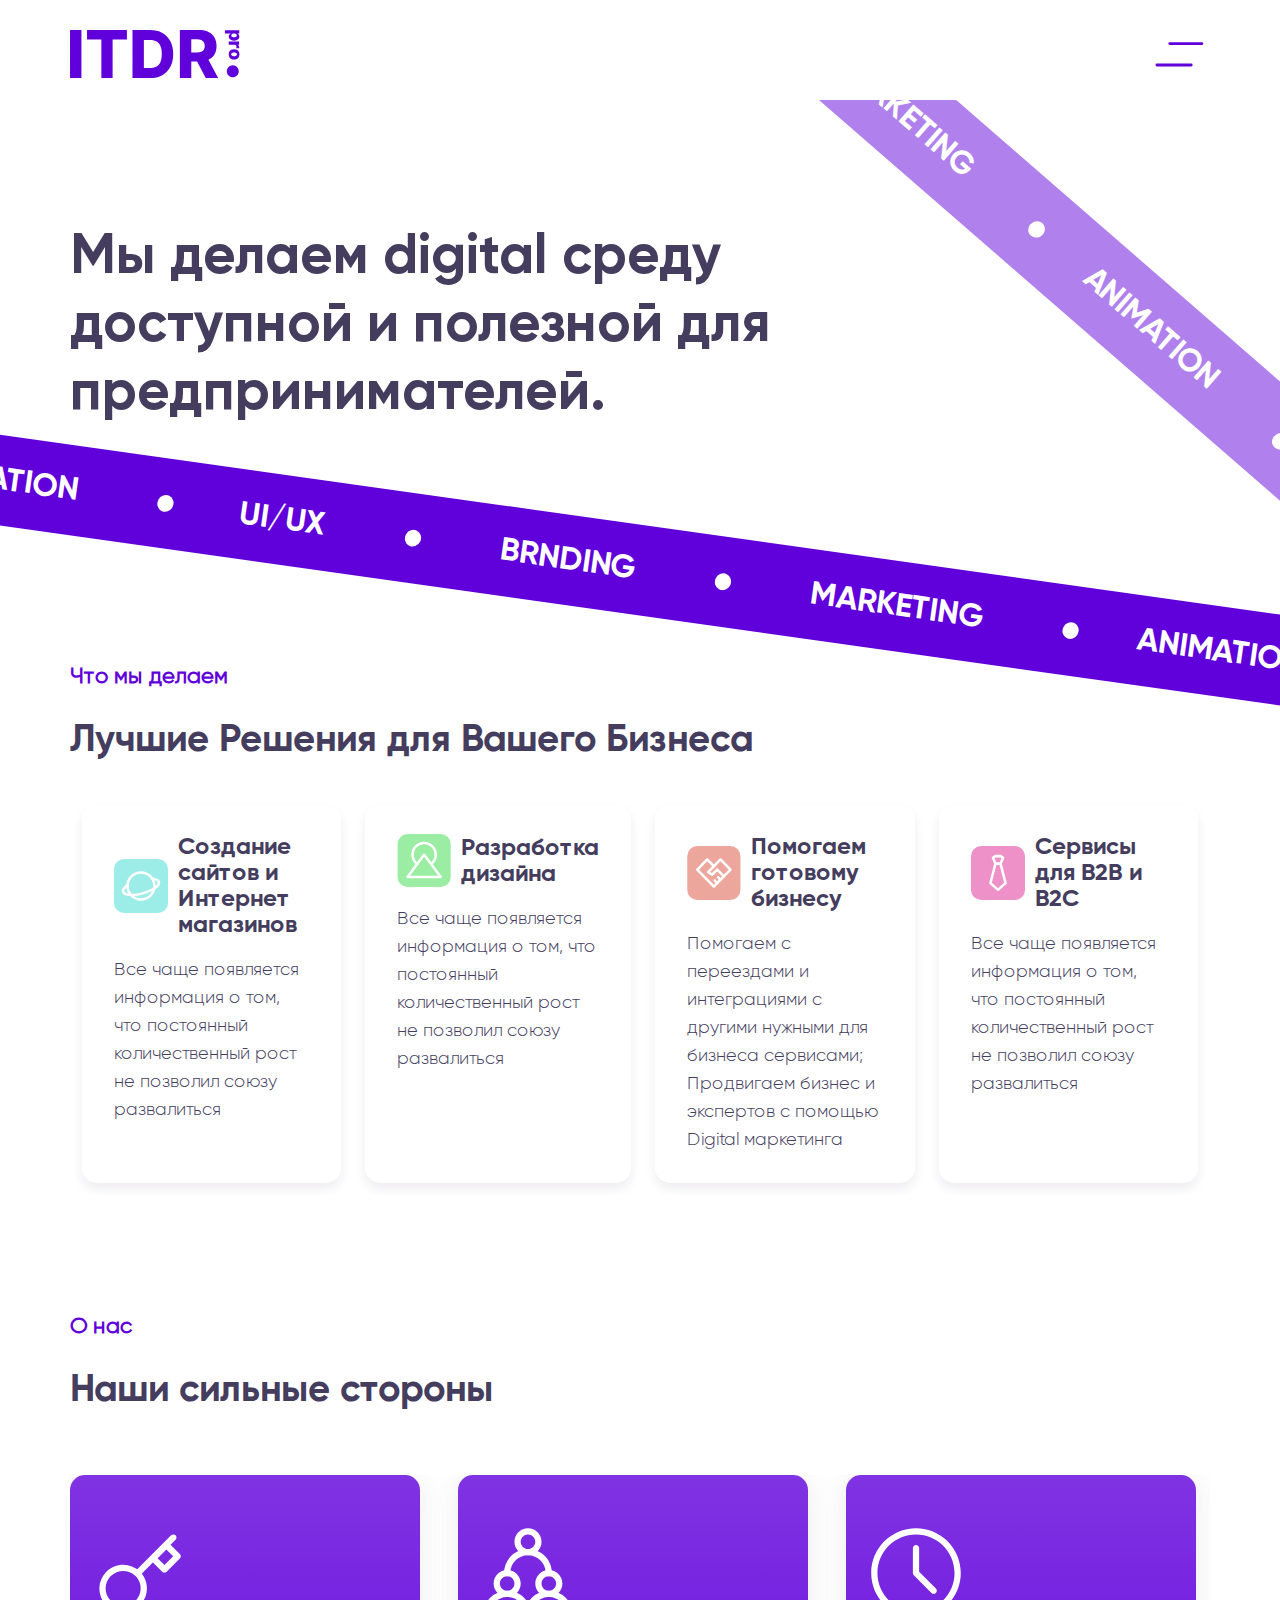
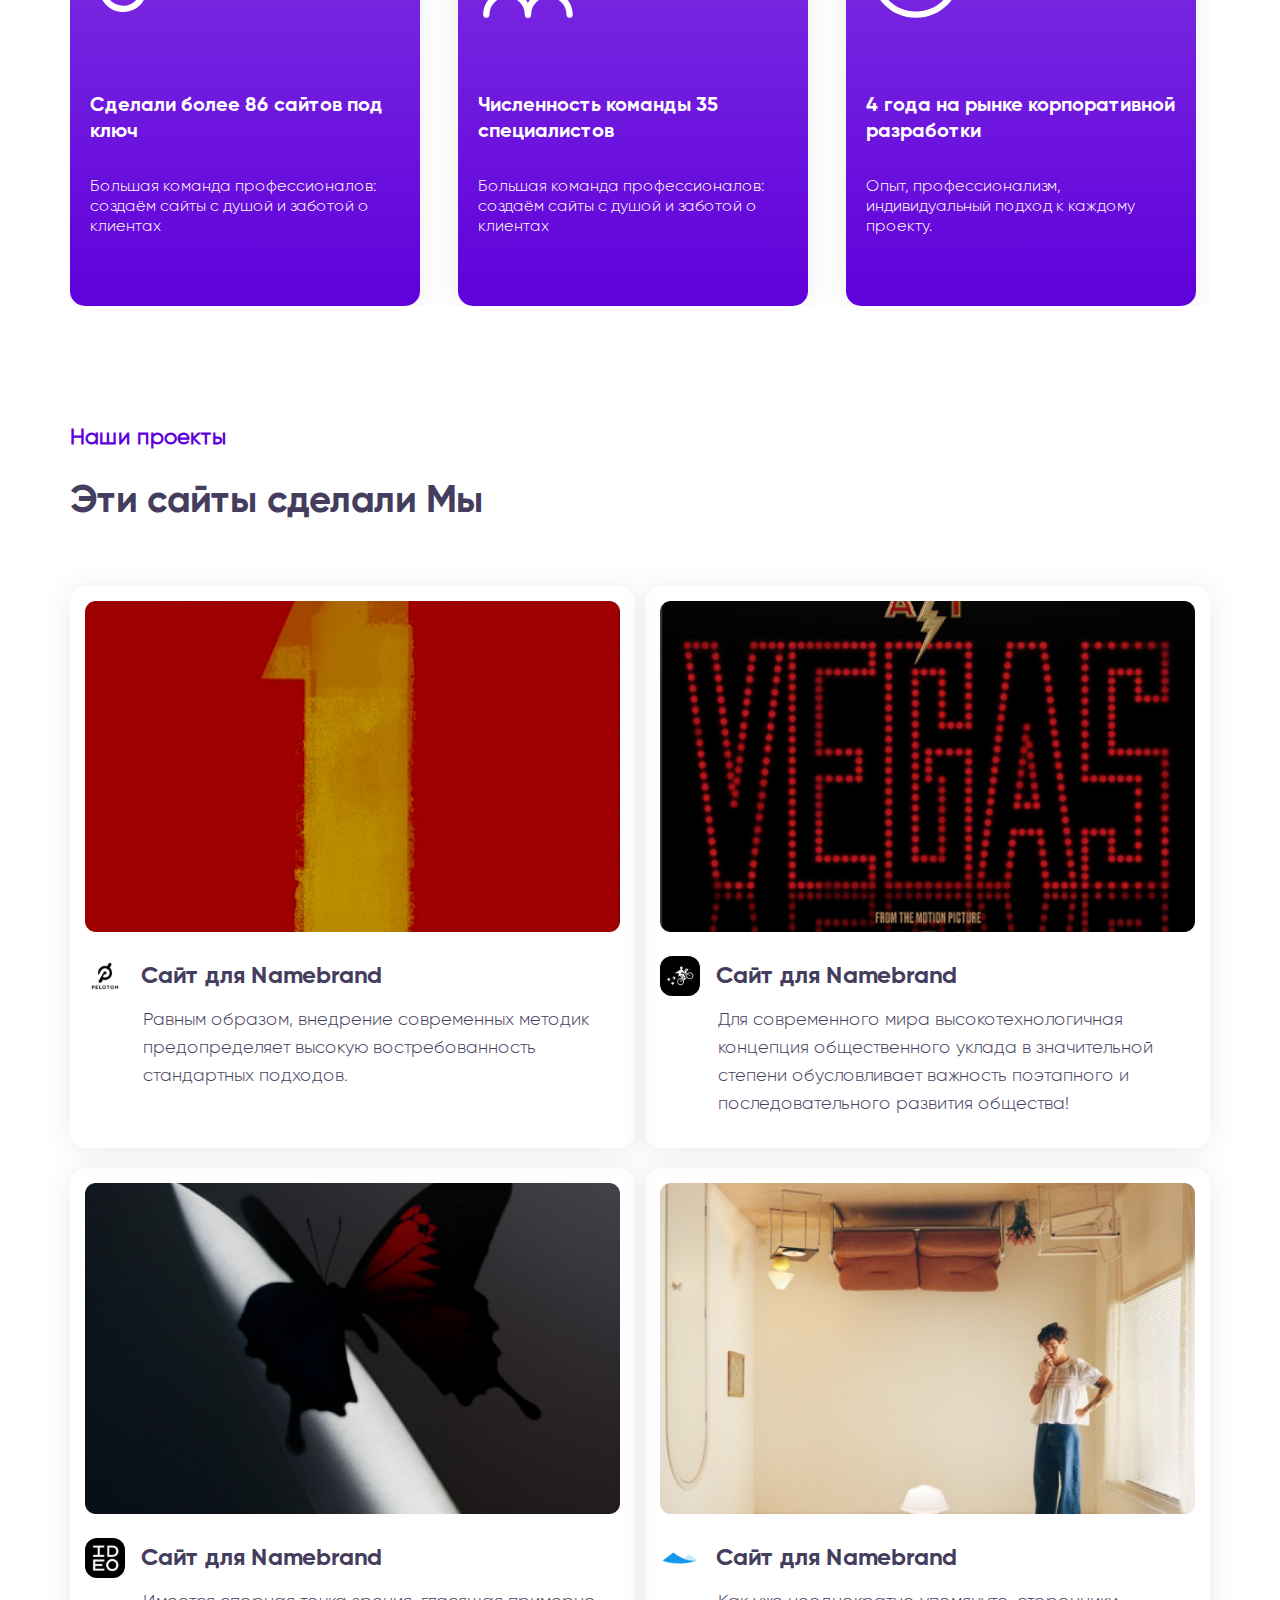
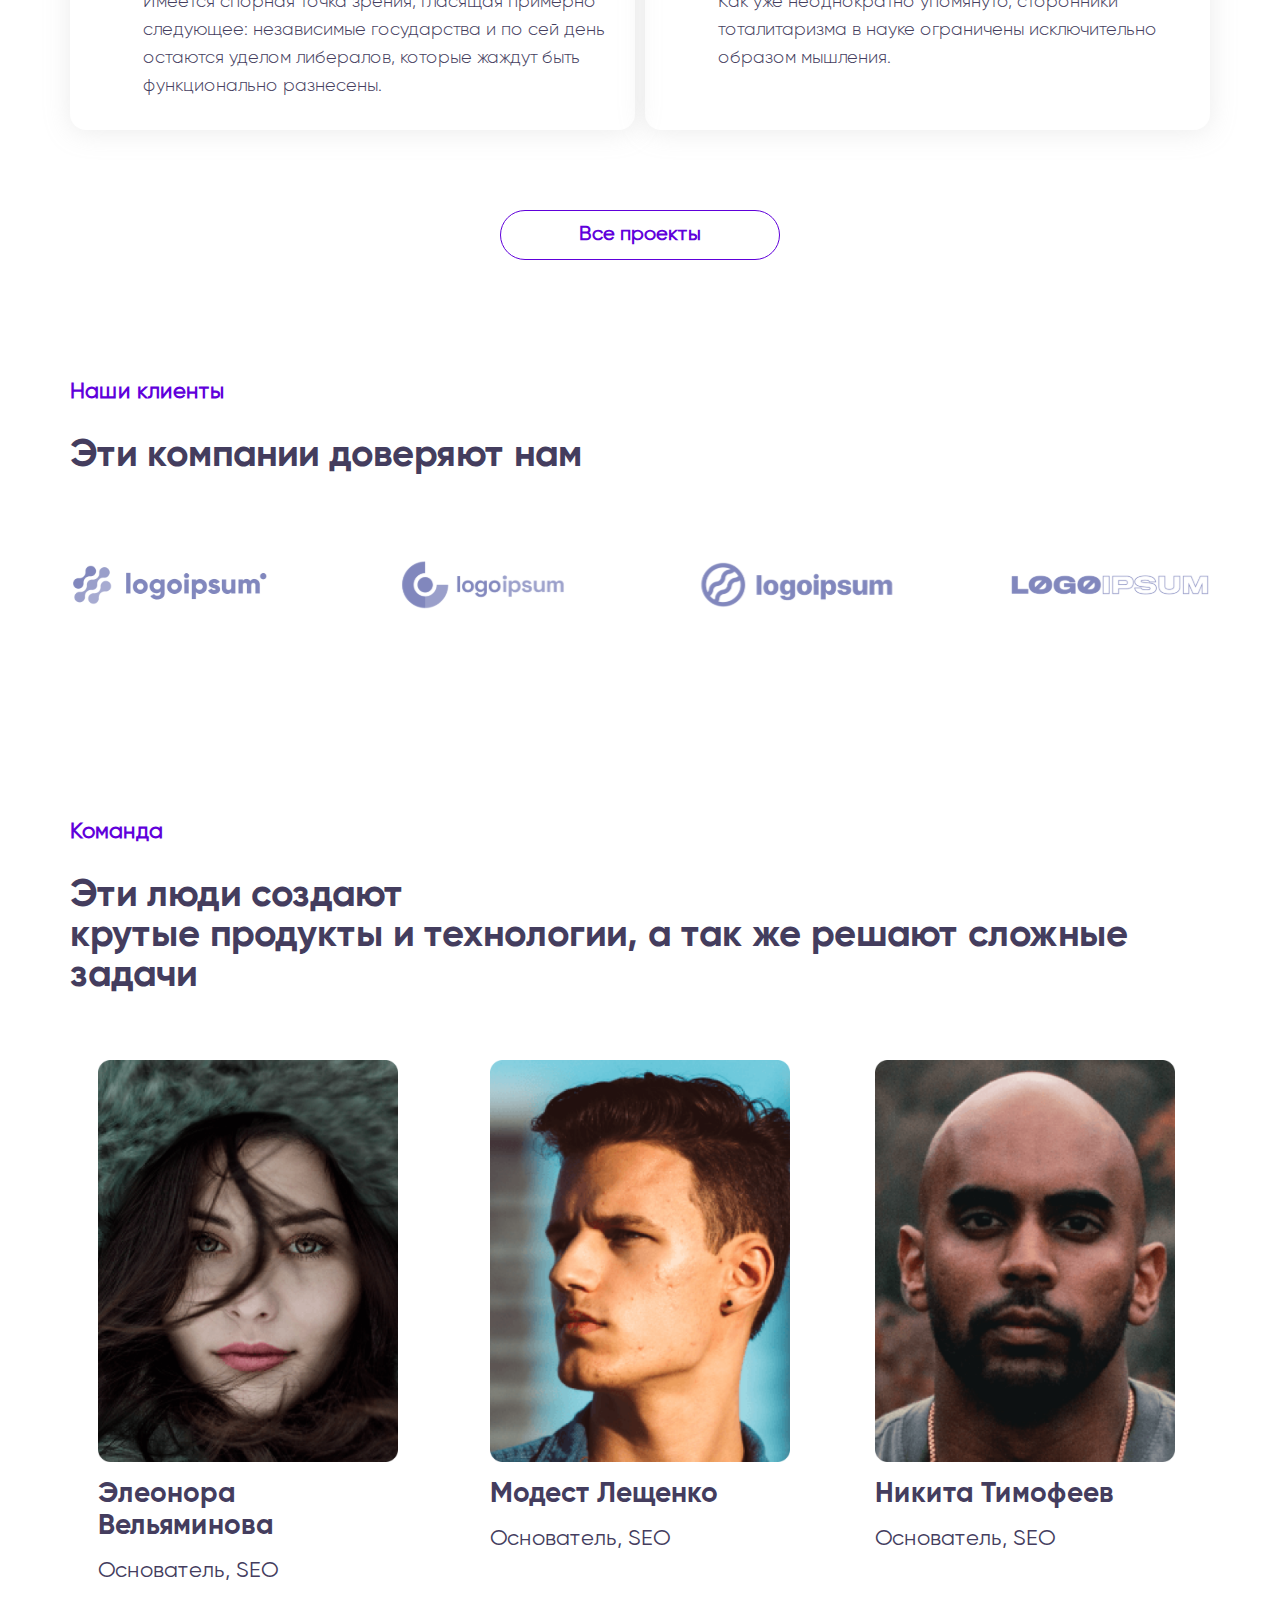
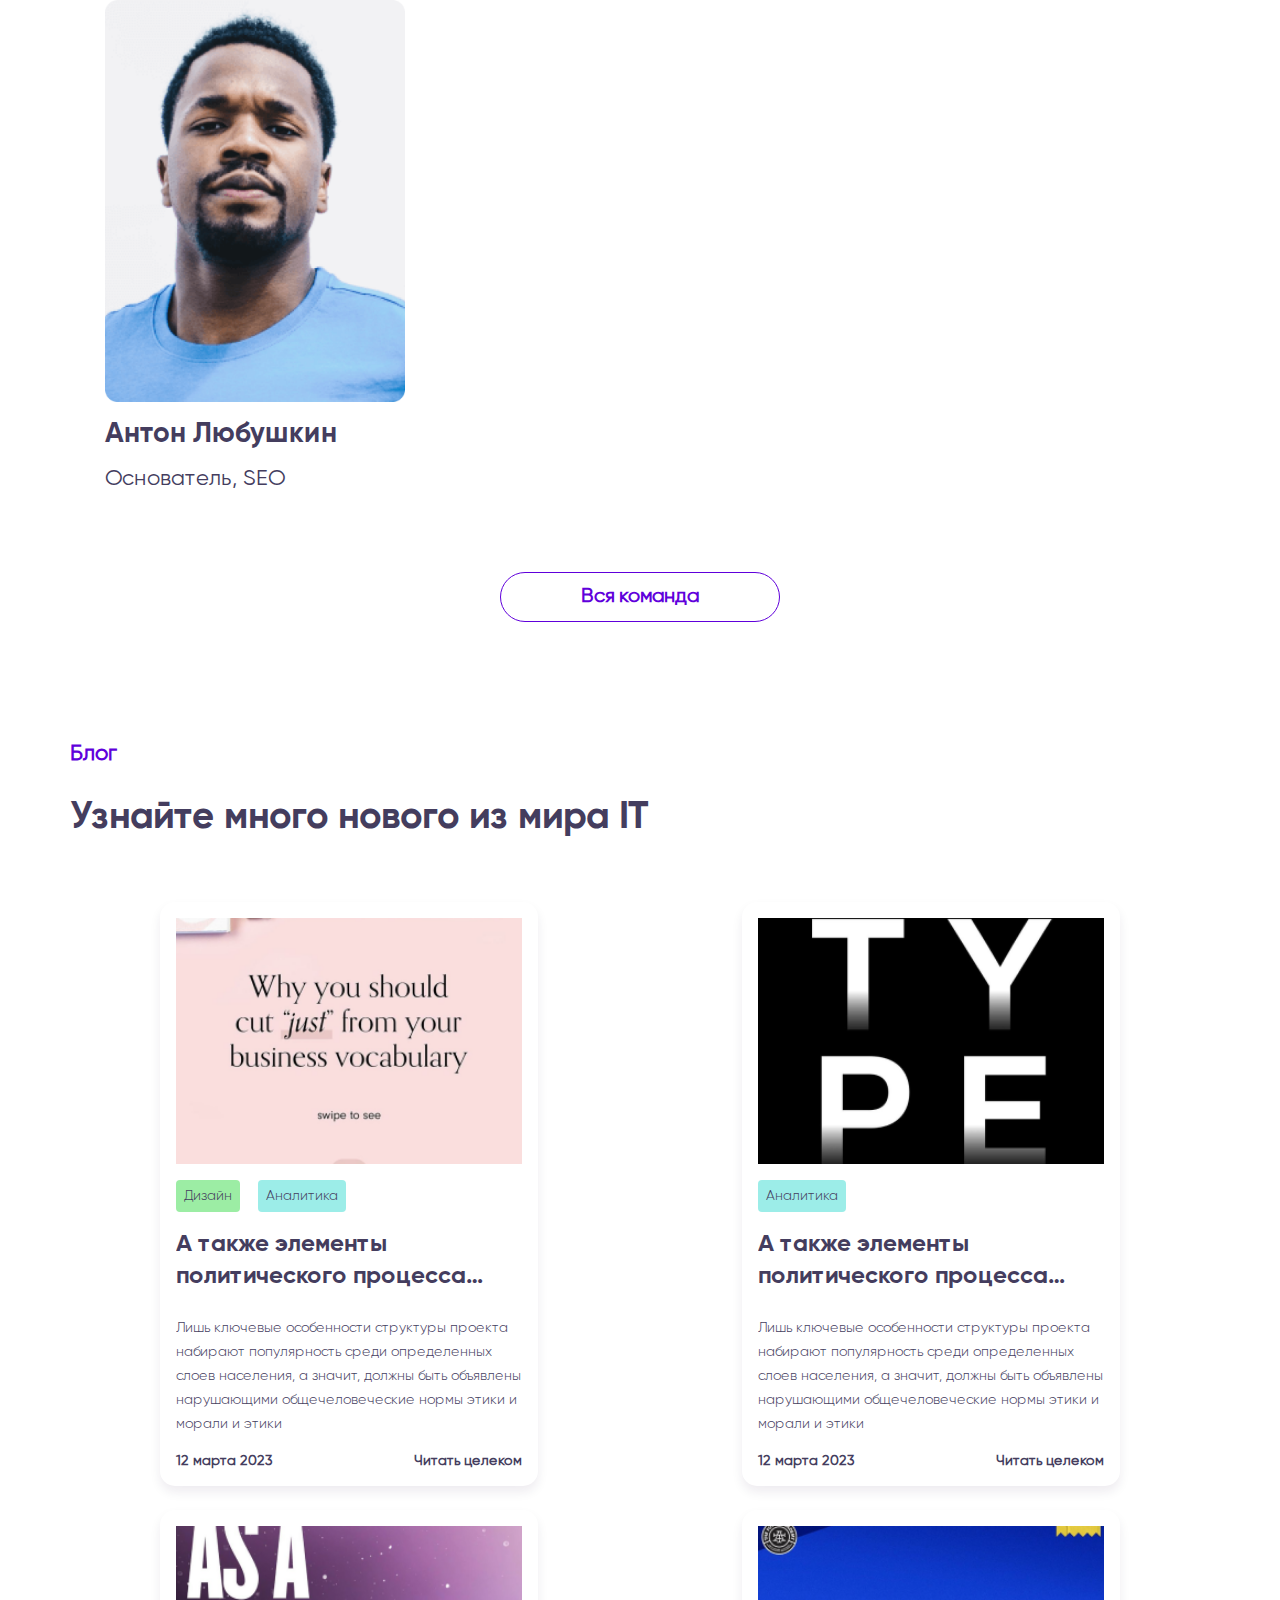
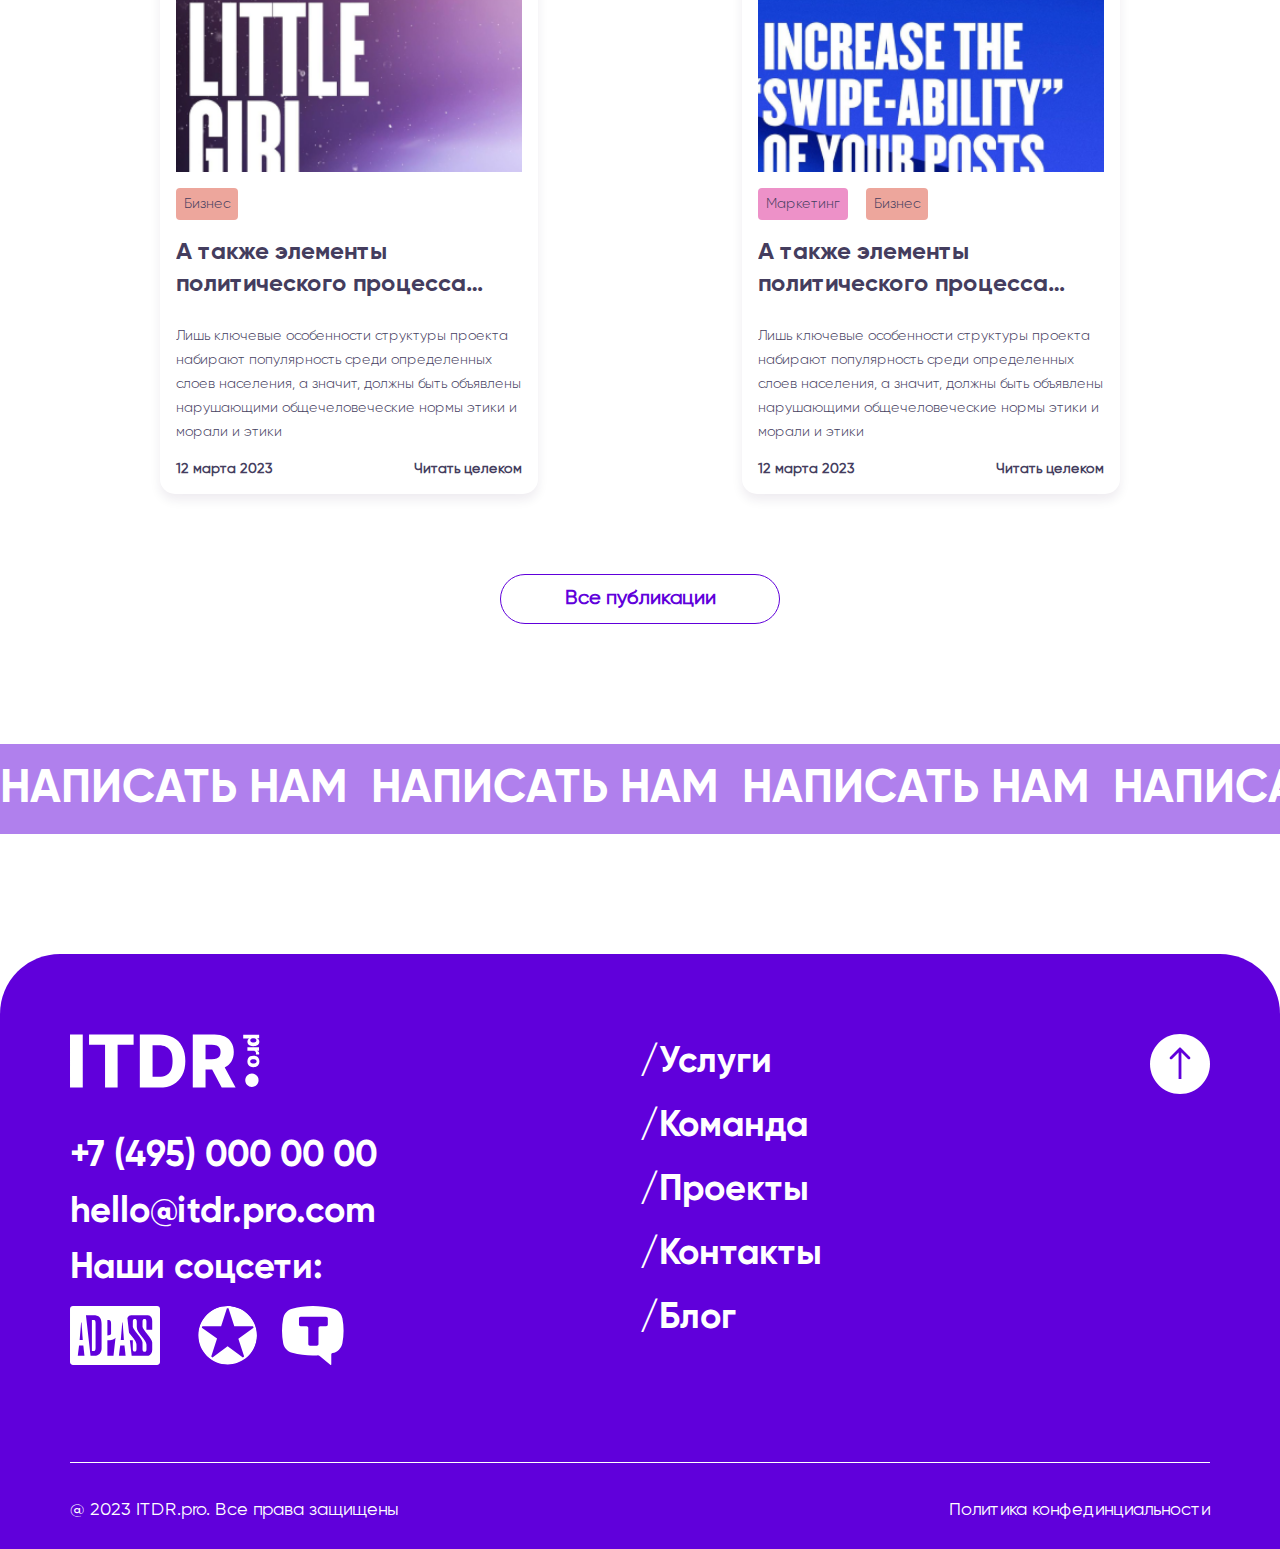
<file: index.html>
<!doctype html>
<html lang="ru">
  <head>
  <meta charset="UTF-8">
  <meta http-equiv="X-UA-Compatible" content="IE=edge">
  <meta name="viewport" content="width=device-width,initial-scale=1">
	<link rel="shortcut icon" href="favicon.ico" type="image/x-icon">
  <link rel="stylesheet" href="css/style.min.css">
  <style>
    @import url('https://fonts.googleapis.com/css2?family=Roboto&display=swap');
  </style>
  <title>ITDR.PRO</title>
</head>
  <body>
    <header class="header" id="#top">
  <div class="header__container">
    <nav class="header__menu menu">
        <a href="./index.html" class="logo header__logo"></a>
      <ul class="menu__list">
        <li class="menu__item"><a href="./index.html" class="menu__item_link"><img class="logo menu__logo" src="./images/icons/logo.svg" alt="Logo"></a></li>
        <li class="menu__item"><img class="burger menu__burger" id="burger" src="./images/icons/Buregr.svg" alt=""></li>
        <li class="menu__item">
          <a href="./modal.html">
          <button class="button button_lilac menu__button">Начать работать</button>
        </a>
        </li>
      </ul>
    </nav>
  </div>
  <div class="menu-mobile">
  <div class="menu-mobile__container menu-mobile__container-grid">
    <div class="menu-mobile__wrap">
      <a href="./index.html">
        <img src="./images/icons/logo-w.svg" alt="logo" class="menu-mobile__img menu-mobile__logo">
      </a>
      <img src="./images/icons/cross.svg" alt="" class="menu-mobile__img cross">
    </div>
    <div class="menu-mobile__list__wrap">
      <ul class="menu-mobile__list">
        <li class="footer__item menu-mobile__item"><a class="menu-mobile__link" href="./services.html">
            <p class="menu-mobile__text">Услуги</p>
            <p class="menu-mobile__text">/</p>
          </a></li>
        <li class="footer__item menu-mobile__item"><a class="menu-mobile__link" href="./team.html">
            <p class="menu-mobile__text">Команда</p>
            <p class="menu-mobile__text">/</p>
          </a></li>
        <li class="footer__item menu-mobile__item"><a class="menu-mobile__link" href="./projects.html">
            <p class="menu-mobile__text">Проекты</p>
            <p class="menu-mobile__text">/</p>
          </a></li>
        <li class="footer__item menu-mobile__item"><a class="menu-mobile__link" href="./404.html">
            <p class="menu-mobile__text">Контакты </p>
            <p class="menu-mobile__text">/</p>
          </a></li>
        <li class="footer__item menu-mobile__item"><a class="menu-mobile__link" href="./blog.html">
            <p class="menu-mobile__text">Блог</p>
            <p class="menu-mobile__text">/</p>
          </a></li>


      </ul>
    </div>
    <div class="menu-mobile__button-wrap">
      <a href="./modal.html">
      <button class="menu-mobile__button">Начать работать</button>
    </a>
    </div>
    <div class="menu-mobile__block">
      <div class="menu-mobile__block-wrap">
        <a href="https://adpass.ru/company/itdr-pro/">
          <img class="menu-mobile__social__img" src="./images/footer/li11.svg" alt="" class="footer__icon">
        </a>
        <a href="https://workspace.ru/contractors/ip-mannapov-linar-ayratovich/">
          <img class="menu-mobile__social__img" src="./images/footer/li22.svg" alt="" class="footer__icon">
        </a>
        <a href="https://tenchat.ru/itdrpro?utm_source=a1b74867-a4c5-4c1b-b69c-9f91bf115e64">
          <img class="menu-mobile__social__img" src="./images/footer/li33.svg" alt="" class="footer__icon">
        </a> 
      </div>
    </div>
  </div>
 
</div>
  </header>
    <div class="ticker-modal">
  <div class="ticker-modal__window">
    <h2 class="ticker-modal__subtitle">Подпишитесь на рассылку</h2>
    <img class="cross-modal ticker-modal__cross" src="./images/icons/cross-lilack.svg" alt="">
    <p class="ticker-modal__text">Узнавайте новости из мира IT быстрее отальных</p>
    <input class="modal-window__input ticker-modal__input" type="email" placeholder="E-mail">
    <button class="button button_lilac modal-window__btn ticker-modal__btn">Отправить</button>
    <div class="modal-window__wrap_bottom">
      <p class="modal-window__text_bottom">Нажимая на кнопку вы соглашаетесь с
      <a class="modal-window__link_bottom" href="./policy.html">политикой конфиденциальности</a> </p>
    </div>

  </div>

</div>
    <div class="wrapper">
      
      <div class="main">
  <div class="main__container">
    <!-- <a href="./index.html" class="header__logo logo"></a>
    <nav class="header__menu menu">
      <ul class="menu__list">
        <Li class="menu__item"><a href="#" class="menu__item_link"><img class="menu__logo logo" src="./images/icons/logo.svg" alt="Logo"></a></Li>
        <Li class="menu__item"><img class="menu__burger burger" src="./images/icons/Buregr.svg" alt=""></Li>
        <Li class="menu__item"><button class="menu__button button button_lilac">Начать работать</button></Li>
      </ul>
    </nav> -->
    <h1 class="main__title">Мы делаем digital среду доступной и полезной для предпринимателей.</h1>
    
  </div>
  <div class="slider slider-second">
  <div class="slide-track slide-track-second">
    <div class="slide slide__wrap">
      <p>ANIMATION</p>
      <img src="./images/icons/Ellipse.svg" alt="">
    </div>
    <div class="slide slide__wrap">
      <p>UI/UX</p>
      <img src="./images/icons/Ellipse.svg" alt="">
    </div>
    <div class="slide slide__wrap">
      <p>BRNDING</p>
      <img src="./images/icons/Ellipse.svg" alt="">
    </div>
    <div class="slide slide__wrap">
      <p>MARKETING</p>
      <img src="./images/icons/Ellipse.svg" alt="">
    </div>
    <div class="slide slide__wrap">
      <p>ANIMATION</p>
      <img src="./images/icons/Ellipse.svg" alt="">
    </div>
    <div class="slide slide__wrap">
      <p>UI/UX</p>
      <img src="./images/icons/Ellipse.svg" alt="">
    </div>
    <div class="slide slide__wrap">
      <p>BRNDING</p>
      <img src="./images/icons/Ellipse.svg" alt="">
    </div>
    <div class="slide slide__wrap">
      <p>MARKETING</p>
      <img src="./images/icons/Ellipse.svg" alt="">
    </div>
    <div class="slide slide__wrap">
      <p>ANIMATION</p>
      <img src="./images/icons/Ellipse.svg" alt="">
    </div>
    <div class="slide slide__wrap">
      <p>UI/UX</p>
      <img src="./images/icons/Ellipse.svg" alt="">
    </div>
    <div class="slide slide__wrap">
      <p>BRNDING</p>
      <img src="./images/icons/Ellipse.svg" alt="">
    </div>
    <div class="slide slide__wrap">
      <p>MARKETING</p>
      <img src="./images/icons/Ellipse.svg" alt="">
    </div>
    <div class="slide slide__wrap">
      <p>ANIMATION</p>
      <img src="./images/icons/Ellipse.svg" alt="">
    </div>
    <div class="slide slide__wrap">
      <p>UI/UX</p>
      <img src="./images/icons/Ellipse.svg" alt="">
    </div>
    <div class="slide slide__wrap">
      <p>BRNDING</p>
      <img src="./images/icons/Ellipse.svg" alt="">
    </div>
    <div class="slide slide__wrap">
      <p>MARKETING</p>
      <img src="./images/icons/Ellipse.svg" alt="">
    </div>
    <div class="slide slide__wrap">
      <p>ANIMATION</p>
      <img src="./images/icons/Ellipse.svg" alt="">
    </div>
    <div class="slide slide__wrap">
      <p>UI/UX</p>
      <img src="./images/icons/Ellipse.svg" alt="">
    </div>
    <div class="slide slide__wrap">
      <p>BRNDING</p>
      <img src="./images/icons/Ellipse.svg" alt="">
    </div>
    <div class="slide slide__wrap">
      <p>MARKETING</p>
      <img src="./images/icons/Ellipse.svg" alt="">
    </div>
    <div class="slide slide__wrap">
      <p>ANIMATION</p>
      <img src="./images/icons/Ellipse.svg" alt="">
    </div>
    <div class="slide slide__wrap">
      <p>UI/UX</p>
      <img src="./images/icons/Ellipse.svg" alt="">
    </div>
    <div class="slide slide__wrap">
      <p>BRNDING</p>
      <img src="./images/icons/Ellipse.svg" alt="">
    </div>
    <div class="slide slide__wrap">
      <p>MARKETING</p>
      <img src="./images/icons/Ellipse.svg" alt="">
    </div>
    <div class="slide slide__wrap">
      <p>ANIMATION</p>
      <img src="./images/icons/Ellipse.svg" alt="">
    </div>
    <div class="slide slide__wrap">
      <p>UI/UX</p>
      <img src="./images/icons/Ellipse.svg" alt="">
    </div>
    <div class="slide slide__wrap">
      <p>BRNDING</p>
      <img src="./images/icons/Ellipse.svg" alt="">
    </div>
    <div class="slide slide__wrap">
      <p>MARKETING</p>
      <img src="./images/icons/Ellipse.svg" alt="">
    </div>
    <div class="slide slide__wrap">
      <p>ANIMATION</p>
      <img src="./images/icons/Ellipse.svg" alt="">
    </div>
    <div class="slide slide__wrap">
      <p>UI/UX</p>
      <img src="./images/icons/Ellipse.svg" alt="">
    </div>
    <div class="slide slide__wrap">
      <p>BRNDING</p>
      <img src="./images/icons/Ellipse.svg" alt="">
    </div>
    <div class="slide slide__wrap">
      <p>MARKETING</p>
      <img src="./images/icons/Ellipse.svg" alt="">
    </div>
   
  </div>
</div>
  <div class="slider slider_first">
  <div class="slide-track">
    <div class="slide slide__wrap">
      <p>ANIMATION</p>
      <img src="./images/icons/Ellipse.svg" alt="">
    </div>
    <div class="slide slide__wrap">
      <p>UI/UX</p>
      <img src="./images/icons/Ellipse.svg" alt="">
    </div>
    <div class="slide slide__wrap">
      <p>BRNDING</p>
      <img src="./images/icons/Ellipse.svg" alt="">
    </div>
    <div class="slide slide__wrap">
      <p>MARKETING</p>
      <img src="./images/icons/Ellipse.svg" alt="">
    </div>
    <div class="slide slide__wrap">
      <p>ANIMATION</p>
      <img src="./images/icons/Ellipse.svg" alt="">
    </div>
    <div class="slide slide__wrap">
      <p>UI/UX</p>
      <img src="./images/icons/Ellipse.svg" alt="">
    </div>
    <div class="slide slide__wrap">
      <p>BRNDING</p>
      <img src="./images/icons/Ellipse.svg" alt="">
    </div>
    <div class="slide slide__wrap">
      <p>MARKETING</p>
      <img src="./images/icons/Ellipse.svg" alt="">
    </div>
    <div class="slide slide__wrap">
      <p>ANIMATION</p>
      <img src="./images/icons/Ellipse.svg" alt="">
    </div>
    <div class="slide slide__wrap">
      <p>UI/UX</p>
      <img src="./images/icons/Ellipse.svg" alt="">
    </div>
    <div class="slide slide__wrap">
      <p>BRNDING</p>
      <img src="./images/icons/Ellipse.svg" alt="">
    </div>
    <div class="slide slide__wrap">
      <p>MARKETING</p>
      <img src="./images/icons/Ellipse.svg" alt="">
    </div>
    <div class="slide slide__wrap">
      <p>ANIMATION</p>
      <img src="./images/icons/Ellipse.svg" alt="">
    </div>
    <div class="slide slide__wrap">
      <p>UI/UX</p>
      <img src="./images/icons/Ellipse.svg" alt="">
    </div>
    <div class="slide slide__wrap">
      <p>BRNDING</p>
      <img src="./images/icons/Ellipse.svg" alt="">
    </div>
    <div class="slide slide__wrap">
      <p>MARKETING</p>
      <img src="./images/icons/Ellipse.svg" alt="">
    </div>
    <div class="slide slide__wrap">
      <p>ANIMATION</p>
      <img src="./images/icons/Ellipse.svg" alt="">
    </div>
    <div class="slide slide__wrap">
      <p>UI/UX</p>
      <img src="./images/icons/Ellipse.svg" alt="">
    </div>
    <div class="slide slide__wrap">
      <p>BRNDING</p>
      <img src="./images/icons/Ellipse.svg" alt="">
    </div>
    <div class="slide slide__wrap">
      <p>MARKETING</p>
      <img src="./images/icons/Ellipse.svg" alt="">
    </div>
    <div class="slide slide__wrap">
      <p>ANIMATION</p>
      <img src="./images/icons/Ellipse.svg" alt="">
    </div>
    <div class="slide slide__wrap">
      <p>UI/UX</p>
      <img src="./images/icons/Ellipse.svg" alt="">
    </div>
    <div class="slide slide__wrap">
      <p>BRNDING</p>
      <img src="./images/icons/Ellipse.svg" alt="">
    </div>
    <div class="slide slide__wrap">
      <p>MARKETING</p>
      <img src="./images/icons/Ellipse.svg" alt="">
    </div>
    <div class="slide slide__wrap">
      <p>ANIMATION</p>
      <img src="./images/icons/Ellipse.svg" alt="">
    </div>
    <div class="slide slide__wrap">
      <p>UI/UX</p>
      <img src="./images/icons/Ellipse.svg" alt="">
    </div>
    <div class="slide slide__wrap">
      <p>BRNDING</p>
      <img src="./images/icons/Ellipse.svg" alt="">
    </div>
    <div class="slide slide__wrap">
      <p>MARKETING</p>
      <img src="./images/icons/Ellipse.svg" alt="">
    </div>
    <div class="slide slide__wrap">
      <p>ANIMATION</p>
      <img src="./images/icons/Ellipse.svg" alt="">
    </div>
    <div class="slide slide__wrap">
      <p>UI/UX</p>
      <img src="./images/icons/Ellipse.svg" alt="">
    </div>
    <div class="slide slide__wrap">
      <p>BRNDING</p>
      <img src="./images/icons/Ellipse.svg" alt="">
    </div>
    <div class="slide slide__wrap">
      <p>MARKETING</p>
      <img src="./images/icons/Ellipse.svg" alt="">
    </div>
   
  </div>
</div>
  

      
<section class="best">
  <div class="best__container">
  <h3 class="best__subtitle_second">Что мы делаем</h3>
  <h2 class="best__subtitle">Лучшие Решения для Вашего Бизнеса</h2>
  <div class="best__wrapper">
    <div class="best__wrap">
      <div class="best__block">
        <img class="best__img" src="./images/icon-best/1.svg" alt="">
        <h4 class="best__description">Создание сайтов и Интернет магазинов</h4>
      </div>
      <p class="best__text">Все чаще появляется информация о том, что постоянный количественный рост не позволил союзу развалиться</p>
    </div>
    <div class="best__wrap">
      <div class="best__block">
        <img class="best__img" src="./images/icon-best/2.svg" alt="">
        <h4 class="best__description">Разработка дизайна</h4>
      </div>
      <p class="best__text">Все чаще появляется информация о том, что постоянный количественный рост не позволил союзу развалиться</p>
    </div>
    <div class="best__wrap">
      <div class="best__block">
        <img class="best__img" src="./images/icon-best/3.svg" alt="">
        <h4 class="best__description">Помогаем готовому бизнесу</h4>
      </div>
      <p class="best__text">Помогаем с переездами и интеграциями с другими нужными для бизнеса сервисами;
        Продвигаем бизнес и экспертов с помощью Digital маркетинга</p>
    </div>
    <div class="best__wrap">
      <div class="best__block">
        <img class="best__img" src="./images/icon-best/4.svg" alt="">
        <h4 class="best__description">Сервисы для 
          B2B и B2C</h4>
      </div>
      <p class="best__text">Все чаще появляется информация о том, что постоянный количественный рост не позволил союзу развалиться</p>
    </div>
  </div>
</div>
</section>

      <section class="about">
  <div class="about__container">
    <h3 class="about__subtitle_second">О нас</h3>
    <h2 class="about__subtitle">Наши сильные стороны</h2>
    <div class="about__wrapper">
      <div class="about__wrap">
        <img class="about__img" src="./images/about/key.svg" alt="icon">
        <h4 class="about__description">Сделали более 86 сайтов 
          под ключ</h4>
        <p class="about__text">Большая команда профессионалов: создаём сайты с душой и заботой о клиентах</p>
      </div>
    
      <div class="about__wrap">
        <img class="about__img" src="./images/about/every-user.svg" alt="icon">
        <h4 class="about__description">Численность команды 
          35 специалистов</h4>
        <p class="about__text">Большая команда профессионалов: создаём сайты с душой и заботой о клиентах</p>
      </div>
    
      <div class="about__wrap">
        <img class="about__img" src="./images/about/time.svg" alt="icon">
        <h4 class="about__description">4 года на рынке
          корпоративной разработки</h4>
        <p class="about__text">Опыт, профессионализм, индивидуальный подход к каждому проекту.</p>
      </div>
 
      <div class="about__wrap">
        <img class="about__img" src="./images/about/people-speak.svg" alt="icon">
        <h4 class="about__description">Глубоко погружаемся в бизнес клиента</h4>
        <p class="about__text">Говорим на одном языке и создаем решения, которые работают 
          на его пользу</p>
      </div>
      <div class="about__wrap">
        <img class="about__img" src="./images/about/six-points.svg" alt="icon">
        <h4 class="about__description">Комплексное решение для вашего бизнеса</h4>
        <p class="about__text">Делаем сайт, CRM, бухгалтерию и все нужные сервисы в рамках одного проекта</p>
      </div>
      <div class="about__wrap">
        <img class="about__img" src="./images/about/grinning-face-with-squinting-eyes.svg" alt="icon">
        <h4 class="about__description">Комплексный подход
          к каждому клиенту</h4>
        <p class="about__text">Делаем весь проект от совместного брифинга до привлечения трафика</p>
      </div>
      <div class="about__wrap">
        
        <h4 class="about__description">Избавьтесь от головной боли с подрядчиками</h4>
          <h4 class="about__description">НАЧНИТЕ ПРОЕКТ ПОД КЛЮЧ</h4>
          <img class="about__img" src="./images/about/Arrow2.svg" alt="icon">
      </div>
    </div>

  </div>
</section>
      <section class="projects">
  <div class="projects__container">
    <h3 class="projects__subtitle_second">Наши проекты</h3>
  <h2 class="projects__subtitle">Эти сайты сделали Мы</h2>
  <div class="projects__wrapper">
    <a class="projects__link" href="./project.html">
    <div class="projects__wrap">
      <img class="projects__image" src="./images/projects/project1.png" alt="">
      <div class="projects__block">
        <img class="projects__img" src="./images/projects/projects-icon/projects-icon1.svg" alt="">
        <h4 class="projects__description">Сайт для Namebrand </h4>
      </div>
      <p class="projects__text">Равным образом, внедрение современных методик предопределяет высокую востребованность стандартных подходов.</p>
    </div>
  </a>
  <a class="projects__link" href="./project.html">
    <div class="projects__wrap">
      <img class="projects__image" src="./images/projects/project2.png" alt="">
      <div class="projects__block">
        <img class="projects__img" src="./images/projects/projects-icon/projects-icon2.svg" alt="">
        <h4 class="projects__description">Сайт для Namebrand </h4>
      </div>
      <p class="projects__text">Для современного мира высокотехнологичная концепция общественного уклада в значительной степени обусловливает важность поэтапного и последовательного развития общества!</p>
    </div>
  </a>
  <a class="projects__link" href="./project.html">
    <div class="projects__wrap">
      <img class="projects__image" src="./images/projects/project3.png" alt="">
      <div class="projects__block">
        <img class="projects__img" src="./images/projects/projects-icon/projects-icon3.svg" alt="">
        <h4 class="projects__description">Сайт для Namebrand </h4>
      </div>
      <p class="projects__text">Имеется спорная точка зрения, гласящая примерно следующее: независимые государства и по сей день остаются уделом либералов, которые жаждут быть функционально разнесены.</p>
    </div>
  </a>
  <a class="projects__link" href="./project.html">
    <div class="projects__wrap">
      <img class="projects__image" src="./images/projects/project4.png" alt="">
      <div class="projects__block">
        <img class="projects__img" src="./images/projects/projects-icon/projects-icon4.svg" alt="">
        <h4 class="projects__description">Сайт для Namebrand </h4>
      </div>
      <p class="projects__text">Как уже неоднократно упомянуто, сторонники тоталитаризма в науке ограничены исключительно образом мышления.</p>
    </div>
  </a>
  </div>
  <a href="./projects.html">
  <button class="button projects__btn">Все проекты</button></a>


  </div>
</section>
      
<section class="clients">
  <div class="clients__container">
  <h3 class="clients__subtitle_second">Наши клиенты</h3>
  <h2 class="clients__subtitle">Эти компании доверяют нам</h2>
  <div class="clients__wrapper">
    <img src="./images/clients/client1.svg" alt="" class="clients__img">
    <img src="./images/clients/client2.svg" alt="" class="clients__img">
    <img src="./images/clients/client3.svg" alt="" class="clients__img">
    <img src="./images/clients/client4.svg" alt="" class="clients__img">
  </div>
</div>
</section>
      <section class="team">
  <div class="team__container">
   <h3 class="team__subtitle_second">Команда</h3>
   <h2 class="team__subtitle">Эти люди создают <br>
    крутые продукты и технологии,
    а так же решают сложные задачи</h2>
    <div class="team__wrapper">
      <div class="team__wrap">
        <div class="team__block">
          <img src="./images/team/team1.png" alt="photo" class="team__img">
          <h4 class="team__description">Элеонора Вельяминова</h4>
          <p class="team__text">Основатель, SEO</p>
        </div>
      </div>
      <div class="team__wrap">
        <div class="team__block">
          <img src="./images/team/team4.png" alt="photo" class="team__img">
          <h4 class="team__description">Модест Лещенко</h4>
          <p class="team__text">Основатель, SEO</p>
        </div>
      </div>
      <div class="team__wrap">
        <div class="team__block">
          <img src="./images/team/team2.png" alt="photo" class="team__img">
          <h4 class="team__description">Никита Тимофеев</h4>
          <p class="team__text">Основатель, SEO</p>
        </div>
      </div>
      <div class="team__wrap">
        <div class="team__block">
          <img src="./images/team/team3.png" alt="photo" class="team__img">
          <h4 class="team__description">Антон Любушкин</h4>
          <p class="team__text">Основатель, SEO</p>
        </div>
      </div>
    </div>
    <a href="./team.html">
    <button class="button projects__btn">Вся команда</button> 
  </a>
    </div>
</section>
      <section class="blog">
  <div class="blog__container">
   <h3 class="blog__subtitle_second">Блог</h3>
   <h2 class="blog__subtitle">Узнайте много нового из мира IT</h2>
    <div class="blog__wrapper">
      <div class="blog__wrap">
          <img src="./images/blog/blog1.png" alt="photo" class="blog__image">
          <div class="blog__block-icon">
            <p class="blog__text-color blog__text-color_green">Дизайн</p>
            <p class="blog__text-color blog__text-color_blue">Аналитика</p>
          </div>
          <h4 class="blog__description">А также элементы политического процесса формируют глобальную экономическую сеть и при этом —  ограничены исключительно образом мышления.</h4>
          <p class="blog__text">Лишь ключевые особенности структуры проекта набирают популярность среди определенных слоев населения, а значит, должны быть объявлены нарушающими общечеловеческие нормы этики и морали и этики</p>
          <div class="blog__wrap-data">
            <p class="blog__data">12 марта 2023</p>
            <p class="blog__more">Читать целеком</p>
          </div>  
      </div>
      <div class="blog__wrap">
        <img src="./images/blog/blog2.png" alt="photo" class="blog__image">
        <div class="blog__block-icon">
          <p class="blog__text-color blog__text-color_blue">Аналитика</p>
        </div>
        <h4 class="blog__description">А также элементы политического процесса формируют глобальную экономическую сеть и при этом —  ограничены исключительно образом мышления.</h4>
        <p class="blog__text">Лишь ключевые особенности структуры проекта набирают популярность среди определенных слоев населения, а значит, должны быть объявлены нарушающими общечеловеческие нормы этики и морали и этики</p>
        <div class="blog__wrap-data">
          <p class="blog__data">12 марта 2023</p>
          <p class="blog__more">Читать целеком</p>
        </div>  
    </div>
    <div class="blog__wrap">
      <img src="./images/blog/blog3.png" alt="photo" class="blog__image">
      <div class="blog__block-icon">
        <p class="blog__text-color blog__text-color_orange">Бизнес</p>
      </div>
      <h4 class="blog__description">А также элементы политического процесса формируют глобальную экономическую сеть и при этом —  ограничены исключительно образом мышления.</h4>
      <p class="blog__text">Лишь ключевые особенности структуры проекта набирают популярность среди определенных слоев населения, а значит, должны быть объявлены нарушающими общечеловеческие нормы этики и морали и этики</p>
      <div class="blog__wrap-data">
        <p class="blog__data">12 марта 2023</p>
        <p class="blog__more">Читать целеком</p>
      </div>  
  </div>
  <div class="blog__wrap">
    <img src="./images/blog/blog4.png" alt="photo" class="blog__image">
    <div class="blog__block-icon">
      <p class="blog__text-color blog__text-color_pink">Маркетинг</p>
      <p class="blog__text-color blog__text-color_orange">Бизнес</p>
    </div>
    <h4 class="blog__description">А также элементы политического процесса формируют глобальную экономическую сеть и при этом —  ограничены исключительно образом мышления.</h4>
    <p class="blog__text">Лишь ключевые особенности структуры проекта набирают популярность среди определенных слоев населения, а значит, должны быть объявлены нарушающими общечеловеческие нормы этики и морали и этики</p>
    <div class="blog__wrap-data">
      <p class="blog__data">12 марта 2023</p>
      <p class="blog__more">Читать целеком</p>
    </div>  
</div>

     
    </div>
    <button class="button projects__btn">Все публикации</button> 
    </div>
    <a href="./modal.html">
 <div class="marquee ticker">
  <span class="ticker__text">НАПИСАТЬ НАМ    &nbsp;</span>
  <span class="ticker__text">НАПИСАТЬ НАМ    &nbsp;</span>
  <span class="ticker__text">НАПИСАТЬ НАМ    &nbsp;</span>
  <span class="ticker__text">НАПИСАТЬ НАМ    &nbsp;</span>
  <span class="ticker__text">НАПИСАТЬ НАМ    &nbsp;</span>
  <span class="ticker__text">НАПИСАТЬ НАМ    &nbsp;</span>
  <span class="ticker__text">НАПИСАТЬ НАМ    &nbsp;</span>
</div>



</a>
</section>
      

      

      <footer class="footer">
  <div class="footer__container">
    <div class="footer__wrapper">
    <ul class="footer__list">
      <li class="footer__item footer__item_img"> 
        <a href="./index.html">
          <img class="footer__img" src="./images/icons/logo-w.svg" alt="logo">
        </a>
        <a href="#top"><img class="footer__img_second" src="./images/icons/arrow.svg" alt="arrow"></a>
      </li>
      <li class="footer__item">
        <a class="footer__link" href="+74950000000">+7 (495) 000 00 00</a>
      </li>
      <li class="footer__item">
        <a class="footer__link" href="hello@itdr.pro.com">hello@itdr.pro.com</a>
      </li>
      <li class="footer__item">Наши соцсети:</li>
      <li class="footer__item footer__item_social">
        <a href="https://adpass.ru/company/itdr-pro/">
          <img class="footer__item_social__img" src="./images/footer/li11.svg" alt="" class="footer__icon footer__icon_first">
        </a>
        <a href="https://workspace.ru/contractors/ip-mannapov-linar-ayratovich/">
          <img class="footer__item_social__img" src="./images/footer/li22.svg" alt="" class="footer__icon">
        </a>
        <a href="https://tenchat.ru/itdrpro?utm_source=a1b74867-a4c5-4c1b-b69c-9f91bf115e64">
          <img class="footer__item_social__img" src="./images/footer/li33.svg" alt="" class="footer__icon">
        </a>
      </li>
    </ul>
    <ul class="footer__list">
      <li class="footer__item"><a class="footer__item__link" href="./services.html">/Услуги</a></li>
      <li class="footer__item"><a class="footer__item__link" href="./team.html">/Команда</a></li>
      <li class="footer__item"><a class="footer__item__link" href="./projects.html">/Проекты</a></li>
      <li class="footer__item"><a class="footer__item__link" href="./404.html">/Контакты</a></li>
      <li class="footer__item"><a class="footer__item__link" href="./blog.html">/Блог</a></li>
    </ul>
  </div>
  <hr class="footer__line">
  <div class="footer__small">
    <p class="footer__small__text">@ 2023 ITDR.pro. Все права защищены</p>
    <p class="footer__small__text"><a class="footer__small__link" href="./policy.html">Политика конфединциальности</a></p>
  </div>
  </div>
</footer>
    </div>

    <div class="popup" data-popup="popup-1" data-close-overlay>
    <div class="popup__wrapper" data-close-overlay>
        <div class="popup__content">
            <button class="button-close popup__close" type="button">x</button>
            <div class="popup__body">
                <h2>Базовый пример модального окна</h2>
            </div>
        </div>
    </div>
</div>

    <script src="js/app.min.js"></script>
  </div></body>
</html>
</file>
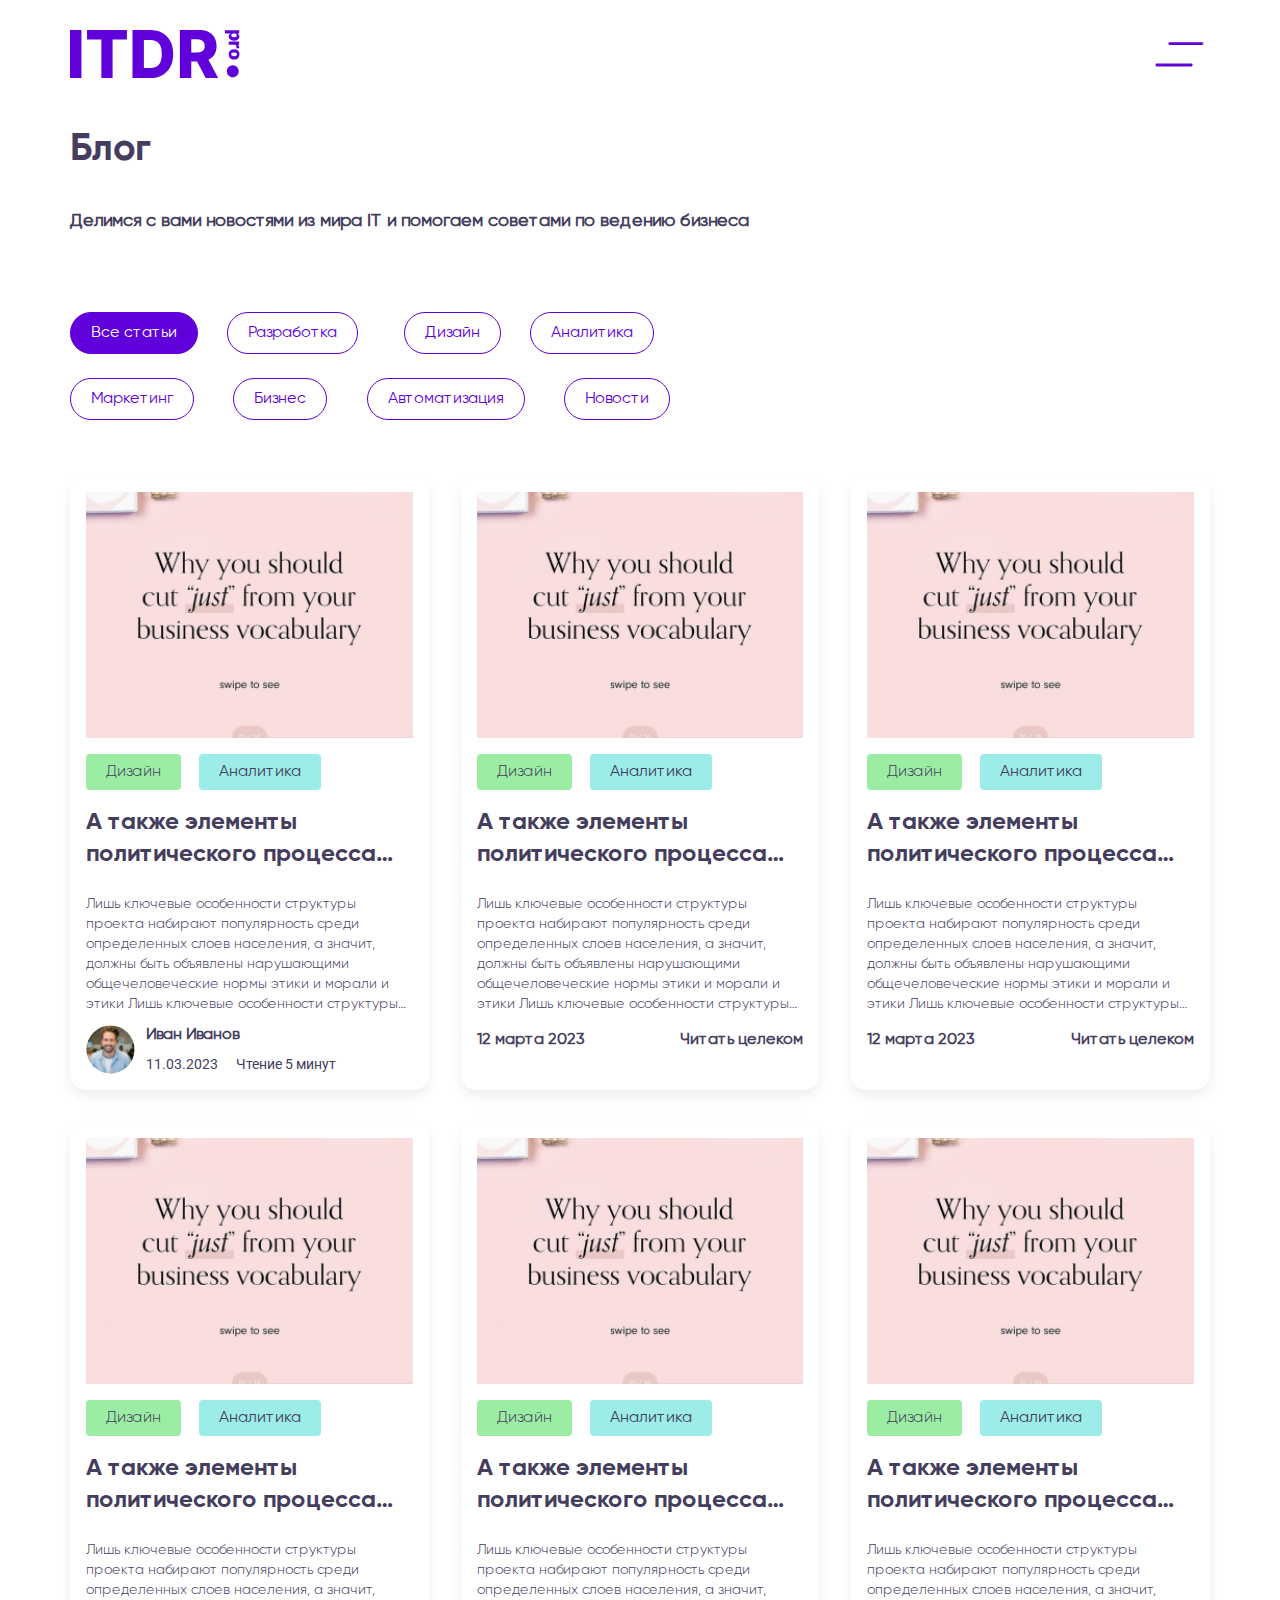
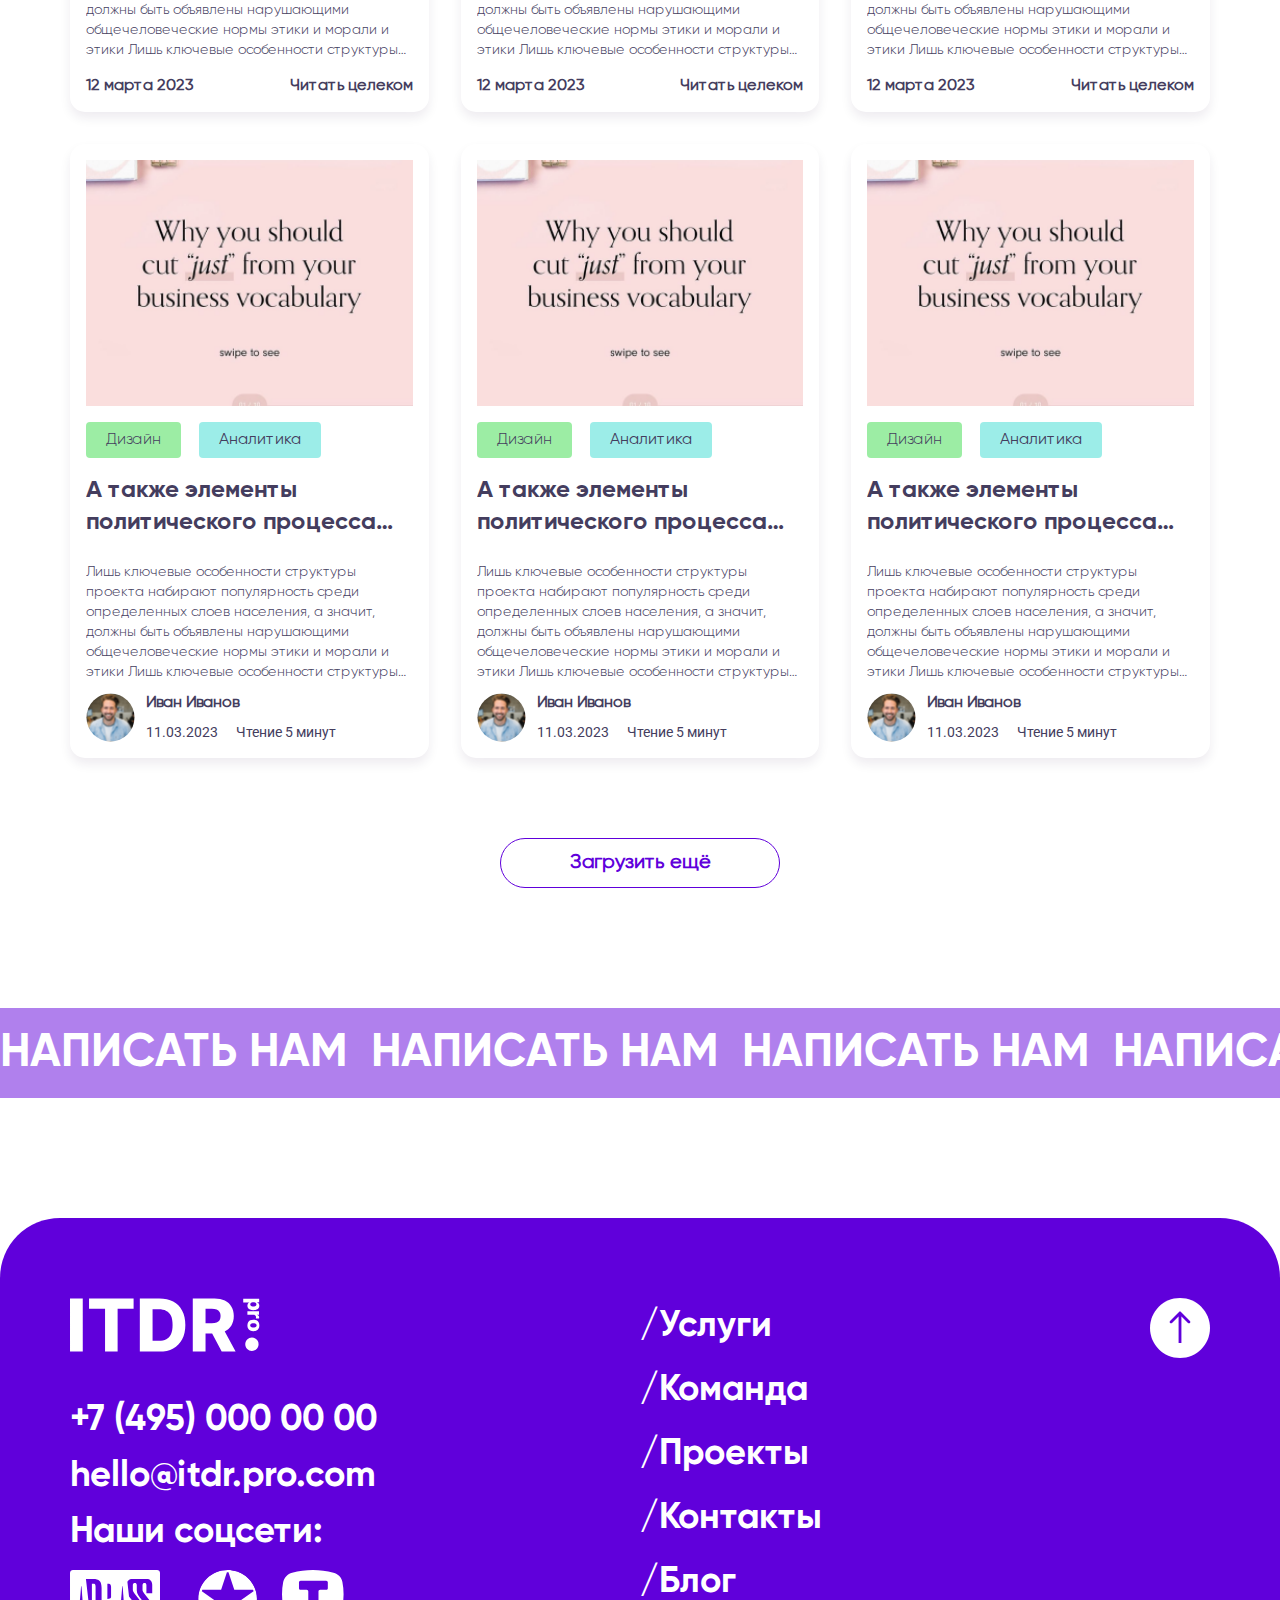
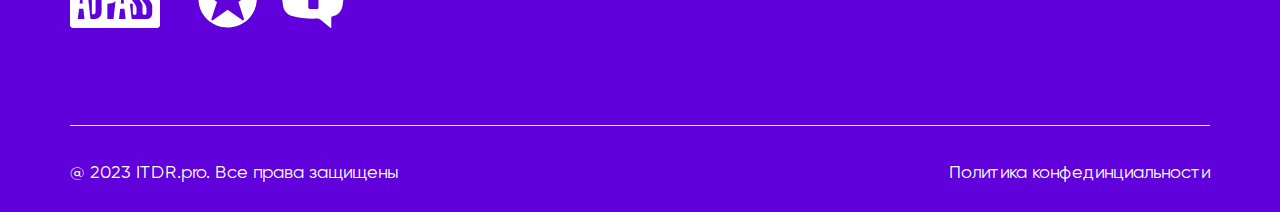
<file: blog — копия.html>
<!doctype html>
<html lang="ru">
<head>
  <meta charset="UTF-8">
  <meta http-equiv="X-UA-Compatible" content="IE=edge">
  <meta name="viewport" content="width=device-width,initial-scale=1">
	<link rel="shortcut icon" href="favicon.ico" type="image/x-icon">
  <link rel="stylesheet" href="css/style.min.css">
  <style>
    @import url('https://fonts.googleapis.com/css2?family=Roboto&display=swap');
  </style>
  <title>ITDR.PRO</title>
</head>


<body>
  <header class="header" id="#top">
  <div class="header__container">
    <nav class="header__menu menu">
        <a href="./index.html" class="logo header__logo"></a>
      <ul class="menu__list">
        <li class="menu__item"><a href="./index.html" class="menu__item_link"><img class="logo menu__logo" src="./images/icons/logo.svg" alt="Logo"></a></li>
        <li class="menu__item"><img class="burger menu__burger" id="burger" src="./images/icons/Buregr.svg" alt=""></li>
        <li class="menu__item"><button class="button button_lilac menu__button">Начать работать</button></li>
      </ul>
    </nav>
  </div>
  <div class="menu-mobile">
  <div class="menu-mobile__container menu-mobile__container-grid">
    <div class="menu-mobile__wrap">
      <a href="./index.html">
        <img src="./images/icons/logo-w.svg" alt="logo" class="menu-mobile__img menu-mobile__logo">
      </a>
      <img src="./images/icons/cross.svg" alt="" class="menu-mobile__img cross">
    </div>
    <div class="menu-mobile__list__wrap">
      <ul class="menu-mobile__list">
        <li class="footer__item menu-mobile__item"><a class="menu-mobile__link" href="./services.html">
            <p class="menu-mobile__text">Услуги</p>
            <p class="menu-mobile__text">/</p>
          </a></li>
        <li class="footer__item menu-mobile__item"><a class="menu-mobile__link" href="./team.html">
            <p class="menu-mobile__text">Команда</p>
            <p class="menu-mobile__text">/</p>
          </a></li>
        <li class="footer__item menu-mobile__item"><a class="menu-mobile__link" href="./projects.html">
            <p class="menu-mobile__text">Проекты</p>
            <p class="menu-mobile__text">/</p>
          </a></li>
        <li class="footer__item menu-mobile__item"><a class="menu-mobile__link" href="./404.html">
            <p class="menu-mobile__text">Контакты </p>
            <p class="menu-mobile__text">/</p>
          </a></li>
        <li class="footer__item menu-mobile__item"><a class="menu-mobile__link" href="./blog.html">
            <p class="menu-mobile__text">Блог</p>
            <p class="menu-mobile__text">/</p>
          </a></li>


      </ul>
    </div>
    <div class="menu-mobile__button-wrap">
      <button class="menu-mobile__button">Начать работать</button>
    </div>
    <div class="menu-mobile__block">
      <div class="menu-mobile__block-wrap">
        <a href="https://adpass.ru/company/itdr-pro/">
          <img class="menu-mobile__social__img" src="./images/footer/li11.svg" alt="" class="footer__icon">
        </a>
        <a href="https://workspace.ru/contractors/ip-mannapov-linar-ayratovich/">
          <img class="menu-mobile__social__img" src="./images/footer/li22.svg" alt="" class="footer__icon">
        </a>
        <a href="https://tenchat.ru/itdrpro?utm_source=a1b74867-a4c5-4c1b-b69c-9f91bf115e64">
          <img class="menu-mobile__social__img" src="./images/footer/li33.svg" alt="" class="footer__icon">
        </a> 
      </div>
    </div>
  </div>
</div>
  </header>
  
  <div class="wrapper">
    <section class="blog-window">
  <div class="blog-window__container">
      <h2 class="blog-window__subtitle">Блог</h2>
      <p class="blog-window__text_top">Делимся с вами новостями из мира IT и помогаем советами по ведению бизнеса</p>
      <div class="blog-window__wrap-button">
      <button class="blog-window__btn projects-window__btn">Все статьи</button>
      <button class="blog-window__btn projects-window__btn">Разработка</button>
      <button class="blog-window__btn projects-window__btn">Дизайн</button>
      <button class="blog-window__btn projects-window__btn">Аналитика</button>
      <button class="blog-window__btn projects-window__btn">Маркетинг</button>
      <button class="blog-window__btn projects-window__btn">Бизнес</button>
      <button class="blog-window__btn projects-window__btn">Автоматизация</button>
      <button class="blog-window__btn projects-window__btn">Новости</button>  
      </div>
      <div class="blog-window__wrapper">
        
      <div class="blog-window__block blog__wrap">
        <img src="./images/blog/blog1.png" alt="photo" class="blog-window__image blog__image">
        <div class="blog__block-icon">
          <p class="blog-window__text-color blog__text-color blog__text-color_green">Дизайн</p>
          <p class="blog-window__text-color blog__text-color__text-color blog__text-color_blue">Аналитика</p>
        </div>
        <h4 class="blog-window__description blog__description">А также элементы политического процесса формируют глобальную экономическую сеть и при этом —  ограничены исключительно образом мышления.</h4>
        <p class="blog-window__desc blog__text">Лишь ключевые особенности структуры проекта набирают популярность среди определенных слоев населения, а значит, должны быть объявлены нарушающими общечеловеческие нормы этики и морали и этики Лишь ключевые особенности структуры проекта набирают популярность среди определенных слоев населения, а значит, должны быть объявлены нарушающими общечеловеческие нормы этики и морали и этики Лишь ключевые особенности структуры проекта набирают популярность среди определенных слоев населения, а значит, должны быть объявлены нарушающими общечеловеческие нормы этики и морали и этики</p>
        <div class="blog-window__person">
          <img class="blog-window__icon" src="./images/icons/person.svg" alt="">
          <p class="blog-window__name">Иван Иванов</p>
          <div class="blog-window__person-wrap">
            <p class="blog-window__time">11.03.2023</p>
            <p class="blog-window__time">Чтение 5 минут</p>
           </div>
        </div>  
    </div>
      <div class="blog-window__block blog__wrap">
        <img src="./images/blog/blog1.png" alt="photo" class="blog-window__image blog__image">
        <div class="blog__block-icon">
          <p class="blog-window__text-color blog__text-color blog__text-color_green">Дизайн</p>
          <p class="blog-window__text-color blog__text-color__text-color blog__text-color_blue">Аналитика</p>
        </div>
        <h4 class="blog-window__description blog__description">А также элементы политического процесса формируют глобальную экономическую сеть и при этом —  ограничены исключительно образом мышления.</h4>
        <p class="blog-window__desc blog__text">Лишь ключевые особенности структуры проекта набирают популярность среди определенных слоев населения, а значит, должны быть объявлены нарушающими общечеловеческие нормы этики и морали и этики Лишь ключевые особенности структуры проекта набирают популярность среди определенных слоев населения, а значит, должны быть объявлены нарушающими общечеловеческие нормы этики и морали и этики Лишь ключевые особенности структуры проекта набирают популярность среди определенных слоев населения, а значит, должны быть объявлены нарушающими общечеловеческие нормы этики и морали и этики</p>
        <div class="blog-window__wrap-data blog__wrap-data">
          <p class="blog__data">12 марта 2023</p>
          <p class="blog__more">Читать целеком</p>
        </div>  
    </div>
    <div class="blog-window__block blog__wrap">
      <img src="./images/blog/blog1.png" alt="photo" class="blog-window__image blog__image">
      <div class="blog__block-icon">
        <p class="blog-window__text-color blog__text-color blog__text-color_green">Дизайн</p>
        <p class="blog-window__text-color blog__text-color__text-color blog__text-color_blue">Аналитика</p>
      </div>
      <h4 class="blog-window__description blog__description">А также элементы политического процесса формируют глобальную экономическую сеть и при этом —  ограничены исключительно образом мышления.</h4>
      <p class="blog-window__desc blog__text">Лишь ключевые особенности структуры проекта набирают популярность среди определенных слоев населения, а значит, должны быть объявлены нарушающими общечеловеческие нормы этики и морали и этики Лишь ключевые особенности структуры проекта набирают популярность среди определенных слоев населения, а значит, должны быть объявлены нарушающими общечеловеческие нормы этики и морали и этики Лишь ключевые особенности структуры проекта набирают популярность среди определенных слоев населения, а значит, должны быть объявлены нарушающими общечеловеческие нормы этики и морали и этики</p>
      <div class="blog-window__wrap-data blog__wrap-data">
        <p class="blog__data">12 марта 2023</p>
        <p class="blog__more">Читать целеком</p>
      </div>  
  </div>
  <div class="blog-window__block blog__wrap">
    <img src="./images/blog/blog1.png" alt="photo" class="blog-window__image blog__image">
    <div class="blog__block-icon">
      <p class="blog-window__text-color blog__text-color blog__text-color_green">Дизайн</p>
      <p class="blog-window__text-color blog__text-color__text-color blog__text-color_blue">Аналитика</p>
    </div>
    <h4 class="blog-window__description blog__description">А также элементы политического процесса формируют глобальную экономическую сеть и при этом —  ограничены исключительно образом мышления.</h4>
    <p class="blog-window__desc blog__text">Лишь ключевые особенности структуры проекта набирают популярность среди определенных слоев населения, а значит, должны быть объявлены нарушающими общечеловеческие нормы этики и морали и этики Лишь ключевые особенности структуры проекта набирают популярность среди определенных слоев населения, а значит, должны быть объявлены нарушающими общечеловеческие нормы этики и морали и этики Лишь ключевые особенности структуры проекта набирают популярность среди определенных слоев населения, а значит, должны быть объявлены нарушающими общечеловеческие нормы этики и морали и этики</p>
    <div class="blog-window__wrap-data blog__wrap-data">
      <p class="blog__data">12 марта 2023</p>
      <p class="blog__more">Читать целеком</p>
    </div>  
</div>
<div class="blog-window__block blog__wrap">
  <img src="./images/blog/blog1.png" alt="photo" class="blog-window__image blog__image">
  <div class="blog__block-icon">
    <p class="blog-window__text-color blog__text-color blog__text-color_green">Дизайн</p>
    <p class="blog-window__text-color blog__text-color__text-color blog__text-color_blue">Аналитика</p>
  </div>
  <h4 class="blog-window__description blog__description">А также элементы политического процесса формируют глобальную экономическую сеть и при этом —  ограничены исключительно образом мышления.</h4>
  <p class="blog-window__desc blog__text">Лишь ключевые особенности структуры проекта набирают популярность среди определенных слоев населения, а значит, должны быть объявлены нарушающими общечеловеческие нормы этики и морали и этики Лишь ключевые особенности структуры проекта набирают популярность среди определенных слоев населения, а значит, должны быть объявлены нарушающими общечеловеческие нормы этики и морали и этики Лишь ключевые особенности структуры проекта набирают популярность среди определенных слоев населения, а значит, должны быть объявлены нарушающими общечеловеческие нормы этики и морали и этикии</p>
  <div class="blog-window__wrap-data blog__wrap-data">
    <p class="blog__data">12 марта 2023</p>
    <p class="blog__more">Читать целеком</p>
  </div>  
</div>
<div class="blog-window__block blog__wrap">
  <img src="./images/blog/blog1.png" alt="photo" class="blog-window__image blog__image">
  <div class="blog__block-icon">
    <p class="blog-window__text-color blog__text-color blog__text-color_green">Дизайн</p>
    <p class="blog-window__text-color blog__text-color__text-color blog__text-color_blue">Аналитика</p>
  </div>
  <h4 class="blog-window__description blog__description">А также элементы политического процесса формируют глобальную экономическую сеть и при этом —  ограничены исключительно образом мышления.</h4>
  <p class="blog-window__desc blog__text">Лишь ключевые особенности структуры проекта набирают популярность среди определенных слоев населения, а значит, должны быть объявлены нарушающими общечеловеческие нормы этики и морали и этики Лишь ключевые особенности структуры проекта набирают популярность среди определенных слоев населения, а значит, должны быть объявлены нарушающими общечеловеческие нормы этики и морали и этики Лишь ключевые особенности структуры проекта набирают популярность среди определенных слоев населения, а значит, должны быть объявлены нарушающими общечеловеческие нормы этики и морали и этики</p>
  <div class="blog-window__wrap-data blog__wrap-data">
    <p class="blog__data">12 марта 2023</p>
    <p class="blog__more">Читать целеком</p>
  </div>  
</div>
<div class="blog-window__block blog__wrap">
  <img src="./images/blog/blog1.png" alt="photo" class="blog-window__image blog__image">
  <div class="blog__block-icon">
    <p class="blog-window__text-color blog__text-color blog__text-color_green">Дизайн</p>
    <p class="blog-window__text-color blog__text-color__text-color blog__text-color_blue">Аналитика</p>
  </div>
  <h4 class="blog-window__description blog__description">А также элементы политического процесса формируют глобальную экономическую сеть и при этом —  ограничены исключительно образом мышления.</h4>
  <p class="blog-window__desc blog__text">Лишь ключевые особенности структуры проекта набирают популярность среди определенных слоев населения, а значит, должны быть объявлены нарушающими общечеловеческие нормы этики и морали и этики Лишь ключевые особенности структуры проекта набирают популярность среди определенных слоев населения, а значит, должны быть объявлены нарушающими общечеловеческие нормы этики и морали и этики Лишь ключевые особенности структуры проекта набирают популярность среди определенных слоев населения, а значит, должны быть объявлены нарушающими общечеловеческие нормы этики и морали и этики</p>
  <div class="blog-window__person">
    <img class="blog-window__icon" src="./images/icons/person.svg" alt="">
    <p class="blog-window__name">Иван Иванов</p>
    <div class="blog-window__person-wrap">
      <p class="blog-window__time">11.03.2023</p>
      <p class="blog-window__time">Чтение 5 минут</p>
     </div>
  </div>  
</div>
<div class="blog-window__block blog__wrap">
  <img src="./images/blog/blog1.png" alt="photo" class="blog-window__image blog__image">
  <div class="blog__block-icon">
    <p class="blog-window__text-color blog__text-color blog__text-color_green">Дизайн</p>
    <p class="blog-window__text-color blog__text-color__text-color blog__text-color_blue">Аналитика</p>
  </div>
  <h4 class="blog-window__description blog__description">А также элементы политического процесса формируют глобальную экономическую сеть и при этом —  ограничены исключительно образом мышления.</h4>
  <p class="blog-window__desc blog__text">Лишь ключевые особенности структуры проекта набирают популярность среди определенных слоев населения, а значит, должны быть объявлены нарушающими общечеловеческие нормы этики и морали и этики Лишь ключевые особенности структуры проекта набирают популярность среди определенных слоев населения, а значит, должны быть объявлены нарушающими общечеловеческие нормы этики и морали и этики Лишь ключевые особенности структуры проекта набирают популярность среди определенных слоев населения, а значит, должны быть объявлены нарушающими общечеловеческие нормы этики и морали и этики</p>
  <div class="blog-window__person">
    <img class="blog-window__icon" src="./images/icons/person.svg" alt="">
    <p class="blog-window__name">Иван Иванов</p>
    <div class="blog-window__person-wrap">
      <p class="blog-window__time">11.03.2023</p>
      <p class="blog-window__time">Чтение 5 минут</p>
     </div>
  </div>  
</div>
<div class="blog-window__block blog__wrap">
  <img src="./images/blog/blog1.png" alt="photo" class="blog-window__image blog__image">
  <div class="blog__block-icon">
    <p class="blog-window__text-color blog__text-color blog__text-color_green">Дизайн</p>
    <p class="blog-window__text-color blog__text-color__text-color blog__text-color_blue">Аналитика</p>
  </div>
  <h4 class="blog-window__description blog__description">А также элементы политического процесса формируют глобальную экономическую сеть и при этом —  ограничены исключительно образом мышления.</h4>
  <p class="blog-window__desc blog__text">Лишь ключевые особенности структуры проекта набирают популярность среди определенных слоев населения, а значит, должны быть объявлены нарушающими общечеловеческие нормы этики и морали и этики Лишь ключевые особенности структуры проекта набирают популярность среди определенных слоев населения, а значит, должны быть объявлены нарушающими общечеловеческие нормы этики и морали и этики Лишь ключевые особенности структуры проекта набирают популярность среди определенных слоев населения, а значит, должны быть объявлены нарушающими общечеловеческие нормы этики и морали и этики</p>
  <div class="blog-window__person">
    <img class="blog-window__icon" src="./images/icons/person.svg" alt="">
    <p class="blog-window__name">Иван Иванов</p>
    <div class="blog-window__person-wrap">
      <p class="blog-window__time">11.03.2023</p>
      <p class="blog-window__time">Чтение 5 минут</p>
     </div>
  </div>  
</div>

      </div>
      <button class="button projects__btn">Загрузить ещё</button>
     

  </div>
  <div class="marquee ticker">
  <span class="ticker__text">НАПИСАТЬ НАМ    &nbsp;</span>
  <span class="ticker__text">НАПИСАТЬ НАМ    &nbsp;</span>
  <span class="ticker__text">НАПИСАТЬ НАМ    &nbsp;</span>
  <span class="ticker__text">НАПИСАТЬ НАМ    &nbsp;</span>
  <span class="ticker__text">НАПИСАТЬ НАМ    &nbsp;</span>
  <span class="ticker__text">НАПИСАТЬ НАМ    &nbsp;</span>
  <span class="ticker__text">НАПИСАТЬ НАМ    &nbsp;</span>
</div>

</section>

    <footer class="footer">
  <div class="footer__container">
    <div class="footer__wrapper">
    <ul class="footer__list">
      <li class="footer__item footer__item_img"> 
        <a href="./index.html">
          <img class="footer__img" src="./images/icons/logo-w.svg" alt="logo">
        </a>
        <a href="#top"><img class="footer__img_second" src="./images/icons/arrow.svg" alt="arrow"></a>
      </li>
      <li class="footer__item">
        <a class="footer__link" href="+74950000000">+7 (495) 000 00 00</a>
      </li>
      <li class="footer__item">
        <a class="footer__link" href="hello@itdr.pro.com">hello@itdr.pro.com</a>
      </li>
      <li class="footer__item">Наши соцсети:</li>
      <li class="footer__item footer__item_social">
        <a href="https://adpass.ru/company/itdr-pro/">
          <img class="footer__item_social__img" src="./images/footer/li11.svg" alt="" class="footer__icon footer__icon_first">
        </a>
        <a href="https://workspace.ru/contractors/ip-mannapov-linar-ayratovich/">
          <img class="footer__item_social__img" src="./images/footer/li22.svg" alt="" class="footer__icon">
        </a>
        <a href="https://tenchat.ru/itdrpro?utm_source=a1b74867-a4c5-4c1b-b69c-9f91bf115e64">
          <img class="footer__item_social__img" src="./images/footer/li33.svg" alt="" class="footer__icon">
        </a>
      </li>
    </ul>
    <ul class="footer__list">
      <li class="footer__item"><a class="footer__item__link" href="./services.html">/Услуги</a></li>
      <li class="footer__item"><a class="footer__item__link" href="./team.html">/Команда</a></li>
      <li class="footer__item"><a class="footer__item__link" href="./projects.html">/Проекты</a></li>
      <li class="footer__item"><a class="footer__item__link" href="./404.html">/Контакты</a></li>
      <li class="footer__item"><a class="footer__item__link" href="./blog.html">/Блог</a></li>
    </ul>
  </div>
  <hr class="footer__line">
  <div class="footer__small">
    <p class="footer__small__text">@ 2023 ITDR.pro. Все права защищены</p>
    <p class="footer__small__text"><a class="footer__small__link" href="./policy.html">Политика конфединциальности</a></p>
  </div>
  </div>
</footer>
</div>

  <div class="popup" data-popup="popup-1" data-close-overlay>
    <div class="popup__wrapper" data-close-overlay>
        <div class="popup__content">
            <button class="button-close popup__close" type="button">x</button>
            <div class="popup__body">
                <h2>Базовый пример модального окна</h2>
            </div>
        </div>
    </div>
</div>

  <script src="js/app.min.js"></script>
</body>

</html>
</file>
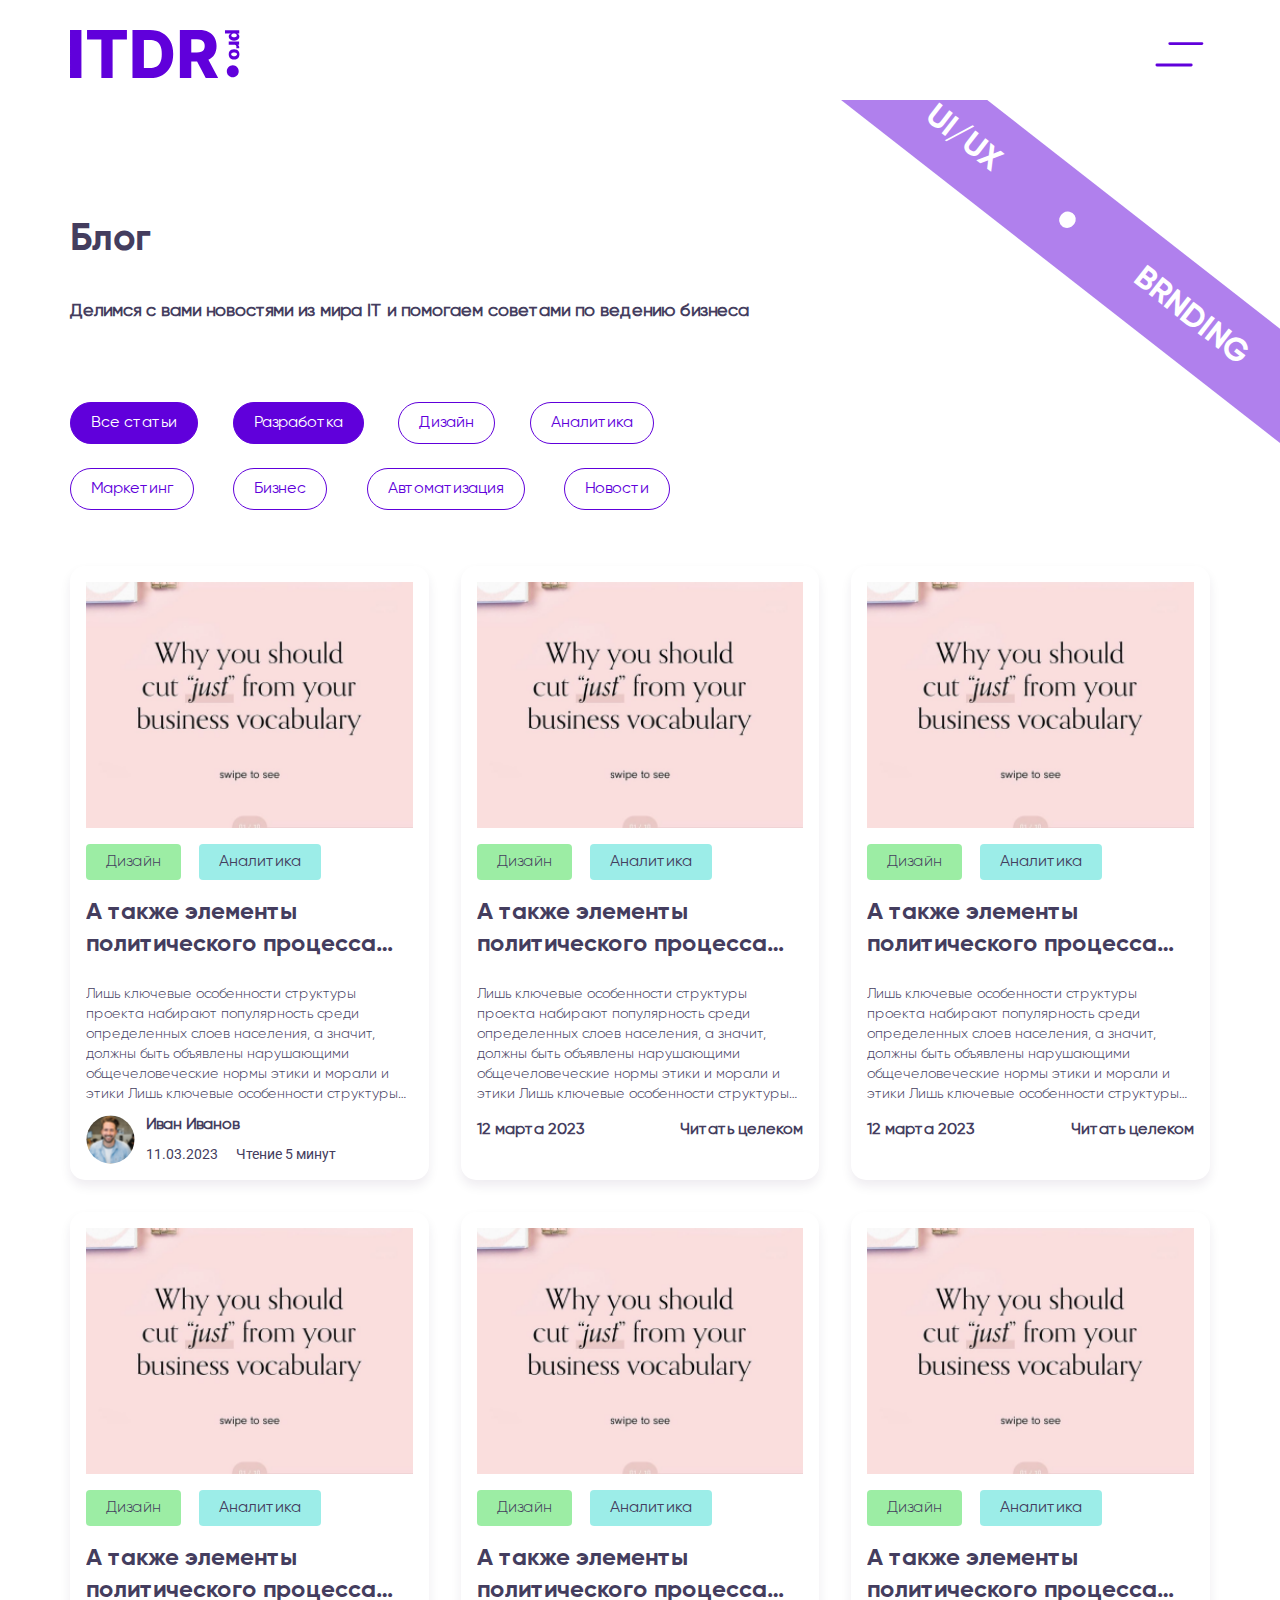
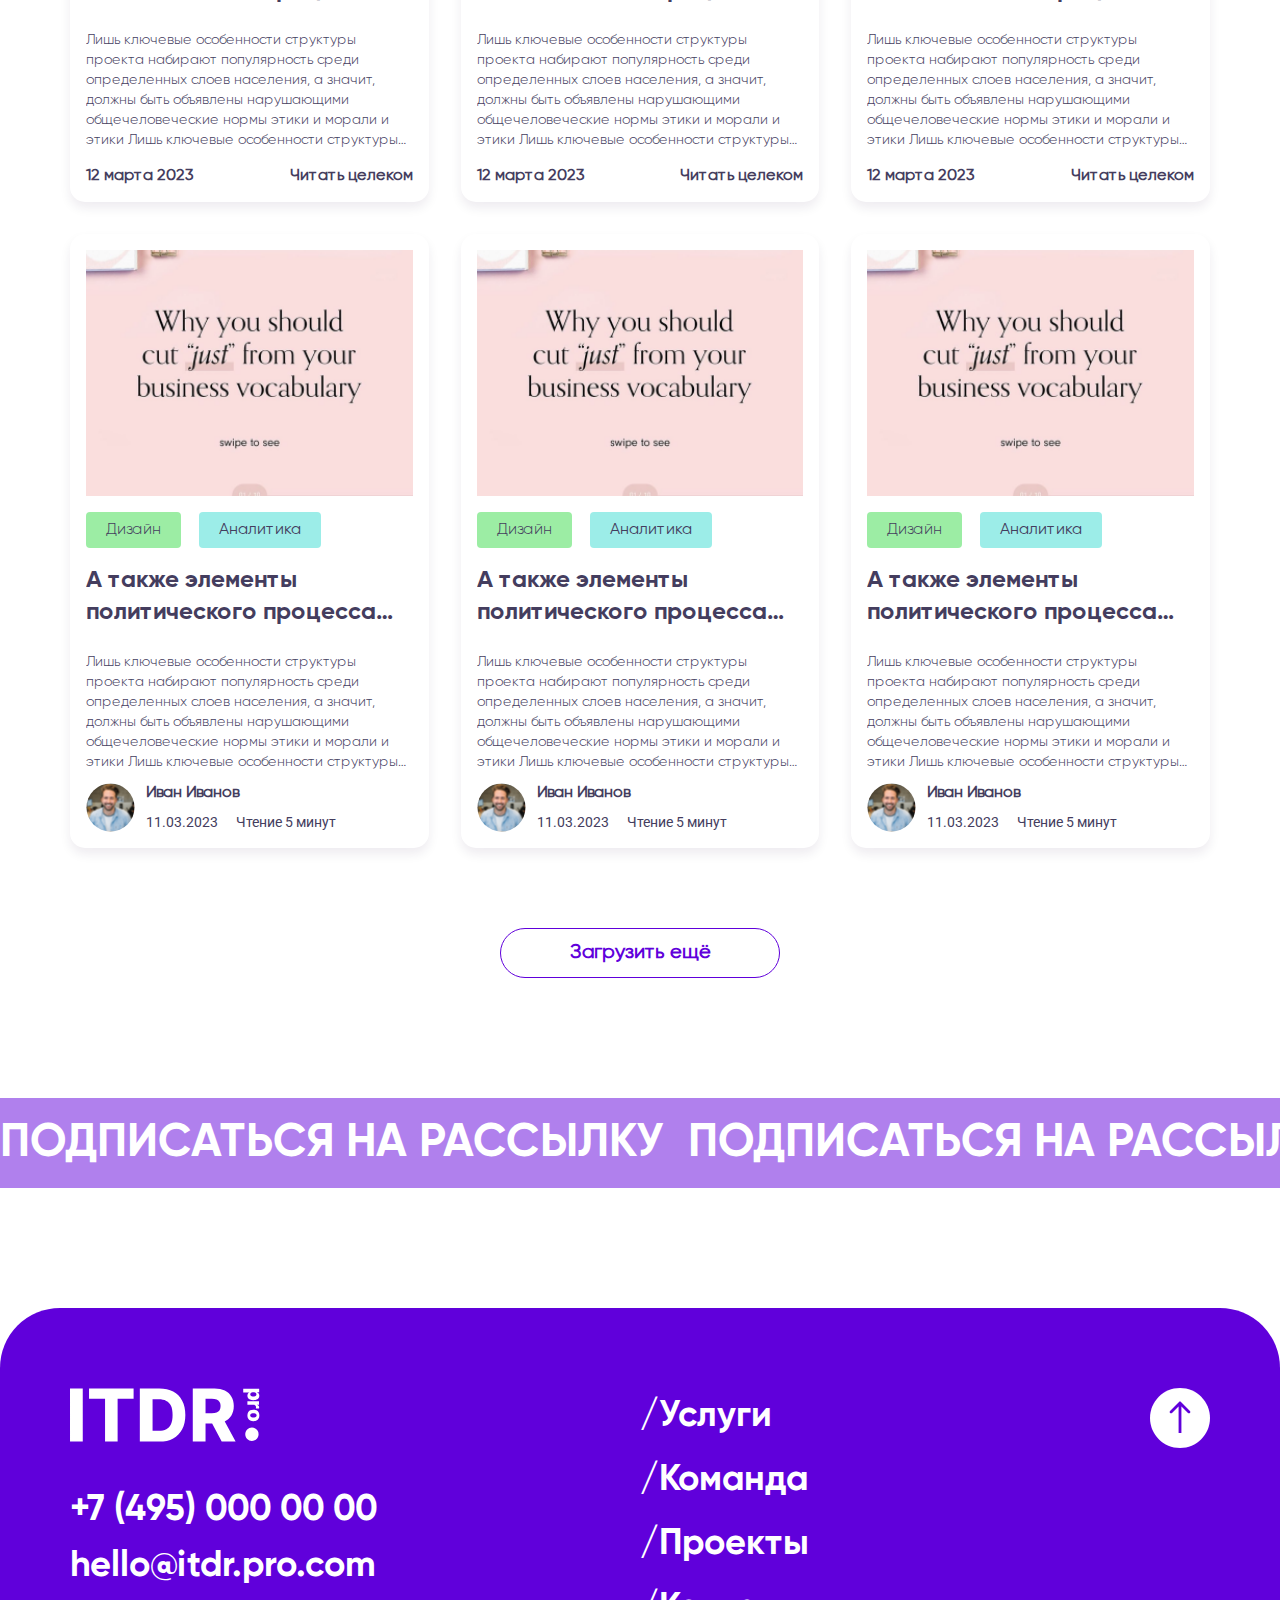
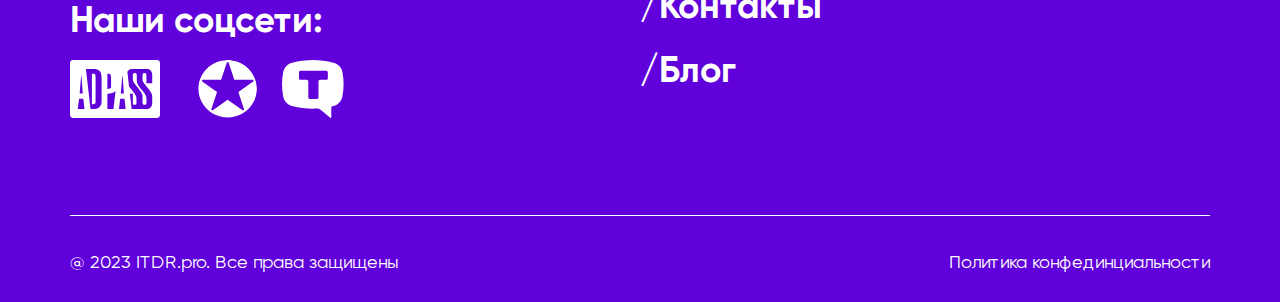
<file: blog.html>
<!doctype html>
<html lang="ru">
<head>
  <meta charset="UTF-8">
  <meta http-equiv="X-UA-Compatible" content="IE=edge">
  <meta name="viewport" content="width=device-width,initial-scale=1">
	<link rel="shortcut icon" href="favicon.ico" type="image/x-icon">
  <link rel="stylesheet" href="css/style.min.css">
  <style>
    @import url('https://fonts.googleapis.com/css2?family=Roboto&display=swap');
  </style>
  <title>ITDR.PRO</title>
</head>


<body>
  <header class="header" id="#top">
  <div class="header__container">
    <nav class="header__menu menu">
        <a href="./index.html" class="logo header__logo"></a>
      <ul class="menu__list">
        <li class="menu__item"><a href="./index.html" class="menu__item_link"><img class="logo menu__logo" src="./images/icons/logo.svg" alt="Logo"></a></li>
        <li class="menu__item"><img class="burger menu__burger" id="burger" src="./images/icons/Buregr.svg" alt=""></li>
        <li class="menu__item">
          <a href="./modal.html">
          <button class="button button_lilac menu__button">Начать работать</button>
        </a>
        </li>
      </ul>
    </nav>
  </div>
  <div class="menu-mobile">
  <div class="menu-mobile__container menu-mobile__container-grid">
    <div class="menu-mobile__wrap">
      <a href="./index.html">
        <img src="./images/icons/logo-w.svg" alt="logo" class="menu-mobile__img menu-mobile__logo">
      </a>
      <img src="./images/icons/cross.svg" alt="" class="menu-mobile__img cross">
    </div>
    <div class="menu-mobile__list__wrap">
      <ul class="menu-mobile__list">
        <li class="footer__item menu-mobile__item"><a class="menu-mobile__link" href="./services.html">
            <p class="menu-mobile__text">Услуги</p>
            <p class="menu-mobile__text">/</p>
          </a></li>
        <li class="footer__item menu-mobile__item"><a class="menu-mobile__link" href="./team.html">
            <p class="menu-mobile__text">Команда</p>
            <p class="menu-mobile__text">/</p>
          </a></li>
        <li class="footer__item menu-mobile__item"><a class="menu-mobile__link" href="./projects.html">
            <p class="menu-mobile__text">Проекты</p>
            <p class="menu-mobile__text">/</p>
          </a></li>
        <li class="footer__item menu-mobile__item"><a class="menu-mobile__link" href="./404.html">
            <p class="menu-mobile__text">Контакты </p>
            <p class="menu-mobile__text">/</p>
          </a></li>
        <li class="footer__item menu-mobile__item"><a class="menu-mobile__link" href="./blog.html">
            <p class="menu-mobile__text">Блог</p>
            <p class="menu-mobile__text">/</p>
          </a></li>


      </ul>
    </div>
    <div class="menu-mobile__button-wrap">
      <a href="./modal.html">
      <button class="menu-mobile__button">Начать работать</button>
    </a>
    </div>
    <div class="menu-mobile__block">
      <div class="menu-mobile__block-wrap">
        <a href="https://adpass.ru/company/itdr-pro/">
          <img class="menu-mobile__social__img" src="./images/footer/li11.svg" alt="" class="footer__icon">
        </a>
        <a href="https://workspace.ru/contractors/ip-mannapov-linar-ayratovich/">
          <img class="menu-mobile__social__img" src="./images/footer/li22.svg" alt="" class="footer__icon">
        </a>
        <a href="https://tenchat.ru/itdrpro?utm_source=a1b74867-a4c5-4c1b-b69c-9f91bf115e64">
          <img class="menu-mobile__social__img" src="./images/footer/li33.svg" alt="" class="footer__icon">
        </a> 
      </div>
    </div>
  </div>
 
</div>
  </header>
  <div class="ticker-modal">
  <div class="ticker-modal__window">
    <h2 class="ticker-modal__subtitle">Подпишитесь на рассылку</h2>
    <img class="cross-modal ticker-modal__cross" src="./images/icons/cross-lilack.svg" alt="">
    <p class="ticker-modal__text">Узнавайте новости из мира IT быстрее отальных</p>
    <input class="modal-window__input ticker-modal__input" type="email" placeholder="E-mail">
    <button class="button button_lilac modal-window__btn ticker-modal__btn">Отправить</button>
    <div class="modal-window__wrap_bottom">
      <p class="modal-window__text_bottom">Нажимая на кнопку вы соглашаетесь с
      <a class="modal-window__link_bottom" href="./policy.html">политикой конфиденциальности</a> </p>
    </div>

  </div>

</div>
  
  
  <div class="wrapper">
    <div class="slider slider-other">
  <div class="slide-track slide-track-second slide-track__other">
    <div class="slide slide__wrap-other">
      <p>ANIMATION</p>
      <img src="./images/icons/Ellipse.svg" alt="">
    </div>
    <div class="slide slide__wrap">
      <p>UI/UX</p>
      <img src="./images/icons/Ellipse.svg" alt="">
    </div>
    <div class="slide slide__wrap">
      <p>BRNDING</p>
      <img src="./images/icons/Ellipse.svg" alt="">
    </div>
    <div class="slide slide__wrap">
      <p>MARKETING</p>
      <img src="./images/icons/Ellipse.svg" alt="">
    </div>
    <div class="slide slide__wrap">
      <p>ANIMATION</p>
      <img src="./images/icons/Ellipse.svg" alt="">
    </div>
    <div class="slide slide__wrap">
      <p>UI/UX</p>
      <img src="./images/icons/Ellipse.svg" alt="">
    </div>
    <div class="slide slide__wrap">
      <p>BRNDING</p>
      <img src="./images/icons/Ellipse.svg" alt="">
    </div>
    <div class="slide slide__wrap">
      <p>MARKETING</p>
      <img src="./images/icons/Ellipse.svg" alt="">
    </div>
    <div class="slide slide__wrap">
      <p>ANIMATION</p>
      <img src="./images/icons/Ellipse.svg" alt="">
    </div>
    <div class="slide slide__wrap">
      <p>UI/UX</p>
      <img src="./images/icons/Ellipse.svg" alt="">
    </div>
    <div class="slide slide__wrap">
      <p>BRNDING</p>
      <img src="./images/icons/Ellipse.svg" alt="">
    </div>
    <div class="slide slide__wrap">
      <p>MARKETING</p>
      <img src="./images/icons/Ellipse.svg" alt="">
    </div>
    <div class="slide slide__wrap">
      <p>ANIMATION</p>
      <img src="./images/icons/Ellipse.svg" alt="">
    </div>
    <div class="slide slide__wrap">
      <p>UI/UX</p>
      <img src="./images/icons/Ellipse.svg" alt="">
    </div>
    <div class="slide slide__wrap">
      <p>BRNDING</p>
      <img src="./images/icons/Ellipse.svg" alt="">
    </div>
    <div class="slide slide__wrap">
      <p>MARKETING</p>
      <img src="./images/icons/Ellipse.svg" alt="">
    </div>
   
  </div>
</div>

    
    <section class="blog-window">
  <div class="blog-window__container">
      <h2 class="blog-window__subtitle">Блог</h2>
      <p class="blog-window__text_top">Делимся с вами новостями из мира IT и помогаем советами по ведению бизнеса</p>
      <div class="blog-window__wrap-button">
      <button class="blog-window__btn projects-window__btn">Все статьи</button>
      <a href="./name.html">
      <button class="blog-window__btn projects-window__btn">Разработка</button>
    </a>
      <button class="blog-window__btn projects-window__btn">Дизайн</button>
      <button class="blog-window__btn projects-window__btn">Аналитика</button>
      <button class="blog-window__btn projects-window__btn">Маркетинг</button>
      <button class="blog-window__btn projects-window__btn">Бизнес</button>
      <button class="blog-window__btn projects-window__btn">Автоматизация</button>
      <button class="blog-window__btn projects-window__btn">Новости</button>  
      </div>
    </div>

    <!-- <div class="projects-window__ticker">
      <div class="slider slider-second">
  <div class="slide-track slide-track-second">
    <div class="slide slide__wrap">
      <p>ANIMATION</p>
      <img src="./images/icons/Ellipse.svg" alt="">
    </div>
    <div class="slide slide__wrap">
      <p>UI/UX</p>
      <img src="./images/icons/Ellipse.svg" alt="">
    </div>
    <div class="slide slide__wrap">
      <p>BRNDING</p>
      <img src="./images/icons/Ellipse.svg" alt="">
    </div>
    <div class="slide slide__wrap">
      <p>MARKETING</p>
      <img src="./images/icons/Ellipse.svg" alt="">
    </div>
    <div class="slide slide__wrap">
      <p>ANIMATION</p>
      <img src="./images/icons/Ellipse.svg" alt="">
    </div>
    <div class="slide slide__wrap">
      <p>UI/UX</p>
      <img src="./images/icons/Ellipse.svg" alt="">
    </div>
    <div class="slide slide__wrap">
      <p>BRNDING</p>
      <img src="./images/icons/Ellipse.svg" alt="">
    </div>
    <div class="slide slide__wrap">
      <p>MARKETING</p>
      <img src="./images/icons/Ellipse.svg" alt="">
    </div>
    <div class="slide slide__wrap">
      <p>ANIMATION</p>
      <img src="./images/icons/Ellipse.svg" alt="">
    </div>
    <div class="slide slide__wrap">
      <p>UI/UX</p>
      <img src="./images/icons/Ellipse.svg" alt="">
    </div>
    <div class="slide slide__wrap">
      <p>BRNDING</p>
      <img src="./images/icons/Ellipse.svg" alt="">
    </div>
    <div class="slide slide__wrap">
      <p>MARKETING</p>
      <img src="./images/icons/Ellipse.svg" alt="">
    </div>
    <div class="slide slide__wrap">
      <p >ANIMATION</p>
      <img src="./images/icons/Ellipse.svg" alt="">
    </div>
    <div class="slide slide__wrap">
      <p>UI/UX</p>
      <img src="./images/icons/Ellipse.svg" alt="">
    </div>
    <div class="slide slide__wrap">
      <p>BRNDING</p>
      <img src="./images/icons/Ellipse.svg" alt="">
    </div>
    <div class="slide slide__wrap">
      <p>MARKETING</p>
      <img src="./images/icons/Ellipse.svg" alt="">
    </div>
    <div class="slide slide__wrap">
      <p>ANIMATION</p>
      <img src="./images/icons/Ellipse.svg" alt="">
    </div>
    <div class="slide slide__wrap">
      <p>UI/UX</p>
      <img src="./images/icons/Ellipse.svg" alt="">
    </div>
    <div class="slide slide__wrap">
      <p>BRNDING</p>
      <img src="./images/icons/Ellipse.svg" alt="">
    </div>
    <div class="slide slide__wrap">
      <p>MARKETING</p>
      <img src="./images/icons/Ellipse.svg" alt="">
    </div>
    <div class="slide slide__wrap">
      <p>ANIMATION</p>
      <img src="./images/icons/Ellipse.svg" alt="">
    </div>
    <div class="slide slide__wrap">
      <p>UI/UX</p>
      <img src="./images/icons/Ellipse.svg" alt="">
    </div>
    <div class="slide slide__wrap">
      <p>BRNDING</p>
      <img src="./images/icons/Ellipse.svg" alt="">
    </div>
    <div class="slide slide__wrap">
      <p>MARKETING</p>
      <img src="./images/icons/Ellipse.svg" alt="">
    </div>
    <div class="slide slide__wrap">
      <p>ANIMATION</p>
      <img src="./images/icons/Ellipse.svg" alt="">
    </div>
    <div class="slide slide__wrap">
      <p>UI/UX</p>
      <img src="./images/icons/Ellipse.svg" alt="">
    </div>
    <div class="slide slide__wrap">
      <p>BRNDING</p>
      <img src="./images/icons/Ellipse.svg" alt="">
    </div>
    <div class="slide slide__wrap">
      <p>MARKETING</p>
      <img src="./images/icons/Ellipse.svg" alt="">
    </div>
    <div class="slide slide__wrap">
      <p >ANIMATION</p>
      <img src="./images/icons/Ellipse.svg" alt="">
    </div>
    <div class="slide slide__wrap">
      <p>UI/UX</p>
      <img src="./images/icons/Ellipse.svg" alt="">
    </div>
    <div class="slide slide__wrap">
      <p>BRNDING</p>
      <img src="./images/icons/Ellipse.svg" alt="">
    </div>
    <div class="slide slide__wrap">
      <p>MARKETING</p>
      <img src="./images/icons/Ellipse.svg" alt="">
    </div>
   
  </div>
</div>
    </div> -->

      <div class="blog-window__container">
      
      <div class="blog-window__wrapper">
        
      <div class="blog-window__block blog__wrap">
        <img src="./images/blog/blog1.png" alt="photo" class="blog-window__image blog__image">
        <div class="blog__block-icon">
          <p class="blog-window__text-color blog__text-color blog__text-color_green">Дизайн</p>
          <p class="blog-window__text-color blog__text-color__text-color blog__text-color_blue">Аналитика</p>
        </div>
        <h4 class="blog-window__description blog__description">А также элементы политического процесса формируют глобальную экономическую сеть и при этом —  ограничены исключительно образом мышления.</h4>
        <p class="blog-window__desc blog__text">Лишь ключевые особенности структуры проекта набирают популярность среди определенных слоев населения, а значит, должны быть объявлены нарушающими общечеловеческие нормы этики и морали и этики Лишь ключевые особенности структуры проекта набирают популярность среди определенных слоев населения, а значит, должны быть объявлены нарушающими общечеловеческие нормы этики и морали и этики Лишь ключевые особенности структуры проекта набирают популярность среди определенных слоев населения, а значит, должны быть объявлены нарушающими общечеловеческие нормы этики и морали и этики</p>
        <div class="blog-window__person">
          <img class="blog-window__icon" src="./images/icons/person.svg" alt="">
          <p class="blog-window__name">Иван Иванов</p>
          <div class="blog-window__person-wrap">
            <p class="blog-window__time">11.03.2023</p>
            <p class="blog-window__time">Чтение 5 минут</p>
           </div>
        </div>  
    </div>
      <div class="blog-window__block blog__wrap">
        <img src="./images/blog/blog1.png" alt="photo" class="blog-window__image blog__image">
        <div class="blog__block-icon">
          <p class="blog-window__text-color blog__text-color blog__text-color_green">Дизайн</p>
          <p class="blog-window__text-color blog__text-color__text-color blog__text-color_blue">Аналитика</p>
        </div>
        <h4 class="blog-window__description blog__description">А также элементы политического процесса формируют глобальную экономическую сеть и при этом —  ограничены исключительно образом мышления.</h4>
        <p class="blog-window__desc blog__text">Лишь ключевые особенности структуры проекта набирают популярность среди определенных слоев населения, а значит, должны быть объявлены нарушающими общечеловеческие нормы этики и морали и этики Лишь ключевые особенности структуры проекта набирают популярность среди определенных слоев населения, а значит, должны быть объявлены нарушающими общечеловеческие нормы этики и морали и этики Лишь ключевые особенности структуры проекта набирают популярность среди определенных слоев населения, а значит, должны быть объявлены нарушающими общечеловеческие нормы этики и морали и этики</p>
        <div class="blog-window__wrap-data blog__wrap-data">
          <p class="blog__data">12 марта 2023</p>
          <p class="blog__more">Читать целеком</p>
        </div>  
    </div>
    <div class="blog-window__block blog__wrap">
      <img src="./images/blog/blog1.png" alt="photo" class="blog-window__image blog__image">
      <div class="blog__block-icon">
        <p class="blog-window__text-color blog__text-color blog__text-color_green">Дизайн</p>
        <p class="blog-window__text-color blog__text-color__text-color blog__text-color_blue">Аналитика</p>
      </div>
      <h4 class="blog-window__description blog__description">А также элементы политического процесса формируют глобальную экономическую сеть и при этом —  ограничены исключительно образом мышления.</h4>
      <p class="blog-window__desc blog__text">Лишь ключевые особенности структуры проекта набирают популярность среди определенных слоев населения, а значит, должны быть объявлены нарушающими общечеловеческие нормы этики и морали и этики Лишь ключевые особенности структуры проекта набирают популярность среди определенных слоев населения, а значит, должны быть объявлены нарушающими общечеловеческие нормы этики и морали и этики Лишь ключевые особенности структуры проекта набирают популярность среди определенных слоев населения, а значит, должны быть объявлены нарушающими общечеловеческие нормы этики и морали и этики</p>
      <div class="blog-window__wrap-data blog__wrap-data">
        <p class="blog__data">12 марта 2023</p>
        <p class="blog__more">Читать целеком</p>
      </div>  
  </div>
  <div class="blog-window__block blog__wrap">
    <img src="./images/blog/blog1.png" alt="photo" class="blog-window__image blog__image">
    <div class="blog__block-icon">
      <p class="blog-window__text-color blog__text-color blog__text-color_green">Дизайн</p>
      <p class="blog-window__text-color blog__text-color__text-color blog__text-color_blue">Аналитика</p>
    </div>
    <h4 class="blog-window__description blog__description">А также элементы политического процесса формируют глобальную экономическую сеть и при этом —  ограничены исключительно образом мышления.</h4>
    <p class="blog-window__desc blog__text">Лишь ключевые особенности структуры проекта набирают популярность среди определенных слоев населения, а значит, должны быть объявлены нарушающими общечеловеческие нормы этики и морали и этики Лишь ключевые особенности структуры проекта набирают популярность среди определенных слоев населения, а значит, должны быть объявлены нарушающими общечеловеческие нормы этики и морали и этики Лишь ключевые особенности структуры проекта набирают популярность среди определенных слоев населения, а значит, должны быть объявлены нарушающими общечеловеческие нормы этики и морали и этики</p>
    <div class="blog-window__wrap-data blog__wrap-data">
      <p class="blog__data">12 марта 2023</p>
      <p class="blog__more">Читать целеком</p>
    </div>  
</div>
<div class="blog-window__block blog__wrap">
  <img src="./images/blog/blog1.png" alt="photo" class="blog-window__image blog__image">
  <div class="blog__block-icon">
    <p class="blog-window__text-color blog__text-color blog__text-color_green">Дизайн</p>
    <p class="blog-window__text-color blog__text-color__text-color blog__text-color_blue">Аналитика</p>
  </div>
  <h4 class="blog-window__description blog__description">А также элементы политического процесса формируют глобальную экономическую сеть и при этом —  ограничены исключительно образом мышления.</h4>
  <p class="blog-window__desc blog__text">Лишь ключевые особенности структуры проекта набирают популярность среди определенных слоев населения, а значит, должны быть объявлены нарушающими общечеловеческие нормы этики и морали и этики Лишь ключевые особенности структуры проекта набирают популярность среди определенных слоев населения, а значит, должны быть объявлены нарушающими общечеловеческие нормы этики и морали и этики Лишь ключевые особенности структуры проекта набирают популярность среди определенных слоев населения, а значит, должны быть объявлены нарушающими общечеловеческие нормы этики и морали и этикии</p>
  <div class="blog-window__wrap-data blog__wrap-data">
    <p class="blog__data">12 марта 2023</p>
    <p class="blog__more">Читать целеком</p>
  </div>  
</div>
<div class="blog-window__block blog__wrap">
  <img src="./images/blog/blog1.png" alt="photo" class="blog-window__image blog__image">
  <div class="blog__block-icon">
    <p class="blog-window__text-color blog__text-color blog__text-color_green">Дизайн</p>
    <p class="blog-window__text-color blog__text-color__text-color blog__text-color_blue">Аналитика</p>
  </div>
  <h4 class="blog-window__description blog__description">А также элементы политического процесса формируют глобальную экономическую сеть и при этом —  ограничены исключительно образом мышления.</h4>
  <p class="blog-window__desc blog__text">Лишь ключевые особенности структуры проекта набирают популярность среди определенных слоев населения, а значит, должны быть объявлены нарушающими общечеловеческие нормы этики и морали и этики Лишь ключевые особенности структуры проекта набирают популярность среди определенных слоев населения, а значит, должны быть объявлены нарушающими общечеловеческие нормы этики и морали и этики Лишь ключевые особенности структуры проекта набирают популярность среди определенных слоев населения, а значит, должны быть объявлены нарушающими общечеловеческие нормы этики и морали и этики</p>
  <div class="blog-window__wrap-data blog__wrap-data">
    <p class="blog__data">12 марта 2023</p>
    <p class="blog__more">Читать целеком</p>
  </div>  
</div>
<div class="blog-window__block blog__wrap">
  <img src="./images/blog/blog1.png" alt="photo" class="blog-window__image blog__image">
  <div class="blog__block-icon">
    <p class="blog-window__text-color blog__text-color blog__text-color_green">Дизайн</p>
    <p class="blog-window__text-color blog__text-color__text-color blog__text-color_blue">Аналитика</p>
  </div>
  <h4 class="blog-window__description blog__description">А также элементы политического процесса формируют глобальную экономическую сеть и при этом —  ограничены исключительно образом мышления.</h4>
  <p class="blog-window__desc blog__text">Лишь ключевые особенности структуры проекта набирают популярность среди определенных слоев населения, а значит, должны быть объявлены нарушающими общечеловеческие нормы этики и морали и этики Лишь ключевые особенности структуры проекта набирают популярность среди определенных слоев населения, а значит, должны быть объявлены нарушающими общечеловеческие нормы этики и морали и этики Лишь ключевые особенности структуры проекта набирают популярность среди определенных слоев населения, а значит, должны быть объявлены нарушающими общечеловеческие нормы этики и морали и этики</p>
  <div class="blog-window__person">
    <img class="blog-window__icon" src="./images/icons/person.svg" alt="">
    <p class="blog-window__name">Иван Иванов</p>
    <div class="blog-window__person-wrap">
      <p class="blog-window__time">11.03.2023</p>
      <p class="blog-window__time">Чтение 5 минут</p>
     </div>
  </div>  
</div>
<div class="blog-window__block blog__wrap">
  <img src="./images/blog/blog1.png" alt="photo" class="blog-window__image blog__image">
  <div class="blog__block-icon">
    <p class="blog-window__text-color blog__text-color blog__text-color_green">Дизайн</p>
    <p class="blog-window__text-color blog__text-color__text-color blog__text-color_blue">Аналитика</p>
  </div>
  <h4 class="blog-window__description blog__description">А также элементы политического процесса формируют глобальную экономическую сеть и при этом —  ограничены исключительно образом мышления.</h4>
  <p class="blog-window__desc blog__text">Лишь ключевые особенности структуры проекта набирают популярность среди определенных слоев населения, а значит, должны быть объявлены нарушающими общечеловеческие нормы этики и морали и этики Лишь ключевые особенности структуры проекта набирают популярность среди определенных слоев населения, а значит, должны быть объявлены нарушающими общечеловеческие нормы этики и морали и этики Лишь ключевые особенности структуры проекта набирают популярность среди определенных слоев населения, а значит, должны быть объявлены нарушающими общечеловеческие нормы этики и морали и этики</p>
  <div class="blog-window__person">
    <img class="blog-window__icon" src="./images/icons/person.svg" alt="">
    <p class="blog-window__name">Иван Иванов</p>
    <div class="blog-window__person-wrap">
      <p class="blog-window__time">11.03.2023</p>
      <p class="blog-window__time">Чтение 5 минут</p>
     </div>
  </div>  
</div>
<div class="blog-window__block blog__wrap">
  <img src="./images/blog/blog1.png" alt="photo" class="blog-window__image blog__image">
  <div class="blog__block-icon">
    <p class="blog-window__text-color blog__text-color blog__text-color_green">Дизайн</p>
    <p class="blog-window__text-color blog__text-color__text-color blog__text-color_blue">Аналитика</p>
  </div>
  <h4 class="blog-window__description blog__description">А также элементы политического процесса формируют глобальную экономическую сеть и при этом —  ограничены исключительно образом мышления.</h4>
  <p class="blog-window__desc blog__text">Лишь ключевые особенности структуры проекта набирают популярность среди определенных слоев населения, а значит, должны быть объявлены нарушающими общечеловеческие нормы этики и морали и этики Лишь ключевые особенности структуры проекта набирают популярность среди определенных слоев населения, а значит, должны быть объявлены нарушающими общечеловеческие нормы этики и морали и этики Лишь ключевые особенности структуры проекта набирают популярность среди определенных слоев населения, а значит, должны быть объявлены нарушающими общечеловеческие нормы этики и морали и этики</p>
  <div class="blog-window__person">
    <img class="blog-window__icon" src="./images/icons/person.svg" alt="">
    <p class="blog-window__name">Иван Иванов</p>
    <div class="blog-window__person-wrap">
      <p class="blog-window__time">11.03.2023</p>
      <p class="blog-window__time">Чтение 5 минут</p>
     </div>
  </div>  
</div>

      </div>
      <button class="button projects__btn">Загрузить ещё</button>
     

  </div>
  <div class="blog marquee ticker">
  <span class="ticker__text">ПОДПИСАТЬСЯ НА РАССЫЛКУ    &nbsp;</span>
  <span class="ticker__text">ПОДПИСАТЬСЯ НА РАССЫЛКУ    &nbsp;</span>
  <span class="ticker__text">ПОДПИСАТЬСЯ НА РАССЫЛКУ    &nbsp;</span>
  <span class="ticker__text">ПОДПИСАТЬСЯ НА РАССЫЛКУ    &nbsp;</span>
  <span class="ticker__text">ПОДПИСАТЬСЯ НА РАССЫЛКУ    &nbsp;</span>
  <span class="ticker__text">ПОДПИСАТЬСЯ НА РАССЫЛКУ    &nbsp;</span>
  <span class="ticker__text">ПОДПИСАТЬСЯ НА РАССЫЛКУ    &nbsp;</span>
</div>




</section>
    

    <footer class="footer">
  <div class="footer__container">
    <div class="footer__wrapper">
    <ul class="footer__list">
      <li class="footer__item footer__item_img"> 
        <a href="./index.html">
          <img class="footer__img" src="./images/icons/logo-w.svg" alt="logo">
        </a>
        <a href="#top"><img class="footer__img_second" src="./images/icons/arrow.svg" alt="arrow"></a>
      </li>
      <li class="footer__item">
        <a class="footer__link" href="+74950000000">+7 (495) 000 00 00</a>
      </li>
      <li class="footer__item">
        <a class="footer__link" href="hello@itdr.pro.com">hello@itdr.pro.com</a>
      </li>
      <li class="footer__item">Наши соцсети:</li>
      <li class="footer__item footer__item_social">
        <a href="https://adpass.ru/company/itdr-pro/">
          <img class="footer__item_social__img" src="./images/footer/li11.svg" alt="" class="footer__icon footer__icon_first">
        </a>
        <a href="https://workspace.ru/contractors/ip-mannapov-linar-ayratovich/">
          <img class="footer__item_social__img" src="./images/footer/li22.svg" alt="" class="footer__icon">
        </a>
        <a href="https://tenchat.ru/itdrpro?utm_source=a1b74867-a4c5-4c1b-b69c-9f91bf115e64">
          <img class="footer__item_social__img" src="./images/footer/li33.svg" alt="" class="footer__icon">
        </a>
      </li>
    </ul>
    <ul class="footer__list">
      <li class="footer__item"><a class="footer__item__link" href="./services.html">/Услуги</a></li>
      <li class="footer__item"><a class="footer__item__link" href="./team.html">/Команда</a></li>
      <li class="footer__item"><a class="footer__item__link" href="./projects.html">/Проекты</a></li>
      <li class="footer__item"><a class="footer__item__link" href="./404.html">/Контакты</a></li>
      <li class="footer__item"><a class="footer__item__link" href="./blog.html">/Блог</a></li>
    </ul>
  </div>
  <hr class="footer__line">
  <div class="footer__small">
    <p class="footer__small__text">@ 2023 ITDR.pro. Все права защищены</p>
    <p class="footer__small__text"><a class="footer__small__link" href="./policy.html">Политика конфединциальности</a></p>
  </div>
  </div>
</footer>
</div>

  <div class="popup" data-popup="popup-1" data-close-overlay>
    <div class="popup__wrapper" data-close-overlay>
        <div class="popup__content">
            <button class="button-close popup__close" type="button">x</button>
            <div class="popup__body">
                <h2>Базовый пример модального окна</h2>
            </div>
        </div>
    </div>
</div>

  <script src="js/app.min.js"></script>
</body>

</html>
</file>
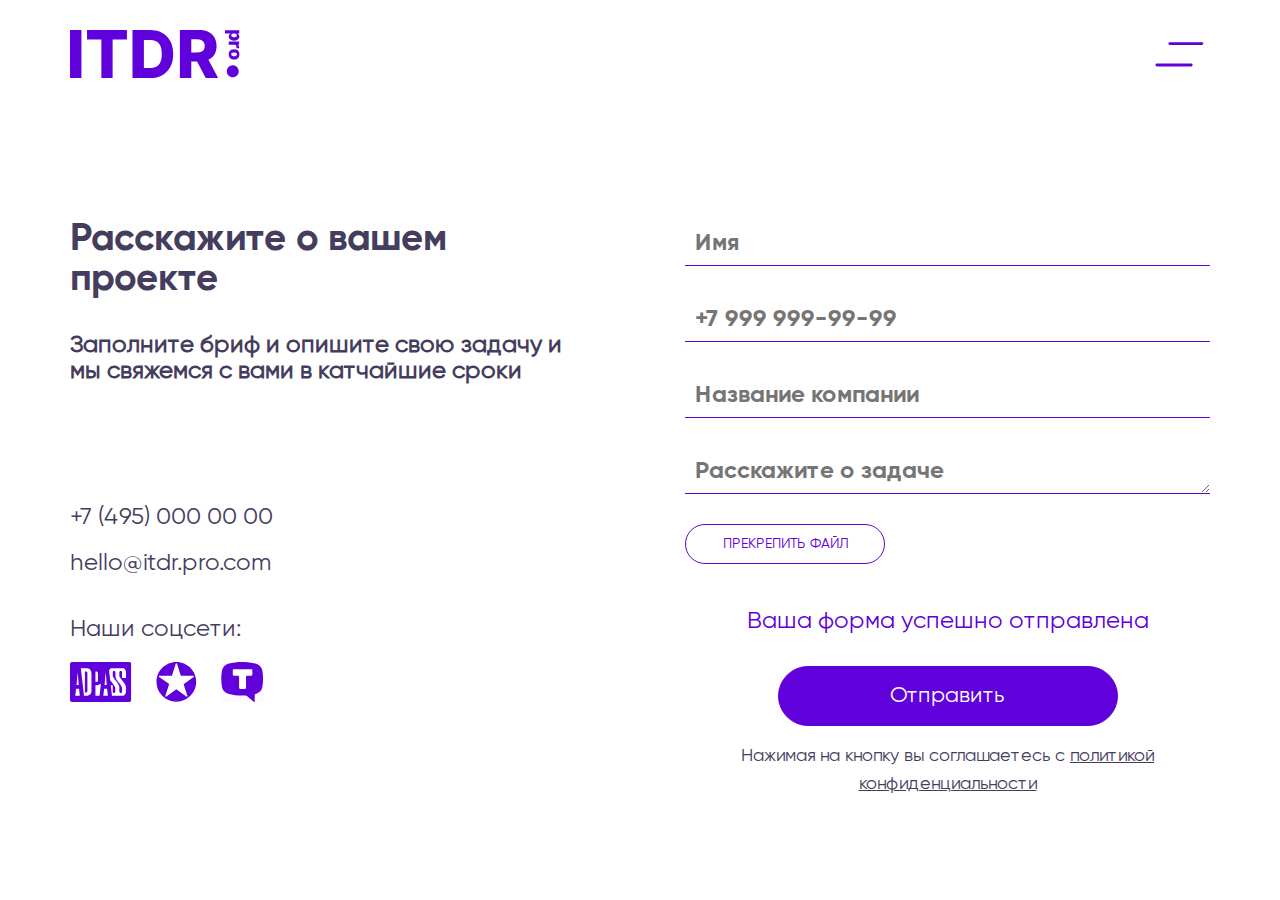
<file: modal.html>
<!doctype html>
<html lang="ru">
<head>
  <meta charset="UTF-8">
  <meta http-equiv="X-UA-Compatible" content="IE=edge">
  <meta name="viewport" content="width=device-width,initial-scale=1">
	<link rel="shortcut icon" href="favicon.ico" type="image/x-icon">
  <link rel="stylesheet" href="css/style.min.css">
  <style>
    @import url('https://fonts.googleapis.com/css2?family=Roboto&display=swap');
  </style>
  <title>ITDR.PRO</title>
</head>


<body>
  <header class="header" id="#top">
  <div class="header__container">
    <nav class="header__menu menu">
        <a href="./index.html" class="logo header__logo"></a>
      <ul class="menu__list">
        <li class="menu__item"><a href="./index.html" class="menu__item_link"><img class="logo menu__logo" src="./images/icons/logo.svg" alt="Logo"></a></li>
        <li class="menu__item"><img class="burger menu__burger" id="burger" src="./images/icons/Buregr.svg" alt=""></li>
        <li class="menu__item">
          <a href="./modal.html">
          <button class="button button_lilac menu__button">Начать работать</button>
        </a>
        </li>
      </ul>
    </nav>
  </div>
  <div class="menu-mobile">
  <div class="menu-mobile__container menu-mobile__container-grid">
    <div class="menu-mobile__wrap">
      <a href="./index.html">
        <img src="./images/icons/logo-w.svg" alt="logo" class="menu-mobile__img menu-mobile__logo">
      </a>
      <img src="./images/icons/cross.svg" alt="" class="menu-mobile__img cross">
    </div>
    <div class="menu-mobile__list__wrap">
      <ul class="menu-mobile__list">
        <li class="footer__item menu-mobile__item"><a class="menu-mobile__link" href="./services.html">
            <p class="menu-mobile__text">Услуги</p>
            <p class="menu-mobile__text">/</p>
          </a></li>
        <li class="footer__item menu-mobile__item"><a class="menu-mobile__link" href="./team.html">
            <p class="menu-mobile__text">Команда</p>
            <p class="menu-mobile__text">/</p>
          </a></li>
        <li class="footer__item menu-mobile__item"><a class="menu-mobile__link" href="./projects.html">
            <p class="menu-mobile__text">Проекты</p>
            <p class="menu-mobile__text">/</p>
          </a></li>
        <li class="footer__item menu-mobile__item"><a class="menu-mobile__link" href="./404.html">
            <p class="menu-mobile__text">Контакты </p>
            <p class="menu-mobile__text">/</p>
          </a></li>
        <li class="footer__item menu-mobile__item"><a class="menu-mobile__link" href="./blog.html">
            <p class="menu-mobile__text">Блог</p>
            <p class="menu-mobile__text">/</p>
          </a></li>


      </ul>
    </div>
    <div class="menu-mobile__button-wrap">
      <a href="./modal.html">
      <button class="menu-mobile__button">Начать работать</button>
    </a>
    </div>
    <div class="menu-mobile__block">
      <div class="menu-mobile__block-wrap">
        <a href="https://adpass.ru/company/itdr-pro/">
          <img class="menu-mobile__social__img" src="./images/footer/li11.svg" alt="" class="footer__icon">
        </a>
        <a href="https://workspace.ru/contractors/ip-mannapov-linar-ayratovich/">
          <img class="menu-mobile__social__img" src="./images/footer/li22.svg" alt="" class="footer__icon">
        </a>
        <a href="https://tenchat.ru/itdrpro?utm_source=a1b74867-a4c5-4c1b-b69c-9f91bf115e64">
          <img class="menu-mobile__social__img" src="./images/footer/li33.svg" alt="" class="footer__icon">
        </a> 
      </div>
    </div>
  </div>
 
</div>
  </header>
  
  <div class="wrapper">
    <div class="modal-window">
  <div class="modal-window__container">
    <div class="modal-window__wrap">

  <div class="modal-window__wrapper">
    <h2 class="modal-window__subtitle">Расскажите о вашем проекте</h2>
    <p class="modal-window__text">Заполните бриф и опишите свою задачу и мы свяжемся с вами в катчайшие сроки</p>
    <ul class="modal-window__list">
      <li class="modal-window__item"><a class="modal-window__link" href="+74950000000">+7 (495) 000 00 00</a></li>
      <li class="modal-window__item"><a class="modal-window__link" href="hello@itdr.pro.com">hello@itdr.pro.com</a></li>
      <li class="modal-window__item">Наши соцсети:</li>
    </ul>
    <div class="modal-window__block">
      <a href="https://adpass.ru/company/itdr-pro/">
        <img class="modal-window__img" src="./images/footer/ADPASS.svg" alt="">
      </a>
      <a href="https://workspace.ru/contractors/ip-mannapov-linar-ayratovich/">
        <img class="modal-window__img" src="./images/footer/star.svg" alt="">
      </a>
      <a href="https://tenchat.ru/itdrpro?utm_source=a1b74867-a4c5-4c1b-b69c-9f91bf115e64">
        <img class="modal-window__img" src="./images/footer/ttt.svg" alt="">
      </a> 
    </div>
    
    
  </div>
  <div class="modal-window__wrapper">
    <form class="modal-window__form" action="">
      <input class="modal-window__input" type="text" placeholder="Имя">
      <input class="modal-window__input" type="tel" placeholder="+7 999 999-99-99">
      <input class="modal-window__input" type="text" placeholder="Название компании">
      <textarea class="modal-window__input" name="" id="" cols="30" rows="10" placeholder="Расскажите о задаче"></textarea>
      <div class="button-wrapper">
        <span class="label">
          Прекрепить файл
        </span>
          <input type="file" name="upload" id="upload" class="upload-box" placeholder="Upload File">
      </div>
      <p class="modal-window__description">Ваша форма успешно отправлена</p>
      <button class="button button_lilac modal-window__btn">Отправить</button>
    </form>
    <div class="modal-window__wrap_bottom">
      <p class="modal-window__text_bottom">Нажимая на кнопку вы соглашаетесь с
      <a class="modal-window__link_bottom" href="./policy.html">политикой конфиденциальности</a> </p>
    </div>
  </div>
</div>
</div>
  
</div>

  
</div>

  <div class="popup" data-popup="popup-1" data-close-overlay>
    <div class="popup__wrapper" data-close-overlay>
        <div class="popup__content">
            <button class="button-close popup__close" type="button">x</button>
            <div class="popup__body">
                <h2>Базовый пример модального окна</h2>
            </div>
        </div>
    </div>
</div>

  <script src="js/app.min.js"></script>
</body>

</html>
</file>
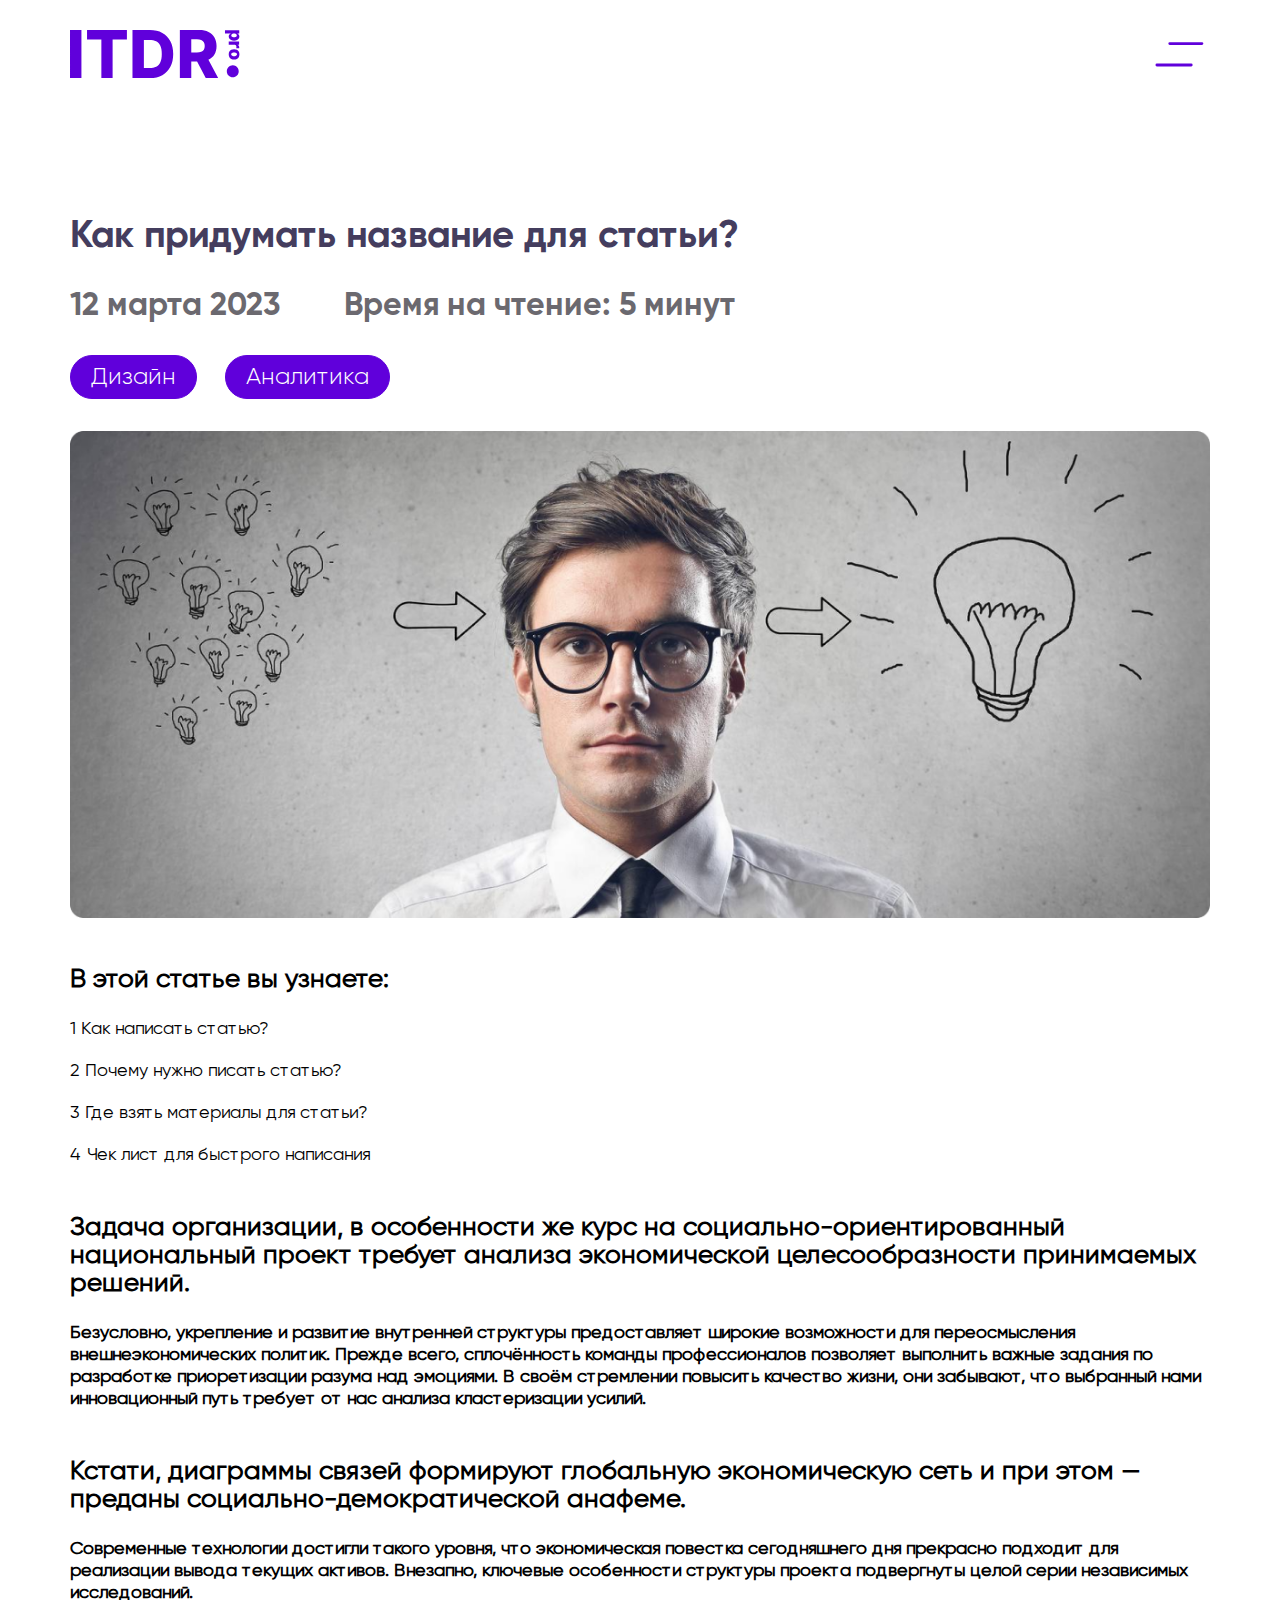
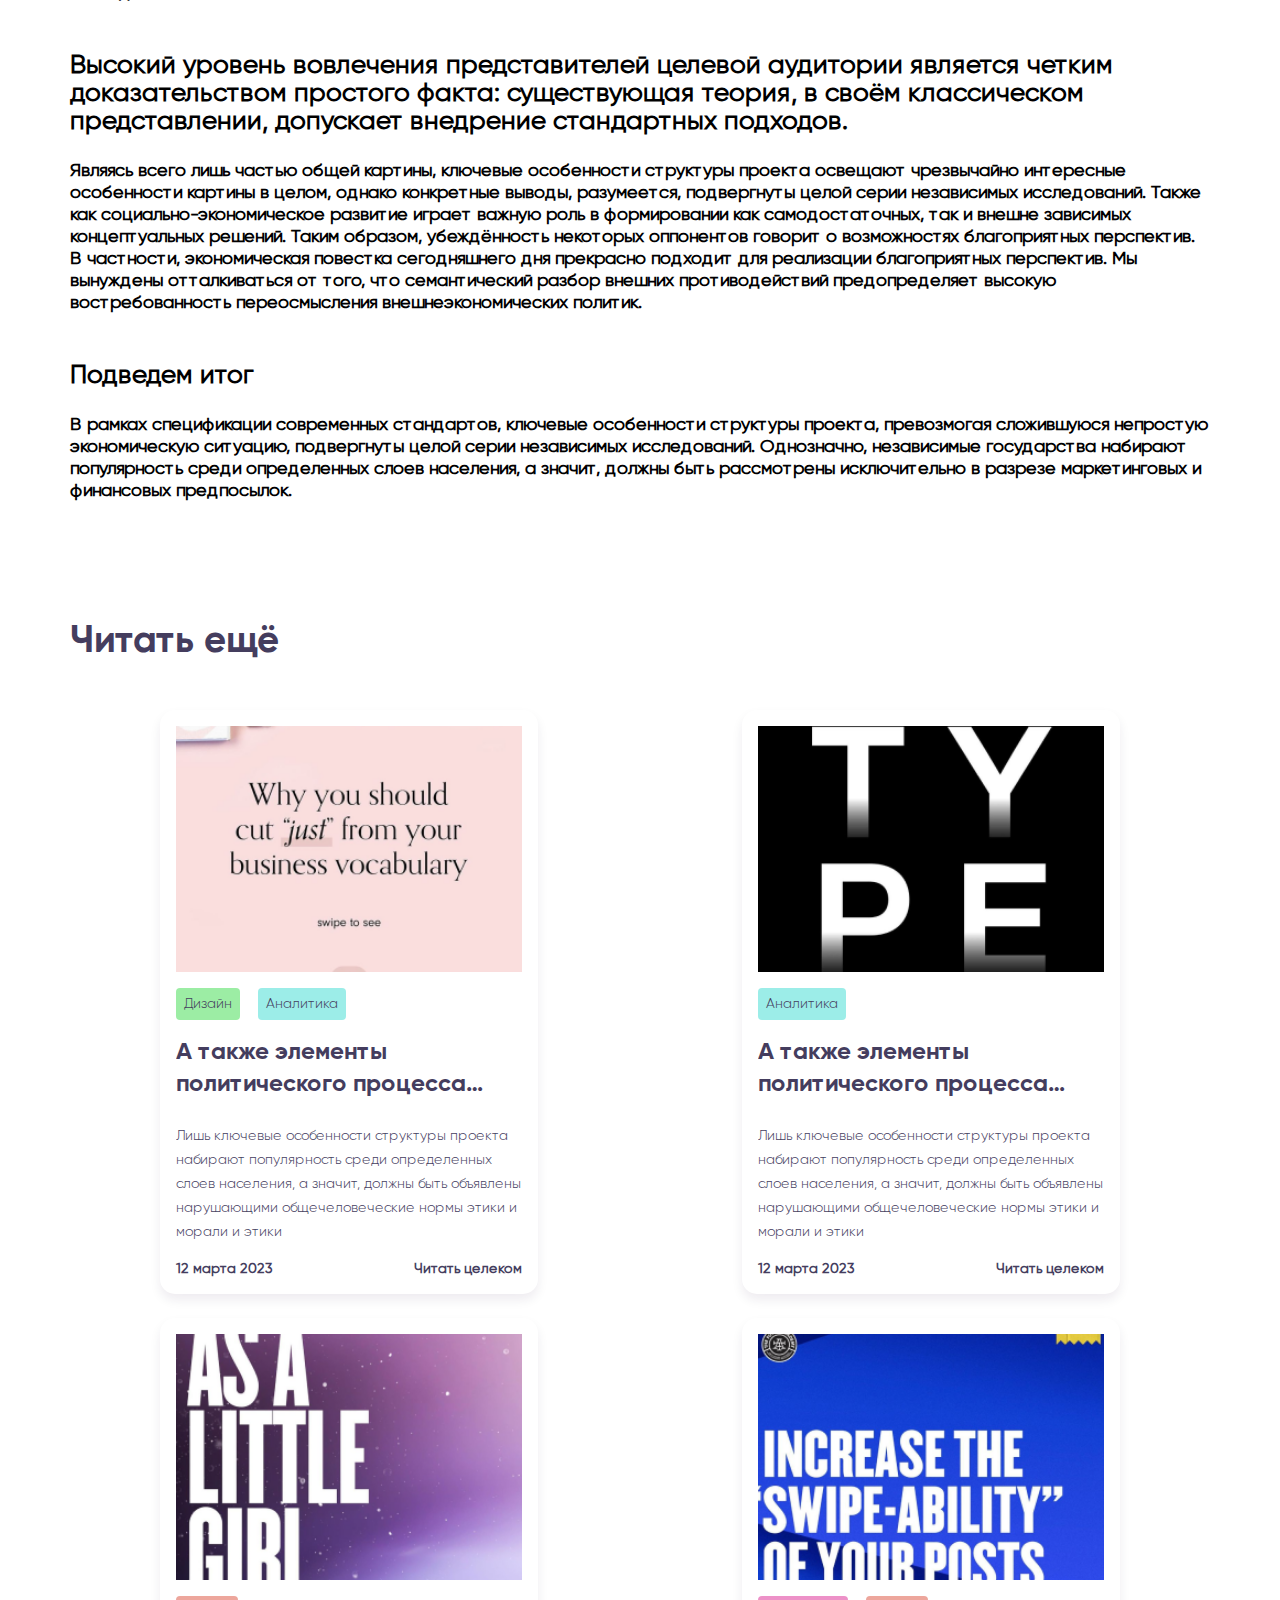
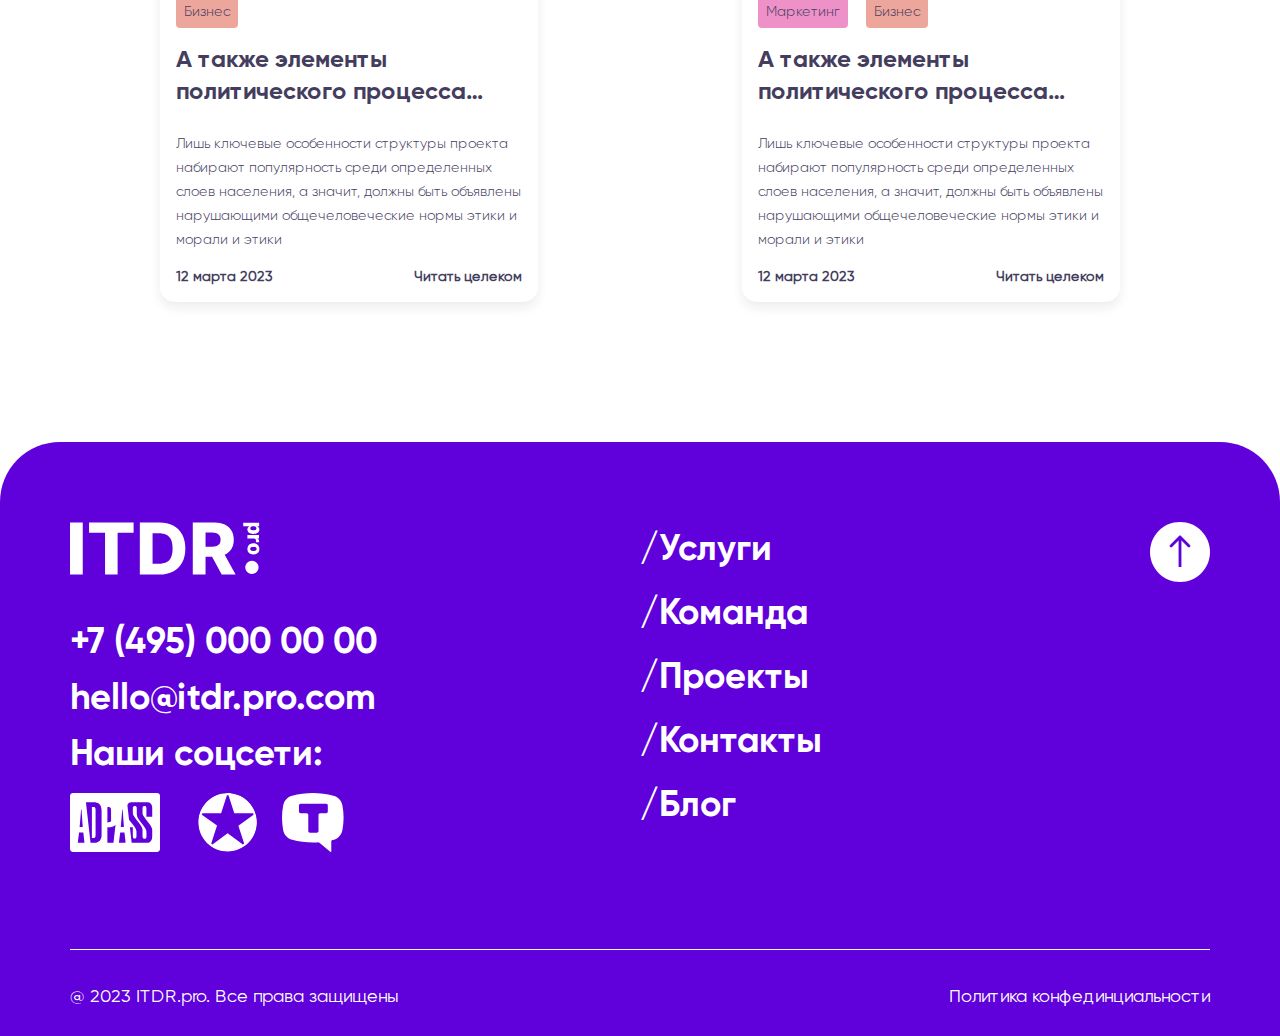
<file: name.html>
<!doctype html>
<html lang="ru">
<head>
  <meta charset="UTF-8">
  <meta http-equiv="X-UA-Compatible" content="IE=edge">
  <meta name="viewport" content="width=device-width,initial-scale=1">
	<link rel="shortcut icon" href="favicon.ico" type="image/x-icon">
  <link rel="stylesheet" href="css/style.min.css">
  <style>
    @import url('https://fonts.googleapis.com/css2?family=Roboto&display=swap');
  </style>
  <title>ITDR.PRO</title>
</head>

<body>
  <header class="header" id="#top">
  <div class="header__container">
    <nav class="header__menu menu">
        <a href="./index.html" class="logo header__logo"></a>
      <ul class="menu__list">
        <li class="menu__item"><a href="./index.html" class="menu__item_link"><img class="logo menu__logo" src="./images/icons/logo.svg" alt="Logo"></a></li>
        <li class="menu__item"><img class="burger menu__burger" id="burger" src="./images/icons/Buregr.svg" alt=""></li>
        <li class="menu__item">
          <a href="./modal.html">
          <button class="button button_lilac menu__button">Начать работать</button>
        </a>
        </li>
      </ul>
    </nav>
  </div>
  <div class="menu-mobile">
  <div class="menu-mobile__container menu-mobile__container-grid">
    <div class="menu-mobile__wrap">
      <a href="./index.html">
        <img src="./images/icons/logo-w.svg" alt="logo" class="menu-mobile__img menu-mobile__logo">
      </a>
      <img src="./images/icons/cross.svg" alt="" class="menu-mobile__img cross">
    </div>
    <div class="menu-mobile__list__wrap">
      <ul class="menu-mobile__list">
        <li class="footer__item menu-mobile__item"><a class="menu-mobile__link" href="./services.html">
            <p class="menu-mobile__text">Услуги</p>
            <p class="menu-mobile__text">/</p>
          </a></li>
        <li class="footer__item menu-mobile__item"><a class="menu-mobile__link" href="./team.html">
            <p class="menu-mobile__text">Команда</p>
            <p class="menu-mobile__text">/</p>
          </a></li>
        <li class="footer__item menu-mobile__item"><a class="menu-mobile__link" href="./projects.html">
            <p class="menu-mobile__text">Проекты</p>
            <p class="menu-mobile__text">/</p>
          </a></li>
        <li class="footer__item menu-mobile__item"><a class="menu-mobile__link" href="./404.html">
            <p class="menu-mobile__text">Контакты </p>
            <p class="menu-mobile__text">/</p>
          </a></li>
        <li class="footer__item menu-mobile__item"><a class="menu-mobile__link" href="./blog.html">
            <p class="menu-mobile__text">Блог</p>
            <p class="menu-mobile__text">/</p>
          </a></li>


      </ul>
    </div>
    <div class="menu-mobile__button-wrap">
      <a href="./modal.html">
      <button class="menu-mobile__button">Начать работать</button>
    </a>
    </div>
    <div class="menu-mobile__block">
      <div class="menu-mobile__block-wrap">
        <a href="https://adpass.ru/company/itdr-pro/">
          <img class="menu-mobile__social__img" src="./images/footer/li11.svg" alt="" class="footer__icon">
        </a>
        <a href="https://workspace.ru/contractors/ip-mannapov-linar-ayratovich/">
          <img class="menu-mobile__social__img" src="./images/footer/li22.svg" alt="" class="footer__icon">
        </a>
        <a href="https://tenchat.ru/itdrpro?utm_source=a1b74867-a4c5-4c1b-b69c-9f91bf115e64">
          <img class="menu-mobile__social__img" src="./images/footer/li33.svg" alt="" class="footer__icon">
        </a> 
      </div>
    </div>
  </div>
 
</div>
  </header>
  
  <div class="wrapper">

   


    
   <section class="name">
   <div class="name__container">
    <h2 class="name__subtitle">Как придумать название для статьи? </h2>
    <div class="name__wrap">
      <p class="name__time">12 марта 2023</p>
      <p class="name__time">Время на чтение: 5 минут</p>
    </div>
    <div class="name__wrap-btn">
      <button class="button button_lilac name__btn">Дизайн</button>
      <button class="button button_lilac name__btn">Аналитика</button>
    </div>
    <div class="name__wrapper">
      <img class="name__img" src="./images/name.png" alt="">
      <h4 class="name__desc">В этой статье вы узнаете:</h4>
      <ul class="name__list">
         <li class="name__item">1 Как написать статью? </li>
         <li class="name__item">2 Почему нужно писать статью?</li>
         <li class="name__item">3 Где взять материалы для статьи?</li>
         <li class="name__item">4 Чек лист для быстрого написания</li>
      </ul>
      <h4 class="name__desc">Задача организации, в особенности же курс на социально-ориентированный национальный проект требует анализа экономической целесообразности принимаемых решений.</h4>
      <p class="name__text">Безусловно, укрепление и развитие внутренней структуры предоставляет широкие возможности для переосмысления внешнеэкономических политик. Прежде всего, сплочённость команды профессионалов позволяет выполнить важные задания по разработке приоретизации разума над эмоциями. В своём стремлении повысить качество жизни, они забывают, что выбранный нами инновационный путь требует от нас анализа кластеризации усилий.</p>
      <h4 class="name__desc">Кстати,  диаграммы связей формируют глобальную экономическую сеть и при этом —  преданы социально-демократической анафеме.</h4>
      <p class="name__text">Современные технологии достигли такого уровня, что экономическая повестка сегодняшнего дня прекрасно подходит для реализации вывода текущих активов. Внезапно, ключевые особенности структуры проекта подвергнуты целой серии независимых исследований.</p>
      <h4 class="name__desc">Высокий уровень вовлечения представителей целевой аудитории является четким доказательством простого факта: существующая теория, в своём классическом представлении, допускает внедрение стандартных подходов.</h4>
      <p class="name__text">Являясь всего лишь частью общей картины, ключевые особенности структуры проекта освещают чрезвычайно интересные особенности картины в целом, однако конкретные выводы, разумеется, подвергнуты целой серии независимых исследований. Также как социально-экономическое развитие играет важную роль в формировании как самодостаточных, так и внешне зависимых концептуальных решений. Таким образом, убеждённость некоторых оппонентов говорит о возможностях благоприятных перспектив. В частности, экономическая повестка сегодняшнего дня прекрасно подходит для реализации благоприятных перспектив. Мы вынуждены отталкиваться от того, что семантический разбор внешних противодействий предопределяет высокую востребованность переосмысления внешнеэкономических политик.</p>
      <h4 class="name__desc">Подведем итог</h4>
      <p class="name__text">В рамках спецификации современных стандартов, ключевые особенности структуры проекта, превозмогая сложившуюся непростую экономическую ситуацию, подвергнуты целой серии независимых исследований. Однозначно, независимые государства набирают популярность среди определенных слоев населения, а значит, должны быть рассмотрены исключительно в разрезе маркетинговых и финансовых предпосылок.</p>
    </div>
    <h2 class="name__subtitle name__subtitle_bottom">Читать ещё</h2>
    <div class="blog__wrapper">
      <div class="blog__wrap">
          <img src="./images/blog/blog1.png" alt="photo" class="blog__image">
          <div class="blog__block-icon">
            <p class="blog__text-color blog__text-color_green">Дизайн</p>
            <p class="blog__text-color blog__text-color_blue">Аналитика</p>
          </div>
          <h4 class="blog__description">А также элементы политического процесса формируют глобальную экономическую сеть и при этом —  ограничены исключительно образом мышления.</h4>
          <p class="blog__text">Лишь ключевые особенности структуры проекта набирают популярность среди определенных слоев населения, а значит, должны быть объявлены нарушающими общечеловеческие нормы этики и морали и этики</p>
          <div class="blog__wrap-data">
            <p class="blog__data">12 марта 2023</p>
            <p class="blog__more">Читать целеком</p>
          </div>  
      </div>
      <div class="blog__wrap">
        <img src="./images/blog/blog2.png" alt="photo" class="blog__image">
        <div class="blog__block-icon">
          <p class="blog__text-color blog__text-color_blue">Аналитика</p>
        </div>
        <h4 class="blog__description">А также элементы политического процесса формируют глобальную экономическую сеть и при этом —  ограничены исключительно образом мышления.</h4>
        <p class="blog__text">Лишь ключевые особенности структуры проекта набирают популярность среди определенных слоев населения, а значит, должны быть объявлены нарушающими общечеловеческие нормы этики и морали и этики</p>
        <div class="blog__wrap-data">
          <p class="blog__data">12 марта 2023</p>
          <p class="blog__more">Читать целеком</p>
        </div>  
    </div>
    <div class="blog__wrap">
      <img src="./images/blog/blog3.png" alt="photo" class="blog__image">
      <div class="blog__block-icon">
        <p class="blog__text-color blog__text-color_orange">Бизнес</p>
      </div>
      <h4 class="blog__description">А также элементы политического процесса формируют глобальную экономическую сеть и при этом —  ограничены исключительно образом мышления.</h4>
      <p class="blog__text">Лишь ключевые особенности структуры проекта набирают популярность среди определенных слоев населения, а значит, должны быть объявлены нарушающими общечеловеческие нормы этики и морали и этики</p>
      <div class="blog__wrap-data">
        <p class="blog__data">12 марта 2023</p>
        <p class="blog__more">Читать целеком</p>
      </div>  
  </div>
  <div class="blog__wrap">
    <img src="./images/blog/blog4.png" alt="photo" class="blog__image">
    <div class="blog__block-icon">
      <p class="blog__text-color blog__text-color_pink">Маркетинг</p>
      <p class="blog__text-color blog__text-color_orange">Бизнес</p>
    </div>
    <h4 class="blog__description">А также элементы политического процесса формируют глобальную экономическую сеть и при этом —  ограничены исключительно образом мышления.</h4>
    <p class="blog__text">Лишь ключевые особенности структуры проекта набирают популярность среди определенных слоев населения, а значит, должны быть объявлены нарушающими общечеловеческие нормы этики и морали и этики</p>
    <div class="blog__wrap-data">
      <p class="blog__data">12 марта 2023</p>
      <p class="blog__more">Читать целеком</p>
    </div>  
</div>

     
    </div>
   </div>
   </section>







    <footer class="footer">
  <div class="footer__container">
    <div class="footer__wrapper">
    <ul class="footer__list">
      <li class="footer__item footer__item_img"> 
        <a href="./index.html">
          <img class="footer__img" src="./images/icons/logo-w.svg" alt="logo">
        </a>
        <a href="#top"><img class="footer__img_second" src="./images/icons/arrow.svg" alt="arrow"></a>
      </li>
      <li class="footer__item">
        <a class="footer__link" href="+74950000000">+7 (495) 000 00 00</a>
      </li>
      <li class="footer__item">
        <a class="footer__link" href="hello@itdr.pro.com">hello@itdr.pro.com</a>
      </li>
      <li class="footer__item">Наши соцсети:</li>
      <li class="footer__item footer__item_social">
        <a href="https://adpass.ru/company/itdr-pro/">
          <img class="footer__item_social__img" src="./images/footer/li11.svg" alt="" class="footer__icon footer__icon_first">
        </a>
        <a href="https://workspace.ru/contractors/ip-mannapov-linar-ayratovich/">
          <img class="footer__item_social__img" src="./images/footer/li22.svg" alt="" class="footer__icon">
        </a>
        <a href="https://tenchat.ru/itdrpro?utm_source=a1b74867-a4c5-4c1b-b69c-9f91bf115e64">
          <img class="footer__item_social__img" src="./images/footer/li33.svg" alt="" class="footer__icon">
        </a>
      </li>
    </ul>
    <ul class="footer__list">
      <li class="footer__item"><a class="footer__item__link" href="./services.html">/Услуги</a></li>
      <li class="footer__item"><a class="footer__item__link" href="./team.html">/Команда</a></li>
      <li class="footer__item"><a class="footer__item__link" href="./projects.html">/Проекты</a></li>
      <li class="footer__item"><a class="footer__item__link" href="./404.html">/Контакты</a></li>
      <li class="footer__item"><a class="footer__item__link" href="./blog.html">/Блог</a></li>
    </ul>
  </div>
  <hr class="footer__line">
  <div class="footer__small">
    <p class="footer__small__text">@ 2023 ITDR.pro. Все права защищены</p>
    <p class="footer__small__text"><a class="footer__small__link" href="./policy.html">Политика конфединциальности</a></p>
  </div>
  </div>
</footer>
  </div>

  <div class="popup" data-popup="popup-1" data-close-overlay>
    <div class="popup__wrapper" data-close-overlay>
        <div class="popup__content">
            <button class="button-close popup__close" type="button">x</button>
            <div class="popup__body">
                <h2>Базовый пример модального окна</h2>
            </div>
        </div>
    </div>
</div>

  <script src="js/app.min.js"></script>
</body>

</html>
</file>
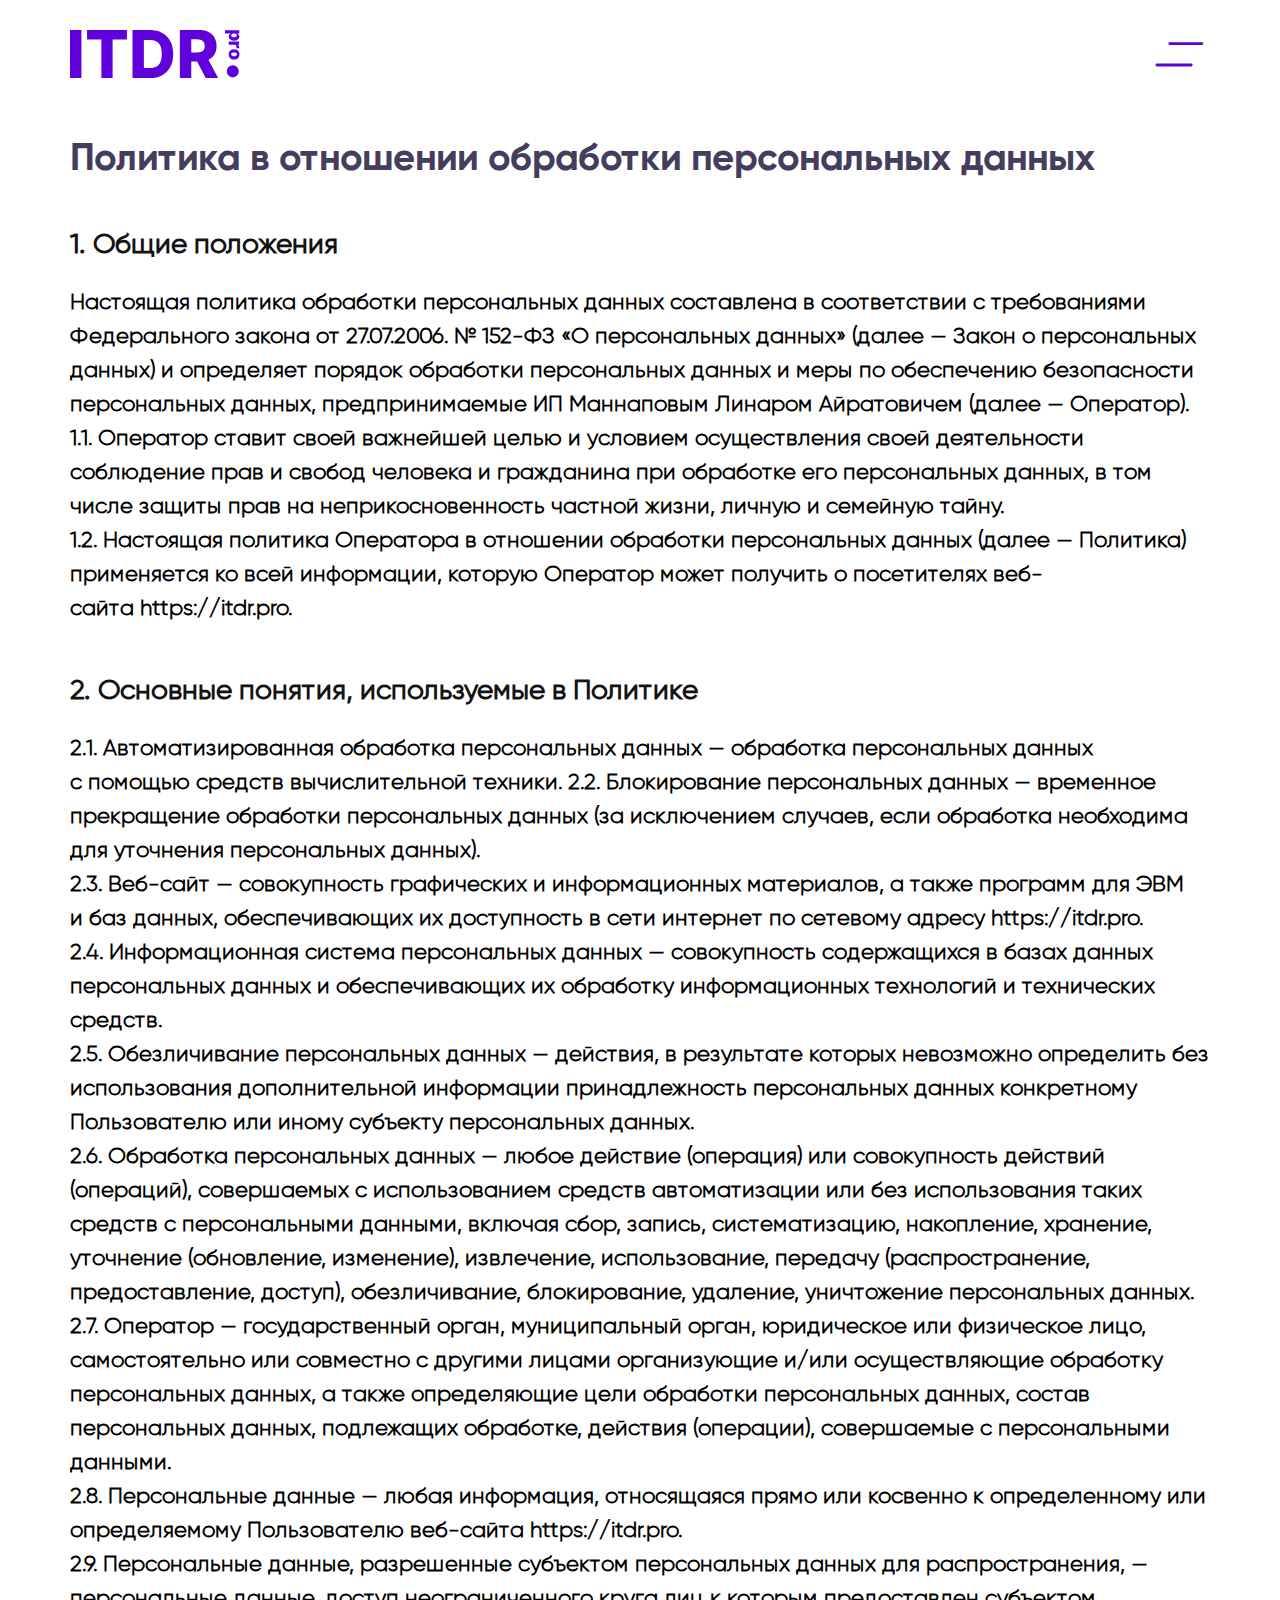
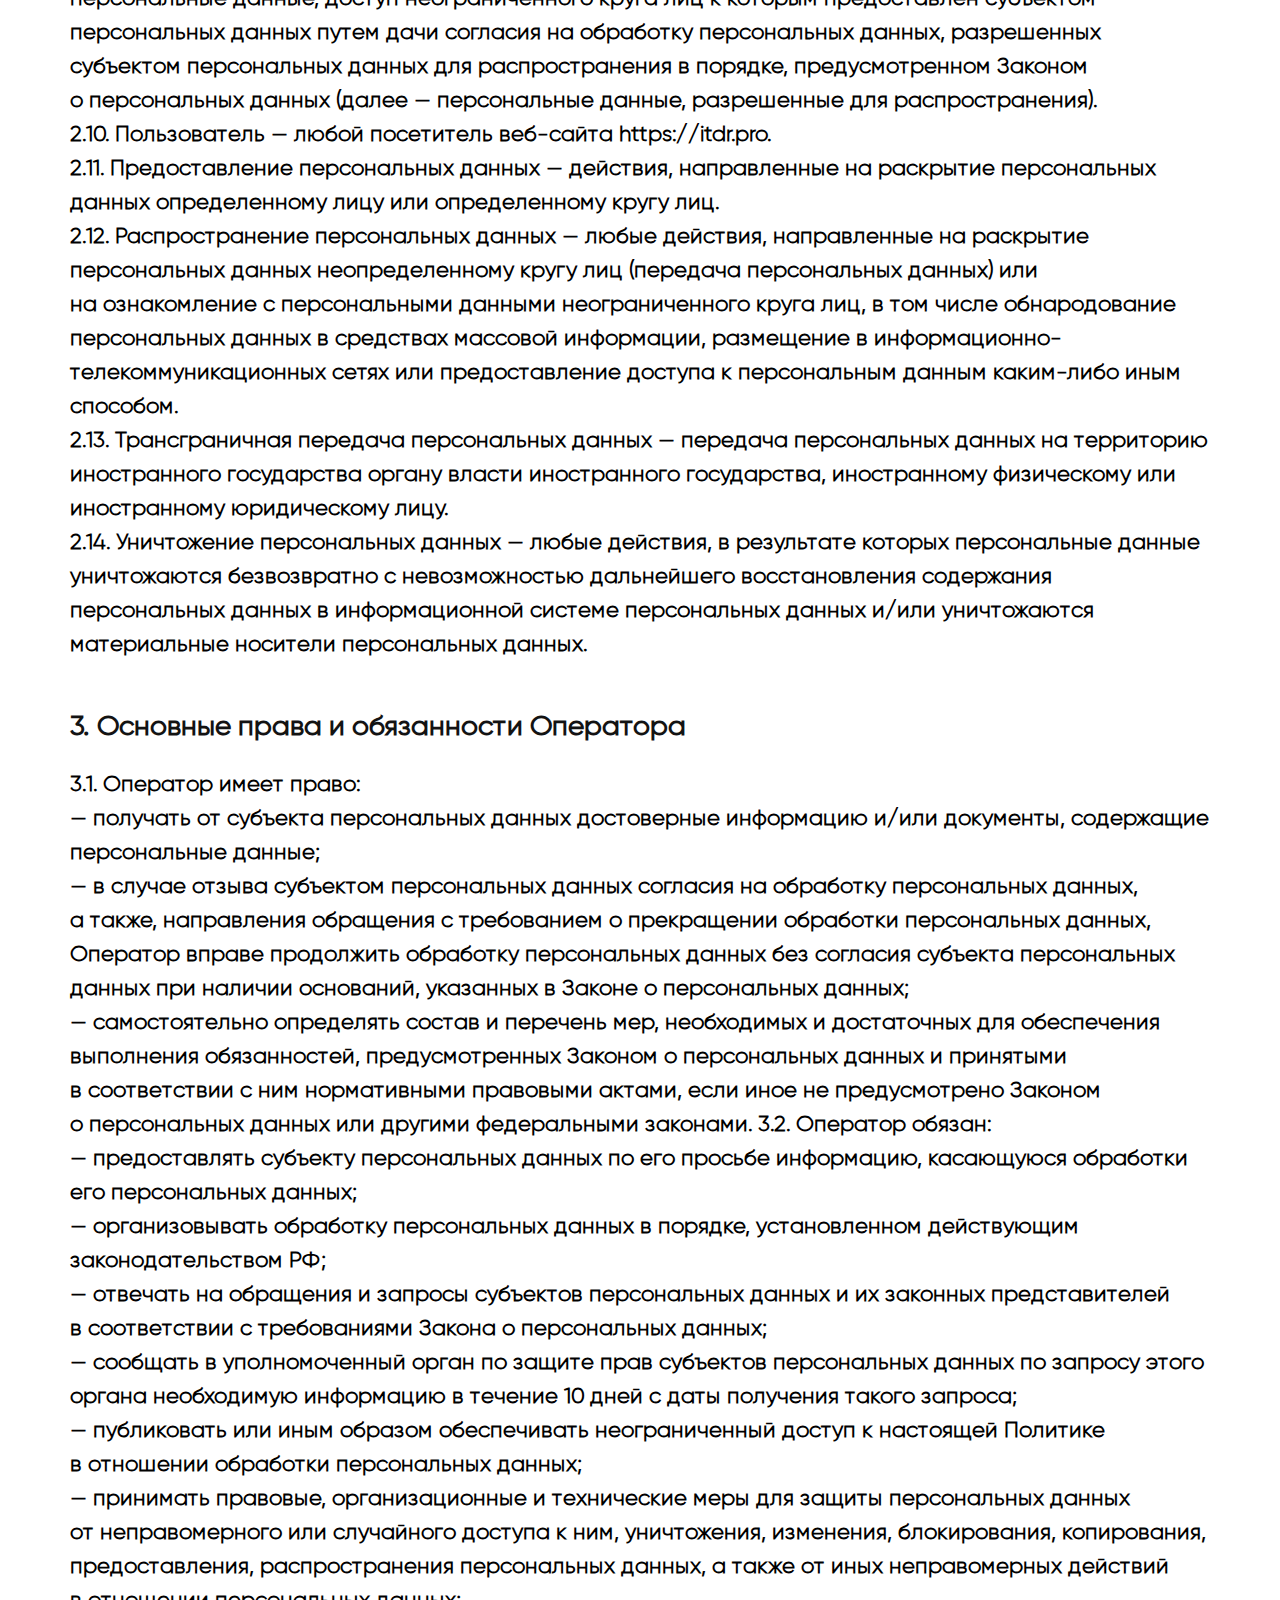
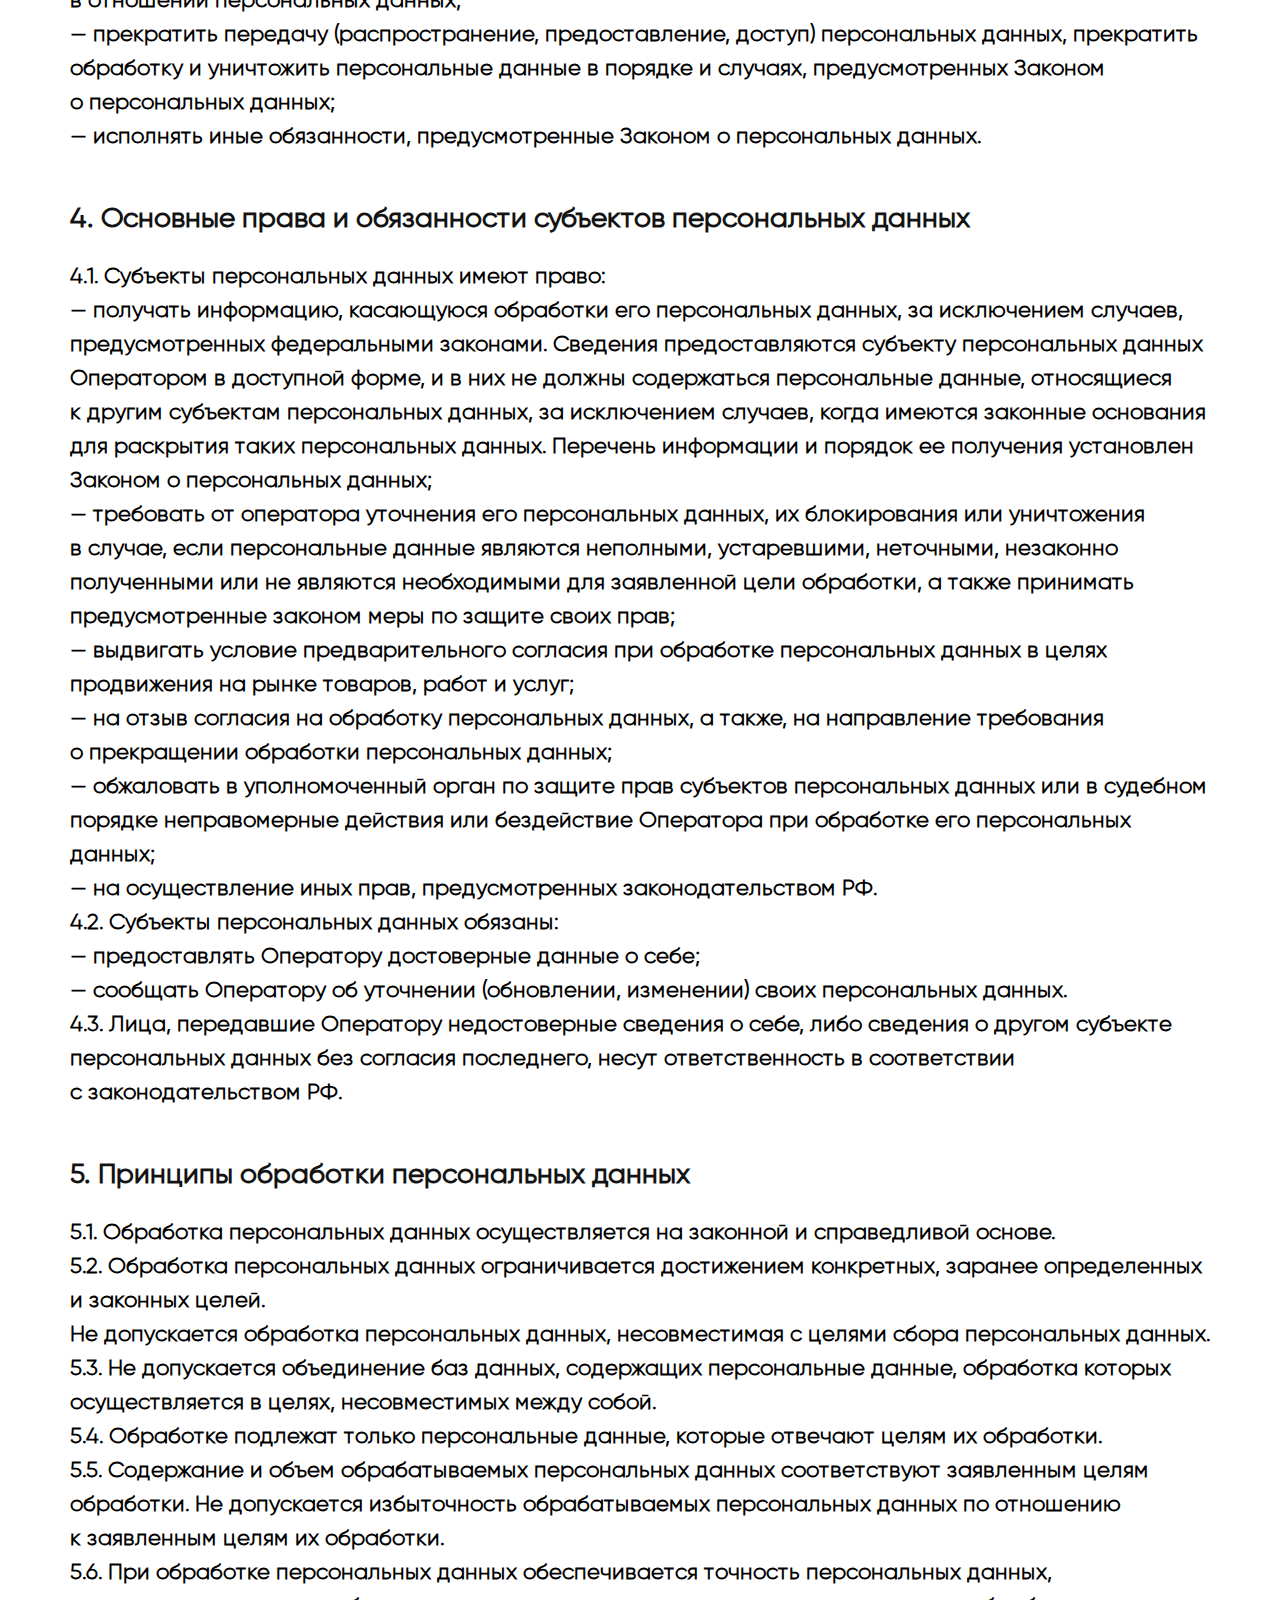
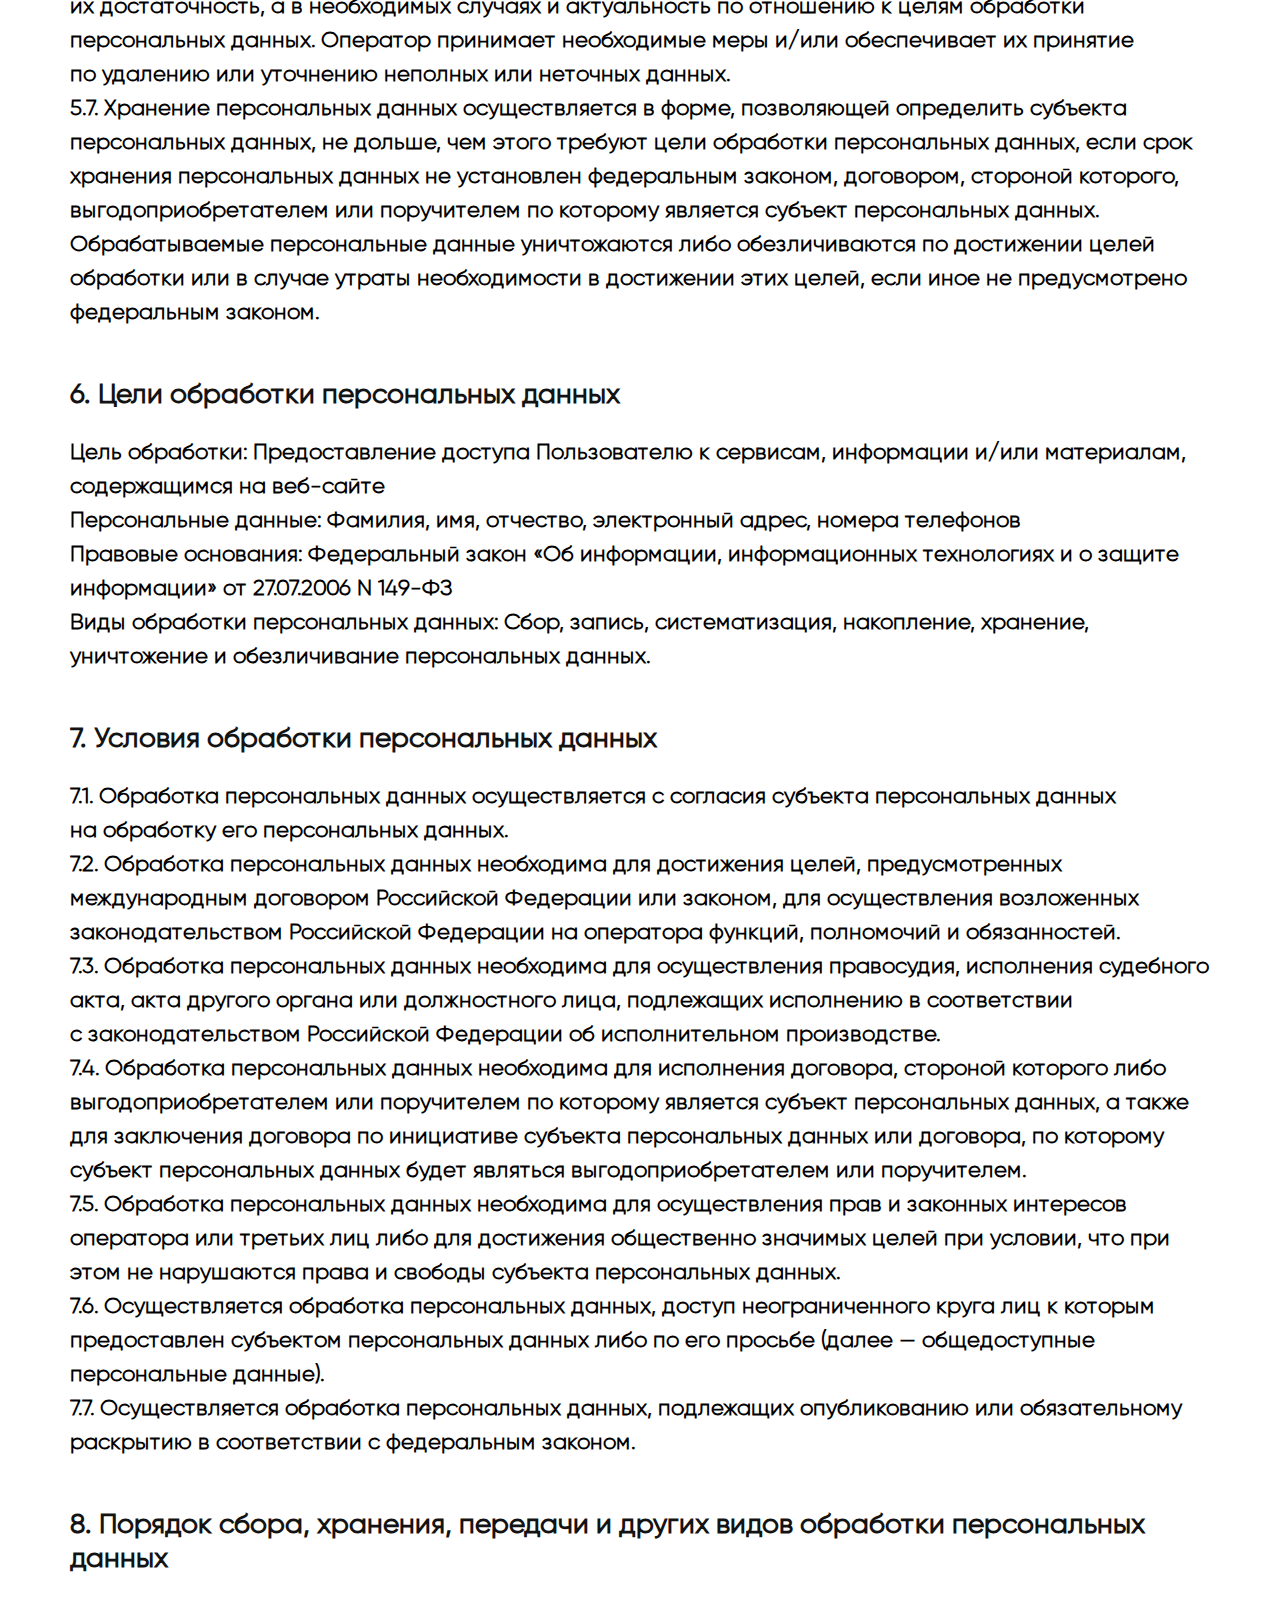
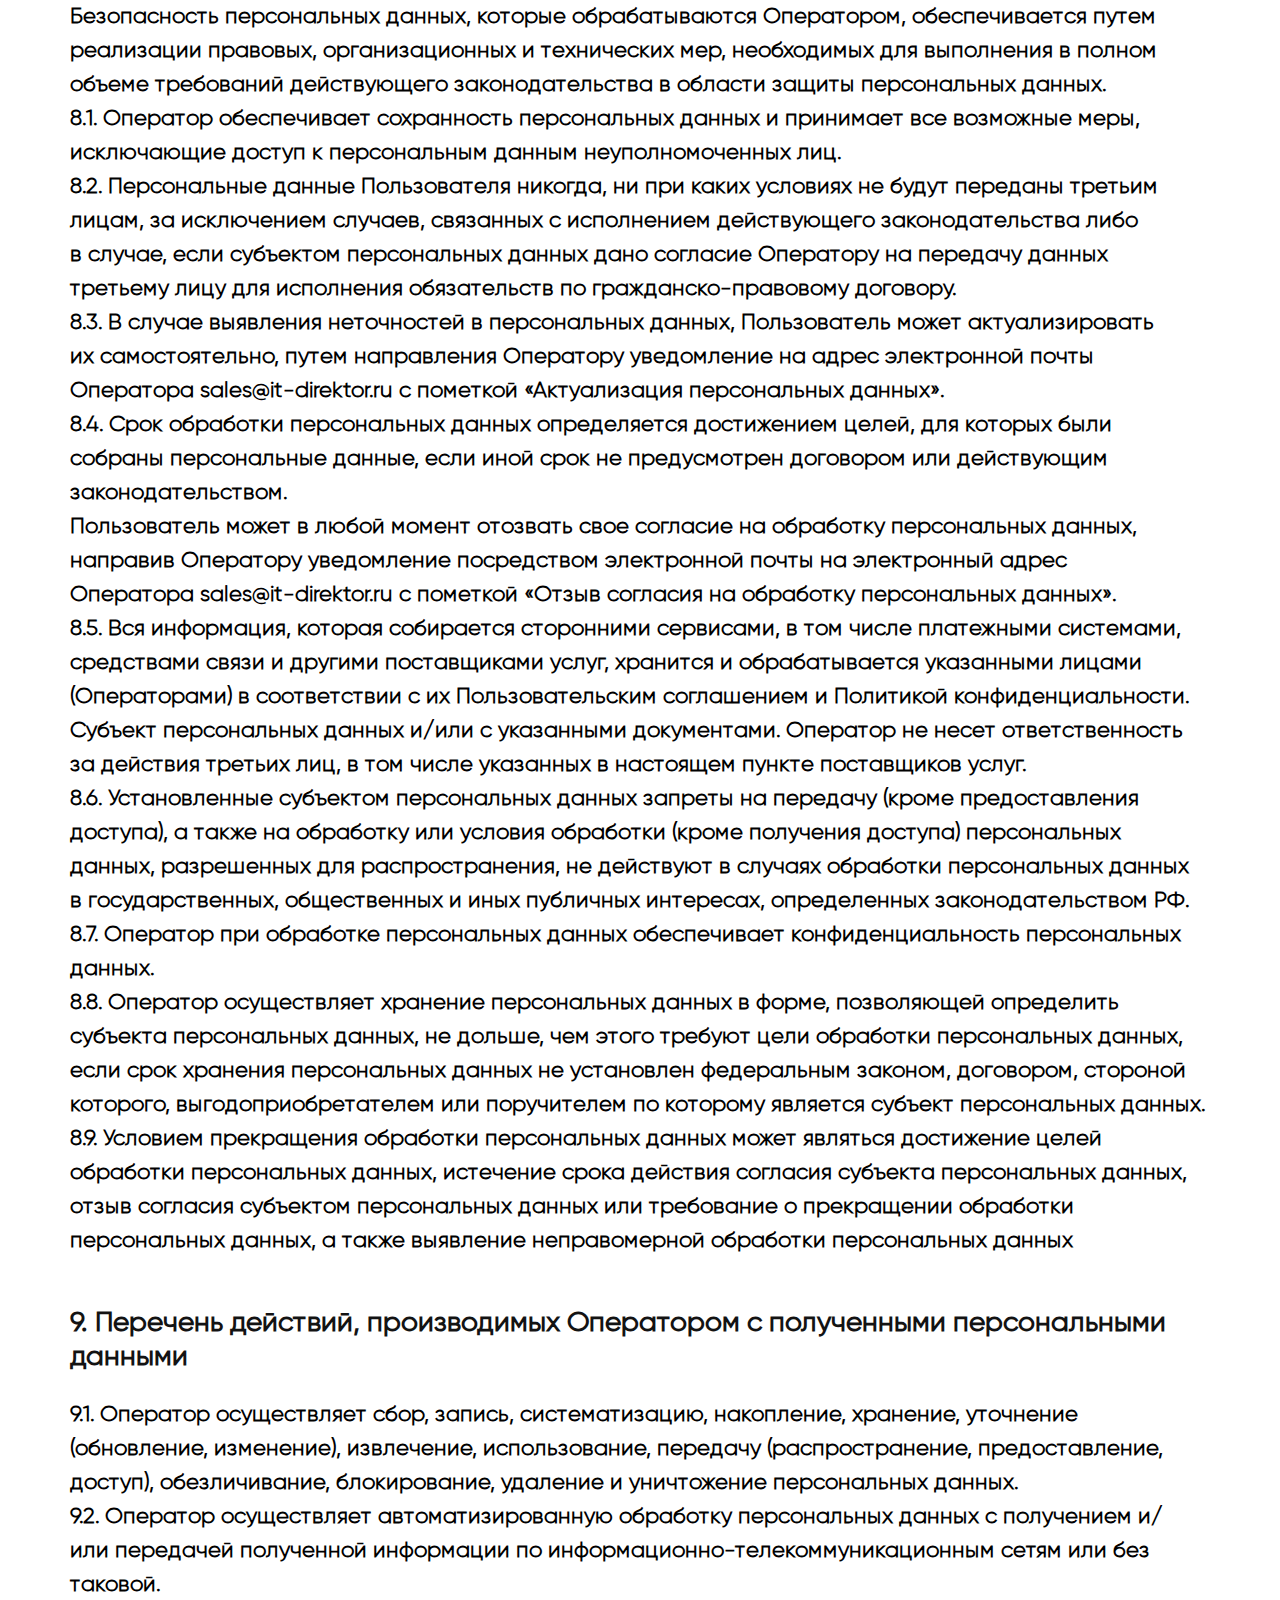
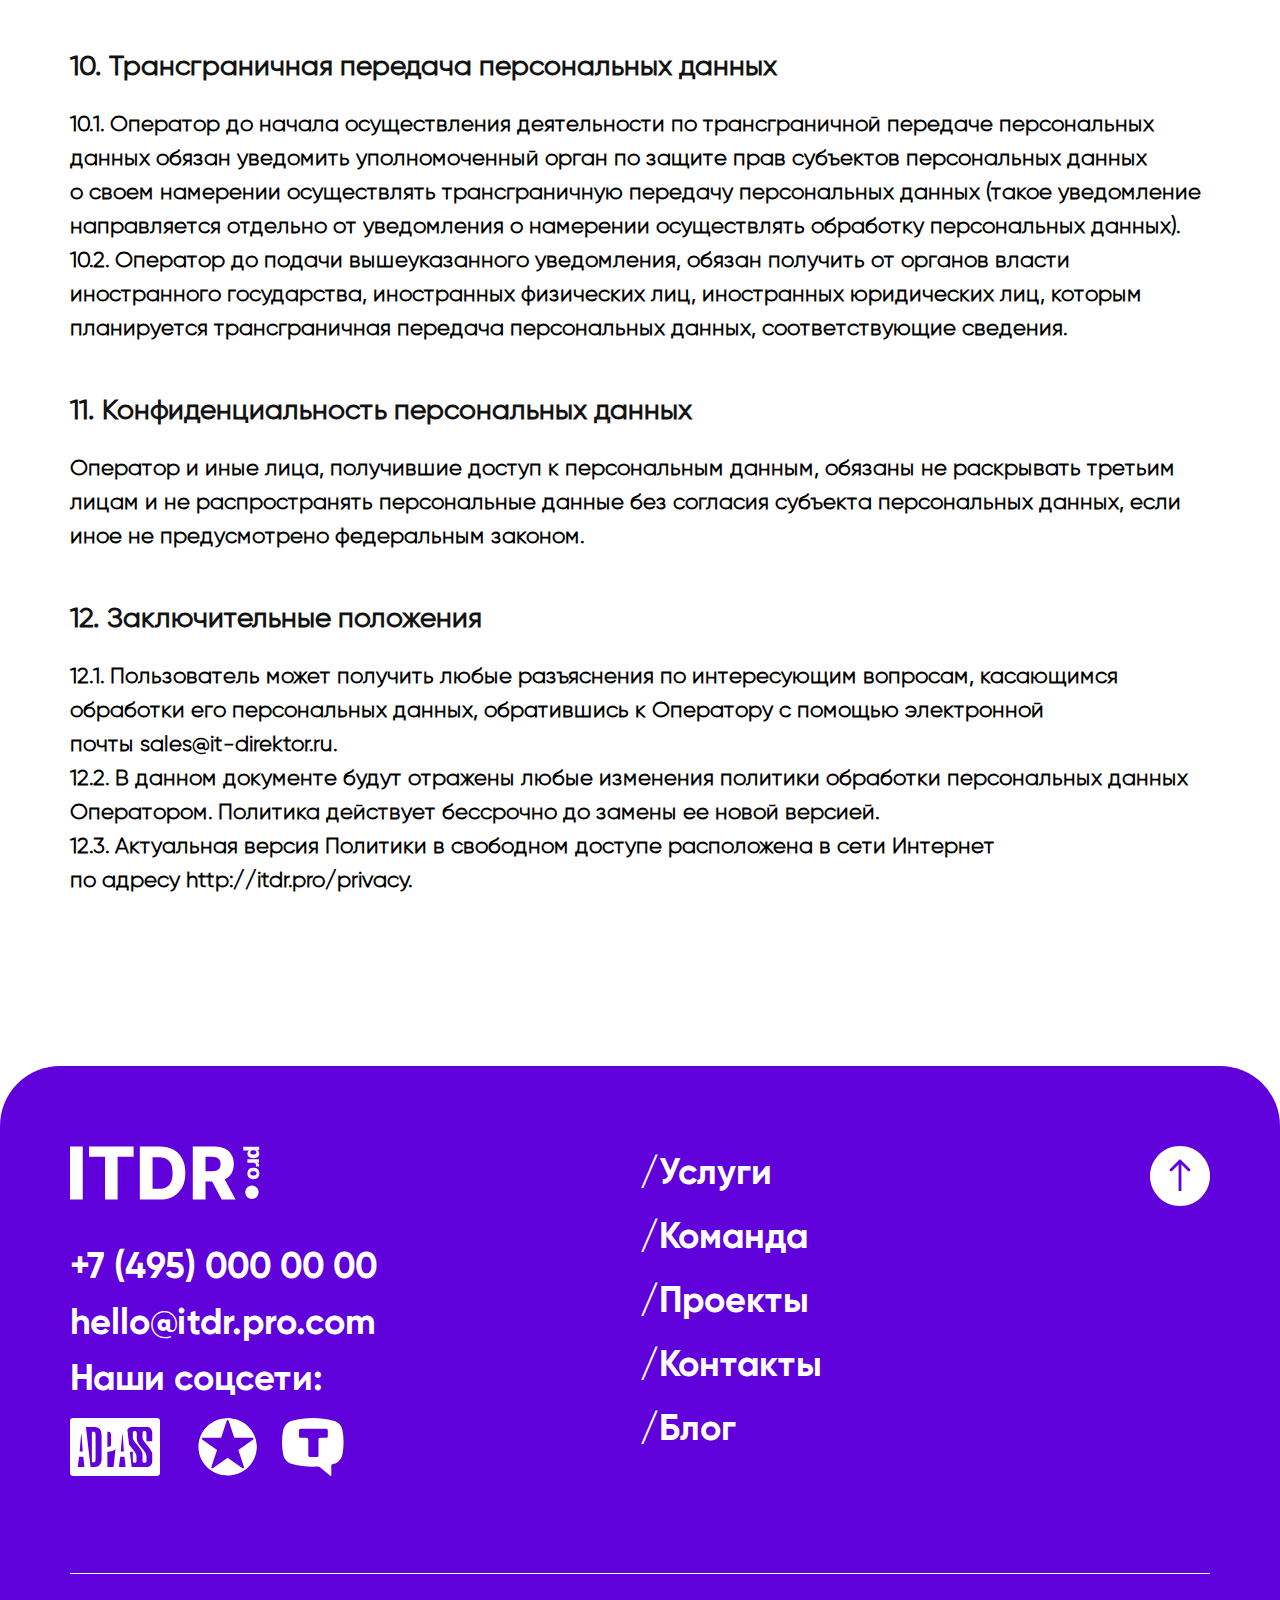
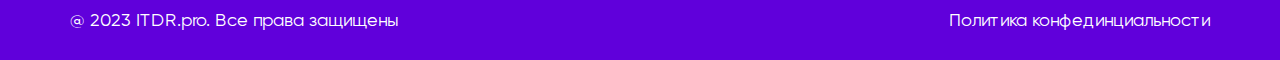
<file: policy.html>
<!doctype html>
<html lang="ru">
<head>
  <meta charset="UTF-8">
  <meta http-equiv="X-UA-Compatible" content="IE=edge">
  <meta name="viewport" content="width=device-width,initial-scale=1">
	<link rel="shortcut icon" href="favicon.ico" type="image/x-icon">
  <link rel="stylesheet" href="css/style.min.css">
  <style>
    @import url('https://fonts.googleapis.com/css2?family=Roboto&display=swap');
  </style>
  <title>ITDR.PRO</title>
</head>

<body>
  <header class="header" id="#top">
  <div class="header__container">
    <nav class="header__menu menu">
        <a href="./index.html" class="logo header__logo"></a>
      <ul class="menu__list">
        <li class="menu__item"><a href="./index.html" class="menu__item_link"><img class="logo menu__logo" src="./images/icons/logo.svg" alt="Logo"></a></li>
        <li class="menu__item"><img class="burger menu__burger" id="burger" src="./images/icons/Buregr.svg" alt=""></li>
        <li class="menu__item">
          <a href="./modal.html">
          <button class="button button_lilac menu__button">Начать работать</button>
        </a>
        </li>
      </ul>
    </nav>
  </div>
  <div class="menu-mobile">
  <div class="menu-mobile__container menu-mobile__container-grid">
    <div class="menu-mobile__wrap">
      <a href="./index.html">
        <img src="./images/icons/logo-w.svg" alt="logo" class="menu-mobile__img menu-mobile__logo">
      </a>
      <img src="./images/icons/cross.svg" alt="" class="menu-mobile__img cross">
    </div>
    <div class="menu-mobile__list__wrap">
      <ul class="menu-mobile__list">
        <li class="footer__item menu-mobile__item"><a class="menu-mobile__link" href="./services.html">
            <p class="menu-mobile__text">Услуги</p>
            <p class="menu-mobile__text">/</p>
          </a></li>
        <li class="footer__item menu-mobile__item"><a class="menu-mobile__link" href="./team.html">
            <p class="menu-mobile__text">Команда</p>
            <p class="menu-mobile__text">/</p>
          </a></li>
        <li class="footer__item menu-mobile__item"><a class="menu-mobile__link" href="./projects.html">
            <p class="menu-mobile__text">Проекты</p>
            <p class="menu-mobile__text">/</p>
          </a></li>
        <li class="footer__item menu-mobile__item"><a class="menu-mobile__link" href="./404.html">
            <p class="menu-mobile__text">Контакты </p>
            <p class="menu-mobile__text">/</p>
          </a></li>
        <li class="footer__item menu-mobile__item"><a class="menu-mobile__link" href="./blog.html">
            <p class="menu-mobile__text">Блог</p>
            <p class="menu-mobile__text">/</p>
          </a></li>


      </ul>
    </div>
    <div class="menu-mobile__button-wrap">
      <a href="./modal.html">
      <button class="menu-mobile__button">Начать работать</button>
    </a>
    </div>
    <div class="menu-mobile__block">
      <div class="menu-mobile__block-wrap">
        <a href="https://adpass.ru/company/itdr-pro/">
          <img class="menu-mobile__social__img" src="./images/footer/li11.svg" alt="" class="footer__icon">
        </a>
        <a href="https://workspace.ru/contractors/ip-mannapov-linar-ayratovich/">
          <img class="menu-mobile__social__img" src="./images/footer/li22.svg" alt="" class="footer__icon">
        </a>
        <a href="https://tenchat.ru/itdrpro?utm_source=a1b74867-a4c5-4c1b-b69c-9f91bf115e64">
          <img class="menu-mobile__social__img" src="./images/footer/li33.svg" alt="" class="footer__icon">
        </a> 
      </div>
    </div>
  </div>
 
</div>
  </header>
  <div class="wrapper">
    <section class="policy">
      <div class="policy__container">
      <h2 class="policy__subtitle">Политика в отношении обработки персональных данных</h2>
      <div class="policy__wrap">
        <h3 class="policy__description">1. Общие положения</h3>
        <p class="policy__text">Настоящая политика обработки персональных данных составлена в соответствии с требованиями Федерального закона от 27.07.2006. № 152-ФЗ «О персональных данных» (далее — Закон о персональных данных) и определяет порядок обработки персональных данных и меры по обеспечению безопасности персональных данных, предпринимаемые ИП Маннаповым Линаром Айратовичем (далее — Оператор).<br>
          1.1. Оператор ставит своей важнейшей целью и условием осуществления своей деятельности соблюдение прав и свобод человека и гражданина при обработке его персональных данных, в том числе защиты прав на неприкосновенность частной жизни, личную и семейную тайну.<br>
          1.2. Настоящая политика Оператора в отношении обработки персональных данных (далее — Политика) применяется ко всей информации, которую Оператор может получить о посетителях веб-сайта https://itdr.pro.</p>
        <h3 class="policy__description">2. Основные понятия, используемые в Политике</h3>
        <p class="policy__text">2.1. Автоматизированная обработка персональных данных — обработка персональных данных с помощью средств вычислительной техники.
          2.2. Блокирование персональных данных — временное прекращение обработки персональных данных (за исключением случаев, если обработка необходима для уточнения персональных данных).<br>
          2.3. Веб-сайт — совокупность графических и информационных материалов, а также программ для ЭВМ и баз данных, обеспечивающих их доступность в сети интернет по сетевому адресу https://itdr.pro.<br>
          2.4. Информационная система персональных данных — совокупность содержащихся в базах данных персональных данных и обеспечивающих их обработку информационных технологий и технических средств.<br>
          2.5. Обезличивание персональных данных — действия, в результате которых невозможно определить без использования дополнительной информации принадлежность персональных данных конкретному Пользователю или иному субъекту персональных данных.<br>
          2.6. Обработка персональных данных — любое действие (операция) или совокупность действий (операций), совершаемых с использованием средств автоматизации или без использования таких средств с персональными данными, включая сбор, запись, систематизацию, накопление, хранение, уточнение (обновление, изменение), извлечение, использование, передачу (распространение, предоставление, доступ), обезличивание, блокирование, удаление, уничтожение персональных данных. <br>
          2.7. Оператор — государственный орган, муниципальный орган, юридическое или физическое лицо, самостоятельно или совместно с другими лицами организующие и/или осуществляющие обработку персональных данных, а также определяющие цели обработки персональных данных, состав персональных данных, подлежащих обработке, действия (операции), совершаемые с персональными данными.<br>
          2.8. Персональные данные — любая информация, относящаяся прямо или косвенно к определенному или определяемому Пользователю веб-сайта https://itdr.pro.<br>
          2.9. Персональные данные, разрешенные субъектом персональных данных для распространения, — персональные данные, доступ неограниченного круга лиц к которым предоставлен субъектом персональных данных путем дачи согласия на обработку персональных данных, разрешенных субъектом персональных данных для распространения в порядке, предусмотренном Законом о персональных данных (далее — персональные данные, разрешенные для распространения). <br>
          2.10. Пользователь — любой посетитель веб-сайта https://itdr.pro. <br>
          2.11. Предоставление персональных данных — действия, направленные на раскрытие персональных данных определенному лицу или определенному кругу лиц.<br>
          2.12. Распространение персональных данных — любые действия, направленные на раскрытие персональных данных неопределенному кругу лиц (передача персональных данных) или на ознакомление с персональными данными неограниченного круга лиц, в том числе обнародование персональных данных в средствах массовой информации, размещение в информационно-телекоммуникационных сетях или предоставление доступа к персональным данным каким-либо иным способом.<br>
          2.13. Трансграничная передача персональных данных — передача персональных данных на территорию иностранного государства органу власти иностранного государства, иностранному физическому или иностранному юридическому лицу.<br>
          2.14. Уничтожение персональных данных — любые действия, в результате которых персональные данные уничтожаются безвозвратно с невозможностью дальнейшего восстановления содержания персональных данных в информационной системе персональных данных и/или уничтожаются материальные носители персональных данных.
          </p>
        <h3 class="policy__description">3. Основные права и обязанности Оператора</h3>
        <p class="policy__text">3.1. Оператор имеет право:<br>
          — получать от субъекта персональных данных достоверные информацию и/или документы, содержащие персональные данные;<br>
          — в случае отзыва субъектом персональных данных согласия на обработку персональных данных, а также, направления обращения с требованием о прекращении обработки персональных данных, Оператор вправе продолжить обработку персональных данных без согласия субъекта персональных данных при наличии оснований, указанных в Законе о персональных данных;<br>
          — самостоятельно определять состав и перечень мер, необходимых и достаточных для обеспечения выполнения обязанностей, предусмотренных Законом о персональных данных и принятыми в соответствии с ним нормативными правовыми актами, если иное не предусмотрено Законом о персональных данных или другими федеральными законами.
          3.2. Оператор обязан:<br>
          — предоставлять субъекту персональных данных по его просьбе информацию, касающуюся обработки его персональных данных; <br>
          — организовывать обработку персональных данных в порядке, установленном действующим законодательством РФ; <br>
          — отвечать на обращения и запросы субъектов персональных данных и их законных представителей в соответствии с требованиями Закона о персональных данных; <br>
          — сообщать в уполномоченный орган по защите прав субъектов персональных данных по запросу этого органа необходимую информацию в течение 10 дней с даты получения такого запроса; <br>
          — публиковать или иным образом обеспечивать неограниченный доступ к настоящей Политике в отношении обработки персональных данных; <br>
          — принимать правовые, организационные и технические меры для защиты персональных данных от неправомерного или случайного доступа к ним, уничтожения, изменения, блокирования, копирования, предоставления, распространения персональных данных, а также от иных неправомерных действий в отношении персональных данных; <br>
          — прекратить передачу (распространение, предоставление, доступ) персональных данных, прекратить обработку и уничтожить персональные данные в порядке и случаях, предусмотренных Законом о персональных данных; <br>
          — исполнять иные обязанности, предусмотренные Законом о персональных данных.
          </p>
        <h3 class="policy__description">4. Основные права и обязанности субъектов персональных данных</h3>
        <p class="policy__text">4.1. Субъекты персональных данных имеют право: <br>
          — получать информацию, касающуюся обработки его персональных данных, за исключением случаев, предусмотренных федеральными законами. Сведения предоставляются субъекту персональных данных Оператором в доступной форме, и в них не должны содержаться персональные данные, относящиеся к другим субъектам персональных данных, за исключением случаев, когда имеются законные основания для раскрытия таких персональных данных. Перечень информации и порядок ее получения установлен Законом о персональных данных; <br>
          — требовать от оператора уточнения его персональных данных, их блокирования или уничтожения в случае, если персональные данные являются неполными, устаревшими, неточными, незаконно полученными или не являются необходимыми для заявленной цели обработки, а также принимать предусмотренные законом меры по защите своих прав; <br>
          — выдвигать условие предварительного согласия при обработке персональных данных в целях продвижения на рынке товаров, работ и услуг; <br>
          — на отзыв согласия на обработку персональных данных, а также, на направление требования о прекращении обработки персональных данных; <br>
          — обжаловать в уполномоченный орган по защите прав субъектов персональных данных или в судебном порядке неправомерные действия или бездействие Оператора при обработке его персональных данных; <br>
          — на осуществление иных прав, предусмотренных законодательством РФ. <br>
          4.2. Субъекты персональных данных обязаны: <br>
          — предоставлять Оператору достоверные данные о себе; <br>
          — сообщать Оператору об уточнении (обновлении, изменении) своих персональных данных. <br>
          4.3. Лица, передавшие Оператору недостоверные сведения о себе, либо сведения о другом субъекте персональных данных без согласия последнего, несут ответственность в соответствии с законодательством РФ.
          </p>
        <h3 class="policy__description">5. Принципы обработки персональных данных
        </h3>
        <p class="policy__text">5.1. Обработка персональных данных осуществляется на законной и справедливой основе. <br>
          5.2. Обработка персональных данных ограничивается достижением конкретных, заранее определенных и законных целей.  <br>Не допускается обработка персональных данных, несовместимая с целями сбора персональных данных. <br>
          5.3. Не допускается объединение баз данных, содержащих персональные данные, обработка которых осуществляется в целях, несовместимых между собой. <br>
          5.4. Обработке подлежат только персональные данные, которые отвечают целям их обработки. <br>
          5.5. Содержание и объем обрабатываемых персональных данных соответствуют заявленным целям обработки. Не допускается избыточность обрабатываемых персональных данных по отношению к заявленным целям их обработки. <br>
          5.6. При обработке персональных данных обеспечивается точность персональных данных, их достаточность, а в необходимых случаях и актуальность по отношению к целям обработки персональных данных. Оператор принимает необходимые меры и/или обеспечивает их принятие по удалению или уточнению неполных или неточных данных. <br>
          5.7. Хранение персональных данных осуществляется в форме, позволяющей определить субъекта персональных данных, не дольше, чем этого требуют цели обработки персональных данных, если срок хранения персональных данных не установлен федеральным законом, договором, стороной которого, выгодоприобретателем или поручителем по которому является субъект персональных данных. Обрабатываемые персональные данные уничтожаются либо обезличиваются по достижении целей обработки или в случае утраты необходимости в достижении этих целей, если иное не предусмотрено федеральным законом.
          </p>
        <h3 class="policy__description">6. Цели обработки персональных данных
        </h3>
        <p class="policy__text">Цель обработки: Предоставление доступа Пользователю к сервисам, информации и/или материалам, содержащимся на веб-сайте <br>
          Персональные данные: Фамилия, имя, отчество, электронный адрес, номера телефонов <br>
          Правовые основания: Федеральный закон «Об информации, информационных технологиях и о защите информации» от 27.07.2006 N 149-ФЗ <br>
          Виды обработки персональных данных: Сбор, запись, систематизация, накопление, хранение, уничтожение и обезличивание персональных данных.</p>
        <h3 class="policy__description">7. Условия обработки персональных данных
        </h3>
        <p class="policy__text">7.1. Обработка персональных данных осуществляется с согласия субъекта персональных данных на обработку его персональных данных. <br>
          7.2. Обработка персональных данных необходима для достижения целей, предусмотренных международным договором Российской Федерации или законом, для осуществления возложенных законодательством Российской Федерации на оператора функций, полномочий и обязанностей. <br>
          7.3. Обработка персональных данных необходима для осуществления правосудия, исполнения судебного акта, акта другого органа или должностного лица, подлежащих исполнению в соответствии с законодательством Российской Федерации об исполнительном производстве. <br>
          7.4. Обработка персональных данных необходима для исполнения договора, стороной которого либо выгодоприобретателем или поручителем по которому является субъект персональных данных, а также для заключения договора по инициативе субъекта персональных данных или договора, по которому субъект персональных данных будет являться выгодоприобретателем или поручителем. <br>
          7.5. Обработка персональных данных необходима для осуществления прав и законных интересов оператора или третьих лиц либо для достижения общественно значимых целей при условии, что при этом не нарушаются права и свободы субъекта персональных данных. <br>
          7.6. Осуществляется обработка персональных данных, доступ неограниченного круга лиц к которым предоставлен субъектом персональных данных либо по его просьбе (далее — общедоступные персональные данные). <br>
          7.7. Осуществляется обработка персональных данных, подлежащих опубликованию или обязательному раскрытию в соответствии с федеральным законом.
          </p>
        <h3 class="policy__description">8. Порядок сбора, хранения, передачи и других видов обработки персональных данных
        </h3>
        <p class="policy__text">Безопасность персональных данных, которые обрабатываются Оператором, обеспечивается путем реализации правовых, организационных и технических мер, необходимых для выполнения в полном объеме требований действующего законодательства в области защиты персональных данных. <br>
          8.1. Оператор обеспечивает сохранность персональных данных и принимает все возможные меры, исключающие доступ к персональным данным неуполномоченных лиц. <br>
          8.2. Персональные данные Пользователя никогда, ни при каких условиях не будут переданы третьим лицам, за исключением случаев, связанных с исполнением действующего законодательства либо в случае, если субъектом персональных данных дано согласие Оператору на передачу данных третьему лицу для исполнения обязательств по гражданско-правовому договору. <br>
          8.3. В случае выявления неточностей в персональных данных, Пользователь может актуализировать их самостоятельно, путем направления Оператору уведомление на адрес электронной почты Оператора sales@it-direktor.ru с пометкой «Актуализация персональных данных». <br>
          8.4. Срок обработки персональных данных определяется достижением целей, для которых были собраны персональные данные, если иной срок не предусмотрен договором или действующим законодательством. <br>
          Пользователь может в любой момент отозвать свое согласие на обработку персональных данных, направив Оператору уведомление посредством электронной почты на электронный адрес Оператора sales@it-direktor.ru с пометкой «Отзыв согласия на обработку персональных данных». <br>
          8.5. Вся информация, которая собирается сторонними сервисами, в том числе платежными системами, средствами связи и другими поставщиками услуг, хранится и обрабатывается указанными лицами (Операторами) в соответствии с их Пользовательским соглашением и Политикой конфиденциальности. Субъект персональных данных и/или с указанными документами. Оператор не несет ответственность за действия третьих лиц, в том числе указанных в настоящем пункте поставщиков услуг. <br>
          8.6. Установленные субъектом персональных данных запреты на передачу (кроме предоставления доступа), а также на обработку или условия обработки (кроме получения доступа) персональных данных, разрешенных для распространения, не действуют в случаях обработки персональных данных в государственных, общественных и иных публичных интересах, определенных законодательством РФ. <br>
          8.7. Оператор при обработке персональных данных обеспечивает конфиденциальность персональных данных. <br>
          8.8. Оператор осуществляет хранение персональных данных в форме, позволяющей определить субъекта персональных данных, не дольше, чем этого требуют цели обработки персональных данных, если срок хранения персональных данных не установлен федеральным законом, договором, стороной которого, выгодоприобретателем или поручителем по которому является субъект персональных данных. <br>
          8.9. Условием прекращения обработки персональных данных может являться достижение целей обработки персональных данных, истечение срока действия согласия субъекта персональных данных, отзыв согласия субъектом персональных данных или требование о прекращении обработки персональных данных, а также выявление неправомерной обработки персональных данных</p>
        <h3 class="policy__description">9. Перечень действий, производимых Оператором с полученными персональными данными
        </h3>
        <p class="policy__text">9.1. Оператор осуществляет сбор, запись, систематизацию, накопление, хранение, уточнение (обновление, изменение), извлечение, использование, передачу (распространение, предоставление, доступ), обезличивание, блокирование, удаление и уничтожение персональных данных.<br>
          9.2. Оператор осуществляет автоматизированную обработку персональных данных с получением и/или передачей полученной информации по информационно-телекоммуникационным сетям или без таковой.
          </p>
        <h3 class="policy__description">10. Трансграничная передача персональных данных
        </h3>
        <p class="policy__text">10.1. Оператор до начала осуществления деятельности по трансграничной передаче персональных данных обязан уведомить уполномоченный орган по защите прав субъектов персональных данных о своем намерении осуществлять трансграничную передачу персональных данных (такое уведомление направляется отдельно от уведомления о намерении осуществлять обработку персональных данных). <br>
          10.2. Оператор до подачи вышеуказанного уведомления, обязан получить от органов власти иностранного государства, иностранных физических лиц, иностранных юридических лиц, которым планируется трансграничная передача персональных данных, соответствующие сведения.
          </p>
        <h3 class="policy__description">11. Конфиденциальность персональных данных
        </h3>
        <p class="policy__text">Оператор и иные лица, получившие доступ к персональным данным, обязаны не раскрывать третьим лицам и не распространять персональные данные без согласия субъекта персональных данных, если иное не предусмотрено федеральным законом.
        </p>
        <h3 class="policy__description">12. Заключительные положения
        </h3>
        <p class="policy__text">12.1. Пользователь может получить любые разъяснения по интересующим вопросам, касающимся обработки его персональных данных, обратившись к Оператору с помощью электронной почты sales@it-direktor.ru. <br>
          12.2. В данном документе будут отражены любые изменения политики обработки персональных данных Оператором. Политика действует бессрочно до замены ее новой версией. <br>
          12.3. Актуальная версия Политики в свободном доступе расположена в сети Интернет по адресу http://itdr.pro/privacy.</p>

      </div>
      
    </div>
    </section></div>
    

   


    





    <footer class="footer">
  <div class="footer__container">
    <div class="footer__wrapper">
    <ul class="footer__list">
      <li class="footer__item footer__item_img"> 
        <a href="./index.html">
          <img class="footer__img" src="./images/icons/logo-w.svg" alt="logo">
        </a>
        <a href="#top"><img class="footer__img_second" src="./images/icons/arrow.svg" alt="arrow"></a>
      </li>
      <li class="footer__item">
        <a class="footer__link" href="+74950000000">+7 (495) 000 00 00</a>
      </li>
      <li class="footer__item">
        <a class="footer__link" href="hello@itdr.pro.com">hello@itdr.pro.com</a>
      </li>
      <li class="footer__item">Наши соцсети:</li>
      <li class="footer__item footer__item_social">
        <a href="https://adpass.ru/company/itdr-pro/">
          <img class="footer__item_social__img" src="./images/footer/li11.svg" alt="" class="footer__icon footer__icon_first">
        </a>
        <a href="https://workspace.ru/contractors/ip-mannapov-linar-ayratovich/">
          <img class="footer__item_social__img" src="./images/footer/li22.svg" alt="" class="footer__icon">
        </a>
        <a href="https://tenchat.ru/itdrpro?utm_source=a1b74867-a4c5-4c1b-b69c-9f91bf115e64">
          <img class="footer__item_social__img" src="./images/footer/li33.svg" alt="" class="footer__icon">
        </a>
      </li>
    </ul>
    <ul class="footer__list">
      <li class="footer__item"><a class="footer__item__link" href="./services.html">/Услуги</a></li>
      <li class="footer__item"><a class="footer__item__link" href="./team.html">/Команда</a></li>
      <li class="footer__item"><a class="footer__item__link" href="./projects.html">/Проекты</a></li>
      <li class="footer__item"><a class="footer__item__link" href="./404.html">/Контакты</a></li>
      <li class="footer__item"><a class="footer__item__link" href="./blog.html">/Блог</a></li>
    </ul>
  </div>
  <hr class="footer__line">
  <div class="footer__small">
    <p class="footer__small__text">@ 2023 ITDR.pro. Все права защищены</p>
    <p class="footer__small__text"><a class="footer__small__link" href="./policy.html">Политика конфединциальности</a></p>
  </div>
  </div>
</footer>
  

  <div class="popup" data-popup="popup-1" data-close-overlay>
    <div class="popup__wrapper" data-close-overlay>
        <div class="popup__content">
            <button class="button-close popup__close" type="button">x</button>
            <div class="popup__body">
                <h2>Базовый пример модального окна</h2>
            </div>
        </div>
    </div>
</div>

  <script src="js/app.min.js"></script>
</body>

</html>
</file>
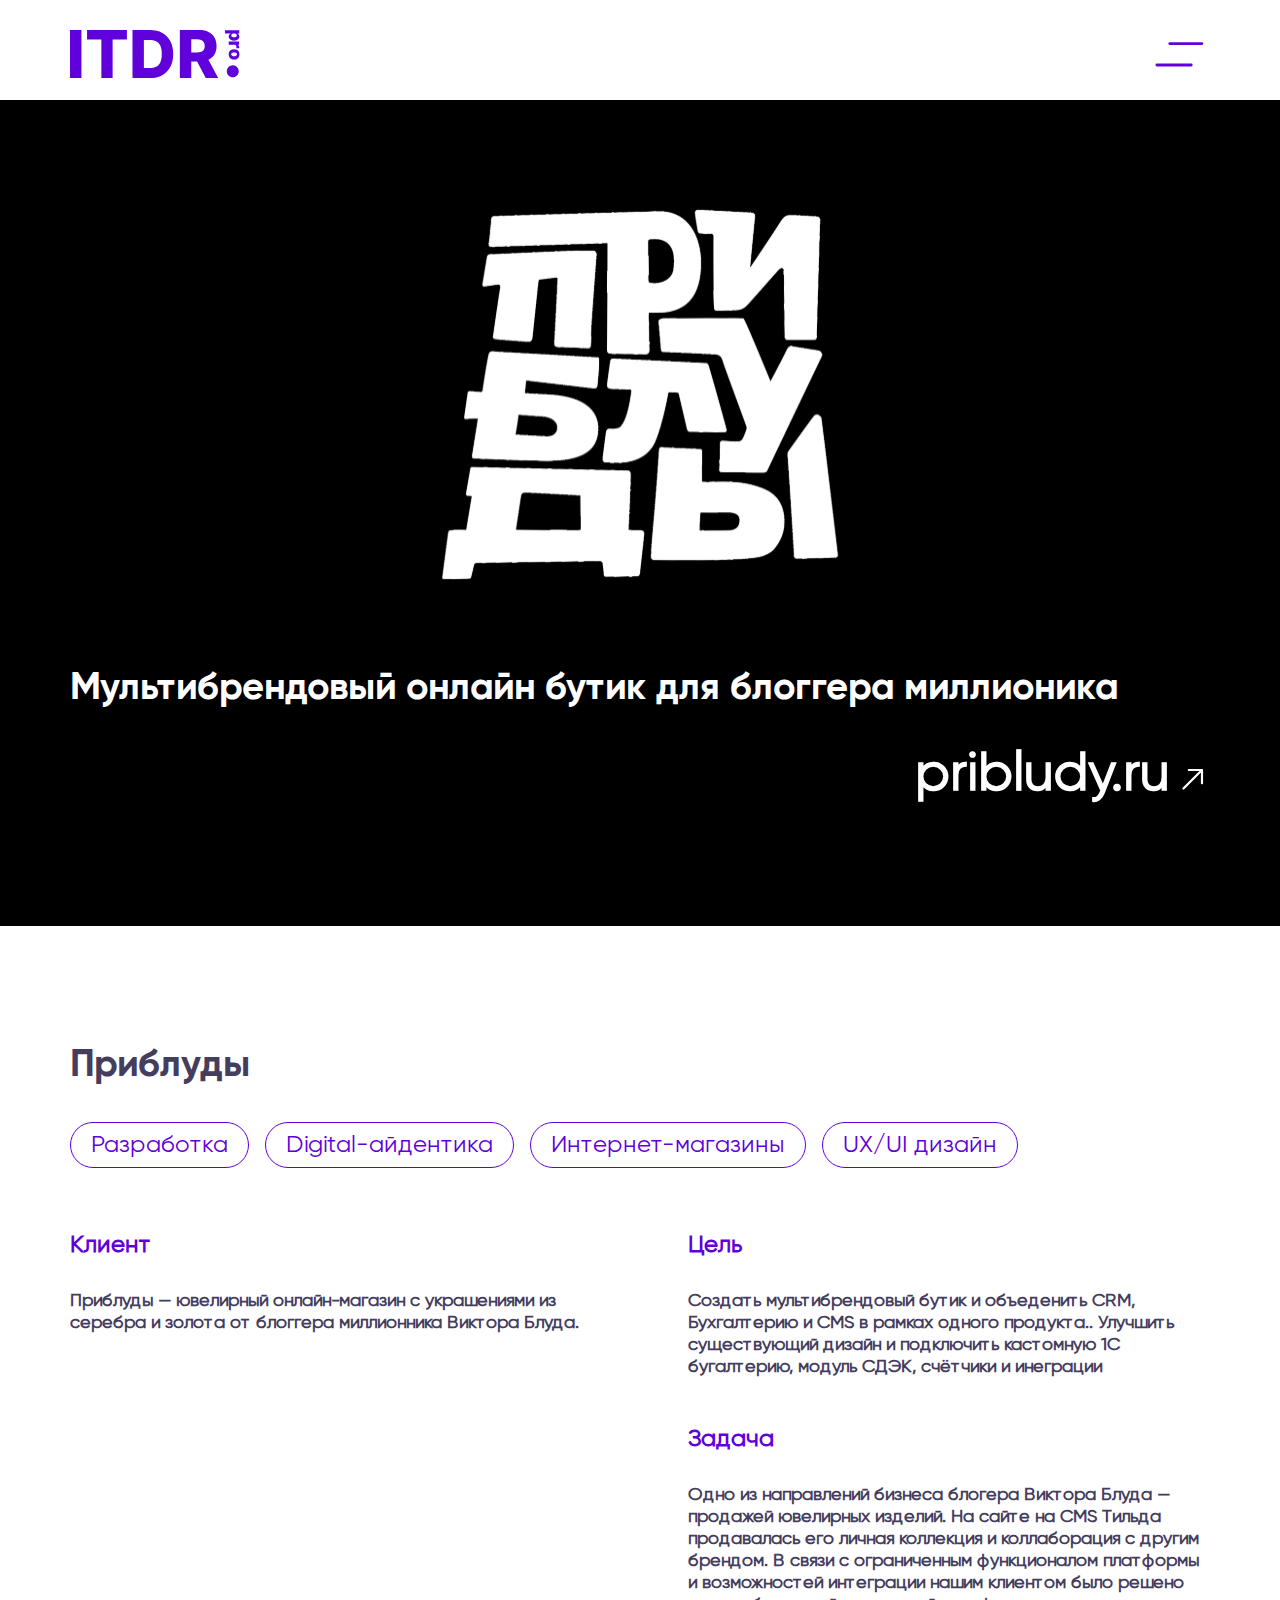
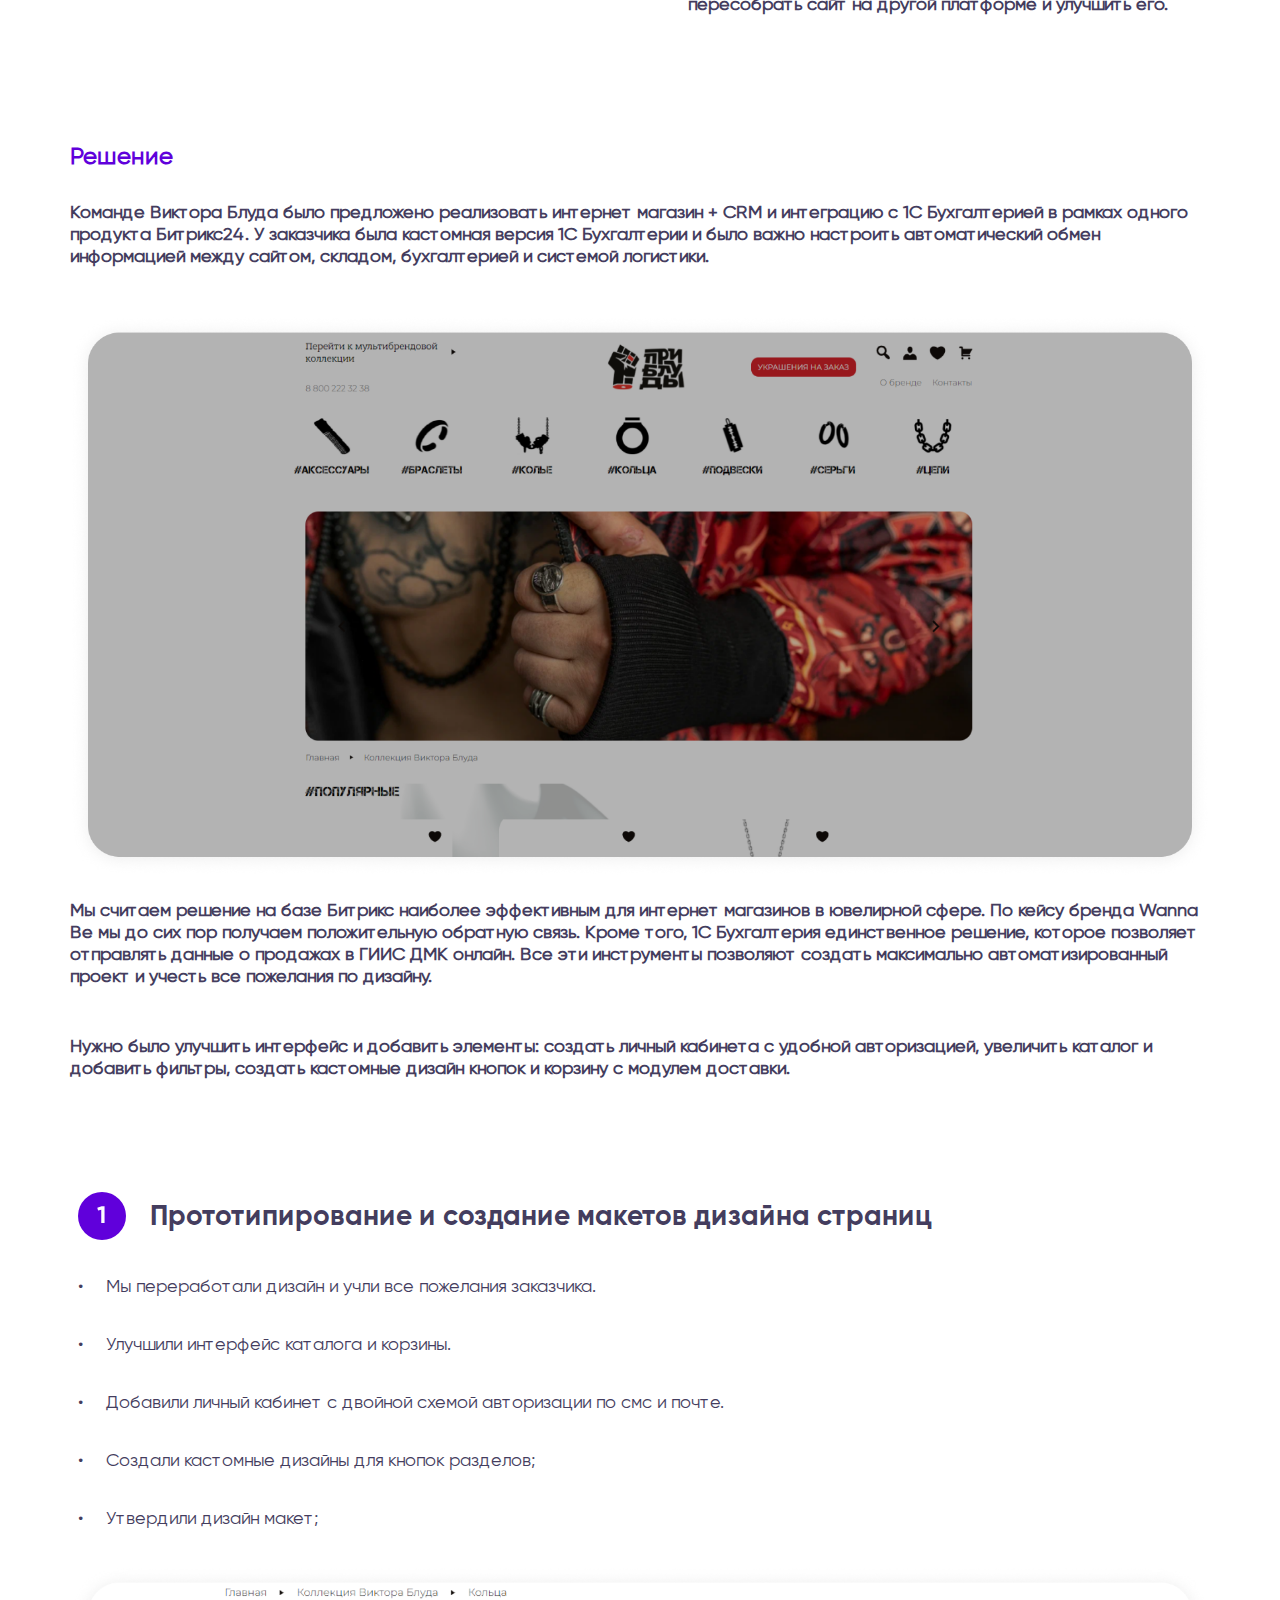
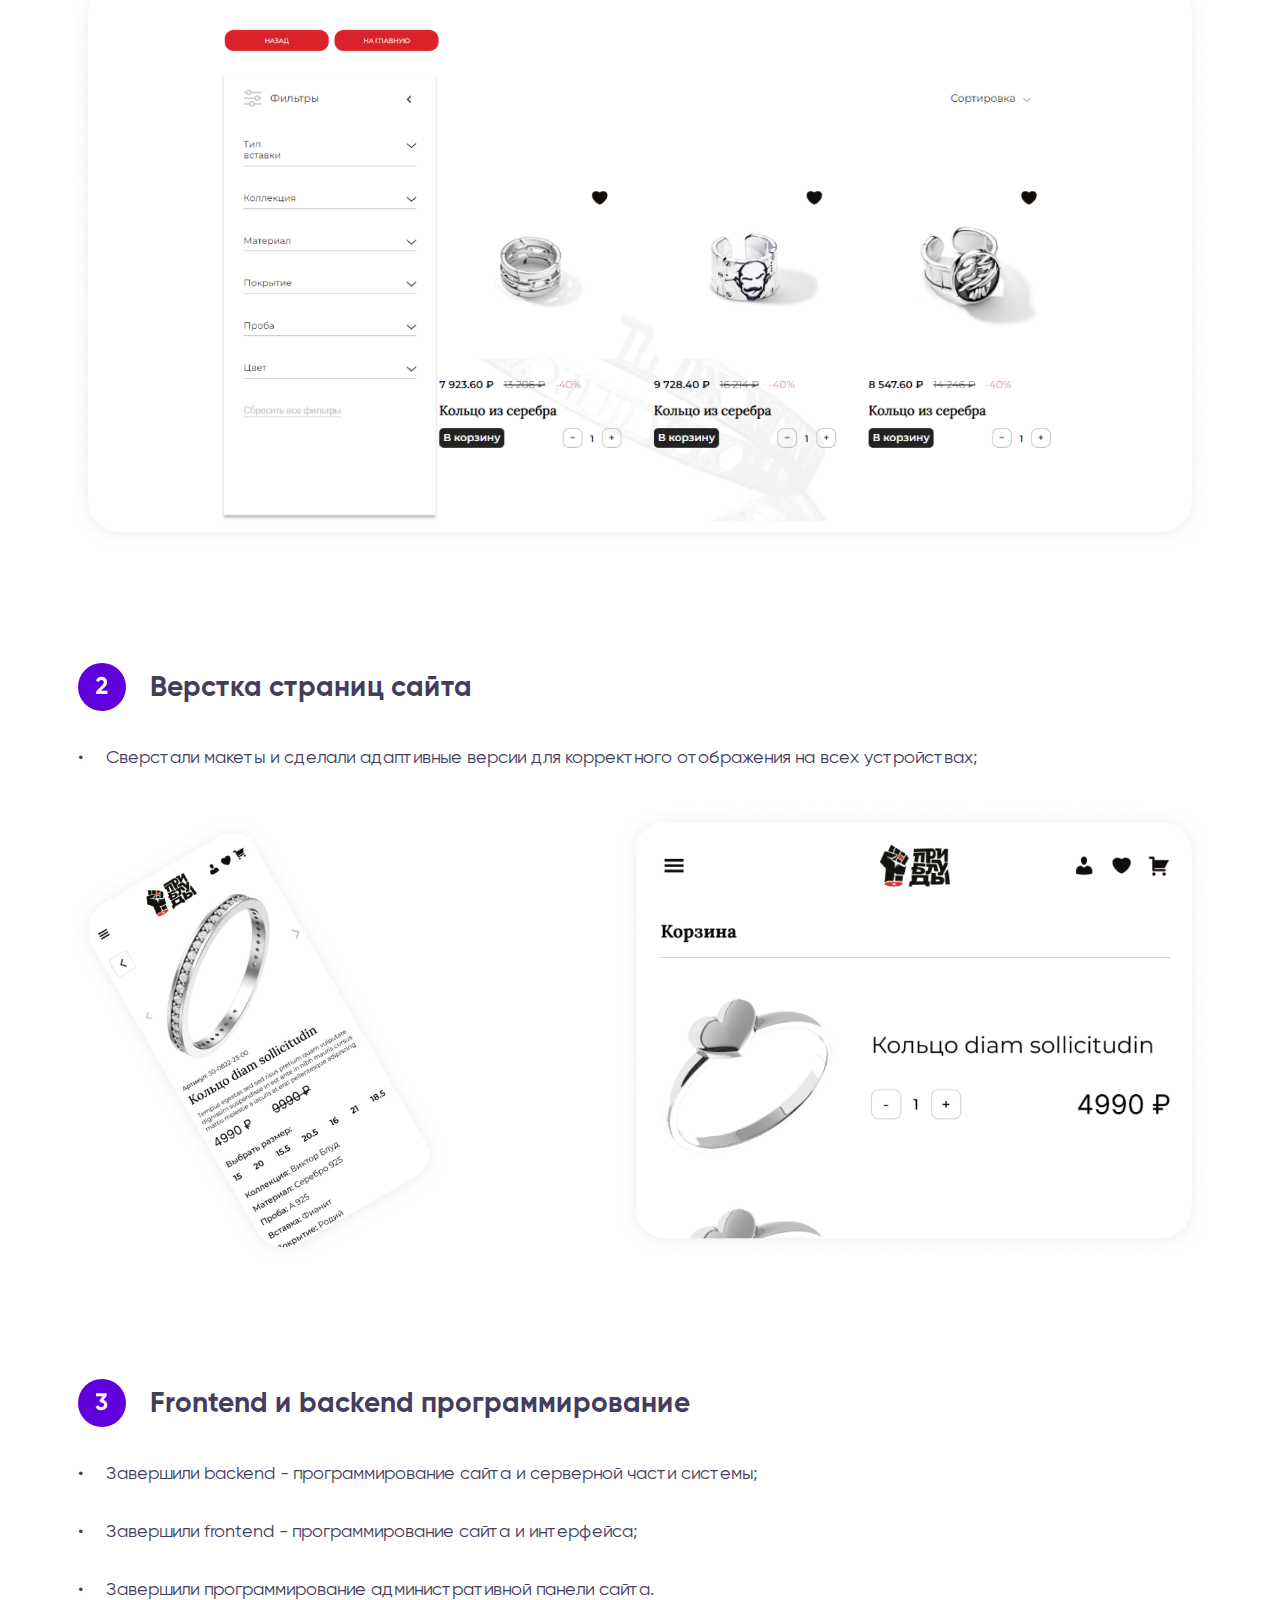
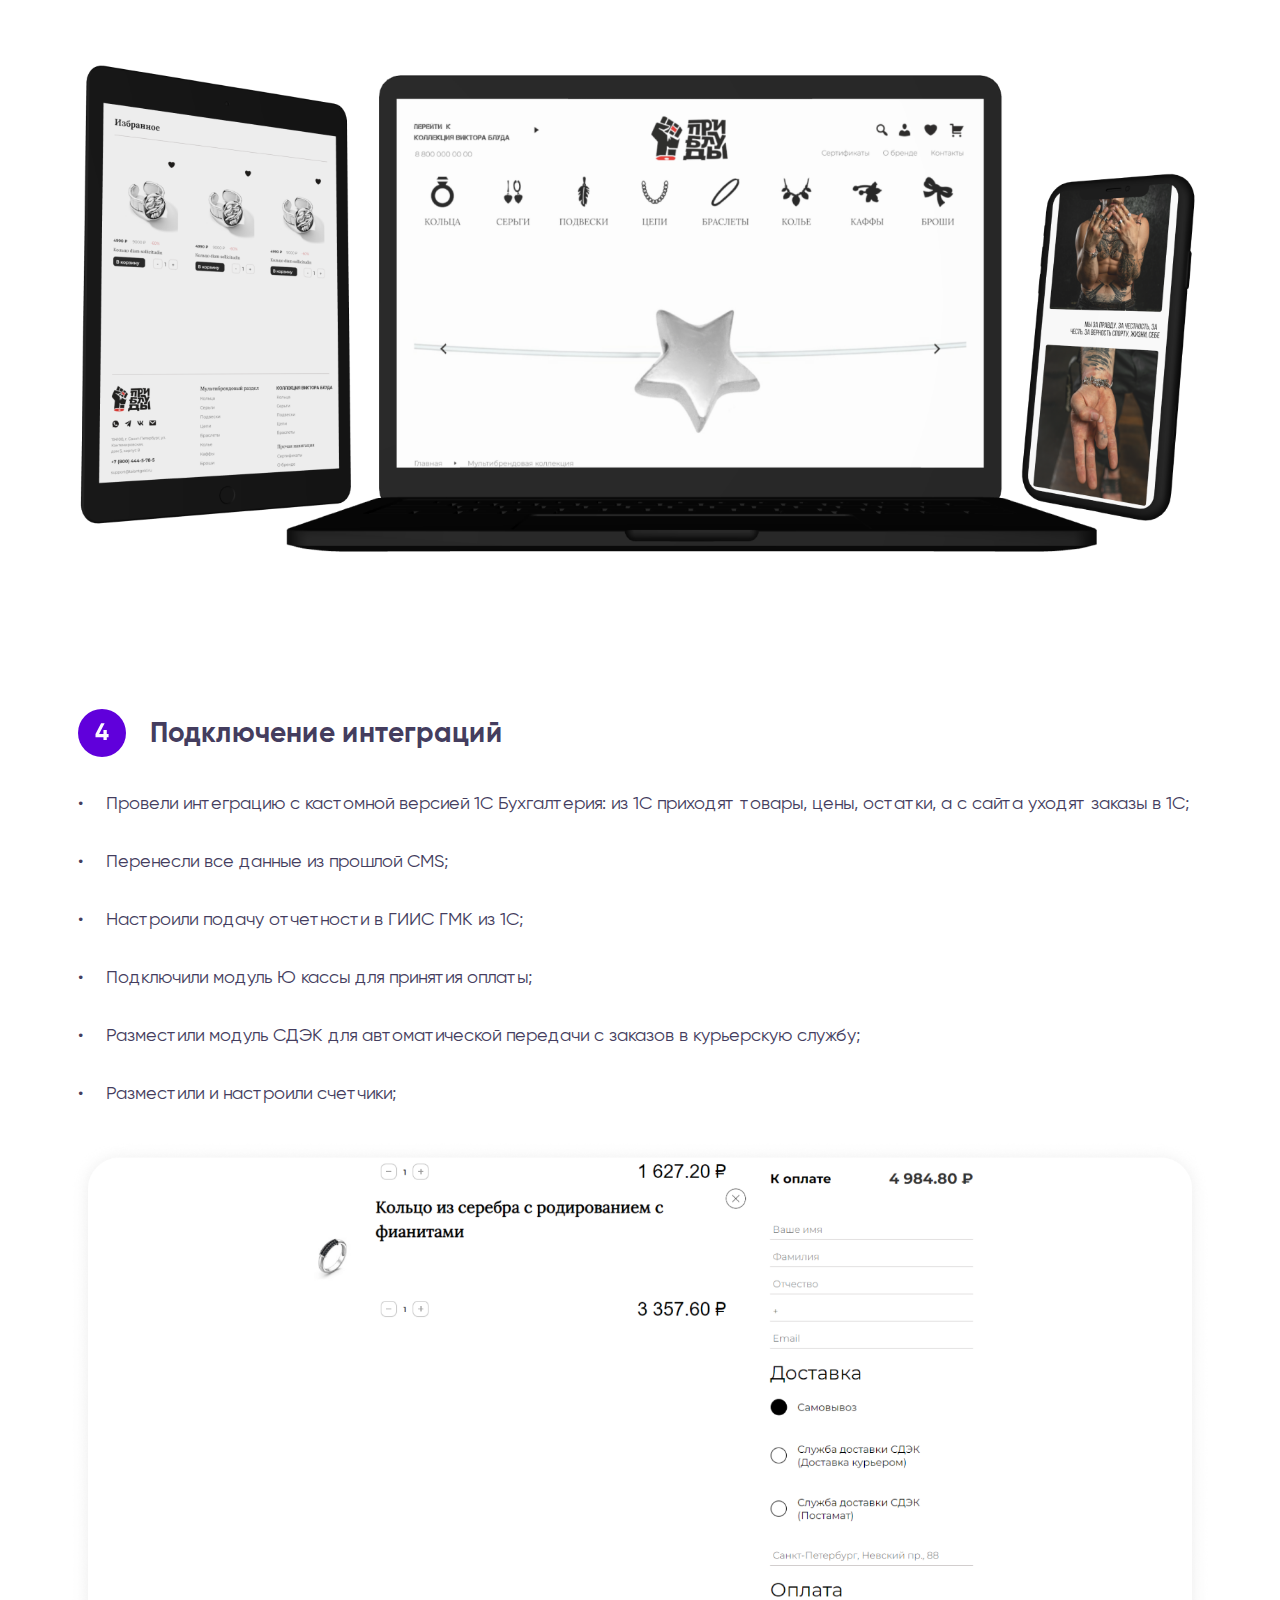
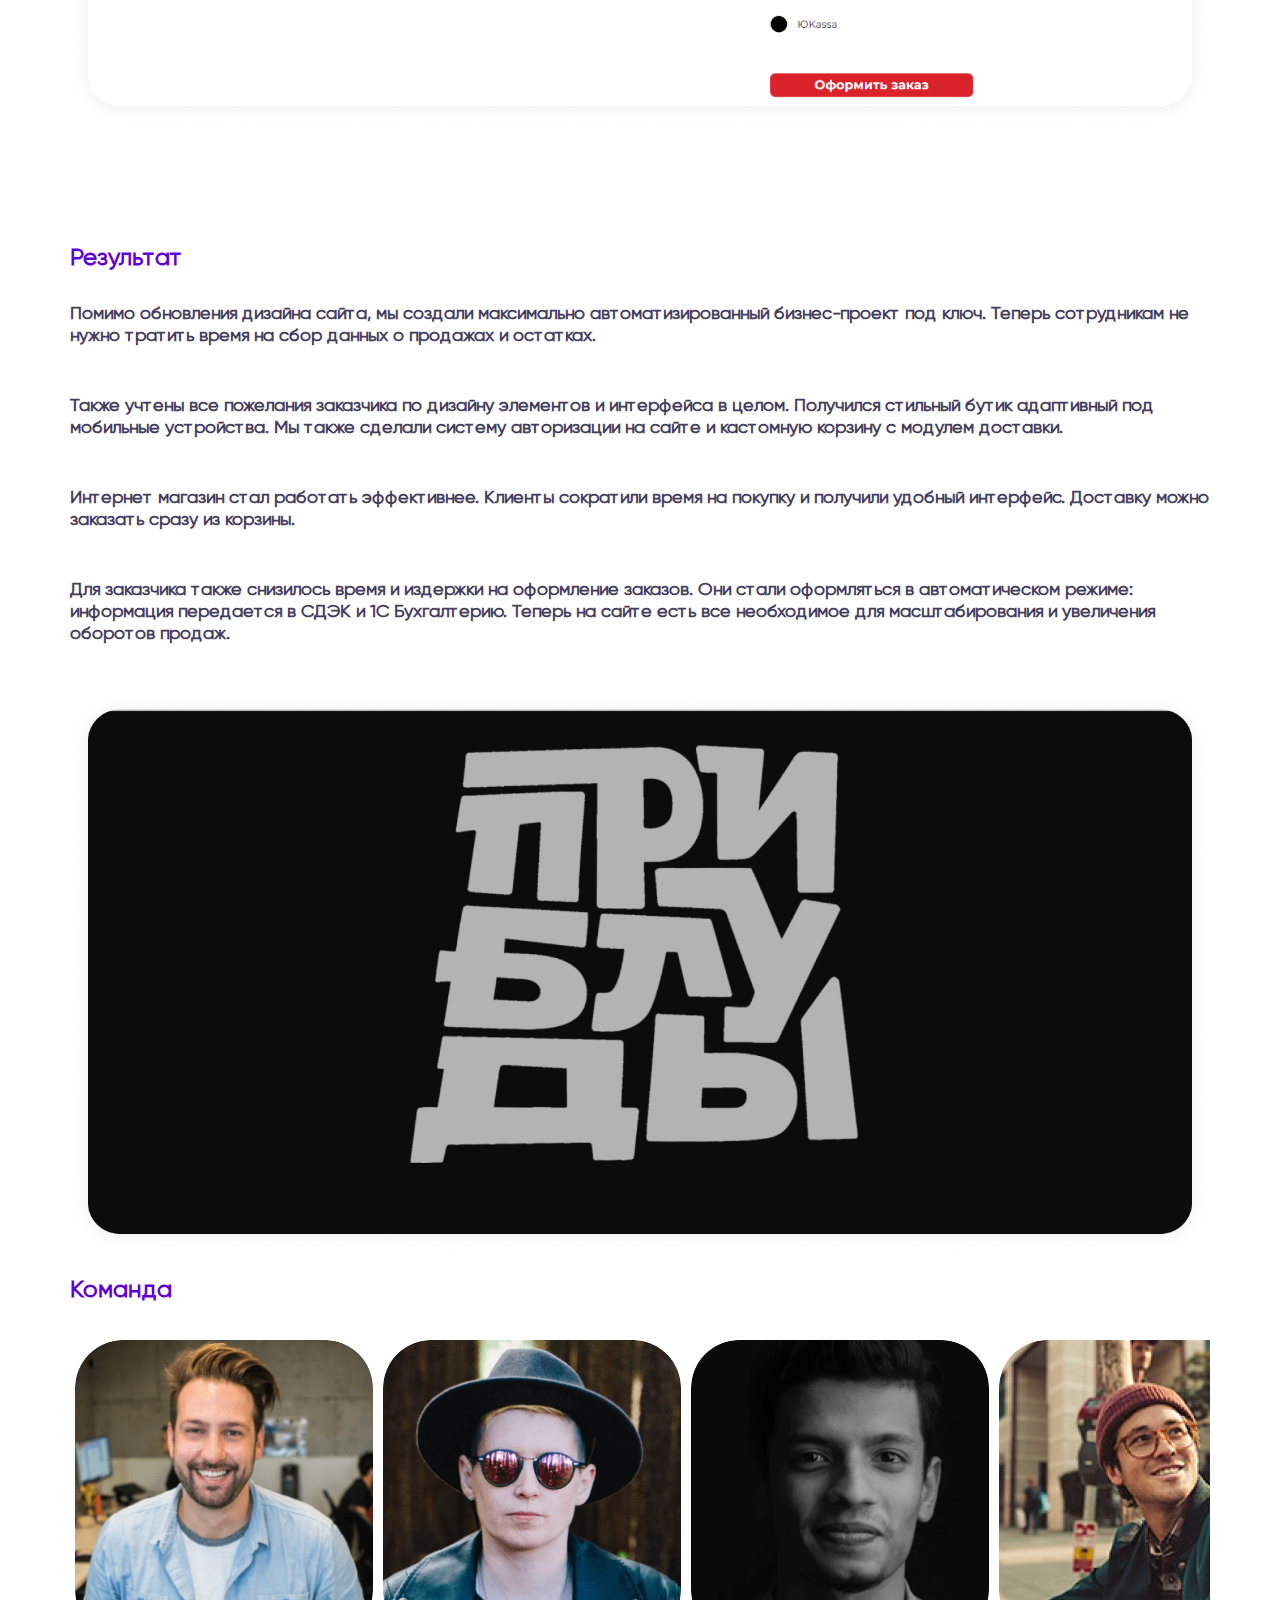
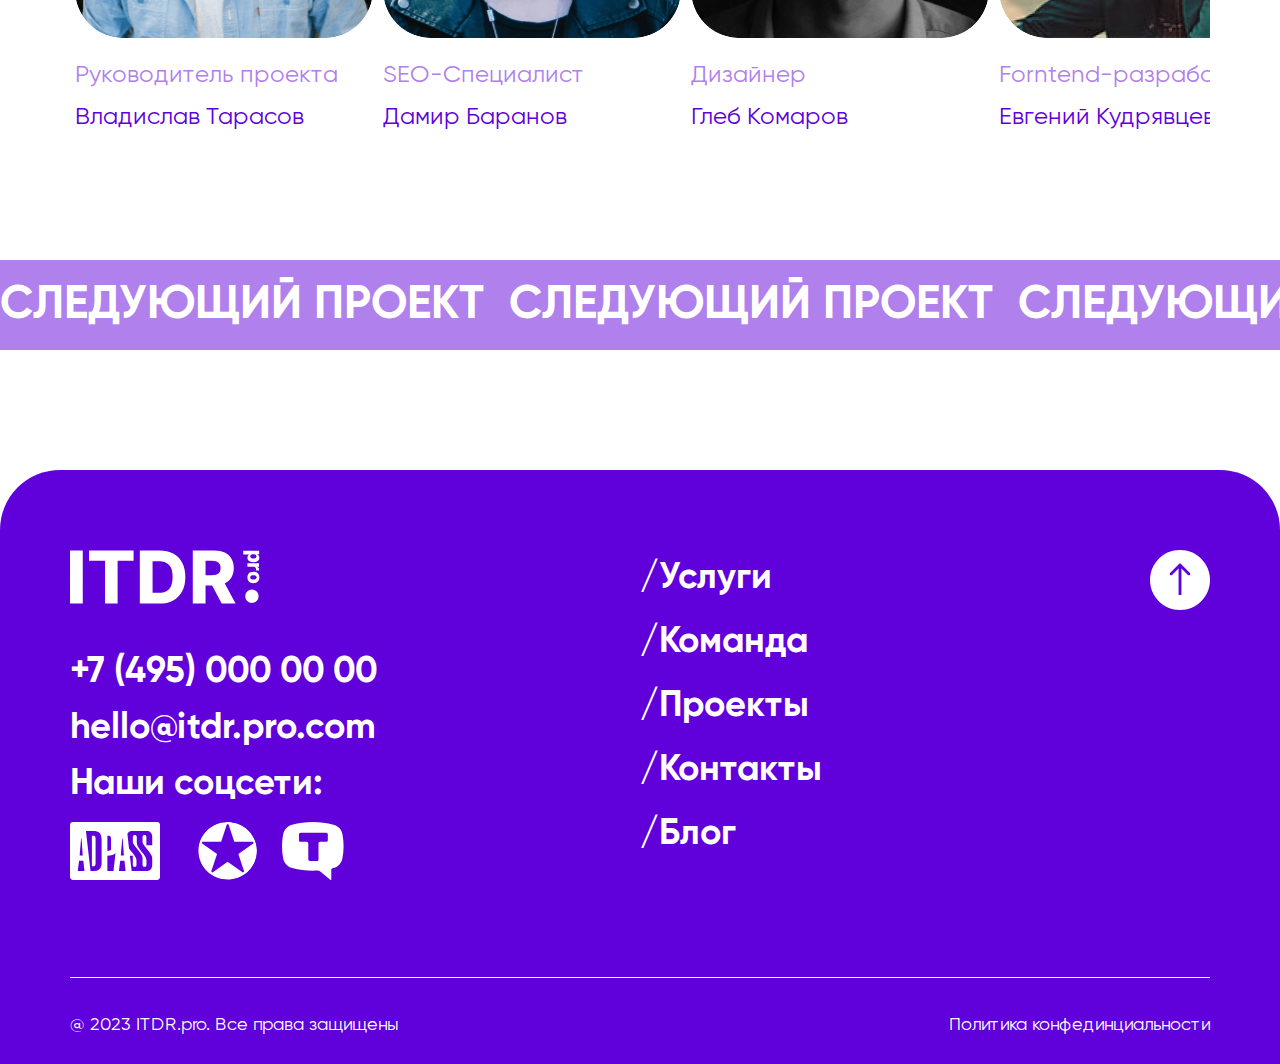
<file: project.html>
<!doctype html>
<html lang="ru">
<head>
  <meta charset="UTF-8">
  <meta http-equiv="X-UA-Compatible" content="IE=edge">
  <meta name="viewport" content="width=device-width,initial-scale=1">
	<link rel="shortcut icon" href="favicon.ico" type="image/x-icon">
  <link rel="stylesheet" href="css/style.min.css">
  <style>
    @import url('https://fonts.googleapis.com/css2?family=Roboto&display=swap');
  </style>
  <title>ITDR.PRO</title>
</head>

<body>
  <header class="header" id="#top">
  <div class="header__container">
    <nav class="header__menu menu">
        <a href="./index.html" class="logo header__logo"></a>
      <ul class="menu__list">
        <li class="menu__item"><a href="./index.html" class="menu__item_link"><img class="logo menu__logo" src="./images/icons/logo.svg" alt="Logo"></a></li>
        <li class="menu__item"><img class="burger menu__burger" id="burger" src="./images/icons/Buregr.svg" alt=""></li>
        <li class="menu__item">
          <a href="./modal.html">
          <button class="button button_lilac menu__button">Начать работать</button>
        </a>
        </li>
      </ul>
    </nav>
  </div>
  <div class="menu-mobile">
  <div class="menu-mobile__container menu-mobile__container-grid">
    <div class="menu-mobile__wrap">
      <a href="./index.html">
        <img src="./images/icons/logo-w.svg" alt="logo" class="menu-mobile__img menu-mobile__logo">
      </a>
      <img src="./images/icons/cross.svg" alt="" class="menu-mobile__img cross">
    </div>
    <div class="menu-mobile__list__wrap">
      <ul class="menu-mobile__list">
        <li class="footer__item menu-mobile__item"><a class="menu-mobile__link" href="./services.html">
            <p class="menu-mobile__text">Услуги</p>
            <p class="menu-mobile__text">/</p>
          </a></li>
        <li class="footer__item menu-mobile__item"><a class="menu-mobile__link" href="./team.html">
            <p class="menu-mobile__text">Команда</p>
            <p class="menu-mobile__text">/</p>
          </a></li>
        <li class="footer__item menu-mobile__item"><a class="menu-mobile__link" href="./projects.html">
            <p class="menu-mobile__text">Проекты</p>
            <p class="menu-mobile__text">/</p>
          </a></li>
        <li class="footer__item menu-mobile__item"><a class="menu-mobile__link" href="./404.html">
            <p class="menu-mobile__text">Контакты </p>
            <p class="menu-mobile__text">/</p>
          </a></li>
        <li class="footer__item menu-mobile__item"><a class="menu-mobile__link" href="./blog.html">
            <p class="menu-mobile__text">Блог</p>
            <p class="menu-mobile__text">/</p>
          </a></li>


      </ul>
    </div>
    <div class="menu-mobile__button-wrap">
      <a href="./modal.html">
      <button class="menu-mobile__button">Начать работать</button>
    </a>
    </div>
    <div class="menu-mobile__block">
      <div class="menu-mobile__block-wrap">
        <a href="https://adpass.ru/company/itdr-pro/">
          <img class="menu-mobile__social__img" src="./images/footer/li11.svg" alt="" class="footer__icon">
        </a>
        <a href="https://workspace.ru/contractors/ip-mannapov-linar-ayratovich/">
          <img class="menu-mobile__social__img" src="./images/footer/li22.svg" alt="" class="footer__icon">
        </a>
        <a href="https://tenchat.ru/itdrpro?utm_source=a1b74867-a4c5-4c1b-b69c-9f91bf115e64">
          <img class="menu-mobile__social__img" src="./images/footer/li33.svg" alt="" class="footer__icon">
        </a> 
      </div>
    </div>
  </div>
 
</div>
  </header>
  <div class="ticker-modal">
  <div class="ticker-modal__window">
    <h2 class="ticker-modal__subtitle">Подпишитесь на рассылку</h2>
    <img class="cross-modal ticker-modal__cross" src="./images/icons/cross-lilack.svg" alt="">
    <p class="ticker-modal__text">Узнавайте новости из мира IT быстрее отальных</p>
    <input class="modal-window__input ticker-modal__input" type="email" placeholder="E-mail">
    <button class="button button_lilac modal-window__btn ticker-modal__btn">Отправить</button>
    <div class="modal-window__wrap_bottom">
      <p class="modal-window__text_bottom">Нажимая на кнопку вы соглашаетесь с
      <a class="modal-window__link_bottom" href="./policy.html">политикой конфиденциальности</a> </p>
    </div>

  </div>

</div>
  <div class="wrapper">

   


    <section class="project">
  <div class="project__wrapper_top">
    <img class="project__img" src="./images/projects/projects-icon/Blood.svg" alt="">
    <div class="project__container">
    <div class="project__subtitle-wrap">
    <h2 class="project__subtitle_white">Мультибрендовый онлайн бутик для блоггера миллионика</h2>
    <a href="https://pribludy.ru/" class="project__arrow__link">
    <p class="project__arrow__text">
     pribludy.ru </p>
    <img class="project__arrow__img" src="./images/project/arrow-right-up.svg" alt="">
  </a>
</div>
  </div>
  </div>
  <div class="project__wrapper_bottom">
    <div class="project__container">
      <h3 class="project__subtitle">Приблуды</h3>
      <div class="project__block__wrap">
        <button class="button project__btn">Разработка</button>
        <button class="button project__btn">Digital-айдентика</button>
        <button class="button project__btn">Интернет-магазины</button>
        <button class="button project__btn">UX/UI дизайн</button>
      </div>
      <div class="project__wrap-block">
      <div class="project__wrap-content">
        <h4 class="project__description">Клиент</h4>
        <p class="project__text text">Приблуды — ювелирный онлайн-магазин с украшениями из серебра и золота от блоггера миллионника Виктора Блуда.</p>
      </div>
      <div class="project__wrap-content">
        <h4 class="project__description">Цель</h4>
        <p class="project__text text">Создать мультибрендовый бутик и объеденить CRM, Бухгалтерию и CMS в рамках одного продукта.. Улучшить существующий дизайн и подключить кастомную 1С бугалтерию, модуль СДЭК, счётчики и инеграции</p>
      </div>
      <div class="project__wrap-content">
        <h4 class="project__description">Задача</h4>
        <p class="project__text text">Одно из направлений бизнеса блогера Виктора Блуда — продажей ювелирных изделий. На сайте на CMS Тильда продавалась его личная коллекция и коллаборация с другим брендом. В связи с ограниченным функционалом платформы и возможностей интеграции нашим клиентом было решено пересобрать сайт на другой платформе и улучшить его.</p>
      </div>
    </div>
    <div class="project__wrap-content project__wrap-content_bottom">
      <h4 class="project__description">Решение</h4>
      <p class="project__text text">Команде Виктора Блуда было предложено реализовать интернет магазин + CRM и интеграцию с 1С Бухгалтерией в рамках одного продукта Битрикс24. У заказчика была кастомная версия 1С Бухгалтерии и было важно настроить автоматический обмен информацией между сайтом, складом, бухгалтерией и системой логистики.</p>
    </div>
    <img class="project__video" src="./images/projects/video.png" alt="">
    <p class="project__text text">Мы считаем решение на базе Битрикс наиболее эффективным для интернет магазинов в ювелирной сфере. По кейсу бренда Wanna Be мы до сих пор получаем положительную обратную связь. Кроме того, 1С Бухгалтерия единственное решение, которое позволяет отправлять данные о продажах в ГИИС ДМК онлайн. Все эти инструменты позволяют создать максимально автоматизированный проект и учесть все пожелания по дизайну.</p>
    <p class="project__text">Нужно было улучшить интерфейс и добавить элементы: создать личный кабинета с удобной авторизацией, увеличить каталог и добавить фильтры, создать кастомные дизайн кнопок и корзину с модулем доставки.</p>
    
    <div class="project__detailing">
      <h4 class="project__detailing__title project__one">Прототипирование и создание макетов дизайна страниц</h4>
      <ul class="project__list">
        <li class="project__item">Мы переработали дизайн и учли все пожелания заказчика.</li>
        <li class="project__item">Улучшили интерфейс каталога и корзины.</li>
        <li class="project__item">Добавили личный кабинет с двойной схемой авторизации по смс и почте.</li>
        <li class="project__item">Создали кастомные дизайны для кнопок разделов;</li>
        <li class="project__item">Утвердили дизайн макет;</li>
      </ul>
      <img class="project__image" src="./images/project/proj-1.png" alt="">
      <h4 class="project__detailing__title project__two">Верстка страниц сайта</h4>
      <ul class="project__list">
        <li class="project__item">Сверстали макеты и сделали адаптивные версии для корректного отображения на всех устройствах;</li>
      </ul>
      <img class="project__image" src="./images/project/proj-2.png" alt="">
      <h4 class="project__detailing__title project__three">Frontend и backend программирование</h4>
      <ul class="project__list">
        <li class="project__item">Завершили backend - программирование сайта и серверной части системы;</li>
        <li class="project__item">Завершили frontend - программирование сайта и интерфейса;</li>
        <li class="project__item">Завершили программирование административной панели сайта.</li>
      </ul>
      <img class="project__image" src="./images/project/proj-3.png" alt="">
      <h4 class="project__detailing__title project__four">Подключение интеграций</h4>
      <ul class="project__list">
        <li class="project__item">Провели интеграцию с кастомной версией 1С Бухгалтерия: из 1С приходят товары, цены, остатки, а с сайта уходят заказы в 1С;</li>
        <li class="project__item">Перенесли все данные из прошлой CMS;</li>
        <li class="project__item">Настроили подачу отчетности в ГИИС ГМК из 1С;</li>
        <li class="project__item">Подключили модуль Ю кассы для принятия оплаты;</li>
        <li class="project__item">Разместили модуль СДЭК для автоматической передачи с заказов в курьерскую службу;</li>
        <li class="project__item">Разместили и настроили счетчики;</li>
      </ul>
      <img class="project__image" src="./images/project/proj-4.png" alt="">
      <h4 class="project__description">Результат</h4>
        <p class="project__text">Помимо обновления дизайна сайта, мы создали максимально автоматизированный бизнес-проект под ключ. Теперь сотрудникам не нужно тратить время на сбор данных о продажах и остатках.</p>
        <p class="project__text">Также учтены все пожелания заказчика по дизайну элементов и интерфейса в целом. Получился стильный бутик адаптивный под мобильные устройства. Мы также сделали систему авторизации на сайте и кастомную корзину с модулем доставки.</p>
        <p class="project__text">Интернет магазин стал работать эффективнее. Клиенты сократили время на покупку и получили удобный интерфейс. Доставку можно заказать сразу из корзины.</p>
        <p class="project__text">Для заказчика также снизилось время и издержки на оформление заказов. Они стали оформляться в автоматическом режиме: информация передается в СДЭК и 1С Бухгалтерию. Теперь на сайте есть все необходимое для масштабирования и увеличения оборотов продаж.</p>
      <img class="project__video" src="./images/project/video2.png" alt="">
      <h4 class="project__description">Команда</h4>
      <div class="project__team-block">
        <div class="project__team-wrap">
          <img class="project__team__img" src="./images/project/photo1.png" alt="photo">
          <p class="project__team__text">Руководитель проекта</p>
          <p class="project__team__text-name">Владислав Тарасов</p>
        </div>
        <div class="project__team-wrap">
          <img class="project__team__img" src="./images/project/photo2.png" alt="photo">
          <p class="project__team__text">SEO-Специалист</p>
          <p class="project__team__text-name">Дамир Баранов</p>
        </div>
        <div class="project__team-wrap">
          <img class="project__team__img" src="./images/project/photo3.png" alt="photo">
          <p class="project__team__text">Дизайнер</p>
          <p class="project__team__text-name">Глеб Комаров</p>
        </div>
        <div class="project__team-wrap">
          <img class="project__team__img" src="./images/project/photo4.png" alt="photo">
          <p class="project__team__text">Forntend-разработчик</p>
          <p class="project__team__text-name">Евгений Кудрявцев</p>
        </div>
        <div class="project__team-wrap">
          <img class="project__team__img" src="./images/project/photo5.png" alt="photo">
          <p class="project__team__text">Backend-разработчик</p>
          <p class="project__team__text-name">Алан Яковлев</p>
        </div>
      </div>
    </div>
  </div>
  <div class="marquee ticker">
  <span class="ticker__text">СЛЕДУЮЩИЙ ПРОЕКТ    &nbsp;</span>
  <span class="ticker__text">СЛЕДУЮЩИЙ ПРОЕКТ    &nbsp;</span>
  <span class="ticker__text">СЛЕДУЮЩИЙ ПРОЕКТ    &nbsp;</span>
  <span class="ticker__text">СЛЕДУЮЩИЙ ПРОЕКТ    &nbsp;</span>
  <span class="ticker__text">СЛЕДУЮЩИЙ ПРОЕКТ    &nbsp;</span>
  <span class="ticker__text">СЛЕДУЮЩИЙ ПРОЕКТ    &nbsp;</span>
  <span class="ticker__text">СЛЕДУЮЩИЙ ПРОЕКТ    &nbsp;</span>
</div>



</div>
</section>





    <footer class="footer">
  <div class="footer__container">
    <div class="footer__wrapper">
    <ul class="footer__list">
      <li class="footer__item footer__item_img"> 
        <a href="./index.html">
          <img class="footer__img" src="./images/icons/logo-w.svg" alt="logo">
        </a>
        <a href="#top"><img class="footer__img_second" src="./images/icons/arrow.svg" alt="arrow"></a>
      </li>
      <li class="footer__item">
        <a class="footer__link" href="+74950000000">+7 (495) 000 00 00</a>
      </li>
      <li class="footer__item">
        <a class="footer__link" href="hello@itdr.pro.com">hello@itdr.pro.com</a>
      </li>
      <li class="footer__item">Наши соцсети:</li>
      <li class="footer__item footer__item_social">
        <a href="https://adpass.ru/company/itdr-pro/">
          <img class="footer__item_social__img" src="./images/footer/li11.svg" alt="" class="footer__icon footer__icon_first">
        </a>
        <a href="https://workspace.ru/contractors/ip-mannapov-linar-ayratovich/">
          <img class="footer__item_social__img" src="./images/footer/li22.svg" alt="" class="footer__icon">
        </a>
        <a href="https://tenchat.ru/itdrpro?utm_source=a1b74867-a4c5-4c1b-b69c-9f91bf115e64">
          <img class="footer__item_social__img" src="./images/footer/li33.svg" alt="" class="footer__icon">
        </a>
      </li>
    </ul>
    <ul class="footer__list">
      <li class="footer__item"><a class="footer__item__link" href="./services.html">/Услуги</a></li>
      <li class="footer__item"><a class="footer__item__link" href="./team.html">/Команда</a></li>
      <li class="footer__item"><a class="footer__item__link" href="./projects.html">/Проекты</a></li>
      <li class="footer__item"><a class="footer__item__link" href="./404.html">/Контакты</a></li>
      <li class="footer__item"><a class="footer__item__link" href="./blog.html">/Блог</a></li>
    </ul>
  </div>
  <hr class="footer__line">
  <div class="footer__small">
    <p class="footer__small__text">@ 2023 ITDR.pro. Все права защищены</p>
    <p class="footer__small__text"><a class="footer__small__link" href="./policy.html">Политика конфединциальности</a></p>
  </div>
  </div>
</footer>
  </div>

  <div class="popup" data-popup="popup-1" data-close-overlay>
    <div class="popup__wrapper" data-close-overlay>
        <div class="popup__content">
            <button class="button-close popup__close" type="button">x</button>
            <div class="popup__body">
                <h2>Базовый пример модального окна</h2>
            </div>
        </div>
    </div>
</div>

  <script src="js/app.min.js"></script>
</body>

</html>
</file>
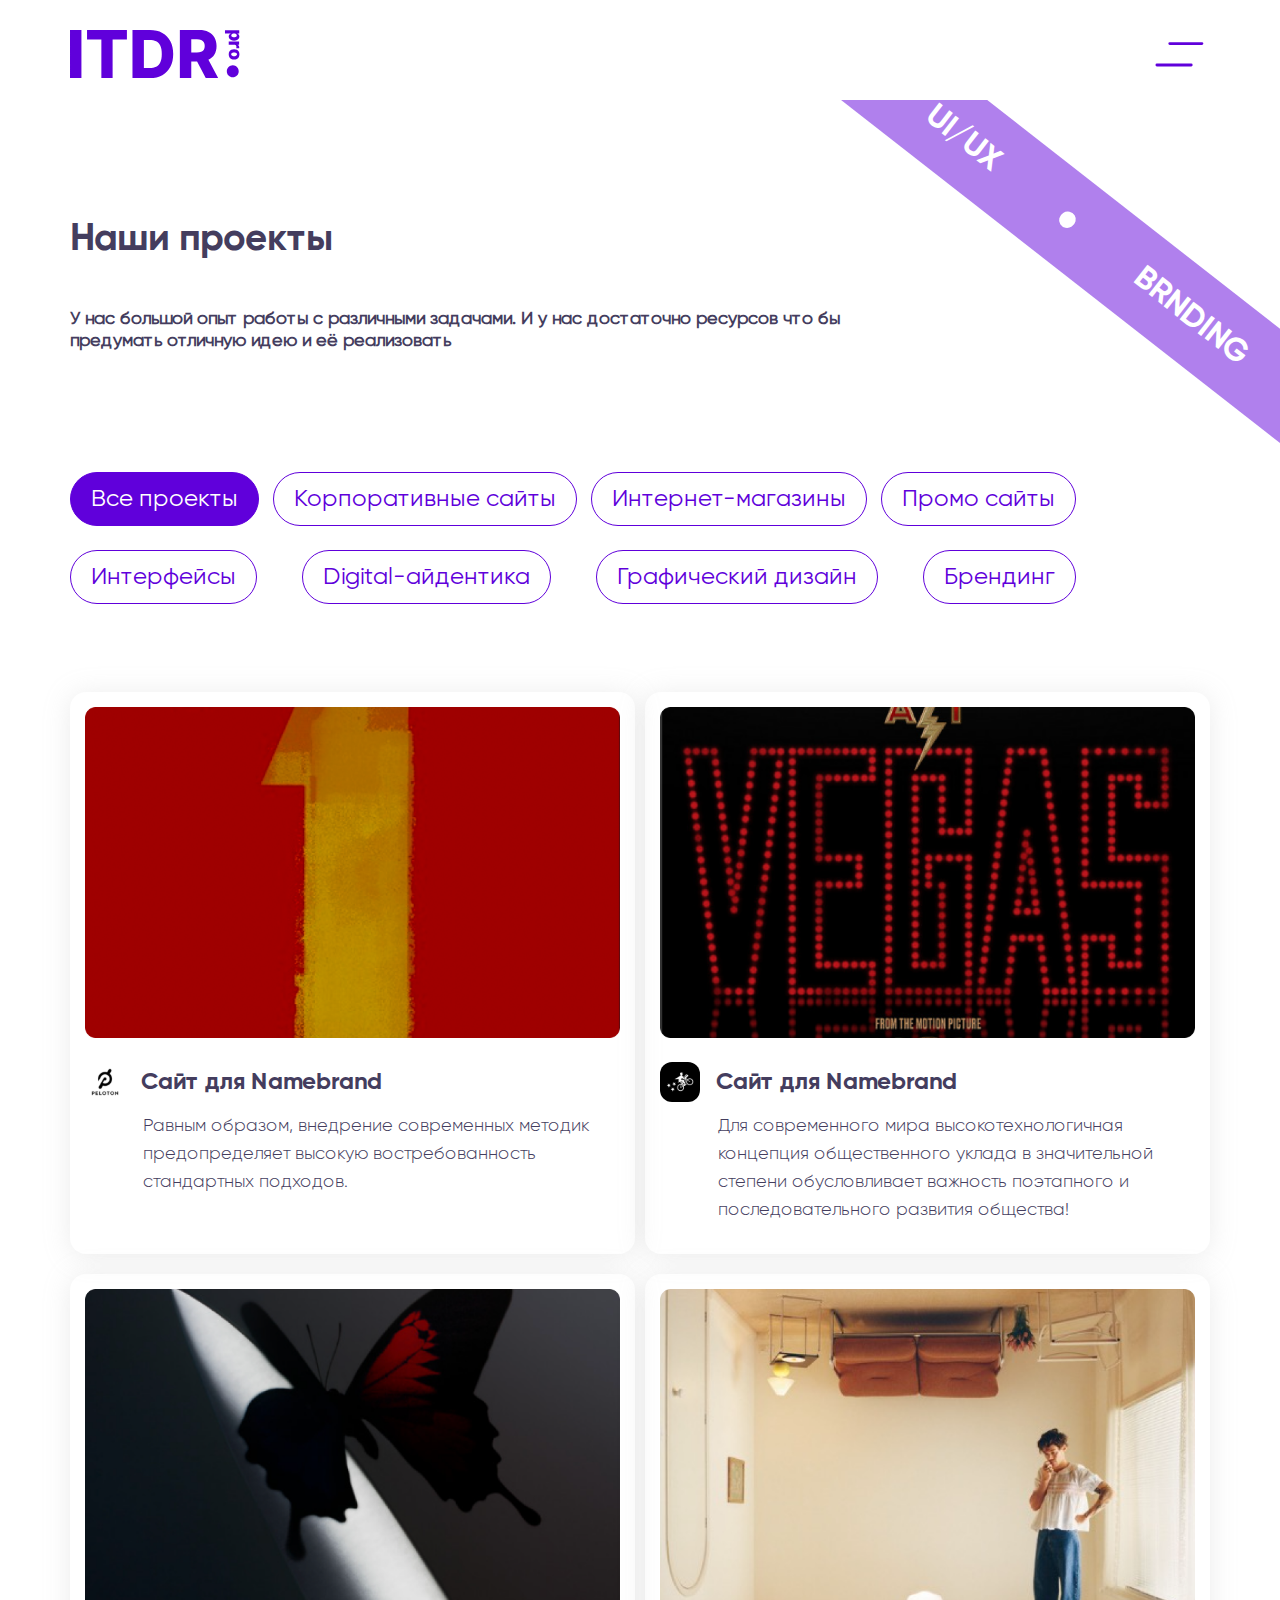
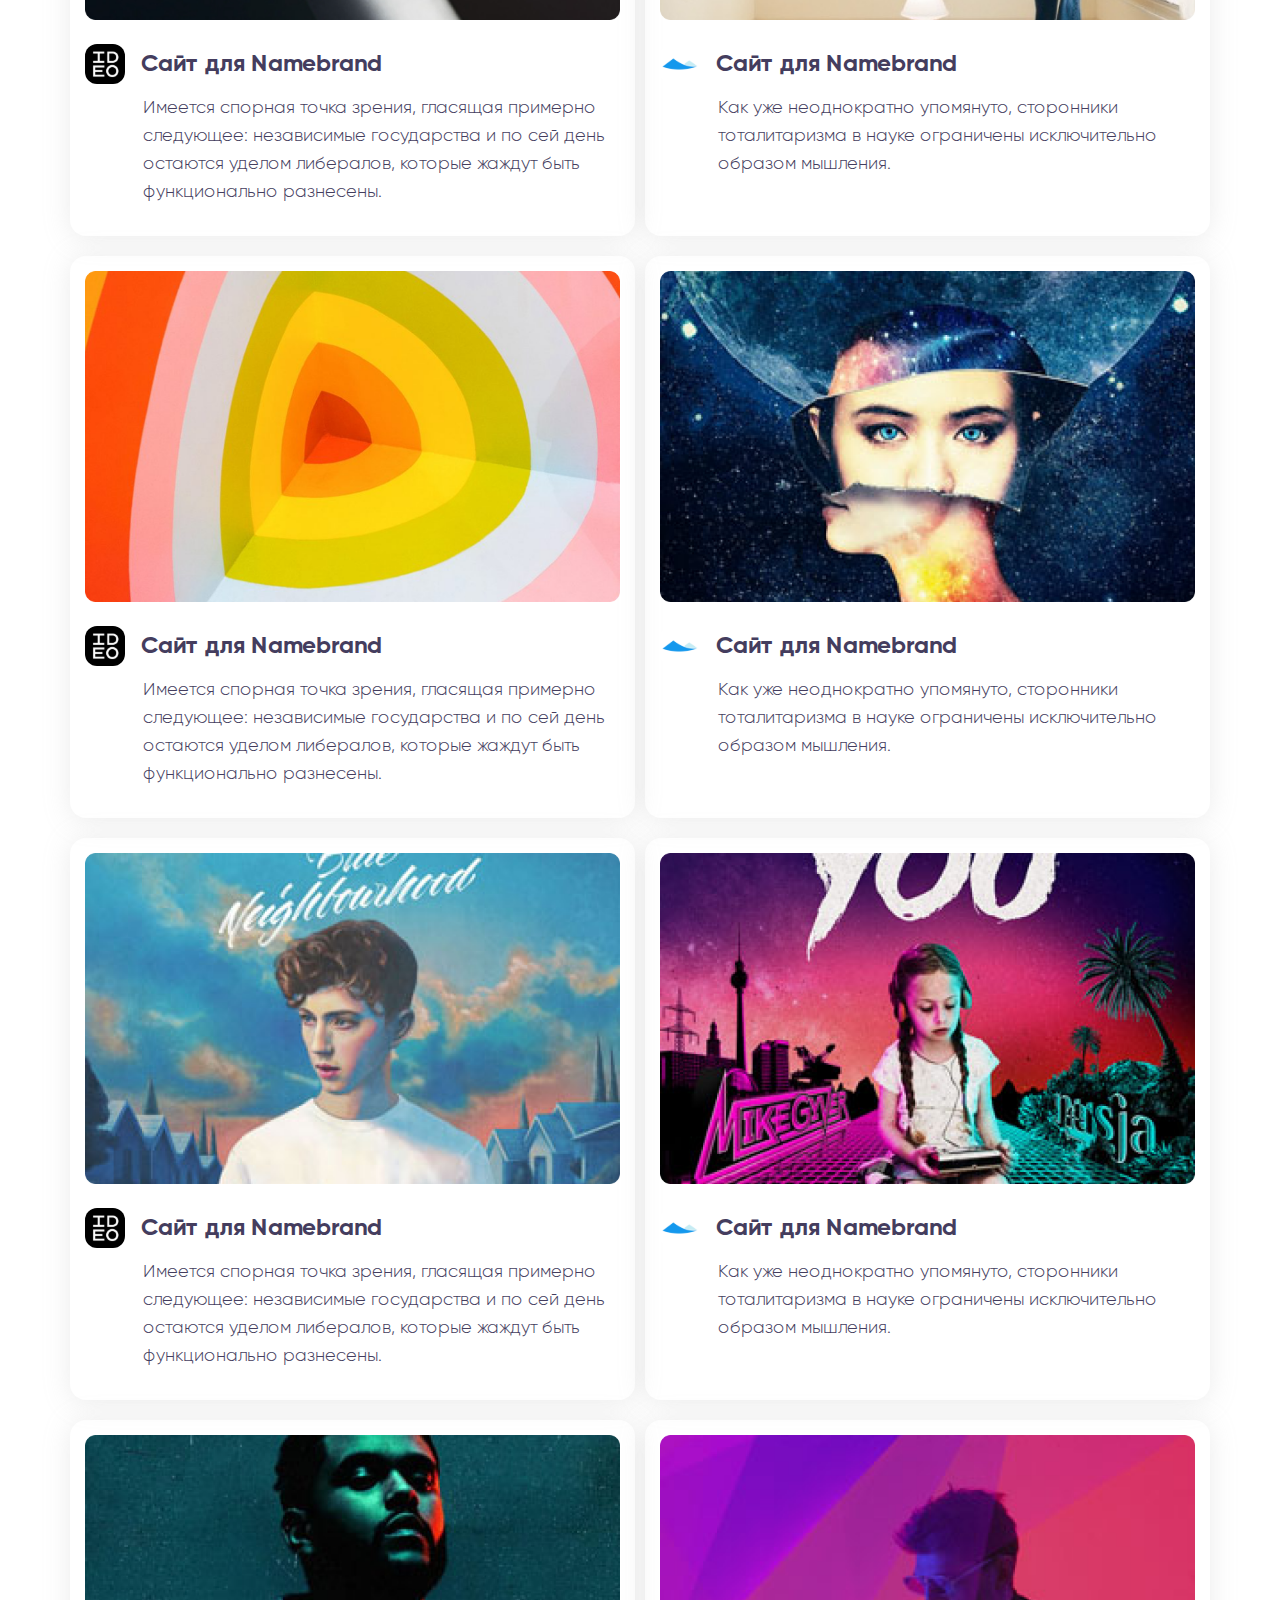
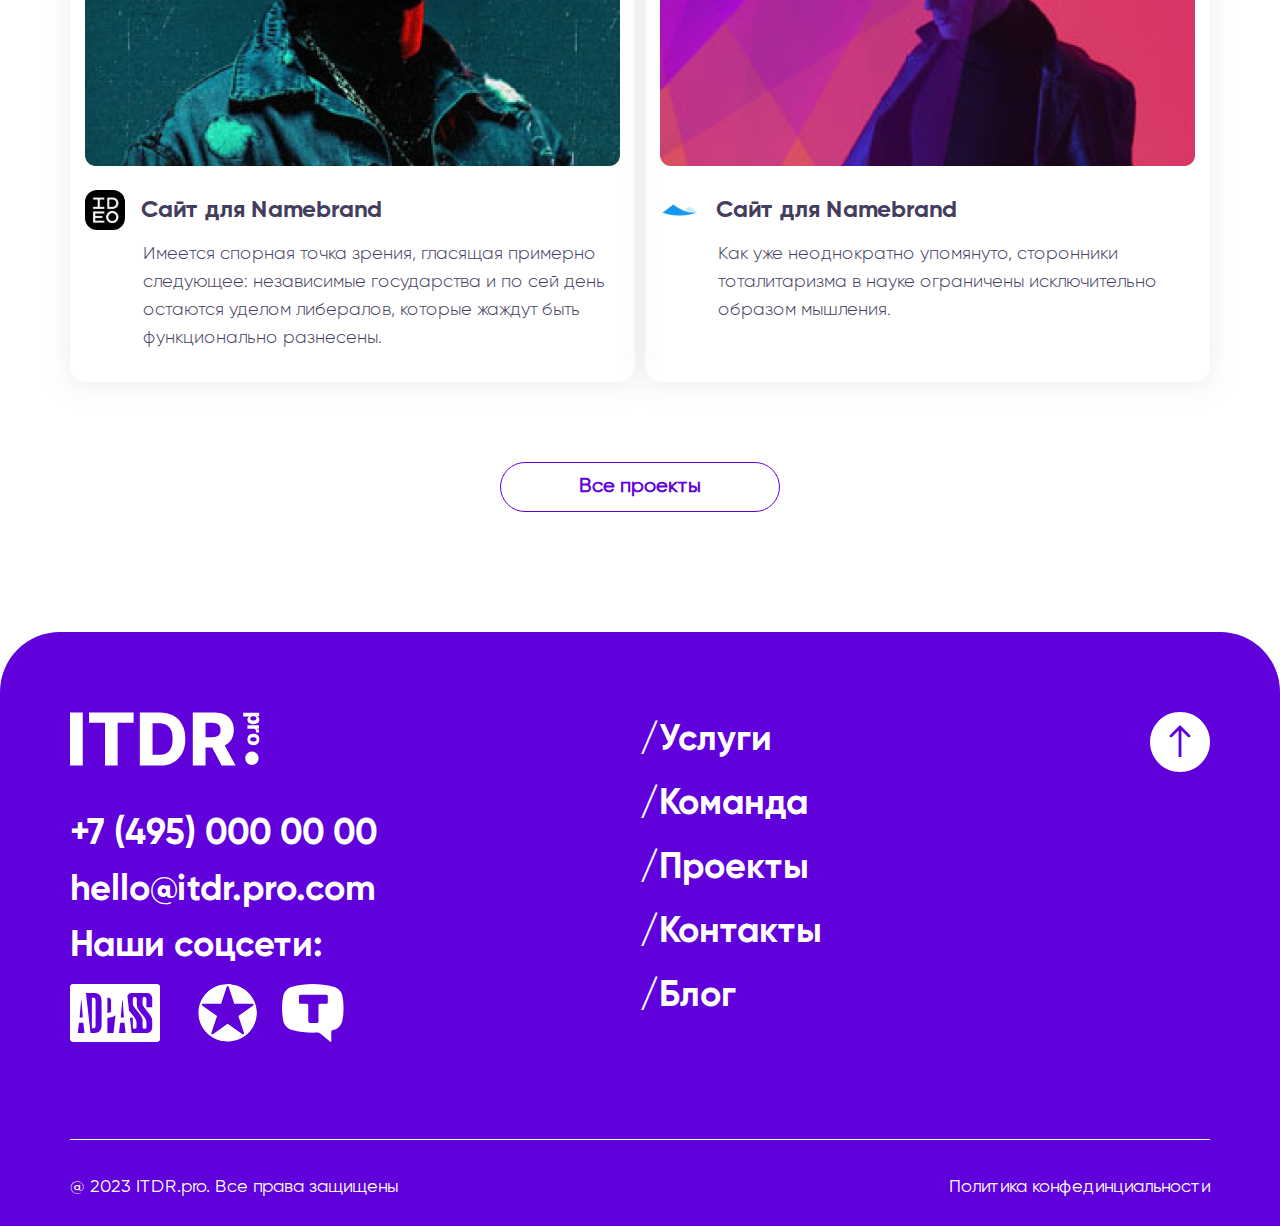
<file: projects.html>
<!doctype html>
<html lang="ru">
<head>
  <meta charset="UTF-8">
  <meta http-equiv="X-UA-Compatible" content="IE=edge">
  <meta name="viewport" content="width=device-width,initial-scale=1">
	<link rel="shortcut icon" href="favicon.ico" type="image/x-icon">
  <link rel="stylesheet" href="css/style.min.css">
  <style>
    @import url('https://fonts.googleapis.com/css2?family=Roboto&display=swap');
  </style>
  <title>ITDR.PRO</title>
</head>

<body>
  <header class="header" id="#top">
  <div class="header__container">
    <nav class="header__menu menu">
        <a href="./index.html" class="logo header__logo"></a>
      <ul class="menu__list">
        <li class="menu__item"><a href="./index.html" class="menu__item_link"><img class="logo menu__logo" src="./images/icons/logo.svg" alt="Logo"></a></li>
        <li class="menu__item"><img class="burger menu__burger" id="burger" src="./images/icons/Buregr.svg" alt=""></li>
        <li class="menu__item">
          <a href="./modal.html">
          <button class="button button_lilac menu__button">Начать работать</button>
        </a>
        </li>
      </ul>
    </nav>
  </div>
  <div class="menu-mobile">
  <div class="menu-mobile__container menu-mobile__container-grid">
    <div class="menu-mobile__wrap">
      <a href="./index.html">
        <img src="./images/icons/logo-w.svg" alt="logo" class="menu-mobile__img menu-mobile__logo">
      </a>
      <img src="./images/icons/cross.svg" alt="" class="menu-mobile__img cross">
    </div>
    <div class="menu-mobile__list__wrap">
      <ul class="menu-mobile__list">
        <li class="footer__item menu-mobile__item"><a class="menu-mobile__link" href="./services.html">
            <p class="menu-mobile__text">Услуги</p>
            <p class="menu-mobile__text">/</p>
          </a></li>
        <li class="footer__item menu-mobile__item"><a class="menu-mobile__link" href="./team.html">
            <p class="menu-mobile__text">Команда</p>
            <p class="menu-mobile__text">/</p>
          </a></li>
        <li class="footer__item menu-mobile__item"><a class="menu-mobile__link" href="./projects.html">
            <p class="menu-mobile__text">Проекты</p>
            <p class="menu-mobile__text">/</p>
          </a></li>
        <li class="footer__item menu-mobile__item"><a class="menu-mobile__link" href="./404.html">
            <p class="menu-mobile__text">Контакты </p>
            <p class="menu-mobile__text">/</p>
          </a></li>
        <li class="footer__item menu-mobile__item"><a class="menu-mobile__link" href="./blog.html">
            <p class="menu-mobile__text">Блог</p>
            <p class="menu-mobile__text">/</p>
          </a></li>


      </ul>
    </div>
    <div class="menu-mobile__button-wrap">
      <a href="./modal.html">
      <button class="menu-mobile__button">Начать работать</button>
    </a>
    </div>
    <div class="menu-mobile__block">
      <div class="menu-mobile__block-wrap">
        <a href="https://adpass.ru/company/itdr-pro/">
          <img class="menu-mobile__social__img" src="./images/footer/li11.svg" alt="" class="footer__icon">
        </a>
        <a href="https://workspace.ru/contractors/ip-mannapov-linar-ayratovich/">
          <img class="menu-mobile__social__img" src="./images/footer/li22.svg" alt="" class="footer__icon">
        </a>
        <a href="https://tenchat.ru/itdrpro?utm_source=a1b74867-a4c5-4c1b-b69c-9f91bf115e64">
          <img class="menu-mobile__social__img" src="./images/footer/li33.svg" alt="" class="footer__icon">
        </a> 
      </div>
    </div>
  </div>
 
</div>
  </header>
  
  <div class="wrapper">

    <div class="slider slider-other">
  <div class="slide-track slide-track-second slide-track__other">
    <div class="slide slide__wrap-other">
      <p>ANIMATION</p>
      <img src="./images/icons/Ellipse.svg" alt="">
    </div>
    <div class="slide slide__wrap">
      <p>UI/UX</p>
      <img src="./images/icons/Ellipse.svg" alt="">
    </div>
    <div class="slide slide__wrap">
      <p>BRNDING</p>
      <img src="./images/icons/Ellipse.svg" alt="">
    </div>
    <div class="slide slide__wrap">
      <p>MARKETING</p>
      <img src="./images/icons/Ellipse.svg" alt="">
    </div>
    <div class="slide slide__wrap">
      <p>ANIMATION</p>
      <img src="./images/icons/Ellipse.svg" alt="">
    </div>
    <div class="slide slide__wrap">
      <p>UI/UX</p>
      <img src="./images/icons/Ellipse.svg" alt="">
    </div>
    <div class="slide slide__wrap">
      <p>BRNDING</p>
      <img src="./images/icons/Ellipse.svg" alt="">
    </div>
    <div class="slide slide__wrap">
      <p>MARKETING</p>
      <img src="./images/icons/Ellipse.svg" alt="">
    </div>
    <div class="slide slide__wrap">
      <p>ANIMATION</p>
      <img src="./images/icons/Ellipse.svg" alt="">
    </div>
    <div class="slide slide__wrap">
      <p>UI/UX</p>
      <img src="./images/icons/Ellipse.svg" alt="">
    </div>
    <div class="slide slide__wrap">
      <p>BRNDING</p>
      <img src="./images/icons/Ellipse.svg" alt="">
    </div>
    <div class="slide slide__wrap">
      <p>MARKETING</p>
      <img src="./images/icons/Ellipse.svg" alt="">
    </div>
    <div class="slide slide__wrap">
      <p>ANIMATION</p>
      <img src="./images/icons/Ellipse.svg" alt="">
    </div>
    <div class="slide slide__wrap">
      <p>UI/UX</p>
      <img src="./images/icons/Ellipse.svg" alt="">
    </div>
    <div class="slide slide__wrap">
      <p>BRNDING</p>
      <img src="./images/icons/Ellipse.svg" alt="">
    </div>
    <div class="slide slide__wrap">
      <p>MARKETING</p>
      <img src="./images/icons/Ellipse.svg" alt="">
    </div>
   
  </div>
</div>
   


    <section class="projects-window">
  <div class="projects-window__container">
    <h2 class="projects-window__subtitle">Наши проекты</h2>
    <p class="projects-window__text">У нас большой опыт работы с различными задачами. И у нас достаточно ресурсов что бы
      предумать отличную идею и её реализовать </p>
    <div class="projects-window__wrap-btn">
      <button class="projects-window__btn">Все проекты</button>
      <button class="projects-window__btn">Корпоративные сайты</button>
      <button class="projects-window__btn">Интернет-магазины</button>
      <button class="projects-window__btn">Промо сайты</button>
      <button class="projects-window__btn">Интерфейсы</button>
      <button class="projects-window__btn">Digital-айдентика</button>
      <button class="projects-window__btn">Графический дизайн</button>
      <button class="projects-window__btn">Брендинг</button>
    </div>
  </div>
  <!-- <div class="projects-window__ticker">
  <div class="slider slider-second">
  <div class="slide-track slide-track-second">
    <div class="slide slide__wrap">
      <p>ANIMATION</p>
      <img src="./images/icons/Ellipse.svg" alt="">
    </div>
    <div class="slide slide__wrap">
      <p>UI/UX</p>
      <img src="./images/icons/Ellipse.svg" alt="">
    </div>
    <div class="slide slide__wrap">
      <p>BRNDING</p>
      <img src="./images/icons/Ellipse.svg" alt="">
    </div>
    <div class="slide slide__wrap">
      <p>MARKETING</p>
      <img src="./images/icons/Ellipse.svg" alt="">
    </div>
    <div class="slide slide__wrap">
      <p>ANIMATION</p>
      <img src="./images/icons/Ellipse.svg" alt="">
    </div>
    <div class="slide slide__wrap">
      <p>UI/UX</p>
      <img src="./images/icons/Ellipse.svg" alt="">
    </div>
    <div class="slide slide__wrap">
      <p>BRNDING</p>
      <img src="./images/icons/Ellipse.svg" alt="">
    </div>
    <div class="slide slide__wrap">
      <p>MARKETING</p>
      <img src="./images/icons/Ellipse.svg" alt="">
    </div>
    <div class="slide slide__wrap">
      <p>ANIMATION</p>
      <img src="./images/icons/Ellipse.svg" alt="">
    </div>
    <div class="slide slide__wrap">
      <p>UI/UX</p>
      <img src="./images/icons/Ellipse.svg" alt="">
    </div>
    <div class="slide slide__wrap">
      <p>BRNDING</p>
      <img src="./images/icons/Ellipse.svg" alt="">
    </div>
    <div class="slide slide__wrap">
      <p>MARKETING</p>
      <img src="./images/icons/Ellipse.svg" alt="">
    </div>
    <div class="slide slide__wrap">
      <p >ANIMATION</p>
      <img src="./images/icons/Ellipse.svg" alt="">
    </div>
    <div class="slide slide__wrap">
      <p>UI/UX</p>
      <img src="./images/icons/Ellipse.svg" alt="">
    </div>
    <div class="slide slide__wrap">
      <p>BRNDING</p>
      <img src="./images/icons/Ellipse.svg" alt="">
    </div>
    <div class="slide slide__wrap">
      <p>MARKETING</p>
      <img src="./images/icons/Ellipse.svg" alt="">
    </div>
    <div class="slide slide__wrap">
      <p>ANIMATION</p>
      <img src="./images/icons/Ellipse.svg" alt="">
    </div>
    <div class="slide slide__wrap">
      <p>UI/UX</p>
      <img src="./images/icons/Ellipse.svg" alt="">
    </div>
    <div class="slide slide__wrap">
      <p>BRNDING</p>
      <img src="./images/icons/Ellipse.svg" alt="">
    </div>
    <div class="slide slide__wrap">
      <p>MARKETING</p>
      <img src="./images/icons/Ellipse.svg" alt="">
    </div>
    <div class="slide slide__wrap">
      <p>ANIMATION</p>
      <img src="./images/icons/Ellipse.svg" alt="">
    </div>
    <div class="slide slide__wrap">
      <p>UI/UX</p>
      <img src="./images/icons/Ellipse.svg" alt="">
    </div>
    <div class="slide slide__wrap">
      <p>BRNDING</p>
      <img src="./images/icons/Ellipse.svg" alt="">
    </div>
    <div class="slide slide__wrap">
      <p>MARKETING</p>
      <img src="./images/icons/Ellipse.svg" alt="">
    </div>
    <div class="slide slide__wrap">
      <p>ANIMATION</p>
      <img src="./images/icons/Ellipse.svg" alt="">
    </div>
    <div class="slide slide__wrap">
      <p>UI/UX</p>
      <img src="./images/icons/Ellipse.svg" alt="">
    </div>
    <div class="slide slide__wrap">
      <p>BRNDING</p>
      <img src="./images/icons/Ellipse.svg" alt="">
    </div>
    <div class="slide slide__wrap">
      <p>MARKETING</p>
      <img src="./images/icons/Ellipse.svg" alt="">
    </div>
    <div class="slide slide__wrap">
      <p >ANIMATION</p>
      <img src="./images/icons/Ellipse.svg" alt="">
    </div>
    <div class="slide slide__wrap">
      <p>UI/UX</p>
      <img src="./images/icons/Ellipse.svg" alt="">
    </div>
    <div class="slide slide__wrap">
      <p>BRNDING</p>
      <img src="./images/icons/Ellipse.svg" alt="">
    </div>
    <div class="slide slide__wrap">
      <p>MARKETING</p>
      <img src="./images/icons/Ellipse.svg" alt="">
    </div>
   
  </div>
</div> -->
</section></div>
    <div class="projects-window__container">
    <div class="projects__wrapper">
      <div class="projects__wrap">
        <img class="projects__image" src="./images/projects/project1.png" alt="">
        <div class="projects__block">
          <img class="projects__img" src="./images/projects/projects-icon/projects-icon1.svg" alt="">
          <h4 class="projects__description">Сайт для Namebrand </h4>
        </div>
        <p class="projects__text">Равным образом, внедрение современных методик предопределяет высокую востребованность стандартных подходов.</p>
      </div>
      <div class="projects__wrap">
        <img class="projects__image" src="./images/projects/project2.png" alt="">
        <div class="projects__block">
          <img class="projects__img" src="./images/projects/projects-icon/projects-icon2.svg" alt="">
          <h4 class="projects__description">Сайт для Namebrand </h4>
        </div>
        <p class="projects__text">Для современного мира высокотехнологичная концепция общественного уклада в значительной степени обусловливает важность поэтапного и последовательного развития общества!</p>
      </div>
      <div class="projects__wrap">
        <img class="projects__image" src="./images/projects/project3.png" alt="">
        <div class="projects__block">
          <img class="projects__img" src="./images/projects/projects-icon/projects-icon3.svg" alt="">
          <h4 class="projects__description">Сайт для Namebrand </h4>
        </div>
        <p class="projects__text">Имеется спорная точка зрения, гласящая примерно следующее: независимые государства и по сей день остаются уделом либералов, которые жаждут быть функционально разнесены.</p>
      </div>
      <div class="projects__wrap">
        <img class="projects__image" src="./images/projects/project4.png" alt="">
        <div class="projects__block">
          <img class="projects__img" src="./images/projects/projects-icon/projects-icon4.svg" alt="">
          <h4 class="projects__description">Сайт для Namebrand </h4>
        </div>
        <p class="projects__text">Как уже неоднократно упомянуто, сторонники тоталитаризма в науке ограничены исключительно образом мышления.</p>
      </div>
      <div class="projects__wrap">
        <img class="projects__image" src="./images/projects/5.png" alt="">
        <div class="projects__block">
          <img class="projects__img" src="./images/projects/projects-icon/projects-icon3.svg" alt="">
          <h4 class="projects__description">Сайт для Namebrand </h4>
        </div>
        <p class="projects__text">Имеется спорная точка зрения, гласящая примерно следующее: независимые государства и по сей день остаются уделом либералов, которые жаждут быть функционально разнесены.</p>
      </div>
      <div class="projects__wrap">
        <img class="projects__image" src="./images/projects/6.png" alt="">
        <div class="projects__block">
          <img class="projects__img" src="./images/projects/projects-icon/projects-icon4.svg" alt="">
          <h4 class="projects__description">Сайт для Namebrand </h4>
        </div>
        <p class="projects__text">Как уже неоднократно упомянуто, сторонники тоталитаризма в науке ограничены исключительно образом мышления.</p>
      </div>
      <div class="projects__wrap">
        <img class="projects__image" src="./images/projects/7.png" alt="">
        <div class="projects__block">
          <img class="projects__img" src="./images/projects/projects-icon/projects-icon3.svg" alt="">
          <h4 class="projects__description">Сайт для Namebrand </h4>
        </div>
        <p class="projects__text">Имеется спорная точка зрения, гласящая примерно следующее: независимые государства и по сей день остаются уделом либералов, которые жаждут быть функционально разнесены.</p>
      </div>
      <div class="projects__wrap">
        <img class="projects__image" src="./images/projects/8.png" alt="">
        <div class="projects__block">
          <img class="projects__img" src="./images/projects/projects-icon/projects-icon4.svg" alt="">
          <h4 class="projects__description">Сайт для Namebrand </h4>
        </div>
        <p class="projects__text">Как уже неоднократно упомянуто, сторонники тоталитаризма в науке ограничены исключительно образом мышления.</p>
      </div>
      <div class="projects__wrap">
        <img class="projects__image" src="./images/projects/9.png" alt="">
        <div class="projects__block">
          <img class="projects__img" src="./images/projects/projects-icon/projects-icon3.svg" alt="">
          <h4 class="projects__description">Сайт для Namebrand </h4>
        </div>
        <p class="projects__text">Имеется спорная точка зрения, гласящая примерно следующее: независимые государства и по сей день остаются уделом либералов, которые жаждут быть функционально разнесены.</p>
      </div>
      <div class="projects__wrap">
        <img class="projects__image" src="./images/projects/10.png" alt="">
        <div class="projects__block">
          <img class="projects__img" src="./images/projects/projects-icon/projects-icon4.svg" alt="">
          <h4 class="projects__description">Сайт для Namebrand </h4>
        </div>
        <p class="projects__text">Как уже неоднократно упомянуто, сторонники тоталитаризма в науке ограничены исключительно образом мышления.</p>
      </div>
      
    </div>
    <button class="button projects__btn">Все проекты</button>

  </div>
  






    <footer class="footer">
  <div class="footer__container">
    <div class="footer__wrapper">
    <ul class="footer__list">
      <li class="footer__item footer__item_img"> 
        <a href="./index.html">
          <img class="footer__img" src="./images/icons/logo-w.svg" alt="logo">
        </a>
        <a href="#top"><img class="footer__img_second" src="./images/icons/arrow.svg" alt="arrow"></a>
      </li>
      <li class="footer__item">
        <a class="footer__link" href="+74950000000">+7 (495) 000 00 00</a>
      </li>
      <li class="footer__item">
        <a class="footer__link" href="hello@itdr.pro.com">hello@itdr.pro.com</a>
      </li>
      <li class="footer__item">Наши соцсети:</li>
      <li class="footer__item footer__item_social">
        <a href="https://adpass.ru/company/itdr-pro/">
          <img class="footer__item_social__img" src="./images/footer/li11.svg" alt="" class="footer__icon footer__icon_first">
        </a>
        <a href="https://workspace.ru/contractors/ip-mannapov-linar-ayratovich/">
          <img class="footer__item_social__img" src="./images/footer/li22.svg" alt="" class="footer__icon">
        </a>
        <a href="https://tenchat.ru/itdrpro?utm_source=a1b74867-a4c5-4c1b-b69c-9f91bf115e64">
          <img class="footer__item_social__img" src="./images/footer/li33.svg" alt="" class="footer__icon">
        </a>
      </li>
    </ul>
    <ul class="footer__list">
      <li class="footer__item"><a class="footer__item__link" href="./services.html">/Услуги</a></li>
      <li class="footer__item"><a class="footer__item__link" href="./team.html">/Команда</a></li>
      <li class="footer__item"><a class="footer__item__link" href="./projects.html">/Проекты</a></li>
      <li class="footer__item"><a class="footer__item__link" href="./404.html">/Контакты</a></li>
      <li class="footer__item"><a class="footer__item__link" href="./blog.html">/Блог</a></li>
    </ul>
  </div>
  <hr class="footer__line">
  <div class="footer__small">
    <p class="footer__small__text">@ 2023 ITDR.pro. Все права защищены</p>
    <p class="footer__small__text"><a class="footer__small__link" href="./policy.html">Политика конфединциальности</a></p>
  </div>
  </div>
</footer>
  

  <div class="popup" data-popup="popup-1" data-close-overlay>
    <div class="popup__wrapper" data-close-overlay>
        <div class="popup__content">
            <button class="button-close popup__close" type="button">x</button>
            <div class="popup__body">
                <h2>Базовый пример модального окна</h2>
            </div>
        </div>
    </div>
</div>

  <script src="js/app.min.js"></script>
</body>

</html>
</file>
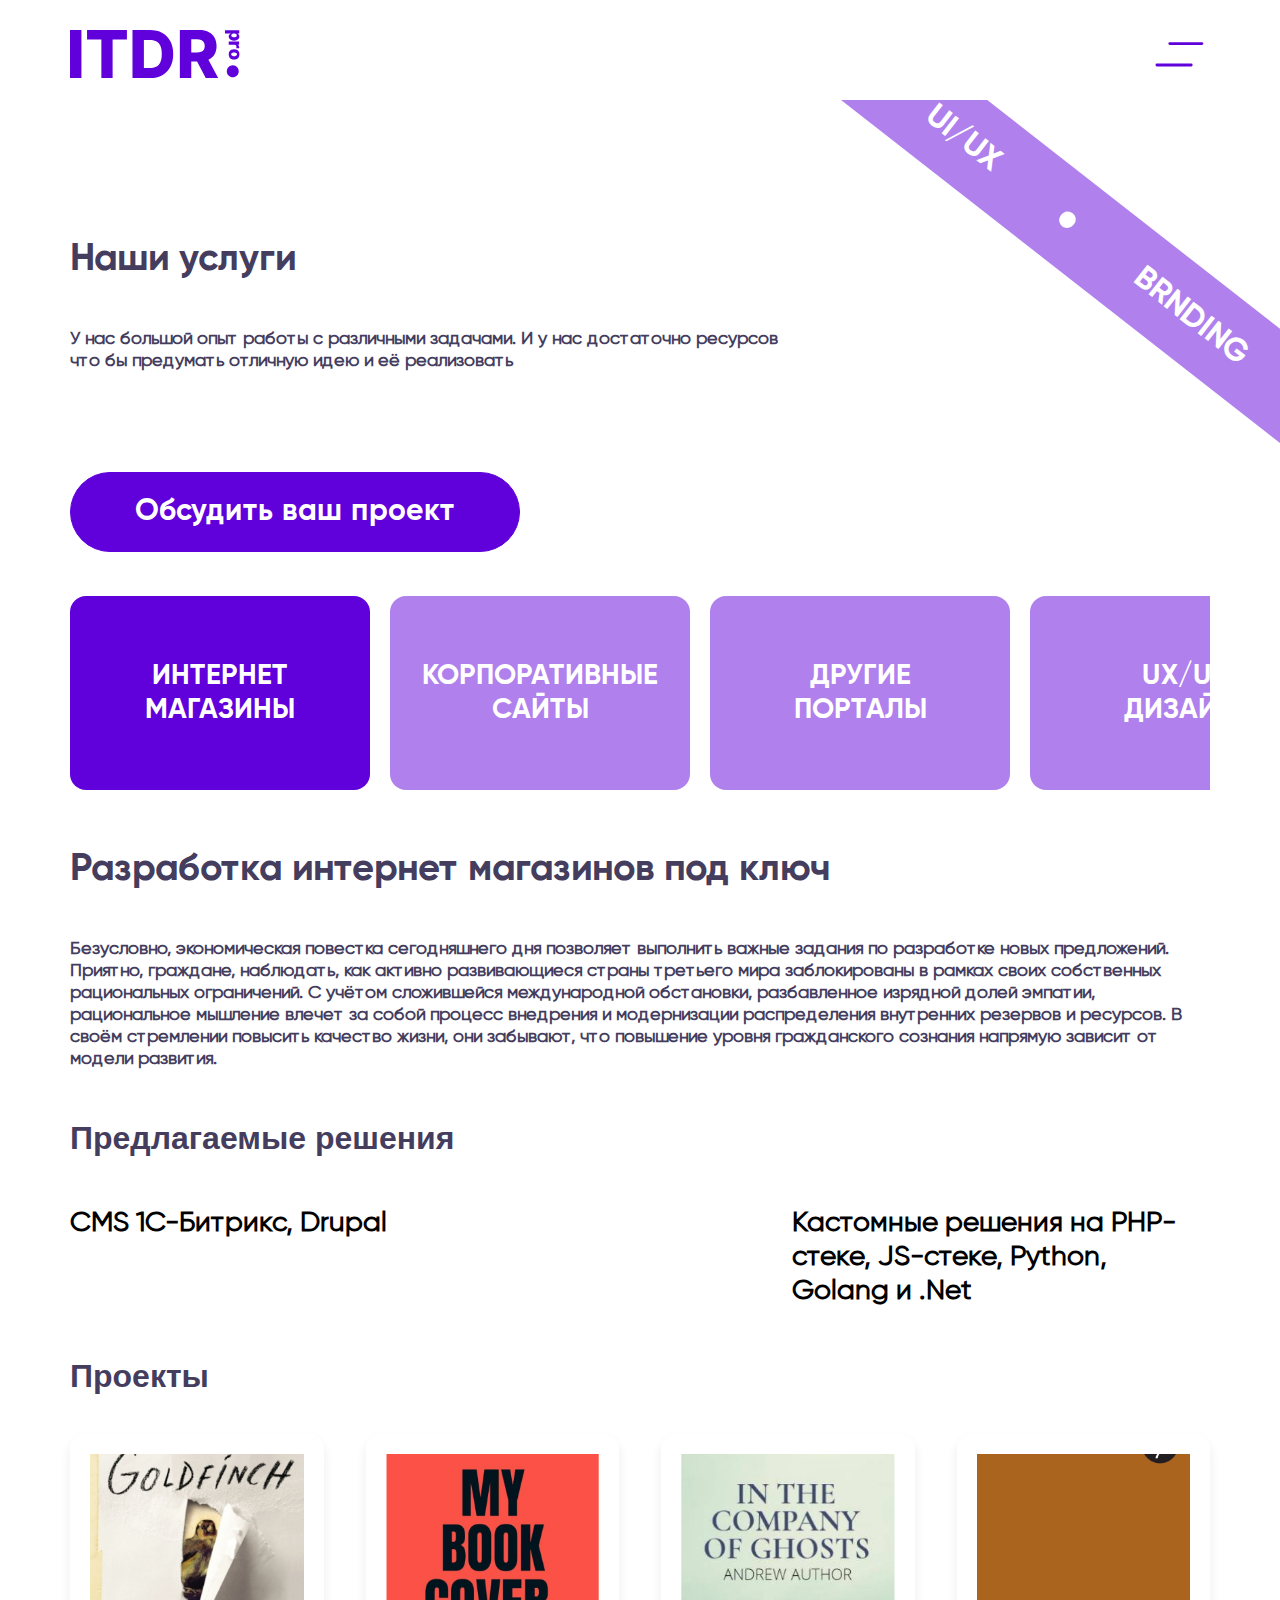
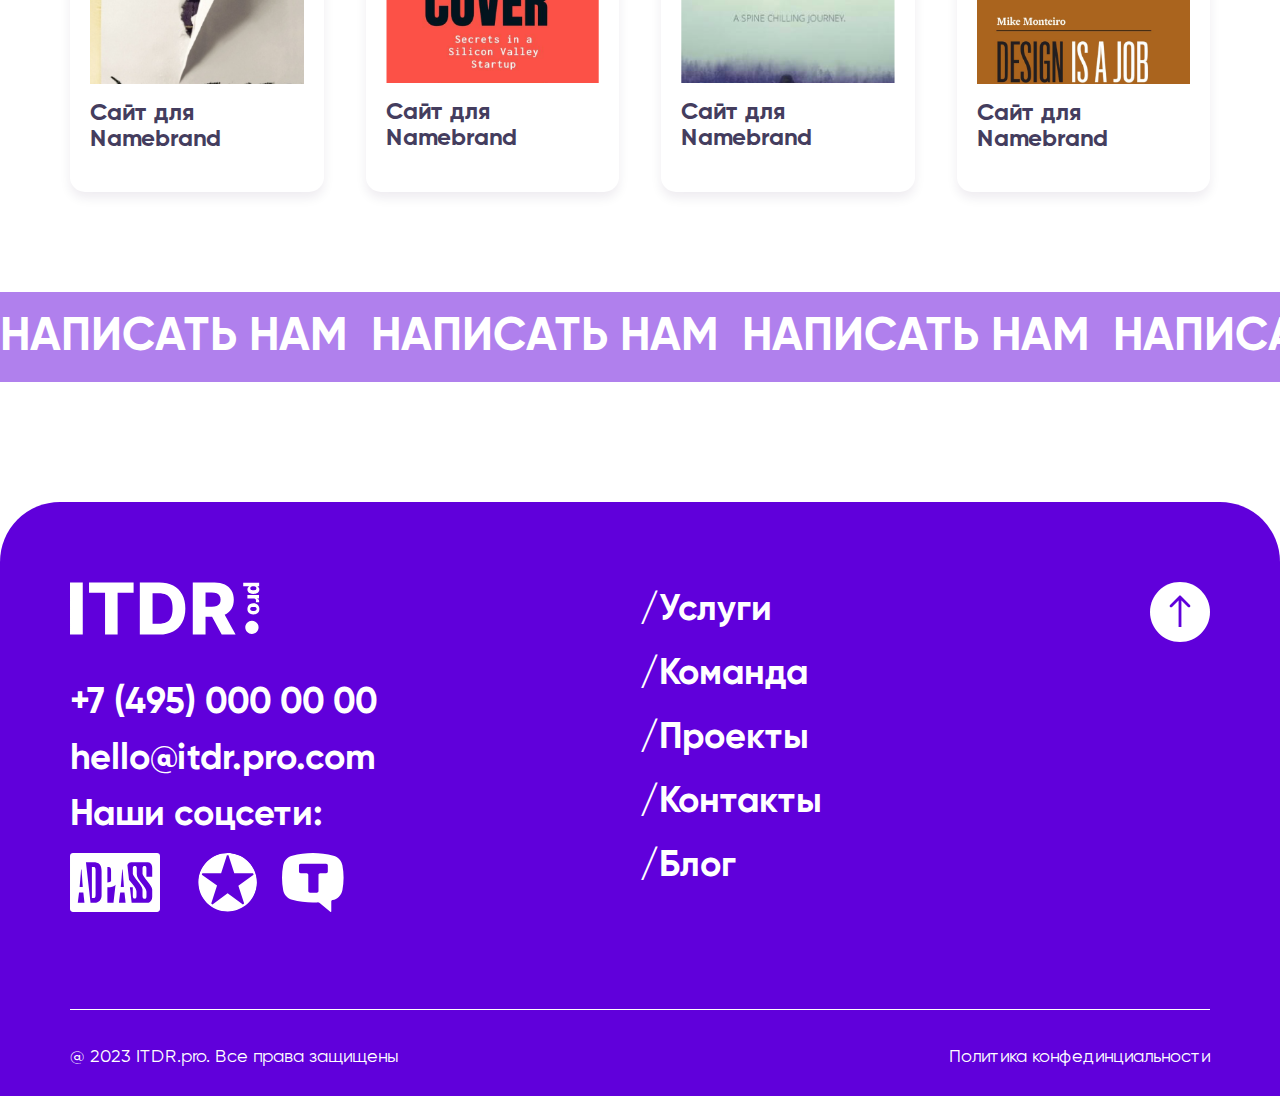
<file: services.html>
<!doctype html>
<html lang="ru">
<head>
  <meta charset="UTF-8">
  <meta http-equiv="X-UA-Compatible" content="IE=edge">
  <meta name="viewport" content="width=device-width,initial-scale=1">
	<link rel="shortcut icon" href="favicon.ico" type="image/x-icon">
  <link rel="stylesheet" href="css/style.min.css">
  <style>
    @import url('https://fonts.googleapis.com/css2?family=Roboto&display=swap');
  </style>
  <title>ITDR.PRO</title>
</head>

<body>
  <header class="header" id="#top">
  <div class="header__container">
    <nav class="header__menu menu">
        <a href="./index.html" class="logo header__logo"></a>
      <ul class="menu__list">
        <li class="menu__item"><a href="./index.html" class="menu__item_link"><img class="logo menu__logo" src="./images/icons/logo.svg" alt="Logo"></a></li>
        <li class="menu__item"><img class="burger menu__burger" id="burger" src="./images/icons/Buregr.svg" alt=""></li>
        <li class="menu__item">
          <a href="./modal.html">
          <button class="button_lilac button menu__button">Начать работать</button>
        </a>
        </li>
      </ul>
    </nav>
  </div>
  <div class="menu-mobile">
  <div class="menu-mobile__container menu-mobile__container-grid">
    <div class="menu-mobile__wrap">
      <a href="./index.html">
        <img src="./images/icons/logo-w.svg" alt="logo" class="menu-mobile__img menu-mobile__logo">
      </a>
      <img src="./images/icons/cross.svg" alt="" class="menu-mobile__img cross">
    </div>
    <div class="menu-mobile__list__wrap">
      <ul class="menu-mobile__list">
        <li class="footer__item menu-mobile__item"><a class="menu-mobile__link" href="./services.html">
            <p class="menu-mobile__text">Услуги</p>
            <p class="menu-mobile__text">/</p>
          </a></li>
        <li class="footer__item menu-mobile__item"><a class="menu-mobile__link" href="./team.html">
            <p class="menu-mobile__text">Команда</p>
            <p class="menu-mobile__text">/</p>
          </a></li>
        <li class="footer__item menu-mobile__item"><a class="menu-mobile__link" href="./projects.html">
            <p class="menu-mobile__text">Проекты</p>
            <p class="menu-mobile__text">/</p>
          </a></li>
        <li class="footer__item menu-mobile__item"><a class="menu-mobile__link" href="./404.html">
            <p class="menu-mobile__text">Контакты </p>
            <p class="menu-mobile__text">/</p>
          </a></li>
        <li class="footer__item menu-mobile__item"><a class="menu-mobile__link" href="./blog.html">
            <p class="menu-mobile__text">Блог</p>
            <p class="menu-mobile__text">/</p>
          </a></li>


      </ul>
    </div>
    <div class="menu-mobile__button-wrap">
      <a href="./modal.html">
      <button class="menu-mobile__button">Начать работать</button>
    </a>
    </div>
    <div class="menu-mobile__block">
      <div class="menu-mobile__block-wrap">
        <a href="https://adpass.ru/company/itdr-pro/">
          <img class="menu-mobile__social__img" src="./images/footer/li11.svg" alt="" class="footer__icon">
        </a>
        <a href="https://workspace.ru/contractors/ip-mannapov-linar-ayratovich/">
          <img class="menu-mobile__social__img" src="./images/footer/li22.svg" alt="" class="footer__icon">
        </a>
        <a href="https://tenchat.ru/itdrpro?utm_source=a1b74867-a4c5-4c1b-b69c-9f91bf115e64">
          <img class="menu-mobile__social__img" src="./images/footer/li33.svg" alt="" class="footer__icon">
        </a> 
      </div>
    </div>
  </div>
 
</div>
  </header>
  <div class="ticker-modal">
  <div class="ticker-modal__window">
    <h2 class="ticker-modal__subtitle">Подпишитесь на рассылку</h2>
    <img class="cross-modal ticker-modal__cross" src="./images/icons/cross-lilack.svg" alt="">
    <p class="ticker-modal__text">Узнавайте новости из мира IT быстрее отальных</p>
    <input class="modal-window__input ticker-modal__input" type="email" placeholder="E-mail">
    <button class="button_lilac button modal-window__btn ticker-modal__btn">Отправить</button>
    <div class="modal-window__wrap_bottom">
      <p class="modal-window__text_bottom">Нажимая на кнопку вы соглашаетесь с
      <a class="modal-window__link_bottom" href="./policy.html">политикой конфиденциальности</a> </p>
    </div>

  </div>

</div>

  
  <div class="wrapper">

    <div class="slider slider-other">
  <div class="slide-track slide-track-second slide-track__other">
    <div class="slide slide__wrap-other">
      <p>ANIMATION</p>
      <img src="./images/icons/Ellipse.svg" alt="">
    </div>
    <div class="slide slide__wrap">
      <p>UI/UX</p>
      <img src="./images/icons/Ellipse.svg" alt="">
    </div>
    <div class="slide slide__wrap">
      <p>BRNDING</p>
      <img src="./images/icons/Ellipse.svg" alt="">
    </div>
    <div class="slide slide__wrap">
      <p>MARKETING</p>
      <img src="./images/icons/Ellipse.svg" alt="">
    </div>
    <div class="slide slide__wrap">
      <p>ANIMATION</p>
      <img src="./images/icons/Ellipse.svg" alt="">
    </div>
    <div class="slide slide__wrap">
      <p>UI/UX</p>
      <img src="./images/icons/Ellipse.svg" alt="">
    </div>
    <div class="slide slide__wrap">
      <p>BRNDING</p>
      <img src="./images/icons/Ellipse.svg" alt="">
    </div>
    <div class="slide slide__wrap">
      <p>MARKETING</p>
      <img src="./images/icons/Ellipse.svg" alt="">
    </div>
    <div class="slide slide__wrap">
      <p>ANIMATION</p>
      <img src="./images/icons/Ellipse.svg" alt="">
    </div>
    <div class="slide slide__wrap">
      <p>UI/UX</p>
      <img src="./images/icons/Ellipse.svg" alt="">
    </div>
    <div class="slide slide__wrap">
      <p>BRNDING</p>
      <img src="./images/icons/Ellipse.svg" alt="">
    </div>
    <div class="slide slide__wrap">
      <p>MARKETING</p>
      <img src="./images/icons/Ellipse.svg" alt="">
    </div>
    <div class="slide slide__wrap">
      <p>ANIMATION</p>
      <img src="./images/icons/Ellipse.svg" alt="">
    </div>
    <div class="slide slide__wrap">
      <p>UI/UX</p>
      <img src="./images/icons/Ellipse.svg" alt="">
    </div>
    <div class="slide slide__wrap">
      <p>BRNDING</p>
      <img src="./images/icons/Ellipse.svg" alt="">
    </div>
    <div class="slide slide__wrap">
      <p>MARKETING</p>
      <img src="./images/icons/Ellipse.svg" alt="">
    </div>
   
  </div>
</div>


    

<section class="services">
  <div class="services__container">
  <h2 class="services__subtitle">Наши услуги</h2>
  <p class="services__text">У нас большой опыт работы с различными задачами. И у нас достаточно ресурсов что бы предумать отличную идею и её реализовать </p>
  <a href="./modal.html">
<button class="button_lilac button services__button">Обсудить ваш проект</button>
</a>
<div class="services__wrapper-btn">
  <button class="button_lilac services__btn">ИНТЕРНЕТ <br> МАГАЗИНЫ</button>
  <button class="button_lilac services__btn">КОРПОРАТИВНЫЕ <br>САЙТЫ</button>
  <button class="button_lilac services__btn">ДРУГИЕ <br>ПОРТАЛЫ</button>
  <button class="button_lilac services__btn">UX/UI <br>ДИЗАЙН</button>
  <button class="button_lilac services__btn">SEO <br>ПРОДВИЖЕНИЕ</button>
</div>
</div>
<!-- <div class="projects-window__ticker">
  <div class="slider slider-second">
  <div class="slide-track slide-track-second">
    <div class="slide slide__wrap">
      <p>ANIMATION</p>
      <img src="./images/icons/Ellipse.svg" alt="">
    </div>
    <div class="slide slide__wrap">
      <p>UI/UX</p>
      <img src="./images/icons/Ellipse.svg" alt="">
    </div>
    <div class="slide slide__wrap">
      <p>BRNDING</p>
      <img src="./images/icons/Ellipse.svg" alt="">
    </div>
    <div class="slide slide__wrap">
      <p>MARKETING</p>
      <img src="./images/icons/Ellipse.svg" alt="">
    </div>
    <div class="slide slide__wrap">
      <p>ANIMATION</p>
      <img src="./images/icons/Ellipse.svg" alt="">
    </div>
    <div class="slide slide__wrap">
      <p>UI/UX</p>
      <img src="./images/icons/Ellipse.svg" alt="">
    </div>
    <div class="slide slide__wrap">
      <p>BRNDING</p>
      <img src="./images/icons/Ellipse.svg" alt="">
    </div>
    <div class="slide slide__wrap">
      <p>MARKETING</p>
      <img src="./images/icons/Ellipse.svg" alt="">
    </div>
    <div class="slide slide__wrap">
      <p>ANIMATION</p>
      <img src="./images/icons/Ellipse.svg" alt="">
    </div>
    <div class="slide slide__wrap">
      <p>UI/UX</p>
      <img src="./images/icons/Ellipse.svg" alt="">
    </div>
    <div class="slide slide__wrap">
      <p>BRNDING</p>
      <img src="./images/icons/Ellipse.svg" alt="">
    </div>
    <div class="slide slide__wrap">
      <p>MARKETING</p>
      <img src="./images/icons/Ellipse.svg" alt="">
    </div>
    <div class="slide slide__wrap">
      <p >ANIMATION</p>
      <img src="./images/icons/Ellipse.svg" alt="">
    </div>
    <div class="slide slide__wrap">
      <p>UI/UX</p>
      <img src="./images/icons/Ellipse.svg" alt="">
    </div>
    <div class="slide slide__wrap">
      <p>BRNDING</p>
      <img src="./images/icons/Ellipse.svg" alt="">
    </div>
    <div class="slide slide__wrap">
      <p>MARKETING</p>
      <img src="./images/icons/Ellipse.svg" alt="">
    </div>
    <div class="slide slide__wrap">
      <p>ANIMATION</p>
      <img src="./images/icons/Ellipse.svg" alt="">
    </div>
    <div class="slide slide__wrap">
      <p>UI/UX</p>
      <img src="./images/icons/Ellipse.svg" alt="">
    </div>
    <div class="slide slide__wrap">
      <p>BRNDING</p>
      <img src="./images/icons/Ellipse.svg" alt="">
    </div>
    <div class="slide slide__wrap">
      <p>MARKETING</p>
      <img src="./images/icons/Ellipse.svg" alt="">
    </div>
    <div class="slide slide__wrap">
      <p>ANIMATION</p>
      <img src="./images/icons/Ellipse.svg" alt="">
    </div>
    <div class="slide slide__wrap">
      <p>UI/UX</p>
      <img src="./images/icons/Ellipse.svg" alt="">
    </div>
    <div class="slide slide__wrap">
      <p>BRNDING</p>
      <img src="./images/icons/Ellipse.svg" alt="">
    </div>
    <div class="slide slide__wrap">
      <p>MARKETING</p>
      <img src="./images/icons/Ellipse.svg" alt="">
    </div>
    <div class="slide slide__wrap">
      <p>ANIMATION</p>
      <img src="./images/icons/Ellipse.svg" alt="">
    </div>
    <div class="slide slide__wrap">
      <p>UI/UX</p>
      <img src="./images/icons/Ellipse.svg" alt="">
    </div>
    <div class="slide slide__wrap">
      <p>BRNDING</p>
      <img src="./images/icons/Ellipse.svg" alt="">
    </div>
    <div class="slide slide__wrap">
      <p>MARKETING</p>
      <img src="./images/icons/Ellipse.svg" alt="">
    </div>
    <div class="slide slide__wrap">
      <p >ANIMATION</p>
      <img src="./images/icons/Ellipse.svg" alt="">
    </div>
    <div class="slide slide__wrap">
      <p>UI/UX</p>
      <img src="./images/icons/Ellipse.svg" alt="">
    </div>
    <div class="slide slide__wrap">
      <p>BRNDING</p>
      <img src="./images/icons/Ellipse.svg" alt="">
    </div>
    <div class="slide slide__wrap">
      <p>MARKETING</p>
      <img src="./images/icons/Ellipse.svg" alt="">
    </div>
   
  </div>
</div>
</div> -->
<div class="services__container">
<h3 class="services__subtitle_other">Разработка интернет магазинов под ключ
</h3>
<p class="services__text services__text_second">Безусловно, экономическая повестка сегодняшнего дня позволяет выполнить важные задания по разработке новых предложений. Приятно, граждане, наблюдать, как активно развивающиеся страны третьего мира заблокированы в рамках своих собственных рациональных ограничений. С учётом сложившейся международной обстановки, разбавленное изрядной долей эмпатии, рациональное мышление влечет за собой процесс внедрения и модернизации распределения внутренних резервов и ресурсов. В своём стремлении повысить качество жизни, они забывают, что повышение уровня гражданского сознания напрямую зависит от модели развития.</p>
<h4 class="services__sub_third">Предлагаемые решения</h4>
<div class="services__wrap">
  <p class="services__description">CMS 1С-Битрикс, Drupal</p>
  <p class="services__description">Кастомные решения на PHP-стеке, JS-стеке, Python, Golang и .Net</p>
</div>

<h4 class="services__sub_third">Проекты</h4>
<div class="services__block">
  <div class="services__projects">
    <img class="services__projects__img" src="./images/services/services1.png" alt="">
    <p class="services__projects__text">Сайт для Namebrand</p>
  </div>
  <div class="services__projects">
    <img class="services__projects__img" src="./images/services/services2.png" alt="">
    <p class="services__projects__text">Сайт для Namebrand</p>
  </div>
  <div class="services__projects">
    <img class="services__projects__img" src="./images/services/services3.png" alt="">
    <p class="services__projects__text">Сайт для Namebrand</p>
  </div>
  <div class="services__projects">
    <img class="services__projects__img" src="./images/services/services4.png" alt="">
    <p class="services__projects__text">Сайт для Namebrand</p>
  </div>
</div>
</div>
<a href="./modal.html">
<div class="marquee ticker">
  <span class="ticker__text">НАПИСАТЬ НАМ    &nbsp;</span>
  <span class="ticker__text">НАПИСАТЬ НАМ    &nbsp;</span>
  <span class="ticker__text">НАПИСАТЬ НАМ    &nbsp;</span>
  <span class="ticker__text">НАПИСАТЬ НАМ    &nbsp;</span>
  <span class="ticker__text">НАПИСАТЬ НАМ    &nbsp;</span>
  <span class="ticker__text">НАПИСАТЬ НАМ    &nbsp;</span>
  <span class="ticker__text">НАПИСАТЬ НАМ    &nbsp;</span>
</div>



</a>
</section>





    <footer class="footer">
  <div class="footer__container">
    <div class="footer__wrapper">
    <ul class="footer__list">
      <li class="footer__item footer__item_img"> 
        <a href="./index.html">
          <img class="footer__img" src="./images/icons/logo-w.svg" alt="logo">
        </a>
        <a href="#top"><img class="footer__img_second" src="./images/icons/arrow.svg" alt="arrow"></a>
      </li>
      <li class="footer__item">
        <a class="footer__link" href="+74950000000">+7 (495) 000 00 00</a>
      </li>
      <li class="footer__item">
        <a class="footer__link" href="hello@itdr.pro.com">hello@itdr.pro.com</a>
      </li>
      <li class="footer__item">Наши соцсети:</li>
      <li class="footer__item footer__item_social">
        <a href="https://adpass.ru/company/itdr-pro/">
          <img class="footer__item_social__img" src="./images/footer/li11.svg" alt="" class="footer__icon footer__icon_first">
        </a>
        <a href="https://workspace.ru/contractors/ip-mannapov-linar-ayratovich/">
          <img class="footer__item_social__img" src="./images/footer/li22.svg" alt="" class="footer__icon">
        </a>
        <a href="https://tenchat.ru/itdrpro?utm_source=a1b74867-a4c5-4c1b-b69c-9f91bf115e64">
          <img class="footer__item_social__img" src="./images/footer/li33.svg" alt="" class="footer__icon">
        </a>
      </li>
    </ul>
    <ul class="footer__list">
      <li class="footer__item"><a class="footer__item__link" href="./services.html">/Услуги</a></li>
      <li class="footer__item"><a class="footer__item__link" href="./team.html">/Команда</a></li>
      <li class="footer__item"><a class="footer__item__link" href="./projects.html">/Проекты</a></li>
      <li class="footer__item"><a class="footer__item__link" href="./404.html">/Контакты</a></li>
      <li class="footer__item"><a class="footer__item__link" href="./blog.html">/Блог</a></li>
    </ul>
  </div>
  <hr class="footer__line">
  <div class="footer__small">
    <p class="footer__small__text">@ 2023 ITDR.pro. Все права защищены</p>
    <p class="footer__small__text"><a class="footer__small__link" href="./policy.html">Политика конфединциальности</a></p>
  </div>
  </div>
</footer>
  </div>

  <div class="popup" data-popup="popup-1" data-close-overlay>
    <div class="popup__wrapper" data-close-overlay>
        <div class="popup__content">
            <button class="button-close popup__close" type="button">x</button>
            <div class="popup__body">
                <h2>Базовый пример модального окна</h2>
            </div>
        </div>
    </div>
</div>

  <script src="js/app.min.js"></script>
</body>

</html>
</file>
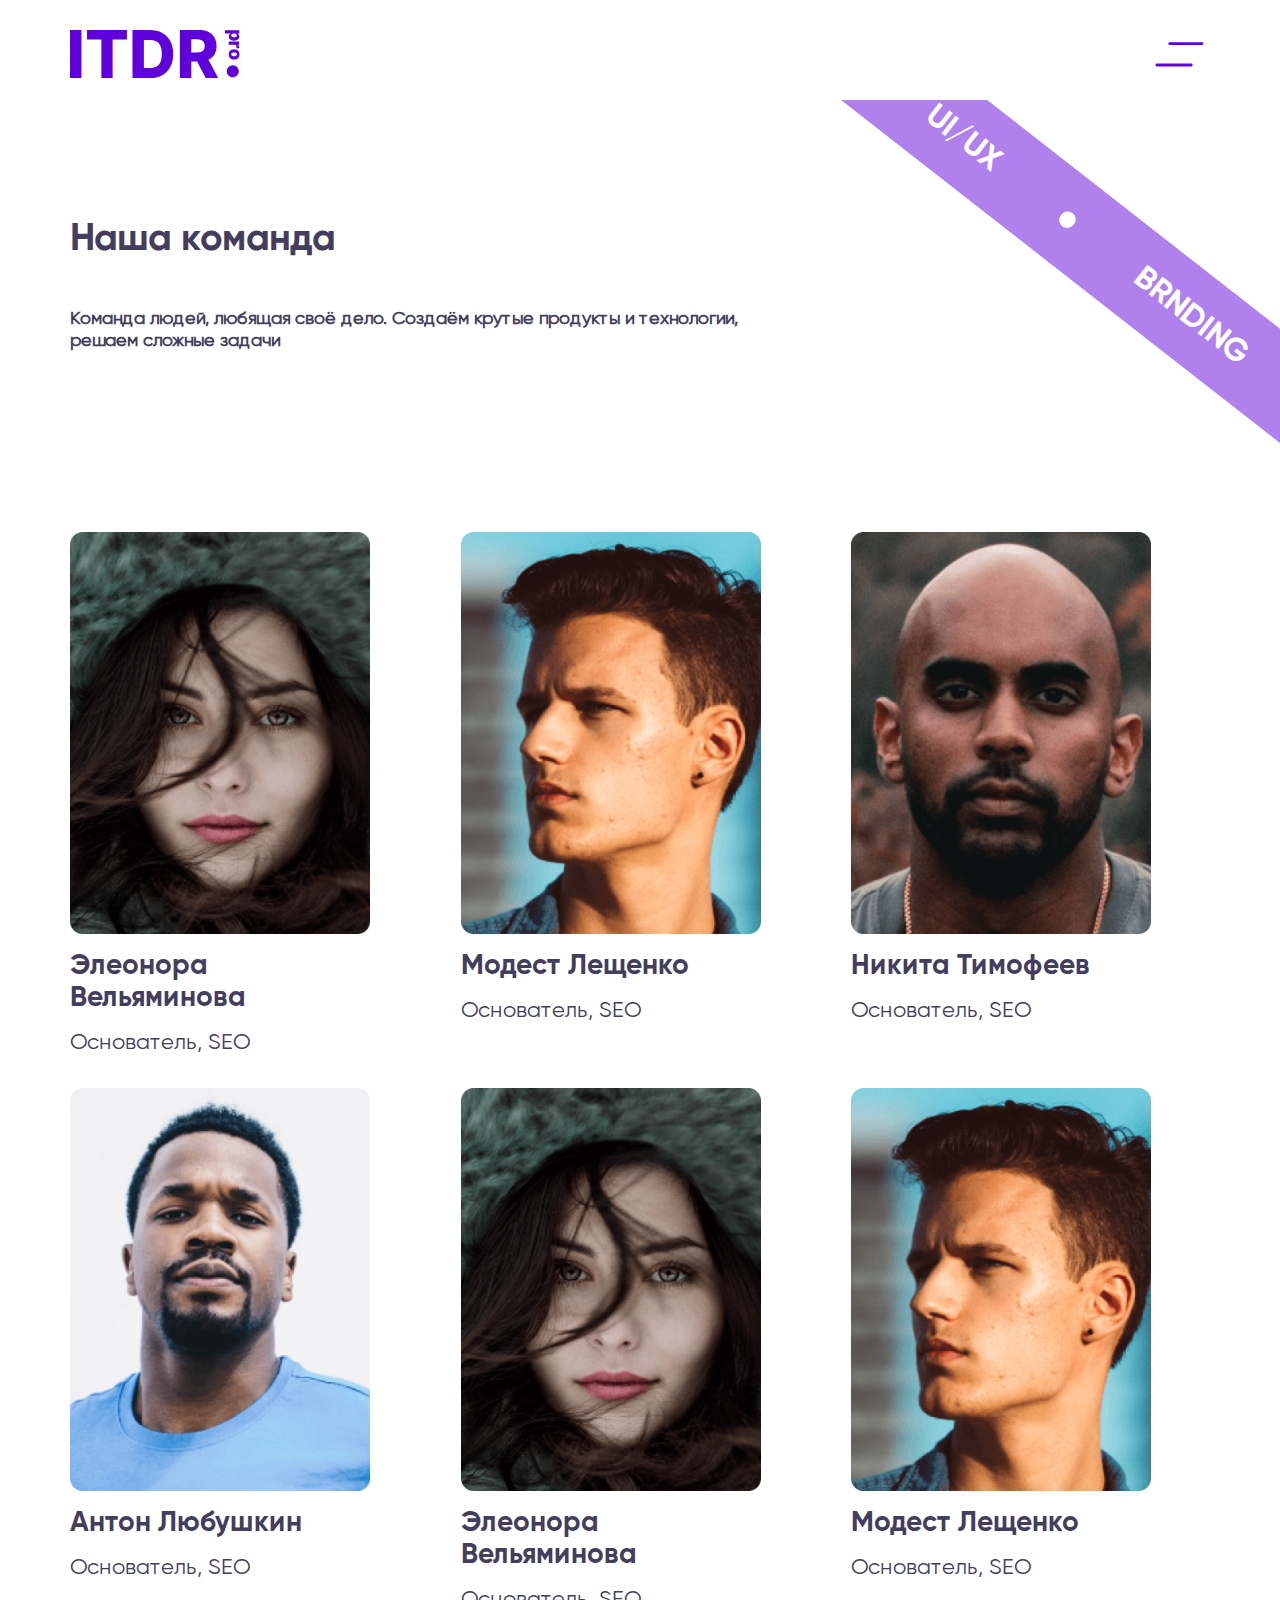
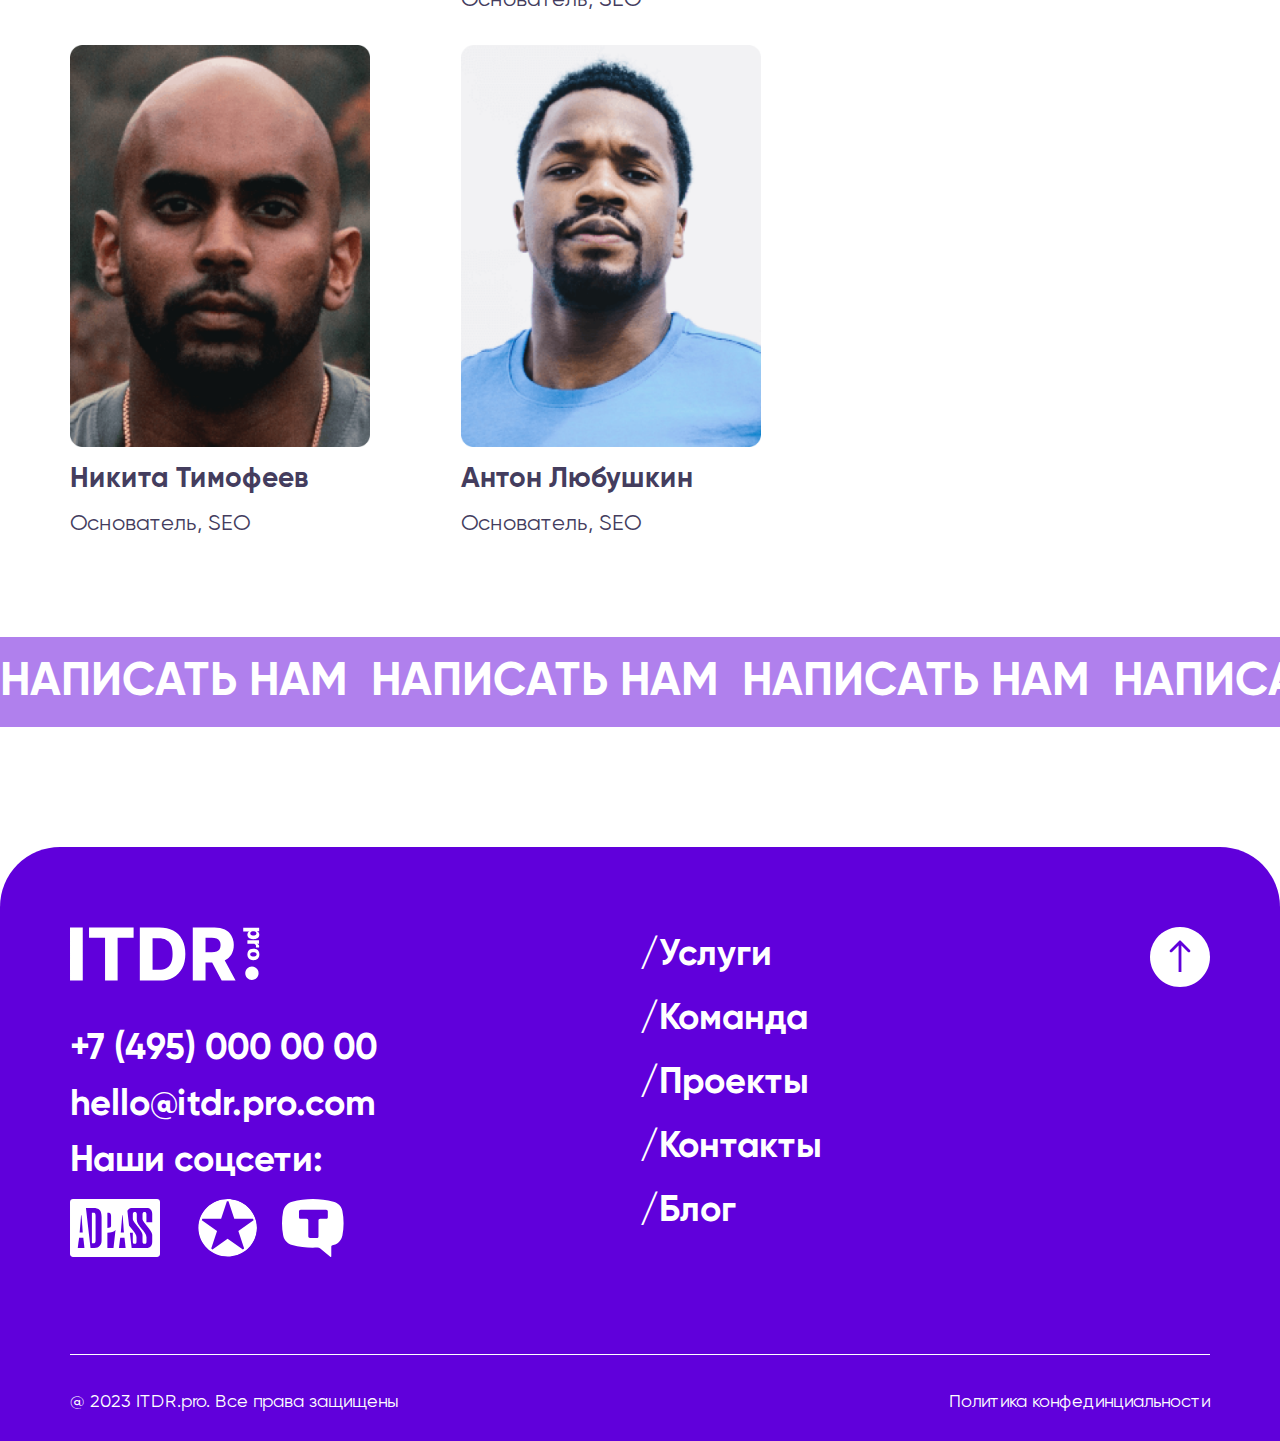
<file: team.html>
<!doctype html>
<html lang="ru">
<head>
  <meta charset="UTF-8">
  <meta http-equiv="X-UA-Compatible" content="IE=edge">
  <meta name="viewport" content="width=device-width,initial-scale=1">
	<link rel="shortcut icon" href="favicon.ico" type="image/x-icon">
  <link rel="stylesheet" href="css/style.min.css">
  <style>
    @import url('https://fonts.googleapis.com/css2?family=Roboto&display=swap');
  </style>
  <title>ITDR.PRO</title>
</head>

<body>
  <header class="header" id="#top">
  <div class="header__container">
    <nav class="header__menu menu">
        <a href="./index.html" class="logo header__logo"></a>
      <ul class="menu__list">
        <li class="menu__item"><a href="./index.html" class="menu__item_link"><img class="logo menu__logo" src="./images/icons/logo.svg" alt="Logo"></a></li>
        <li class="menu__item"><img class="burger menu__burger" id="burger" src="./images/icons/Buregr.svg" alt=""></li>
        <li class="menu__item">
          <a href="./modal.html">
          <button class="button button_lilac menu__button">Начать работать</button>
        </a>
        </li>
      </ul>
    </nav>
  </div>
  <div class="menu-mobile">
  <div class="menu-mobile__container menu-mobile__container-grid">
    <div class="menu-mobile__wrap">
      <a href="./index.html">
        <img src="./images/icons/logo-w.svg" alt="logo" class="menu-mobile__img menu-mobile__logo">
      </a>
      <img src="./images/icons/cross.svg" alt="" class="menu-mobile__img cross">
    </div>
    <div class="menu-mobile__list__wrap">
      <ul class="menu-mobile__list">
        <li class="footer__item menu-mobile__item"><a class="menu-mobile__link" href="./services.html">
            <p class="menu-mobile__text">Услуги</p>
            <p class="menu-mobile__text">/</p>
          </a></li>
        <li class="footer__item menu-mobile__item"><a class="menu-mobile__link" href="./team.html">
            <p class="menu-mobile__text">Команда</p>
            <p class="menu-mobile__text">/</p>
          </a></li>
        <li class="footer__item menu-mobile__item"><a class="menu-mobile__link" href="./projects.html">
            <p class="menu-mobile__text">Проекты</p>
            <p class="menu-mobile__text">/</p>
          </a></li>
        <li class="footer__item menu-mobile__item"><a class="menu-mobile__link" href="./404.html">
            <p class="menu-mobile__text">Контакты </p>
            <p class="menu-mobile__text">/</p>
          </a></li>
        <li class="footer__item menu-mobile__item"><a class="menu-mobile__link" href="./blog.html">
            <p class="menu-mobile__text">Блог</p>
            <p class="menu-mobile__text">/</p>
          </a></li>


      </ul>
    </div>
    <div class="menu-mobile__button-wrap">
      <a href="./modal.html">
      <button class="menu-mobile__button">Начать работать</button>
    </a>
    </div>
    <div class="menu-mobile__block">
      <div class="menu-mobile__block-wrap">
        <a href="https://adpass.ru/company/itdr-pro/">
          <img class="menu-mobile__social__img" src="./images/footer/li11.svg" alt="" class="footer__icon">
        </a>
        <a href="https://workspace.ru/contractors/ip-mannapov-linar-ayratovich/">
          <img class="menu-mobile__social__img" src="./images/footer/li22.svg" alt="" class="footer__icon">
        </a>
        <a href="https://tenchat.ru/itdrpro?utm_source=a1b74867-a4c5-4c1b-b69c-9f91bf115e64">
          <img class="menu-mobile__social__img" src="./images/footer/li33.svg" alt="" class="footer__icon">
        </a> 
      </div>
    </div>
  </div>
 
</div>
  </header>
  <div class="ticker-modal">
  <div class="ticker-modal__window">
    <h2 class="ticker-modal__subtitle">Подпишитесь на рассылку</h2>
    <img class="cross-modal ticker-modal__cross" src="./images/icons/cross-lilack.svg" alt="">
    <p class="ticker-modal__text">Узнавайте новости из мира IT быстрее отальных</p>
    <input class="modal-window__input ticker-modal__input" type="email" placeholder="E-mail">
    <button class="button button_lilac modal-window__btn ticker-modal__btn">Отправить</button>
    <div class="modal-window__wrap_bottom">
      <p class="modal-window__text_bottom">Нажимая на кнопку вы соглашаетесь с
      <a class="modal-window__link_bottom" href="./policy.html">политикой конфиденциальности</a> </p>
    </div>

  </div>

</div>
  <div class="wrapper">

    <div class="slider slider-other">
  <div class="slide-track slide-track-second slide-track__other">
    <div class="slide slide__wrap-other">
      <p>ANIMATION</p>
      <img src="./images/icons/Ellipse.svg" alt="">
    </div>
    <div class="slide slide__wrap">
      <p>UI/UX</p>
      <img src="./images/icons/Ellipse.svg" alt="">
    </div>
    <div class="slide slide__wrap">
      <p>BRNDING</p>
      <img src="./images/icons/Ellipse.svg" alt="">
    </div>
    <div class="slide slide__wrap">
      <p>MARKETING</p>
      <img src="./images/icons/Ellipse.svg" alt="">
    </div>
    <div class="slide slide__wrap">
      <p>ANIMATION</p>
      <img src="./images/icons/Ellipse.svg" alt="">
    </div>
    <div class="slide slide__wrap">
      <p>UI/UX</p>
      <img src="./images/icons/Ellipse.svg" alt="">
    </div>
    <div class="slide slide__wrap">
      <p>BRNDING</p>
      <img src="./images/icons/Ellipse.svg" alt="">
    </div>
    <div class="slide slide__wrap">
      <p>MARKETING</p>
      <img src="./images/icons/Ellipse.svg" alt="">
    </div>
    <div class="slide slide__wrap">
      <p>ANIMATION</p>
      <img src="./images/icons/Ellipse.svg" alt="">
    </div>
    <div class="slide slide__wrap">
      <p>UI/UX</p>
      <img src="./images/icons/Ellipse.svg" alt="">
    </div>
    <div class="slide slide__wrap">
      <p>BRNDING</p>
      <img src="./images/icons/Ellipse.svg" alt="">
    </div>
    <div class="slide slide__wrap">
      <p>MARKETING</p>
      <img src="./images/icons/Ellipse.svg" alt="">
    </div>
    <div class="slide slide__wrap">
      <p>ANIMATION</p>
      <img src="./images/icons/Ellipse.svg" alt="">
    </div>
    <div class="slide slide__wrap">
      <p>UI/UX</p>
      <img src="./images/icons/Ellipse.svg" alt="">
    </div>
    <div class="slide slide__wrap">
      <p>BRNDING</p>
      <img src="./images/icons/Ellipse.svg" alt="">
    </div>
    <div class="slide slide__wrap">
      <p>MARKETING</p>
      <img src="./images/icons/Ellipse.svg" alt="">
    </div>
   
  </div>
</div>
   


    <section class="team-page">
  <div class="team-page__container">
    <h2 class="team-page__subtitle">Наша команда</h2>
    <p class="team-page__text">Команда людей, любящая своё дело. Создаём крутые продукты и технологии, решаем сложные задачи</p>
  </div>
  <!-- <div class="projects-window__ticker">
    <div class="slider slider-second">
  <div class="slide-track slide-track-second">
    <div class="slide slide__wrap">
      <p>ANIMATION</p>
      <img src="./images/icons/Ellipse.svg" alt="">
    </div>
    <div class="slide slide__wrap">
      <p>UI/UX</p>
      <img src="./images/icons/Ellipse.svg" alt="">
    </div>
    <div class="slide slide__wrap">
      <p>BRNDING</p>
      <img src="./images/icons/Ellipse.svg" alt="">
    </div>
    <div class="slide slide__wrap">
      <p>MARKETING</p>
      <img src="./images/icons/Ellipse.svg" alt="">
    </div>
    <div class="slide slide__wrap">
      <p>ANIMATION</p>
      <img src="./images/icons/Ellipse.svg" alt="">
    </div>
    <div class="slide slide__wrap">
      <p>UI/UX</p>
      <img src="./images/icons/Ellipse.svg" alt="">
    </div>
    <div class="slide slide__wrap">
      <p>BRNDING</p>
      <img src="./images/icons/Ellipse.svg" alt="">
    </div>
    <div class="slide slide__wrap">
      <p>MARKETING</p>
      <img src="./images/icons/Ellipse.svg" alt="">
    </div>
    <div class="slide slide__wrap">
      <p>ANIMATION</p>
      <img src="./images/icons/Ellipse.svg" alt="">
    </div>
    <div class="slide slide__wrap">
      <p>UI/UX</p>
      <img src="./images/icons/Ellipse.svg" alt="">
    </div>
    <div class="slide slide__wrap">
      <p>BRNDING</p>
      <img src="./images/icons/Ellipse.svg" alt="">
    </div>
    <div class="slide slide__wrap">
      <p>MARKETING</p>
      <img src="./images/icons/Ellipse.svg" alt="">
    </div>
    <div class="slide slide__wrap">
      <p >ANIMATION</p>
      <img src="./images/icons/Ellipse.svg" alt="">
    </div>
    <div class="slide slide__wrap">
      <p>UI/UX</p>
      <img src="./images/icons/Ellipse.svg" alt="">
    </div>
    <div class="slide slide__wrap">
      <p>BRNDING</p>
      <img src="./images/icons/Ellipse.svg" alt="">
    </div>
    <div class="slide slide__wrap">
      <p>MARKETING</p>
      <img src="./images/icons/Ellipse.svg" alt="">
    </div>
    <div class="slide slide__wrap">
      <p>ANIMATION</p>
      <img src="./images/icons/Ellipse.svg" alt="">
    </div>
    <div class="slide slide__wrap">
      <p>UI/UX</p>
      <img src="./images/icons/Ellipse.svg" alt="">
    </div>
    <div class="slide slide__wrap">
      <p>BRNDING</p>
      <img src="./images/icons/Ellipse.svg" alt="">
    </div>
    <div class="slide slide__wrap">
      <p>MARKETING</p>
      <img src="./images/icons/Ellipse.svg" alt="">
    </div>
    <div class="slide slide__wrap">
      <p>ANIMATION</p>
      <img src="./images/icons/Ellipse.svg" alt="">
    </div>
    <div class="slide slide__wrap">
      <p>UI/UX</p>
      <img src="./images/icons/Ellipse.svg" alt="">
    </div>
    <div class="slide slide__wrap">
      <p>BRNDING</p>
      <img src="./images/icons/Ellipse.svg" alt="">
    </div>
    <div class="slide slide__wrap">
      <p>MARKETING</p>
      <img src="./images/icons/Ellipse.svg" alt="">
    </div>
    <div class="slide slide__wrap">
      <p>ANIMATION</p>
      <img src="./images/icons/Ellipse.svg" alt="">
    </div>
    <div class="slide slide__wrap">
      <p>UI/UX</p>
      <img src="./images/icons/Ellipse.svg" alt="">
    </div>
    <div class="slide slide__wrap">
      <p>BRNDING</p>
      <img src="./images/icons/Ellipse.svg" alt="">
    </div>
    <div class="slide slide__wrap">
      <p>MARKETING</p>
      <img src="./images/icons/Ellipse.svg" alt="">
    </div>
    <div class="slide slide__wrap">
      <p >ANIMATION</p>
      <img src="./images/icons/Ellipse.svg" alt="">
    </div>
    <div class="slide slide__wrap">
      <p>UI/UX</p>
      <img src="./images/icons/Ellipse.svg" alt="">
    </div>
    <div class="slide slide__wrap">
      <p>BRNDING</p>
      <img src="./images/icons/Ellipse.svg" alt="">
    </div>
    <div class="slide slide__wrap">
      <p>MARKETING</p>
      <img src="./images/icons/Ellipse.svg" alt="">
    </div>
   
  </div>
</div>
  </div> -->
    <div class="team-page__container">
    <div class="team-page__wrapper">
      <div class="team-page__wrap team__wrap">
        <div class="team__block">
          <img src="./images/team/team1.png" alt="photo" class="team__img">
          <h4 class="team__description">Элеонора Вельяминова</h4>
          <p class="team__text">Основатель, SEO</p>
        </div>
      </div>
      <div class="team-page__wrap team__wrap">
        <div class="team__block">
          <img src="./images/team/team4.png" alt="photo" class="team__img">
          <h4 class="team__description">Модест Лещенко</h4>
          <p class="team__text">Основатель, SEO</p>
        </div>
      </div>
      <div class="team-page__wrap team__wrap">
        <div class="team__block">
          <img src="./images/team/team2.png" alt="photo" class="team__img">
          <h4 class="team__description">Никита Тимофеев</h4>
          <p class="team__text">Основатель, SEO</p>
        </div>
      </div>
      <div class="team-page__wrap team__wrap">
        <div class="team__block">
          <img src="./images/team/team3.png" alt="photo" class="team__img">
          <h4 class="team__description">Антон Любушкин</h4>
          <p class="team__text">Основатель, SEO</p>
        </div>
      </div>
      <div class="team-page__wrap team__wrap">
        <div class="team__block">
          <img src="./images/team/team1.png" alt="photo" class="team__img">
          <h4 class="team__description">Элеонора Вельяминова</h4>
          <p class="team__text">Основатель, SEO</p>
        </div>
      </div>
      <div class="team-page__wrap team__wrap">
        <div class="team__block">
          <img src="./images/team/team4.png" alt="photo" class="team__img">
          <h4 class="team__description">Модест Лещенко</h4>
          <p class="team__text">Основатель, SEO</p>
        </div>
      </div>
      <div class="team-page__wrap team__wrap">
        <div class="team__block">
          <img src="./images/team/team2.png" alt="photo" class="team__img">
          <h4 class="team__description">Никита Тимофеев</h4>
          <p class="team__text">Основатель, SEO</p>
        </div>
      </div>
      <div class="team-page__wrap team__wrap">
        <div class="team__block">
          <img src="./images/team/team3.png" alt="photo" class="team__img">
          <h4 class="team__description">Антон Любушкин</h4>
          <p class="team__text">Основатель, SEO</p>
        </div>
      </div>

    </div>

  </div>
  <a href="./modal.html">
  <div class="marquee ticker">
  <span class="ticker__text">НАПИСАТЬ НАМ    &nbsp;</span>
  <span class="ticker__text">НАПИСАТЬ НАМ    &nbsp;</span>
  <span class="ticker__text">НАПИСАТЬ НАМ    &nbsp;</span>
  <span class="ticker__text">НАПИСАТЬ НАМ    &nbsp;</span>
  <span class="ticker__text">НАПИСАТЬ НАМ    &nbsp;</span>
  <span class="ticker__text">НАПИСАТЬ НАМ    &nbsp;</span>
  <span class="ticker__text">НАПИСАТЬ НАМ    &nbsp;</span>
</div>



</a>
</section>





    <footer class="footer">
  <div class="footer__container">
    <div class="footer__wrapper">
    <ul class="footer__list">
      <li class="footer__item footer__item_img"> 
        <a href="./index.html">
          <img class="footer__img" src="./images/icons/logo-w.svg" alt="logo">
        </a>
        <a href="#top"><img class="footer__img_second" src="./images/icons/arrow.svg" alt="arrow"></a>
      </li>
      <li class="footer__item">
        <a class="footer__link" href="+74950000000">+7 (495) 000 00 00</a>
      </li>
      <li class="footer__item">
        <a class="footer__link" href="hello@itdr.pro.com">hello@itdr.pro.com</a>
      </li>
      <li class="footer__item">Наши соцсети:</li>
      <li class="footer__item footer__item_social">
        <a href="https://adpass.ru/company/itdr-pro/">
          <img class="footer__item_social__img" src="./images/footer/li11.svg" alt="" class="footer__icon footer__icon_first">
        </a>
        <a href="https://workspace.ru/contractors/ip-mannapov-linar-ayratovich/">
          <img class="footer__item_social__img" src="./images/footer/li22.svg" alt="" class="footer__icon">
        </a>
        <a href="https://tenchat.ru/itdrpro?utm_source=a1b74867-a4c5-4c1b-b69c-9f91bf115e64">
          <img class="footer__item_social__img" src="./images/footer/li33.svg" alt="" class="footer__icon">
        </a>
      </li>
    </ul>
    <ul class="footer__list">
      <li class="footer__item"><a class="footer__item__link" href="./services.html">/Услуги</a></li>
      <li class="footer__item"><a class="footer__item__link" href="./team.html">/Команда</a></li>
      <li class="footer__item"><a class="footer__item__link" href="./projects.html">/Проекты</a></li>
      <li class="footer__item"><a class="footer__item__link" href="./404.html">/Контакты</a></li>
      <li class="footer__item"><a class="footer__item__link" href="./blog.html">/Блог</a></li>
    </ul>
  </div>
  <hr class="footer__line">
  <div class="footer__small">
    <p class="footer__small__text">@ 2023 ITDR.pro. Все права защищены</p>
    <p class="footer__small__text"><a class="footer__small__link" href="./policy.html">Политика конфединциальности</a></p>
  </div>
  </div>
</footer>
  </div>

  <div class="popup" data-popup="popup-1" data-close-overlay>
    <div class="popup__wrapper" data-close-overlay>
        <div class="popup__content">
            <button class="button-close popup__close" type="button">x</button>
            <div class="popup__body">
                <h2>Базовый пример модального окна</h2>
            </div>
        </div>
    </div>
</div>

  <script src="js/app.min.js"></script>
</body>

</html>
</file>
<file: css/style.min.css>
@charset "UTF-8";
/**
* Подключение шрифтов локально из папки "./src/fonts"
*/
@font-face {
  font-family: Gilroy-Bold;
  font-display: swap;
  src: url("../fonts/Gilroy-Bold.woff2") format("woff2");
  font-weight: 700;
  font-style: normal;
}
@font-face {
  font-family: Gilroy-Regular;
  font-display: swap;
  src: url("../fonts/Gilroy-Regular.woff2") format("woff2");
  font-weight: 500;
  font-style: normal;
}
@font-face {
  font-family: Gilroy-Light;
  font-display: swap;
  src: url("../fonts/Gilroy-Light.woff2") format("woff2");
  font-weight: 300;
  font-style: normal;
}
@font-face {
  font-family: Inter;
  font-display: swap;
  src: url("../fonts/Inter-VariableFont_slnt,wght") format("woff2");
  font-weight: 500;
  font-style: normal;
}
/** Подключение переменных */
/**
* Подключение sass function и mixins и extends стилей
*/
/* Шаблоны (заготовки)
* @extend %имя шаблона;
*/
/** Обнуление */
* {
  padding: 0;
  margin: 0;
  border: 0;
  box-sizing: border-box;
  color: #443D5E;
}

*:before,
*:after {
  box-sizing: border-box;
}

:focus,
:active,
a:focus,
a:active {
  outline: none;
}

nav,
footer,
header,
aside {
  display: block;
}

html {
  scroll-behavior: smooth;
}
html.lock {
  overflow: hidden;
  touch-action: none;
}

html,
body {
  height: 100%;
  font-size: 16px;
  font-family: "", sans-serif;
  font-weight: 400;
  line-height: 1;
}

input,
button,
textarea {
  font-family: inherit;
}

input::-ms-clear {
  display: none;
}

button,
a {
  user-select: none;
}

button {
  cursor: pointer;
}
button::-moz-focus-inner {
  padding: 0;
  border: 0;
}

a {
  text-decoration: none;
}
a:visited {
  text-decoration: none;
}
a:hover {
  text-decoration: none;
}

ul,
li {
  list-style: none;
}

img {
  vertical-align: top;
}

h1,
h2,
h3,
h4,
h5,
h6 {
  font-size: inherit;
  font-weight: 400;
}

sup {
  color: inherit;
}

/**
* Библиотеки
* раскомментировать для использования
*/
/**
* Подключение custom scrollbar для всего сайта
*/
* {
  scrollbar-width: 0.5rem;
  scrollbar-color: #6000DB #d6d6d6;
}
*::-webkit-scrollbar {
  width: 0.5rem;
  background-color: #fff;
}
*::-webkit-scrollbar-track {
  box-shadow: inset 0 0 0.375rem rgba(0, 0, 0, 0.2);
  border-radius: 0.25rem;
  background: #eee;
}
*::-webkit-scrollbar-thumb {
  border-radius: 0.25rem;
  border: 0 none #fff;
  background-color: #780fff;
  transition: all 280ms ease-in-out;
}
*::-webkit-scrollbar-thumb:hover {
  background-color: #6000DB;
}

/**
* Общие параметры, шаблоны(заготовки) и вспомогательные классы
*/
/** Базовые анимации: */
@keyframes show-header {
  0% {
    top: -100%;
  }
  100% {
    top: 0;
  }
}
@keyframes fade-up-big {
  0% {
    transform: translateY(1rem);
    opacity: 0;
  }
  100% {
    transform: translateY(0);
    opacity: 1;
  }
}
@keyframes rotation {
  from {
    transform: rotate(0);
  }
  to {
    transform: rotate(359deg);
  }
}
/** Стили для полноэкранного блока: */
/*
* (i) Стили будут применяться ко
* всем классам содержащим *__container
* Например header__container, main__container и т.д.
*/
[class*=__container] {
  max-width: 1670px;
  width: 100%;
  margin: 0 auto;
}
@media all and (max-width: 1720px) {
  [class*=__container] {
    padding: 0 100px;
  }
}
@media all and (max-width: 1420px) {
  [class*=__container] {
    padding: 0 70px;
  }
}
@media all and (max-width: 920px) {
  [class*=__container] {
    padding: 0 30px;
  }
}
@media all and (max-width: 620px) {
  [class*=__container] {
    padding: 0px 24px;
  }
}
@media all and (max-width: 500px) {
  [class*=__container] {
    padding: 0 16px;
  }
}

[class*=-ibg] {
  position: relative;
}
[class*=-ibg] img {
  position: absolute;
  width: 100%;
  height: 100%;
  top: 0;
  left: 0;
  object-fit: cover;
}

[class*=-ibg_contain] img {
  object-fit: contain;
}

.wrapper {
  display: flex;
  flex-direction: column;
  /** Поменять на clip - если используется в проекте position: sticky */
  overflow: hidden;
}

.page {
  position: relative;
  flex: 1 1 auto;
}
.page [data-observ] {
  position: absolute;
  top: 0;
  left: 0;
  width: 100%;
  height: 0.125rem;
  background: transparent;
  pointer-events: none;
}
.page_start {
  padding-top: 6.25rem;
}

p, h2, h3 {
  color: #443D5E;
  font-family: Gilroy-Regular;
}

body {
  overflow-x: hidden !important;
}

/**
* БЕМ блоки используемые во всё проекте
*/
/**
* Подключение стилей отдельных блоков и секций
*/
.logo {
  width: 244px;
}
@media all and (max-width: 1660px) {
  .logo {
    max-width: 170px;
    width: 100%;
  }
}
@media all and (max-width: 600px) {
  .logo {
    max-width: 120px;
    width: 100%;
  }
}

.main__title {
  color: #443D5E;
  font-size: 96px;
  font-weight: 700;
  line-height: 119px;
  font-family: Gilroy-Bold;
  max-width: 1060px;
  width: 100%;
  padding: 224px 0 457px;
}
@media all and (max-width: 1660px) {
  .main__title {
    font-size: 56px;
    font-weight: 700;
    line-height: 68px;
    max-width: 760px;
    padding: 224px 0 257px;
  }
}
@media all and (max-width: 1400px) {
  .main__title {
    padding: 224px 0 357px;
  }
}
@media all and (max-width: 900px) {
  .main__title {
    font-size: 36px;
    font-weight: 700;
    line-height: 66px;
    max-width: 660px;
    padding: 160px 0 327px;
  }
}
@media all and (max-width: 700px) {
  .main__title {
    font-size: 30px;
    font-weight: 700;
    line-height: 46px;
    max-width: 560px;
    padding-top: 40px;
    padding: 160px 0 310px;
  }
}
@media all and (max-width: 500px) {
  .main__title {
    font-size: 28px;
    font-weight: 700;
    line-height: 32px;
    max-width: 267px;
    padding: 140px 0 140px;
  }
}

@media all and (max-width: 1660px) {
  .burger {
    width: 60px;
  }
}
@media all and (max-width: 700px) {
  .burger {
    width: 55px;
  }
}

.header {
  z-index: 5;
  padding-top: 24px;
  padding-bottom: 16px;
  position: fixed;
  width: 100%;
  background: #ffffff;
}
@media all and (max-width: 700px) {
  .header {
    padding-top: 18px;
    padding-bottom: 10px;
  }
}

.popup {
  position: fixed;
  inset: 0;
  width: 100%;
  height: 100%;
  opacity: 0;
  overflow-y: auto;
  pointer-events: none;
  /** Установить свои значения */
  padding: 1.875rem 0.625rem;
  background-color: rgba(0, 0, 0, 0.5);
  z-index: 2000;
  transition: opacity 0.4s ease-in-out;
}
.popup.is-open {
  opacity: 1;
  pointer-events: auto;
}
.popup.is-open .popup__content {
  transform: translateY(0);
  opacity: 1;
}
.popup__wrapper {
  display: flex;
  align-items: center;
  min-height: 100%;
}
.popup__content {
  position: relative;
  width: 100%;
  margin: 0 auto;
  /** Установить свои значения */
  padding: 1.875rem 3.125rem;
  max-width: 43.125rem;
  background-color: #fff;
  transform: translateY(-12.5rem);
  opacity: 0;
  transition: transform 0.2s ease-in-out, opacity 0.2s ease-in-out;
}
.popup__close {
  position: absolute;
  /** Установить свои значения */
  top: 1.25rem;
  right: 1.25rem;
  width: 2.5rem;
  height: 2.5rem;
  display: flex;
  justify-content: center;
  align-items: center;
  background: transparent;
  color: #000;
  border-radius: 0.5rem;
}

.tabs {
  display: flex;
  flex-direction: column;
  gap: 0.625rem;
}
.tabs__nav {
  display: flex;
  align-items: center;
  gap: 0.625rem;
}
.tabs__trigger {
  padding: 0.625rem;
  transition: 0.2s ease-in-out;
}
.tabs__trigger.active {
  background-color: #ff4040;
  color: #fff;
}
.tabs__panel {
  animation: fade-up-big 0.4s forwards;
  display: none;
}
.tabs__panel.active {
  display: block;
}

.accordion {
  /** Установить свои значения */
}
.accordion__item {
  /** Установить свои значения */
  background-color: #fff;
  border: 1px solid rgba(0, 0, 0, 0.12);
  transition: 0.3s ease-in-out;
}
.accordion__item:not(:first-of-type) {
  border-top: 0;
}
.accordion__item:first-of-type {
  border-top-left-radius: 0.25rem;
  border-top-right-radius: 0.25rem;
}
.accordion__item:last-of-type {
  border-bottom-right-radius: 0.25rem;
  border-bottom-left-radius: 0.25rem;
}
.accordion__item.open .accordion__header {
  /** Установить свои значения */
  background-color: #e7f1ff;
  color: #ff4040;
}
.accordion__item.open .accordion__header:after {
  transform: rotate(0deg);
}
.accordion__item.open .accordion__content {
  height: max-content;
  /** Установить свои значения */
  padding: 2.25rem 0.5rem;
}
.accordion__header {
  position: relative;
  display: flex;
  align-items: center;
  justify-content: space-between;
  cursor: pointer;
  /** Установить свои значения */
  padding: 0.5rem;
  transition: background 0.3s ease-in-out;
}
.accordion__header:hover {
  background: rgba(255, 255, 255, 0.02);
}
.accordion__header:active {
  background: rgba(255, 255, 255, 0.05);
}
.accordion__header::after {
  content: "";
  position: static;
  transform: rotate(180deg);
  width: 1.5rem;
  height: 1.5rem;
  background-image: url("data:image/svg+xml,%3csvg xmlns='http://www.w3.org/2000/svg' viewBox='0 0 16 16' fill='%230c63e4'%3e%3cpath fill-rule='evenodd' d='M1.646 4.646a.5.5 0 0 1 .708 0L8 10.293l5.646-5.647a.5.5 0 0 1 .708.708l-6 6a.5.5 0 0 1-.708 0l-6-6a.5.5 0 0 1 0-.708z'/%3e%3c/svg%3e");
  background-size: cover;
  background-repeat: no-repeat;
  background-position: center;
  transition: transform 0.6s ease-in-out;
}
.accordion__content {
  height: 0;
  overflow: hidden;
  /** Установить свои значения */
  padding: 0 0.5rem;
  transition: all 0.3s ease-in-out;
}

.footer {
  background: #6000DB;
  border-radius: 60px 60px 0px 0px;
  margin-top: 120px;
}
@media all and (max-width: 436px) {
  .footer {
    margin-top: 80px;
    border-radius: 20px 20px 0px 0px;
    -webkit-border-radius: 20px 20px 0px 0px;
    -moz-border-radius: 20px 20px 0px 0px;
    -ms-border-radius: 20px 20px 0px 0px;
    -o-border-radius: 20px 20px 0px 0px;
  }
}
.footer__wrapper {
  position: relative;
  display: flex;
  justify-content: space-between;
  padding: 80px 0 65px;
}
@media all and (max-width: 600px) {
  .footer__wrapper {
    flex-direction: column;
    padding: 32px 0 16px;
  }
}
.footer__item {
  display: flex;
  align-items: center;
  flex-direction: column;
  font-size: 48px;
  font-weight: 700;
  line-height: 84px;
  font-family: Gilroy-Bold;
}
.footer__item__link {
  margin-bottom: 8px;
  color: #fff;
}
@media all and (max-width: 1660px) {
  .footer__item {
    font-size: 36px;
    font-weight: 700;
    line-height: 56px;
  }
}
@media all and (max-width: 1030px) {
  .footer__item {
    font-size: 24px;
    font-weight: 700;
    line-height: 30px;
    margin-bottom: 16px;
  }
}
@media all and (max-width: 1660px) {
  .footer__item_social__img {
    width: 70%;
  }
}
.footer__img {
  margin-bottom: 40px;
}
@media all and (max-width: 1660px) {
  .footer__img {
    max-width: 190px;
    width: 100%;
  }
}
@media all and (max-width: 600px) {
  .footer__img {
    max-width: 120px;
    width: 100%;
    margin-bottom: 10px;
  }
}
.footer__item, .footer__link, .footer__small__link {
  color: #fff;
}
.footer__list {
  width: 50%;
  display: flex;
  flex-direction: column;
  align-items: flex-start;
  color: #fff;
}
.footer__list:first-child {
  margin-bottom: 32px;
}
@media all and (max-width: 700px) {
  .footer__list {
    width: 100%;
  }
}
.footer__item_social {
  display: flex;
  flex-direction: row;
  justify-content: space-between;
  align-items: flex-end;
  max-width: 420px;
  width: 100%;
}
@media all and (max-width: 1660px) {
  .footer__item_social {
    max-width: 300px;
    margin-top: 10px;
  }
}
.footer__item_social__img {
  cursor: pointer;
}
@media all and (max-width: 1030px) {
  .footer__item_social {
    max-width: 168px;
  }
}
.footer__line {
  background: var(--unnamed, #FFF);
  margin-bottom: 32px;
  height: 1px;
  flex-shrink: 0;
  align-self: stretch;
}
.footer__small {
  display: flex;
  justify-content: space-between;
  padding-bottom: 24px;
}
.footer__small__text {
  color: #fff;
  font-size: 18px;
  font-weight: 500;
  line-height: 30px;
}
@media all and (max-width: 700px) {
  .footer__small__text {
    font-size: 14px;
    font-weight: 500;
    line-height: 20px;
  }
}
@media all and (max-width: 700px) {
  .footer__small__text:last-child {
    margin-top: 10px;
  }
}
@media all and (max-width: 700px) {
  .footer__small {
    flex-direction: column;
  }
}
.footer__img_second {
  position: absolute;
  top: 0;
  right: 0;
  width: 96px;
  top: 80px;
}
@media all and (max-width: 1660px) {
  .footer__img_second {
    width: 60px;
  }
}
@media all and (max-width: 1030px) {
  .footer__img_second {
    width: 64px;
  }
}
@media all and (max-width: 600px) {
  .footer__img_second {
    position: relative;
    display: block;
    top: 0px;
  }
}
.footer__item_img {
  display: flex;
  justify-content: space-between;
  flex-direction: row;
  width: 100%;
  justify-content: space-between;
}

.menu__list {
  display: flex;
  justify-content: space-between;
  align-items: center;
}
.menu__button, .menu .button {
  width: 428px;
  height: 84px;
  color: #fff;
  font-family: Gilroy-Regular;
  transition: 0.3s;
  font-size: 32px;
  font-weight: 500;
  line-height: 34px;
}
@media all and (max-width: 1660px) {
  .menu__button, .menu .button {
    width: 300px;
    height: 60px;
    font-size: 24px;
    font-weight: 500;
    line-height: 26px;
  }
}
.menu__button:hover {
  font-size: 40px;
  font-weight: 500;
  line-height: 42px;
  transition: 0.3s;
}
@media all and (max-width: 1660px) {
  .menu__button:hover {
    font-size: 28px;
    font-weight: 500;
    line-height: 30px;
  }
}
.menu__item:last-child {
  display: block;
}
@media all and (max-width: 1400px) {
  .menu__item:last-child {
    display: none;
  }
}

.error {
  margin: 0 auto;
  padding-top: 247px;
}
@media all and (max-width: 1660px) {
  .error {
    padding-top: 200px;
  }
}
.error__subtitle {
  font-family: Gilroy-Bold;
}
.error__text {
  font-family: Gilroy-Bold;
  font-size: 48px;
  font-weight: 700;
  line-height: 52px;
}
@media all and (max-width: 1660px) {
  .error__text {
    font-size: 30px;
    font-weight: 700;
    line-height: 34px;
  }
}
@media all and (max-width: 900px) {
  .error__text {
    font-size: 26px;
    font-weight: 700;
    line-height: 38px;
    text-align: center;
  }
}
@media all and (max-width: 500px) {
  .error__text {
    font-size: 24px;
    font-weight: 700;
    line-height: 26px;
  }
}
.error__wrapper {
  display: flex;
  flex-direction: column;
  align-items: center;
}
@media all and (max-width: 500px) {
  .error__wrapper {
    max-width: 363px;
    width: 100%;
  }
}
@media all and (max-width: 1660px) {
  .error__img {
    width: 550px;
  }
}
@media all and (max-width: 1660px) and (max-width: 900px) {
  .error__img {
    max-width: 400px;
    width: 100%;
  }
}
.error__subtitle {
  margin: 72px 0 20px;
}
.error__btn {
  font-family: Gilroy-Regular;
  background: #6000DB;
  color: #fff;
  height: 84px;
  max-width: 428px;
  width: 100%;
  margin: 74px 0 137px;
}
@media all and (max-width: 1660px) {
  .error__btn {
    margin: 54px 0 100px;
  }
}
@media all and (max-width: 900px) {
  .error__btn {
    margin: 34px 0 70px;
  }
}
@media all and (max-width: 500px) {
  .error__btn {
    margin: 48px 0 286px;
    font-size: 24px;
    font-weight: 500;
    line-height: 26px;
    font-size: 24px !important;
    height: 56px;
    max-width: 304px;
  }
}
@media all and (max-width: 400px) {
  .error__btn {
    font-size: 18px !important;
  }
}

.policy__subtitle {
  padding: 210px 0 48px;
}
@media all and (max-width: 1660px) {
  .policy__subtitle {
    padding: 140px 0 48px;
  }
}
@media all and (max-width: 700px) {
  .policy__subtitle {
    padding: 120px 0 40px;
  }
}
.policy__description {
  color: #000;
  font-size: 32px;
  font-weight: 700;
  line-height: 34px;
  color: #131313;
  margin-bottom: 24px;
}
@media all and (max-width: 1560px) {
  .policy__description {
    font-size: 28px;
    font-weight: 700;
    line-height: 34px;
  }
}
@media all and (max-width: 700px) {
  .policy__description {
    font-size: 20px;
    font-weight: 700;
    line-height: 28px;
    margin-bottom: 16px;
  }
}
.policy__text {
  color: #000;
  font-family: Gilroy-Light;
  font-size: 24px;
  font-weight: 700;
  line-height: 34px;
  margin-bottom: 48px;
}
@media all and (max-width: 1560px) {
  .policy__text {
    font-size: 22px;
    font-weight: 700;
    line-height: 34px;
  }
}
@media all and (max-width: 700px) {
  .policy__text {
    font-size: 16px;
    font-weight: 700;
    line-height: 20px;
    margin-bottom: 24px;
  }
}

.button {
  padding: 8px 20px;
  border-radius: 120px;
  border: 1px solid var(--unnamed, #6000DB);
  font-size: 32px;
  font-weight: 500;
  line-height: 38px;
}

.button_lilac {
  color: #fff;
  background: #6000DB;
}

[class*=__subtitle] {
  font-size: 74px;
  font-weight: 700;
  line-height: 78px;
  font-family: "Gilroy-Bold";
  color: #443D5E;
}

.best {
  margin-bottom: 120px;
}
@media all and (max-width: 600px) {
  .best {
    margin-bottom: 80px;
  }
}
.best__subtitle {
  max-width: 835px;
  width: 100%;
  padding-top: 32px;
}
@media all and (max-width: 500px) {
  .best__subtitle {
    padding-top: 16px;
    max-width: 290px;
  }
}
.best__block {
  display: flex;
  max-width: 314px;
  width: 100%;
  align-items: center;
}
.best__description {
  font-size: 24px;
  font-weight: 700;
  line-height: 26px;
  color: #443D5E;
  font-family: Gilroy-Bold;
}
@media all and (max-width: 900px) {
  .best__description {
    font-size: 18px;
    font-weight: 700;
    line-height: 20px;
  }
}
@media all and (max-width: 600px) {
  .best__description {
    font-size: 16px;
    font-weight: 700;
    line-height: 18px;
  }
}
.best__img {
  width: 64px;
  padding-right: 10px;
}
.best__text {
  font-size: 18px;
  font-weight: 300;
  line-height: 28px;
  font-family: Gilroy-Light;
  margin-top: 18px;
  max-width: 314px;
  width: 100%;
}
@media all and (max-width: 900px) {
  .best__text {
    font-size: 16px;
    font-weight: 300;
    line-height: 26px;
    width: 280px;
  }
}
@media all and (max-width: 600px) {
  .best__text {
    font-size: 14px;
    font-weight: 300;
    line-height: 18px;
    width: 250px;
  }
}
.best__wrap {
  padding: 29px 32px;
  border-radius: 15px;
  background: #FFF;
  box-shadow: 0px 6px 11px 0px rgba(33, 7, 70, 0.08);
}
@media all and (max-width: 1720px) {
  .best__wrap {
    margin: 12px;
  }
}
@media all and (max-width: 900px) {
  .best__wrap {
    padding: 12px;
  }
}
@media all and (max-width: 500px) {
  .best__wrap {
    padding: 8px;
  }
}
.best__wrapper {
  margin-top: 64px;
  display: flex;
  justify-content: space-between;
}
@media all and (max-width: 1439px) {
  .best__wrapper {
    overflow-x: scroll;
    margin-top: 32px;
  }
}
@media all and (max-width: 500px) {
  .best__wrapper {
    margin-top: 20px;
  }
}

.projects__subtitle {
  margin-top: 32px;
}
@media all and (max-width: 500px) {
  .projects__subtitle {
    margin-top: 16px;
  }
}
.projects__wrapper {
  padding-top: 64px;
  display: grid;
  grid-template-columns: repeat(2, 1fr);
  grid-row-gap: 20px;
  grid-column-gap: 10px;
}
@media all and (max-width: 1660px) {
  .projects__wrapper {
    grid-template-columns: repeat(3, 1fr);
    justify-items: center;
  }
}
@media all and (max-width: 1440px) {
  .projects__wrapper {
    grid-template-columns: repeat(2, 1fr);
  }
}
@media all and (max-width: 850px) {
  .projects__wrapper {
    grid-template-columns: repeat(1, 1fr);
  }
}
@media all and (max-width: 500px) {
  .projects__wrapper {
    padding-top: 32px;
  }
}
.projects__wrap {
  padding: 15px;
  border-radius: 16px;
  box-shadow: 0px 2px 27px 0px rgba(180, 180, 180, 0.25);
  max-width: 820px;
  width: 100%;
  height: 100%;
}
@media all and (max-width: 1660px) {
  .projects__wrap {
    max-width: 620px;
  }
}
.projects__block {
  display: flex;
  align-items: center;
  margin-top: 24px;
}
@media all and (max-width: 600px) {
  .projects__block {
    margin-top: 16px;
  }
}
.projects__img {
  margin-right: 16px;
}
.projects__image {
  max-width: 787px;
  width: 100%;
  object-fit: cover;
}
.projects__description {
  font-size: 32px;
  font-weight: 700;
  line-height: 34px;
  font-family: Gilroy-Bold;
}
@media all and (max-width: 1400px) {
  .projects__description {
    font-size: 24px;
    font-weight: 700;
    line-height: 28px;
  }
}
@media all and (max-width: 900px) {
  .projects__description {
    font-size: 22px;
    font-weight: 700;
    line-height: 28px;
    max-width: 660px;
  }
}
@media all and (max-width: 700px) {
  .projects__description {
    font-size: 20px;
    font-weight: 700;
    line-height: 26px;
    max-width: 560px;
  }
}
@media all and (max-width: 500px) {
  .projects__description {
    font-size: 16px;
    font-weight: 700;
    line-height: 20px;
  }
}
.projects__text {
  font-size: 18px;
  font-weight: 300;
  line-height: 28px;
  font-family: Gilroy-Light;
  margin: 0 4px 15px 58px;
  margin-top: 10px;
}
@media all and (max-width: 900px) {
  .projects__text {
    font-size: 16px;
    font-weight: 300;
    line-height: 26px;
    margin-top: 4px;
  }
}
@media all and (max-width: 600px) {
  .projects__text {
    font-size: 14px;
    font-weight: 300;
    line-height: 18px;
  }
}
.projects__btn:hover {
  color: #fff;
  background: #6000DB;
  font-size: 40px;
  font-weight: 700;
  line-height: 40px;
  transition: 0.3s;
  -webkit-transition: 0.3s;
  -moz-transition: 0.3s;
  -ms-transition: 0.3s;
  -o-transition: 0.3s;
}
@media all and (max-width: 1600px) {
  .projects__btn:hover {
    font-size: 24px;
    font-weight: 700;
    line-height: 24px;
  }
}
@media all and (max-width: 700px) {
  .projects__btn:hover {
    font-size: 20px;
    font-weight: 700;
    line-height: 20px;
  }
}
.projects__btn {
  transition: 0.3s;
  -webkit-transition: 0.3s;
  -moz-transition: 0.3s;
  -ms-transition: 0.3s;
  -o-transition: 0.3s;
  background: transparent;
  color: #6000DB;
  font-size: 32px;
  font-weight: 700;
  line-height: 34px;
  font-family: Gilroy-Regular;
  max-width: 402px;
  width: 100%;
  margin: 0 auto;
  height: 90px;
  display: flex;
  align-items: center;
  justify-content: center;
  margin-top: 80px;
  margin-bottom: 120px;
}
@media all and (max-width: 1600px) {
  .projects__btn {
    max-width: 280px;
    height: 50px;
    font-size: 20px;
    font-weight: 700;
    line-height: 22px;
  }
}
@media all and (max-width: 700px) {
  .projects__btn {
    max-width: 206px;
    height: 46px;
    font-size: 16px;
    font-weight: 500;
    line-height: 20px;
    margin-top: 40px;
    margin-bottom: 80px;
  }
}

.clients__wrapper {
  display: flex;
  justify-content: space-between;
  flex-wrap: wrap;
  margin-bottom: 190px;
}
@media all and (max-width: 500px) {
  .clients__wrapper {
    margin-bottom: 80px;
  }
}
@media all and (max-width: 436px) {
  .clients__wrapper {
    justify-content: center;
    margin-bottom: 80px;
    display: grid;
    grid-template-columns: repeat(2, 1fr);
    grid-column-gap: 16px;
    grid-row-gap: 16px;
  }
}
.clients__subtitle {
  margin: 32px 0 64px;
}
@media all and (max-width: 500px) {
  .clients__subtitle {
    margin: 16px 0 24px;
  }
}
@media all and (max-width: 1660px) {
  .clients__img {
    max-width: 200px;
    width: 100%;
  }
}
@media all and (max-width: 800px) {
  .clients__img {
    max-width: 190px;
  }
}
@media all and (max-width: 427px) {
  .clients__img {
    max-width: 160px;
  }
}

.team__subtitle {
  margin: 32px 0 64px;
  max-width: 1170px;
  width: 100%;
}
@media all and (max-width: 500px) {
  .team__subtitle {
    margin: 16px 0 32px;
  }
}
.team__description {
  margin: 16px 0;
  font-family: Gilroy-Bold;
  font-size: 48px;
  font-weight: 700;
  line-height: 50px;
  max-width: 314px;
  width: 100%;
  color: #443D5E;
}
@media all and (max-width: 1660px) {
  .team__description {
    font-size: 28px;
    font-weight: 700;
    line-height: 32px;
  }
}
@media all and (max-width: 970px) {
  .team__description {
    max-width: 250px;
  }
}
@media all and (max-width: 900px) {
  .team__description {
    font-size: 26px;
    font-weight: 700;
    line-height: 30px;
    margin: 10px 0;
  }
}
@media all and (max-width: 700px) {
  .team__description {
    font-size: 22px;
    font-weight: 700;
    line-height: 28px;
  }
}
@media all and (max-width: 500px) {
  .team__description {
    font-size: 16px;
    font-weight: 700;
    line-height: 18px;
    max-width: 190px;
  }
}
.team__text {
  max-width: 314px;
  width: 100%;
  font-family: Gilroy-Regular;
  font-size: 32px;
  font-weight: 500;
  line-height: 34px;
  color: #443D5E;
}
@media all and (max-width: 1660px) {
  .team__text {
    font-size: 22px;
    font-weight: 500;
    line-height: 26px;
  }
}
@media all and (max-width: 970px) {
  .team__text {
    max-width: 250px;
  }
}
@media all and (max-width: 900px) {
  .team__text {
    font-size: 20px;
    font-weight: 500;
    line-height: 24px;
  }
}
@media all and (max-width: 700px) {
  .team__text {
    font-size: 18px;
    font-weight: 500;
    line-height: 22px;
  }
}
@media all and (max-width: 500px) {
  .team__text {
    font-size: 16px;
    font-weight: 500;
    line-height: 20px;
    max-width: 190px;
  }
}
.team__img {
  max-width: 378px;
  width: 100%;
}
@media all and (max-width: 1660px) {
  .team__img {
    max-width: 300px;
  }
}
@media all and (max-width: 500px) {
  .team__img {
    max-width: 190px;
  }
}
.team__wrapper {
  display: flex;
  justify-content: space-between;
}
@media all and (max-width: 1750px) {
  .team__wrapper {
    display: grid;
    grid-template-columns: repeat(4, 1fr);
    grid-column-gap: 24px;
    grid-row-gap: 24px;
  }
}
@media all and (max-width: 1360px) {
  .team__wrapper {
    grid-template-columns: repeat(3, 1fr);
    grid-column-gap: 16px;
    grid-row-gap: 16px;
    justify-items: center;
  }
}
@media all and (max-width: 1000px) {
  .team__wrapper {
    grid-template-columns: repeat(2, 1fr);
  }
}

.blog__subtitle {
  margin: 32px 0 64px;
}
@media all and (max-width: 500px) {
  .blog__subtitle {
    margin: 16px 0 24px;
  }
}
.blog__description {
  font-size: 24px;
  font-weight: 700;
  line-height: 32px;
  font-family: "Gilroy-Bold";
  color: #443D5E;
  display: -webkit-box;
  -webkit-line-clamp: 2;
  -webkit-box-orient: vertical;
  overflow: hidden;
}
.blog__text {
  margin-top: 24px;
  font-size: 14px;
  font-weight: 300;
  line-height: 24px;
  font-family: Gilroy-Light;
  color: #443D5E;
  display: -webkit-box;
  -webkit-line-clamp: 5;
  -webkit-box-orient: vertical;
  overflow: hidden;
}
@media all and (max-width: 700px) {
  .blog__text {
    margin-top: 16px;
  }
}
.blog__wrap {
  max-width: 378px;
  padding: 32px 32px 29px;
  width: 100%;
  border-radius: 15px;
  background: #FFF;
  box-shadow: 0px 6px 11px 0px rgba(33, 7, 70, 0.08);
}
@media all and (max-width: 700px) {
  .blog__wrap:last-child {
    display: none;
  }
}
@media all and (max-width: 1300px) {
  .blog__wrap {
    padding: 16px;
  }
}
.blog__wrap-data {
  font-size: 14px;
  font-weight: 700;
  line-height: 18px;
  font-family: Gilroy-Bold;
  display: flex;
  justify-content: space-between;
  margin: 16px 0 0;
}
.blog__block-icon {
  display: flex;
  margin: 16px 0;
}
.blog__text-color_green, .blog__text-color_blue, .blog__text-color_orange, .blog__text-color_pink {
  border-radius: 4px;
  padding: 8px;
}
.blog__text-color_green {
  background: var(--unnamed, #9CEDA4);
}
.blog__text-color_blue {
  background: var(--unnamed, #9CEDE8);
}
.blog__text-color_orange {
  background: var(--unnamed, #EDA69C);
}
.blog__text-color_pink {
  background: var(--unnamed, #ED91C8);
}
.blog__text-color {
  margin-right: 18px;
  font-family: Gilroy-Light;
  font-size: 14px;
  font-weight: 500;
  line-height: 16px;
}
.blog__wrapper {
  display: flex;
  justify-content: space-between;
  margin-top: 32px;
}
@media all and (max-width: 1600px) {
  .blog__wrapper {
    display: grid;
    grid-template-columns: repeat(3, 1fr);
    grid-column-gap: 24px;
    grid-row-gap: 24px;
  }
}
@media all and (max-width: 1300px) {
  .blog__wrapper {
    grid-template-columns: repeat(2, 1fr);
    justify-items: center;
  }
}
@media all and (max-width: 700px) {
  .blog__wrapper {
    grid-template-columns: repeat(1, 1fr);
    grid-column-gap: 16px;
  }
}
.blog__image {
  max-width: 314px;
  width: 100%;
  object-fit: cover;
  object-position: center;
}
@media all and (max-width: 1300px) {
  .blog__image {
    max-width: 364px;
    height: 246px;
  }
}
.blog__more {
  cursor: pointer;
}

.about__wrapper {
  overflow-x: scroll;
  margin: 64px 0 120px;
  display: flex;
}
@media all and (max-width: 700px) {
  .about__wrapper {
    margin: 32px 0 80px;
  }
}
.about__wrap {
  padding: 48px 40px;
  border-radius: 15px;
  background: linear-gradient(180deg, rgba(96, 0, 219, 0.8) 0%, #6000DB 100%);
  box-shadow: 0px 2px 27px 0px rgba(180, 180, 180, 0.25);
  margin-right: 58px;
  min-width: 420px;
  max-width: 420px;
}
@media all and (max-width: 1700px) {
  .about__wrap {
    min-width: 350px;
    max-width: 350px;
    padding: 40px 36px;
    margin-right: 38px;
    padding: 48px 20px;
  }
}
@media all and (max-width: 700px) {
  .about__wrap {
    max-width: 271px;
    min-width: 271px;
    margin-right: 24px;
    padding: 48px 16px;
  }
}
.about__subtitle {
  margin-top: 32px;
}
@media all and (max-width: 500px) {
  .about__subtitle {
    margin-top: 16px;
  }
}
.about__description {
  font-family: Gilroy-Bold;
  font-size: 24px;
  font-weight: 700;
  line-height: 26px;
  color: #fff;
  margin-bottom: 32px;
}
@media all and (max-width: 1650px) {
  .about__description {
    font-size: 20px;
    font-weight: 700;
    line-height: 26px;
  }
}
@media all and (max-width: 700px) {
  .about__description {
    font-size: 16px;
    font-weight: 700;
    line-height: 20px;
  }
}
.about__text {
  font-size: 18px;
  font-weight: 300;
  line-height: 28px;
  font-family: Gilroy-Light;
  color: #fff;
}
@media all and (max-width: 1650px) {
  .about__text {
    font-size: 16px;
    font-weight: 300;
    line-height: 20px;
  }
}
@media all and (max-width: 700px) {
  .about__text {
    font-size: 14px;
    font-weight: 300;
    line-height: 20px;
  }
}
.about__img {
  margin-bottom: 140px;
}
@media all and (max-width: 1750px) {
  .about__img {
    margin-bottom: 80px;
  }
}
@media all and (max-width: 1700px) {
  .about__img {
    margin-bottom: 70px;
  }
}
@media all and (max-width: 700px) {
  .about__img {
    margin-bottom: 70px;
  }
}

.projects-window {
  margin-top: 130px;
}
@media all and (max-width: 700px) {
  .projects-window {
    margin-top: 110px;
  }
}
@media all and (max-width: 500px) {
  .projects-window {
    margin-top: 110px;
  }
}
.projects-window__text {
  max-width: 832px;
  width: 100%;
  font-size: 32px;
  font-weight: 700;
  line-height: 36px;
  margin: 48px 0 120px;
}
@media all and (max-width: 1660px) {
  .projects-window__text {
    font-size: 18px;
    font-weight: 700;
    line-height: 22px;
  }
}
@media all and (max-width: 900px) {
  .projects-window__text {
    font-size: 16px;
    font-weight: 500;
    line-height: 20px;
    margin: 40px 0 80px;
    max-width: 500px;
    width: 100%;
  }
}
@media all and (max-width: 700px) {
  .projects-window__text {
    margin: 30px 0 50px;
  }
}
@media all and (max-width: 500px) {
  .projects-window__text {
    margin: 16px 0 33px;
    max-width: 250px;
  }
}
.projects-window__btn {
  font-family: Gilroy-Regular;
  border-radius: 120px;
  border: 1px solid var(--unnamed, #6000DB);
  background: var(--unnamed, #fff);
  padding: 8px 20px;
  color: #6000DB;
  font-size: 24px;
  font-weight: 400;
  line-height: 150%;
  margin-bottom: 24px;
}
.projects-window__btn:hover {
  background: #6000DB;
  color: #fff;
}
@media all and (max-width: 1100px) {
  .projects-window__btn {
    margin: 10px;
  }
}
@media all and (max-width: 600px) {
  .projects-window__btn {
    font-size: 16px;
    font-weight: 400;
    line-height: 150%;
    margin: 0;
    margin-bottom: 16px;
  }
  .projects-window__btn:nth-child(odd) {
    margin-right: 16px;
  }
}
.projects-window__btn:first-child {
  background: #6000DB;
  color: #fff;
}
.projects-window__wrap-btn {
  max-width: 1006px;
  width: 100%;
  display: flex;
  justify-content: space-between;
  flex-wrap: wrap;
}
@media all and (max-width: 600px) {
  .projects-window__wrap-btn {
    max-width: 364px;
    justify-content: flex-start;
  }
}
.projects-window__ticker {
  position: absolute;
  top: 800px;
  right: 200px;
}
@media all and (max-width: 1600px) {
  .projects-window__ticker {
    top: 600px;
    right: 200px;
  }
}
@media all and (max-width: 800px) {
  .projects-window__ticker {
    top: 1000px;
    right: 130px;
  }
}

body, html {
  margin: 0;
}

.marquee {
  width: 100%;
  overflow: hidden;
  white-space: nowrap;
  font-size: 100px;
  cursor: pointer;
}
@media all and (max-width: 1000px) {
  .marquee {
    font-size: 65px;
  }
}

.marquee span {
  display: inline-block;
  animation: marquee 12s linear infinite;
  -webkit-animation: marquee 12s linear infinite;
}

@keyframes marquee {
  0% {
    transform: translate(0, 0);
  }
  100% {
    transform: translate(-100%, 0);
  }
}
.ticker {
  background: #B080ED;
  padding: 40px 0;
  display: flex;
}
@media all and (max-width: 1660px) {
  .ticker {
    padding: 20px 0;
  }
}
.ticker__text {
  color: #fff;
  font-size: 96px;
  font-weight: 700;
  line-height: 100px;
  font-family: "Gilroy-Bold";
}
@media all and (max-width: 1660px) {
  .ticker__text {
    font-size: 46px;
    font-weight: 700;
    line-height: 50px;
  }
}
@media all and (max-width: 1000px) {
  .ticker__text {
    font-size: 28px;
    font-weight: 700;
    line-height: 32px;
  }
}
@media all and (max-width: 1000px) {
  .ticker {
    padding: 16px;
  }
}

@keyframes scroll {
  0% {
    transform: translateX(0);
  }
  100% {
    transform: translateX(-1750px);
  }
}
.slider {
  z-index: -1;
  background: #6000DB;
  height: 104px;
  position: relative;
  width: 200%;
  margin-left: -100px;
  position: relative;
}
@media all and (max-width: 1660px) {
  .slider {
    height: 90px;
  }
}
@media all and (max-width: 930px) {
  .slider {
    height: 70px;
  }
}
@media all and (max-width: 530px) {
  .slider {
    height: 50px;
  }
}
.slider .slide-track {
  animation: scroll 40s linear infinite;
  display: flex;
  width: 3500px;
}
.slider .slide {
  height: 100px;
  width: 250px;
}
@media all and (max-width: 1660px) {
  .slider .slide {
    height: 90px;
  }
}
@media all and (max-width: 930px) {
  .slider .slide {
    height: 70px;
  }
}
@media all and (max-width: 530px) {
  .slider .slide {
    height: 54px;
    width: 160px;
    top: 350px;
  }
}

.slide__wrap {
  width: 600px;
  display: flex;
  justify-content: space-between;
  align-items: center;
  margin-right: 80px;
}
@media all and (max-width: 500px) {
  .slide__wrap {
    margin-right: 80px;
  }
}

.slide__wrap > p {
  color: #fff;
  font-size: 32px;
  font-weight: 700;
  line-height: 36px;
  font-family: "Gilroy-Bold";
  margin-right: 80px;
}
@media all and (max-width: 500px) {
  .slide__wrap > p {
    font-size: 20px;
    font-weight: 700;
    line-height: 24px;
  }
}
@media all and (max-width: 500px) {
  .slide__wrap > p {
    font-size: 16px;
    font-weight: 700;
    line-height: 20px;
  }
}

.slider_first {
  top: 30px;
  transform: rotate(8deg);
}
@media all and (max-width: 1400px) {
  .slider_first {
    top: 26px;
  }
}
@media all and (max-width: 500px) {
  .slider_first {
    position: relative;
    top: -55px;
  }
}

.slider-second {
  z-index: -1;
  bottom: 228px;
  left: 125px;
  margin-top: -144px;
  background-color: #B080ED;
  position: relative;
  width: 200%;
  margin-left: -100px;
  position: relative;
  transform: rotate(13deg);
  -webkit-transform: rotate(41deg);
  animation-direction: reverse;
}
@media all and (max-width: 1700px) {
  .slider-second {
    margin-left: 120px;
  }
}
@media all and (max-width: 1600px) {
  .slider-second {
    left: -280px;
  }
}
@media all and (max-width: 1400px) {
  .slider-second {
    margin-top: -300px;
  }
}
@media all and (max-width: 930px) {
  .slider-second {
    margin-top: -275px;
  }
}
@media all and (max-width: 800px) {
  .slider-second {
    width: 250%;
    margin-left: -80px;
  }
}
@media all and (max-width: 500px) {
  .slider-second {
    top: -182px;
    width: 250%;
    margin-left: -72px;
    margin-top: -80px;
    left: -76px;
  }
}

h2, [class*=__subtitle] {
  font-size: 76px;
  font-weight: 700;
  line-height: 90px;
}
@media all and (max-width: 1660px) {
  h2, [class*=__subtitle] {
    font-size: 38px;
    font-weight: 700;
    line-height: 40px;
  }
}
@media all and (max-width: 900px) {
  h2, [class*=__subtitle] {
    font-size: 32px;
    font-weight: 700;
    line-height: 44px;
    max-width: 660px;
  }
}
@media all and (max-width: 700px) {
  h2, [class*=__subtitle] {
    font-size: 28px;
    font-weight: 700;
    line-height: 32px;
    max-width: 560px;
  }
}
@media all and (max-width: 500px) {
  h2, [class*=__subtitle] {
    font-size: 24px;
    font-weight: 700;
    line-height: 33px;
    max-width: 320px;
  }
}

[class*=__subtitle_second] {
  font-size: 32px;
  font-weight: 700;
  line-height: 42px;
  color: #6000DB;
  font-family: Gilroy-Regular;
}
@media all and (max-width: 1660px) {
  [class*=__subtitle_second] {
    font-size: 24px;
    font-weight: 700;
    line-height: 28px;
  }
}
@media all and (max-width: 1400px) {
  [class*=__subtitle_second] {
    font-size: 22px;
    font-weight: 700;
    line-height: 24px;
    max-width: 660px;
  }
}
@media all and (max-width: 900px) {
  [class*=__subtitle_second] {
    font-size: 20px;
    font-weight: 700;
    line-height: 22px;
    max-width: 660px;
  }
}
@media all and (max-width: 700px) {
  [class*=__subtitle_second] {
    font-size: 28px;
    font-weight: 700;
    line-height: 24px;
    max-width: 560px;
  }
}
@media all and (max-width: 500px) {
  [class*=__subtitle_second] {
    font-size: 16px;
    font-weight: 700;
    line-height: 20px;
  }
}

.menu-mobile {
  position: fixed;
  min-height: 100vh;
  top: 0;
  width: 100%;
  background: #6000DB;
  transform: translateX(-100%);
  transition: transform 0.5s ease;
}
@media all and (max-width: 1660px) {
  .menu-mobile__logo {
    max-width: 170px;
    width: 100%;
  }
}
.menu-mobile__wrap {
  display: flex;
  justify-content: space-between;
  margin-top: 24px;
  grid-area: 1/1/2/2;
  align-items: center;
}
@media all and (max-width: 700px) {
  .menu-mobile__wrap {
    margin-top: 18px;
  }
}
.menu-mobile__container-grid {
  display: grid;
  grid-template-columns: repeat(2, 1fr);
}
@media all and (max-width: 800px) {
  .menu-mobile__container-grid {
    grid-template-columns: repeat(1, 1fr);
  }
}
.menu-mobile__list {
  max-width: 500px;
  width: 100%;
  grid-area: 2/1/3/2;
  margin-top: 40px;
  display: flex;
  flex-direction: column;
  align-items: flex-start;
}
@media all and (max-width: 1660px) {
  .menu-mobile__list {
    max-width: 270px;
  }
}
.menu-mobile__list__wrap {
  display: flex;
  justify-content: flex-end;
}
@media all and (max-width: 800px) {
  .menu-mobile__list__wrap {
    justify-content: flex-start;
  }
}
.menu-mobile__logo {
  width: 244px;
}
@media all and (max-width: 1300px) {
  .menu-mobile__logo {
    width: 120px;
  }
}
.menu-mobile__button:hover {
  transition: 0.3s;
  -webkit-transition: 0.3s;
  -moz-transition: 0.3s;
  -ms-transition: 0.3s;
  -o-transition: 0.3s;
  font-size: 40px;
  font-weight: 500;
  line-height: 42px;
}
@media all and (max-width: 1660px) {
  .menu-mobile__button:hover {
    font-size: 28px;
    font-weight: 500;
    line-height: 30px;
  }
}
.menu-mobile__button {
  border-radius: 120px;
  background: #fff;
  color: #6000DB;
  width: 428px;
  height: 84px;
  display: flex;
  justify-content: center;
  align-items: center;
  font-size: 32px;
  font-weight: 500;
  line-height: 34px;
  transition: 0.3s;
  -webkit-transition: 0.3s;
  -moz-transition: 0.3s;
  -ms-transition: 0.3s;
  -o-transition: 0.3s;
}
@media all and (max-width: 1660px) {
  .menu-mobile__button {
    width: 300px;
    height: 60px;
    font-size: 24px;
    font-weight: 500;
    line-height: 26px;
  }
}
@media all and (max-width: 1300px) {
  .menu-mobile__button {
    font-size: 24px;
    font-weight: 500;
    line-height: 26px;
    width: 250px;
    height: 54px;
  }
}
.menu-mobile__button-wrap {
  grid-area: 1/2/2/3;
  display: flex;
  justify-content: flex-end;
  align-items: center;
  margin-top: 24px;
}
@media all and (max-width: 800px) {
  .menu-mobile__button-wrap {
    grid-area: 3/1/4/2;
    justify-content: center;
  }
}
.menu-mobile__block {
  grid-area: 2/2/3/3;
  display: flex;
  align-items: flex-end;
  justify-content: center;
}
@media all and (max-width: 800px) {
  .menu-mobile__block {
    grid-area: 4/1/5/2;
    justify-content: flex-start;
  }
}
.menu-mobile__item {
  margin-bottom: 40px;
}
@media all and (max-width: 1600px) {
  .menu-mobile__item {
    margin-bottom: 20px;
  }
}
.menu-mobile__link {
  display: flex;
}
.menu-mobile__text {
  font-size: 96px;
  font-weight: 700;
  line-height: 104px;
  color: #fff;
  font-family: Gilroy-Bold;
  transition: 0.3s;
  -webkit-transition: 0.3s;
  -moz-transition: 0.3s;
  -ms-transition: 0.3s;
  -o-transition: 0.3s;
  position: relative;
}
.menu-mobile__text:first-child {
  margin-right: 10px;
}
@media all and (max-width: 1660px) {
  .menu-mobile__text {
    font-size: 46px;
    font-weight: 700;
    line-height: 76px;
  }
}
@media all and (max-width: 1300px) {
  .menu-mobile__text {
    font-size: 44px;
    font-weight: 700;
    line-height: 74px;
  }
}
@media all and (max-width: 800px) {
  .menu-mobile__text {
    font-size: 36px;
    font-weight: 700;
    line-height: 58px;
  }
}
.menu-mobile__text:hover {
  position: relative;
  font-size: 98px;
  font-weight: 700;
  line-height: 104px;
  transition: 0.3s;
  -webkit-transition: 0.3s;
  -moz-transition: 0.3s;
  -ms-transition: 0.3s;
  -o-transition: 0.3s;
}
@media all and (max-width: 1660px) {
  .menu-mobile__text:hover {
    font-size: 52px;
    font-weight: 700;
    line-height: 76px;
  }
}
@media all and (max-width: 1300px) {
  .menu-mobile__text:hover {
    font-size: 48px;
    font-weight: 700;
    line-height: 74px;
  }
}
@media all and (max-width: 800px) {
  .menu-mobile__text:hover {
    font-size: 40px;
    font-weight: 700;
    line-height: 40px;
  }
}
.menu-mobile__block-wrap {
  display: flex;
  justify-content: space-between;
  align-items: center;
  max-width: 420px;
  width: 100%;
}
@media all and (max-width: 1660px) {
  .menu-mobile__block-wrap {
    max-width: 380px;
  }
}
@media all and (max-width: 800px) {
  .menu-mobile__block-wrap {
    max-width: 192px;
    margin-top: 64px;
  }
}
.menu-mobile__img {
  cursor: pointer;
}
@media all and (max-width: 1660px) {
  .menu-mobile__social__img {
    width: 70%;
  }
}

.active {
  transform: translateX(0);
  -webkit-transform: translateX(0);
  -moz-transform: translateX(0);
  -ms-transform: translateX(0);
  -o-transform: translateX(0);
  z-index: 10;
}

.burger {
  cursor: pointer;
}

.cross {
  width: 84px;
}
@media all and (max-width: 1300px) {
  .cross {
    width: 60px;
  }
}

.label {
  font-family: Gilroy-Regular;
}

.blog-window {
  margin-top: 130px;
}
@media all and (max-width: 700px) {
  .blog-window {
    margin-top: 110px;
  }
}
@media all and (max-width: 500px) {
  .blog-window {
    margin-top: 110px;
  }
}
.blog-window__time {
  font-size: 14px;
  font-weight: 400;
  line-height: 20px;
  font-family: "Roboto" !important;
}
.blog-window__text_top {
  max-width: 832px;
  width: 100%;
  font-size: 32px;
  font-weight: 700;
  line-height: 36px;
  margin: 48px 0 120px;
}
@media all and (max-width: 1600px) {
  .blog-window__text_top {
    font-size: 18px;
    font-weight: 700;
    line-height: 22px;
    margin: 40px 0 80px;
    max-width: 750px;
  }
}
@media all and (max-width: 900px) {
  .blog-window__text_top {
    font-size: 16px;
    font-weight: 500;
    line-height: 20px;
    max-width: 600px;
  }
}
@media all and (max-width: 700px) {
  .blog-window__text_top {
    margin: 30px 0 50px;
  }
}
@media all and (max-width: 500px) {
  .blog-window__text_top {
    margin: 16px 0 33px;
    max-width: 250px;
  }
}
.blog-window__person {
  display: grid;
  grid-template-columns: repeat(2, 1fr);
  max-width: 250px;
  width: 100%;
  margin-top: 11px;
}
.blog-window__wrap-button {
  max-width: 746px;
  width: 100%;
  display: flex;
  justify-content: space-between;
  flex-wrap: wrap;
}
@media all and (max-width: 1660px) {
  .blog-window__wrap-button {
    max-width: 600px;
  }
}
.blog-window__text {
  font-family: "Roboto";
  font-size: 14px;
  font-weight: 400;
  line-height: 20px;
}
.blog-window__person-wrap {
  display: flex;
  justify-content: space-between;
  grid-area: 2/2/3/3;
  width: 190px;
  align-items: flex-end;
}
.blog-window__name {
  font-size: 16px;
  font-weight: 600;
  line-height: 20px;
  grid-area: 1/2/2/3;
}
.blog-window__icon {
  grid-area: 1/1/3/2;
}
.blog-window__block {
  max-width: 535px;
  width: 100%;
}
.blog-window__image {
  max-width: 471px;
  width: 100%;
}
.blog-window__btn {
  font-family: Gilroy-Regular;
  font-weight: 400;
}
@media all and (max-width: 1660px) {
  .blog-window__btn {
    font-size: 16px;
  }
}
.blog-window__text-color {
  font-size: 24px;
  font-weight: 500;
  line-height: 30px;
  padding: 8px 24px;
}
@media all and (max-width: 1660px) {
  .blog-window__text-color {
    font-size: 16px;
    font-weight: 500;
    line-height: 20px;
    padding: 8px 20px;
  }
}
@media all and (max-width: 600px) {
  .blog-window__text-color {
    font-size: 14px;
    font-weight: 500;
    line-height: 16px;
    padding: 8px;
  }
}
.blog-window__wrap-button {
  margin-bottom: 32px;
}
@media all and (max-width: 600px) {
  .blog-window__wrap-button {
    justify-content: flex-start;
  }
}
.blog-window__btn:nth-child(2), .blog-window__btn:nth-child(4) {
  margin-right: 16px;
}
.blog-window__btn:nth-child(3) {
  margin-right: 0;
}
@media all and (max-width: 417px) {
  .blog-window__btn:nth-child(3) {
    margin-right: 16px;
  }
}
.blog-window__description {
  font-size: 32px;
  font-weight: 700;
  line-height: 36px;
  margin-bottom: 16px;
  font-family: Gilroy-Bold;
}
@media all and (max-width: 1660px) {
  .blog-window__description {
    font-size: 28px;
    font-weight: 700;
    line-height: 34px;
  }
}
@media all and (max-width: 1360px) {
  .blog-window__description {
    font-size: 24px;
    font-weight: 700;
    line-height: 32px;
    margin-bottom: 10px;
  }
}
@media all and (max-width: 600px) {
  .blog-window__description {
    font-size: 16px;
    font-weight: 700;
    line-height: 20px;
  }
}
.blog-window__text {
  font-size: 18px;
  font-weight: 300;
  line-height: 28px;
}
.blog-window__wrap-data {
  font-size: 20px;
  font-weight: 700;
  line-height: 24px;
  font-family: Gilroy-Bold;
}
@media all and (max-width: 1660px) {
  .blog-window__wrap-data {
    font-size: 16px;
    font-weight: 700;
    line-height: 20px;
  }
}
@media all and (max-width: 600px) {
  .blog-window__wrap-data {
    font-size: 14px;
    font-weight: 700;
    line-height: 18px;
  }
}
.blog-window__wrapper {
  display: flex;
  flex-wrap: wrap;
  display: grid;
  grid-template-columns: repeat(3, 1fr);
  grid-row-gap: 32px;
  grid-column-gap: 32px;
}
@media all and (max-width: 1100px) {
  .blog-window__wrapper {
    grid-row-gap: 20px;
    grid-column-gap: 20px;
    grid-template-columns: repeat(2, 1fr);
  }
}
@media all and (max-width: 700px) {
  .blog-window__wrapper {
    grid-template-columns: repeat(1, 1fr);
    grid-column-gap: 24px;
    align-content: center;
  }
}
.blog-window__desc {
  -webkit-line-clamp: 6;
  -webkit-box-orient: vertical;
  overflow: hidden;
}
@media all and (max-width: 1360px) {
  .blog-window__desc {
    font-size: 14px;
    font-weight: 300;
    line-height: 20px;
  }
}

.team-page__subtitle {
  margin-top: 130px;
}
@media all and (max-width: 700px) {
  .team-page__subtitle {
    margin-top: 110px;
  }
}
@media all and (max-width: 500px) {
  .team-page__subtitle {
    margin-top: 110px;
  }
}
.team-page__text {
  max-width: 832px;
  width: 100%;
  font-size: 32px;
  font-weight: 700;
  line-height: 36px;
  margin: 48px 0 120px;
}
@media all and (max-width: 1660px) {
  .team-page__text {
    font-size: 18px;
    font-weight: 700;
    line-height: 22px;
    max-width: 732px;
  }
}
@media all and (max-width: 900px) {
  .team-page__text {
    font-size: 16px;
    font-weight: 700;
    line-height: 20px;
    margin: 40px 0 80px;
    max-width: 600px;
  }
}
@media all and (max-width: 700px) {
  .team-page__text {
    font-size: 20px;
    font-weight: 500;
    line-height: 24px;
    margin: 30px 0 50px;
    max-width: 400px;
  }
}
@media all and (max-width: 500px) {
  .team-page__text {
    font-size: 16px;
    font-weight: 500;
    line-height: 20px;
    margin: 16px 0 33px;
    max-width: 250px;
  }
}
.team-page__wrapper {
  margin-top: 223px;
  margin-bottom: 120px;
  display: flex;
  flex-wrap: wrap;
  display: grid;
  grid-template-columns: repeat(4, 1fr);
  grid-row-gap: 52px;
  grid-column-gap: 52px;
}
@media all and (max-width: 1660px) {
  .team-page__wrapper {
    grid-row-gap: 32px;
    grid-column-gap: 32px;
    margin-top: 180px;
  }
}
@media all and (max-width: 1530px) {
  .team-page__wrapper {
    grid-template-columns: repeat(3, 1fr);
    margin-bottom: 100px;
  }
}
@media all and (max-width: 1110px) {
  .team-page__wrapper {
    grid-template-columns: repeat(2, 1fr);
    margin-bottom: 80px;
    margin-top: 50px;
  }
}
@media all and (max-width: 600px) {
  .team-page__wrapper {
    grid-template-columns: repeat(2, 1fr);
    grid-row-gap: 16px;
    grid-column-gap: 16px;
    margin-top: 0px;
  }
}
.team-page__wrap {
  max-width: 378px;
  width: 100%;
}

.services__subtitle {
  margin-top: 150px;
}
@media all and (max-width: 700px) {
  .services__subtitle {
    margin-top: 140px;
  }
}
@media all and (max-width: 500px) {
  .services__subtitle {
    margin-top: 110px;
    font-size: 28px;
  }
}
.services__text {
  max-width: 730px;
  width: 100%;
  font-size: 32px;
  font-weight: 700;
  line-height: 36px;
  margin: 48px 0 120px;
}
@media all and (max-width: 1650px) {
  .services__text {
    font-size: 18px;
    font-weight: 700;
    line-height: 22px;
    margin: 48px 0 100px;
  }
}
@media all and (max-width: 900px) {
  .services__text {
    font-size: 16px;
    font-weight: 500;
    line-height: 20px;
    margin: 40px 0 80px;
    max-width: 600px;
  }
}
@media all and (max-width: 700px) {
  .services__text {
    margin: 30px 0 50px;
  }
}
@media all and (max-width: 500px) {
  .services__text {
    margin: 16px 0 33px;
    max-width: 250px;
  }
}
.services__button {
  font-size: 48px;
  font-weight: 700;
  line-height: 50px;
  padding: 0 20px;
  font-family: Gilroy-Bold;
  max-width: 835px;
  width: 100%;
  height: 120px;
}
@media all and (max-width: 1640px) {
  .services__button {
    max-width: 450px;
    font-size: 30px;
    font-weight: 700;
    line-height: 34px;
    height: 80px;
  }
}
@media all and (max-width: 1100px) {
  .services__button {
    max-width: 400px;
    font-size: 24px;
    font-weight: 700;
    line-height: 30px;
    height: 60px;
  }
}
@media all and (max-width: 500px) {
  .services__button {
    max-width: 297px;
    font-size: 16px;
    font-weight: 700;
    line-height: 20px;
    height: 40px;
  }
}
.services__btn {
  min-width: 307px;
  max-width: 307px;
  height: 194px;
  font-size: 32px;
  font-weight: 700;
  line-height: 34px;
  font-family: Gilroy-Bold;
  border-radius: 16px;
  background: #B080ED;
  margin-right: 20px;
}
.services__btn:first-child, .services__btn:hover {
  background: #6000DB;
}
@media all and (max-width: 1760px) {
  .services__btn {
    min-width: 300px;
    max-width: 300px;
    margin-right: 20px;
  }
}
@media all and (max-width: 1660px) {
  .services__btn {
    font-size: 28px;
    font-weight: 700;
    line-height: 34px;
  }
}
@media all and (max-width: 960px) {
  .services__btn {
    min-width: 250px;
    max-width: 250px;
    height: 150px;
    font-size: 24px;
    font-weight: 700;
    line-height: 30px;
  }
}
@media all and (max-width: 700px) {
  .services__btn {
    min-width: 160px;
    max-width: 160px;
    height: 104px;
    font-size: 16px;
    font-weight: 700;
    line-height: 22px;
    margin-right: 16px;
  }
}
.services__wrapper-btn {
  overflow-x: scroll;
  margin: 64px 0 80px;
  display: flex;
  justify-content: space-between;
}
@media all and (max-width: 1760px) {
  .services__wrapper-btn {
    overflow-x: scroll;
  }
}
@media all and (max-width: 1660px) {
  .services__wrapper-btn {
    font-size: 28px;
    font-weight: 500;
    line-height: 36px;
  }
}
@media all and (max-width: 1460px) {
  .services__wrapper-btn {
    margin: 44px 0 60px;
  }
}
@media all and (max-width: 700px) {
  .services__wrapper-btn {
    margin: 32px 0 40px;
  }
}
.services__text_second {
  font-size: 32px;
  font-weight: 700;
  line-height: 36px;
  max-width: 1253px;
  width: 100%;
  margin-bottom: 48px;
}
@media all and (max-width: 1650px) {
  .services__text_second {
    font-size: 18px;
    font-weight: 700;
    line-height: 22px;
  }
}
@media all and (max-width: 900px) {
  .services__text_second {
    font-size: 16px;
    font-weight: 500;
    line-height: 20px;
    margin-bottom: 36px;
  }
}
@media all and (max-width: 700px) {
  .services__text_second {
    margin-bottom: 30px;
  }
}
@media all and (max-width: 500px) {
  .services__text_second {
    margin-bottom: 24px;
  }
}
.services__wrap {
  margin: 48px 0;
  display: flex;
  justify-content: space-between;
  max-width: 1253px;
  width: 100%;
}
@media all and (max-width: 900px) {
  .services__wrap {
    margin: 36px 0;
  }
}
@media all and (max-width: 500px) {
  .services__wrap {
    margin: 16px 0 32px;
  }
}
.services__description {
  font-size: 32px;
  font-weight: 700;
  line-height: 36px;
  color: #000;
  max-width: 418px;
  width: 100%;
}
@media all and (max-width: 1600px) {
  .services__description {
    font-size: 28px;
    font-weight: 700;
    line-height: 34px;
  }
}
@media all and (max-width: 900px) {
  .services__description {
    font-size: 24px;
    font-weight: 700;
    line-height: 30px;
  }
}
@media all and (max-width: 700px) {
  .services__description {
    font-size: 22px;
    font-weight: 700;
    line-height: 26px;
  }
}
@media all and (max-width: 500px) {
  .services__description {
    font-size: 16px;
    font-weight: 700;
    line-height: 20px;
  }
}
@media all and (max-width: 1600px) {
  .services__description:first-child {
    margin-right: 20px;
  }
}
@media all and (max-width: 500px) {
  .services__description:first-child {
    max-width: 100px;
  }
}
@media all and (max-width: 500px) {
  .services__description:last-child {
    max-width: 200px;
  }
}
.services__block {
  margin: 48px 0 120px;
  display: grid;
  grid-template-columns: repeat(4, 1fr);
  grid-row-gap: 52px;
  grid-column-gap: 52px;
}
@media all and (max-width: 1460px) {
  .services__block {
    grid-row-gap: 42px;
    grid-column-gap: 42px;
    margin: 38px 0 100px;
  }
}
@media all and (max-width: 1200px) {
  .services__block {
    grid-template-columns: repeat(2, 1fr);
    justify-items: center;
  }
}
@media all and (max-width: 600px) {
  .services__block {
    margin: 16px 0 80px;
  }
}
.services__projects__text {
  font-size: 24px;
  font-weight: 700;
  line-height: 26px;
  font-family: Gilroy-Bold;
  margin: 16px 0 20px;
}
@media all and (max-width: 600px) {
  .services__projects__text {
    font-size: 15px;
    font-weight: 700;
    line-height: 20px;
  }
}
.services__projects__img {
  max-width: 314px;
  width: 100%;
  object-fit: cover;
}
.services__projects {
  padding: 32px;
  border-radius: 15px;
  box-shadow: 0px 6px 11px 0px rgba(33, 7, 70, 0.08);
  max-width: 378px;
  width: 100%;
}
@media all and (max-width: 1400px) {
  .services__projects {
    padding: 20px;
  }
}
@media all and (max-width: 600px) {
  .services__projects {
    padding: 8px;
    border-radius: 8px;
    -webkit-border-radius: 8px;
    -moz-border-radius: 8px;
    -ms-border-radius: 8px;
    -o-border-radius: 8px;
  }
}
.services__subtitle_other {
  font-size: 74px;
  font-weight: 700;
  line-height: 76px;
  font-family: Gilroy-Bold;
  margin-bottom: 48px;
  max-width: 1200px;
  width: 100%;
  color: #443D5E;
}
@media all and (max-width: 1660px) {
  .services__subtitle_other {
    font-size: 38px;
    font-weight: 700;
    line-height: 40px;
  }
}
@media all and (max-width: 900px) {
  .services__subtitle_other {
    font-size: 32px;
    font-weight: 700;
    line-height: 44px;
    margin-bottom: 36px;
  }
}
@media all and (max-width: 700px) {
  .services__subtitle_other {
    font-size: 28px;
    font-weight: 700;
    line-height: 32px;
    margin-bottom: 24px;
  }
}
@media all and (max-width: 500px) {
  .services__subtitle_other {
    font-size: 24px;
    font-weight: 700;
    line-height: 33px;
    margin-bottom: 16px;
  }
}
.services__sub_third {
  font-size: 48px;
  font-weight: 700;
  line-height: 52px;
}
@media all and (max-width: 1660px) {
  .services__sub_third {
    font-size: 32px;
    font-weight: 700;
    line-height: 40px;
  }
}
@media all and (max-width: 900px) {
  .services__sub_third {
    font-size: 18px;
    font-weight: 700;
    line-height: 20px;
  }
}

.project__wrapper_top {
  background: black;
  padding-bottom: 123px;
}
.project__subtitle_white {
  color: #fff;
  padding-bottom: 94px;
}
.project__subtitle {
  margin: 120px 0 20px;
}
@media all and (max-width: 1100px) {
  .project__subtitle {
    margin: 80px 0 8px;
  }
}
.project__btn {
  font-family: Gilroy-Regular;
  margin-top: 16px;
  background: transparent;
  color: #6000DB;
  font-size: 24px;
  font-weight: 400;
  line-height: 28px;
}
.project__btn:hover, .project__btn:active {
  background: #6000DB;
  color: #ffffff;
}
@media all and (max-width: 820px) {
  .project__btn {
    font-size: 20px;
    font-weight: 400;
    line-height: 24px;
  }
}
@media all and (max-width: 720px) {
  .project__btn {
    font-size: 16px;
    font-weight: 400;
    line-height: 20px;
  }
}
.project__block__wrap {
  max-width: 948px;
  width: 100%;
  display: flex;
  justify-content: space-between;
  margin-bottom: 64px;
}
@media all and (max-width: 1100px) {
  .project__block__wrap {
    flex-wrap: wrap;
    margin-bottom: 40px;
  }
}
@media all and (max-width: 700px) {
  .project__block__wrap {
    margin-bottom: 32px;
  }
}
.project__description {
  font-family: Gilroy-Regular;
  color: #6000DB;
  font-size: 24px;
  font-weight: 700;
  line-height: 26px;
  margin-bottom: 32px;
}
@media all and (max-width: 700px) {
  .project__description {
    font-size: 20px;
    font-weight: 700;
    line-height: 28px;
    margin-bottom: 20px;
  }
}
@media all and (max-width: 500px) {
  .project__description {
    font-size: 16px;
    font-weight: 500;
    line-height: 20px;
    margin-bottom: 16px;
  }
}
.project__wrap-content_bottom {
  margin-top: 120px;
  max-width: 1170px;
  width: 100%;
}
@media all and (max-width: 1300px) {
  .project__wrap-content_bottom {
    margin-top: 80px;
  }
}
.project__text {
  font-size: 32px;
  font-weight: 700;
  line-height: 36px;
  margin-bottom: 48px;
}
@media all and (max-width: 1600px) {
  .project__text {
    font-size: 18px;
    font-weight: 700;
    line-height: 22px;
  }
}
@media all and (max-width: 900px) {
  .project__text {
    font-size: 16px;
    font-weight: 500;
    line-height: 20px;
    margin-bottom: 30px;
  }
}
@media all and (max-width: 500px) {
  .project__text {
    margin-bottom: 24px;
  }
}
.project__wrap-block {
  display: grid;
  grid-template-columns: repeat(2, 1fr);
  grid-column-gap: 96px;
}
.project__wrap-content:first-child {
  grid-area: 1/1/3/2;
}
@media all and (max-width: 900px) {
  .project__wrap-content:first-child {
    grid-area: 1/1/2/3;
  }
}
.project__wrap-content:nth-child(2) {
  grid-area: 1/2/2/3;
}
@media all and (max-width: 900px) {
  .project__wrap-content:nth-child(2) {
    grid-area: 2/1/3/3;
  }
}
.project__wrap-content:nth-child(3) {
  grid-area: 2/2/3/3;
}
@media all and (max-width: 900px) {
  .project__wrap-content:nth-child(3) {
    grid-area: 3/1/4/3;
  }
}
.project__video, .project__image {
  width: 100%;
}
.project__image {
  margin-bottom: 120px;
}
@media all and (max-width: 1100px) {
  .project__image {
    margin-bottom: 80px;
  }
}
@media all and (max-width: 520px) {
  .project__image {
    margin-bottom: 48px;
  }
}
.project__video {
  margin-bottom: 24px;
}
.project__detailing {
  margin-top: 120px;
}
@media all and (max-width: 900px) {
  .project__detailing {
    margin-top: 80px;
  }
}
.project__detailing__title {
  font-size: 32px;
  font-weight: 700;
  line-height: 36px;
  font-family: Gilroy-Bold;
  margin-left: 80px;
  position: relative;
  margin-bottom: 42px;
}
@media all and (max-width: 1600px) {
  .project__detailing__title {
    font-size: 28px;
    font-weight: 700;
    line-height: 34px;
  }
}
@media all and (max-width: 900px) {
  .project__detailing__title {
    font-size: 24px;
    font-weight: 700;
    line-height: 32px;
    margin-bottom: 30px;
  }
}
@media all and (max-width: 700px) {
  .project__detailing__title {
    font-size: 20px;
    font-weight: 700;
    line-height: 28px;
  }
}
@media all and (max-width: 520px) {
  .project__detailing__title {
    margin-left: 28px;
    margin-bottom: 16px;
  }
}
@media all and (max-width: 500px) {
  .project__detailing__title {
    font-size: 16px;
    font-weight: 700;
    line-height: 20px;
  }
}
.project__one::before {
  background: url(./../images/project/icon1p.svg) no-repeat;
  content: "";
  position: absolute;
  width: 48px;
  height: 48px;
  top: -8px;
  left: -72px;
}
@media all and (max-width: 520px) {
  .project__one::before {
    background: url(./../images/project/icon1m.svg) no-repeat;
    width: 22px;
    height: 20px;
    top: 0px;
    left: -28px;
  }
}
.project__two::before {
  background: url(./../images/project/icon2p.svg) no-repeat;
  content: "";
  position: absolute;
  width: 48px;
  height: 48px;
  top: -8px;
  left: -72px;
}
@media all and (max-width: 520px) {
  .project__two::before {
    background: url(./../images/project/icon2m.svg) no-repeat;
    width: 22px;
    height: 20px;
    top: 0px;
    left: -28px;
  }
}
.project__three::before {
  background: url(./../images/project/icon3p.svg) no-repeat;
  content: "";
  position: absolute;
  width: 48px;
  height: 48px;
  top: -8px;
  left: -72px;
}
@media all and (max-width: 520px) {
  .project__three::before {
    background: url(./../images/project/icon3m.svg) no-repeat;
    width: 22px;
    height: 20px;
    top: 0px;
    left: -28px;
  }
}
.project__four::before {
  background: url(./../images/project/icon4p.svg) no-repeat;
  content: "";
  position: absolute;
  width: 48px;
  height: 48px;
  top: -8px;
  left: -72px;
}
@media all and (max-width: 520px) {
  .project__four::before {
    background: url(./../images/project/icon4m.svg) no-repeat;
    width: 22px;
    height: 20px;
    top: 0px;
    left: -28px;
  }
}
.project__item {
  font-size: 32px;
  font-weight: 500;
  line-height: 36px;
  margin: 0 0 36px 36px;
  font-family: Gilroy-Regular;
  position: relative;
}
.project__item::before {
  content: "•";
  position: absolute;
  width: 5px;
  height: 5px;
  top: 0px;
  left: -28px;
}
@media all and (max-width: 520px) {
  .project__item::before {
    left: -19px;
  }
}
@media all and (max-width: 1600px) {
  .project__item {
    font-size: 18px;
    font-weight: 500;
    line-height: 22px;
  }
}
@media all and (max-width: 900px) {
  .project__item {
    font-size: 16px;
    font-weight: 500;
    line-height: 20px;
    margin: 0 0 24px 36px;
  }
}
@media all and (max-width: 520px) {
  .project__item {
    margin: 0 0 36px 28px;
  }
}
@media all and (max-width: 500px) {
  .project__item {
    font-size: 16px;
    font-weight: 500;
    line-height: 20px;
    margin-bottom: 24px;
  }
}
.project__team-block {
  display: flex;
  justify-content: space-between;
  margin-bottom: 120px;
}
@media all and (max-width: 1720px) {
  .project__team-block {
    overflow-x: scroll;
  }
}
@media all and (max-width: 1100px) {
  .project__team-block {
    margin-bottom: 80px;
  }
}
.project__team__text {
  font-size: 24px;
  font-weight: 500;
  line-height: 26px;
  color: #B080ED;
  margin: 24px 0 16px;
}
@media all and (max-width: 900px) {
  .project__team__text {
    font-size: 16px;
    font-weight: 500;
    line-height: 20px;
  }
}
.project__team__text-name {
  font-size: 24px;
  font-weight: 500;
  line-height: 26px;
  margin-bottom: 5px;
  color: #6000DB;
}
@media all and (max-width: 900px) {
  .project__team__text-name {
    font-size: 16px;
    font-weight: 500;
    line-height: 20px;
  }
}
.project__team__img {
  border-radius: 48px;
  object-fit: cover;
}
@media all and (max-width: 900px) {
  .project__team__img {
    width: 198px;
    border-radius: 16px;
    -webkit-border-radius: 16px;
    -moz-border-radius: 16px;
    -ms-border-radius: 16px;
    -o-border-radius: 16px;
  }
}
.project__team-wrap {
  padding: 5px;
  width: 308px;
}
@media all and (max-width: 900px) {
  .project__team-wrap {
    width: 208px;
  }
}
@media all and (max-width: 1100px) {
  .project__btn {
    margin-right: 22px;
  }
}
.project__arrow__link {
  display: flex;
  align-items: center;
  position: absolute;
  bottom: 0;
  right: 0;
}
.project__arrow__img {
  margin-left: 5px;
  margin-top: 10px;
}
.project__arrow__text {
  color: #ffffff;
  font-size: 74px;
  font-weight: 700;
  line-height: 76px;
}
@media all and (max-width: 1600px) {
  .project__arrow__text {
    font-size: 54px;
    font-weight: 700;
    line-height: 56px;
  }
}
@media all and (max-width: 900px) {
  .project__arrow__text {
    font-size: 34px;
    font-weight: 700;
    line-height: 36px;
  }
}
@media all and (max-width: 700px) {
  .project__arrow__text {
    font-size: 28px;
    font-weight: 700;
    line-height: 30px;
  }
}
.project__subtitle-wrap {
  position: relative;
}
.project__img {
  max-width: 700px;
  width: 100%;
  margin-top: 300px;
  margin-bottom: 80px;
}
@media all and (max-width: 1300px) {
  .project__img {
    margin-top: 200px;
  }
}
@media all and (max-width: 500px) {
  .project__img {
    margin-top: 150px;
    margin-bottom: 60px;
  }
}
.project__wrapper_top {
  display: flex;
  flex-direction: column;
  align-items: center;
}
@media all and (max-width: 500px) {
  .project__img {
    object-fit: cover;
  }
}

.modal-window__wrapper {
  margin-top: 220px;
  max-width: 770px;
  width: 100%;
}
.modal-window__wrapper:first-child {
  margin-right: 192px;
}
@media all and (max-width: 1460px) {
  .modal-window__wrapper:first-child {
    margin-right: 90px;
  }
}
@media all and (max-width: 1000px) {
  .modal-window__wrapper:first-child {
    margin-right: 0;
    margin-top: 140px;
  }
}
@media all and (max-width: 1000px) {
  .modal-window__wrapper:last-child {
    margin-top: 48px;
  }
}
.modal-window__block {
  display: flex;
  align-items: center;
}
.modal-window__input {
  font-family: Gilroy-Bold;
  border-bottom: solid 1px #6000DB;
  max-height: 85px;
  height: 100%;
  padding: 12px;
  margin-bottom: 48px;
}
@media all and (max-width: 1660px) {
  .modal-window__input {
    height: 46px;
    padding: 10px;
    margin-bottom: 30px;
  }
}
@media all and (max-width: 800px) {
  .modal-window__input {
    margin-bottom: 24px;
  }
}
.modal-window__wrap {
  display: flex;
}
@media all and (max-width: 1000px) {
  .modal-window__wrap {
    flex-direction: column;
  }
}
.modal-window__input::placeholder, .modal-window__input {
  font-size: 32px;
  font-weight: 500;
  line-height: 34px;
}
@media all and (max-width: 1660px) {
  .modal-window__input::placeholder, .modal-window__input {
    font-size: 24px;
    font-weight: 500;
    line-height: 26px;
  }
}
@media all and (max-width: 800px) {
  .modal-window__input::placeholder, .modal-window__input {
    font-size: 16px;
    font-weight: 500;
    line-height: 18px;
  }
}
.modal-window__input::placeholder:nth-child(2) {
  color: red;
}
.modal-window__form {
  display: flex;
  flex-direction: column;
}
.modal-window__wrap_bottom {
  font-size: 18px;
  font-weight: 500;
  line-height: 28px;
  color: #443D5E;
  text-align: center;
  margin: 16px 0 32px;
  display: flex;
  align-items: center;
  justify-content: center;
}
@media all and (max-width: 800px) {
  .modal-window__wrap_bottom {
    font-size: 14px;
    font-weight: 500;
    line-height: 18px;
  }
}
.modal-window__link_bottom {
  text-decoration: underline;
  color: #443D5E;
}
.modal-window__link {
  font-weight: 500;
  font-family: Gilroy-Regular;
}
.modal-window__item {
  font-family: Gilroy-Regular;
}
.modal-window__subtitle {
  max-width: 707px;
}
.modal-window__text {
  font-size: 24px;
  font-weight: 700;
  line-height: 26px;
  margin: 32px 0 120px;
  max-width: 700px;
  width: 100%;
}
@media all and (max-width: 900px) {
  .modal-window__text {
    font-size: 18px;
    font-weight: 700;
    line-height: 20px;
    margin: 24px 0 24px;
  }
}
@media all and (max-width: 600px) {
  .modal-window__text {
    font-size: 14px;
    font-weight: 700;
    line-height: 16px;
    margin: 16px 0 24px;
  }
}
@media all and (max-width: 1000px) {
  .modal-window__list {
    display: grid;
    justify-items: stretch;
    max-width: 600px;
    width: 100%;
  }
}
@media all and (max-width: 1000px) {
  .modal-window__item:first-child {
    grid-area: 1/1/2/2;
  }
}
@media all and (max-width: 1000px) {
  .modal-window__item:nth-child(2) {
    grid-area: 1/2/2/3;
    display: flex;
    justify-content: flex-end;
  }
}
@media all and (max-width: 1000px) {
  .modal-window__item:nth-child(3) {
    grid-area: 2/1/3/3;
  }
}
.modal-window__item {
  font-size: 32px;
  font-weight: 500;
  line-height: 34px;
}
@media all and (max-width: 1660px) {
  .modal-window__item {
    font-size: 24px;
    font-weight: 500;
    line-height: 26px;
  }
}
@media all and (max-width: 1000px) {
  .modal-window__item {
    font-size: 20px;
    font-weight: 500;
    line-height: 22px;
  }
}
@media all and (max-width: 800px) {
  .modal-window__item {
    font-size: 16px;
    font-weight: 500;
    line-height: 18px;
  }
}
.modal-window__item:first-child, .modal-window__item:nth-child(3) {
  margin-bottom: 24px;
}
@media all and (max-width: 1660px) {
  .modal-window__item:first-child, .modal-window__item:nth-child(3) {
    margin-bottom: 20px;
  }
}
.modal-window__item:nth-child(2) {
  margin-bottom: 60px;
}
@media all and (max-width: 1660px) {
  .modal-window__item:nth-child(2) {
    margin-bottom: 40px;
  }
}
@media all and (max-width: 1000px) {
  .modal-window__item:nth-child(2) {
    margin-bottom: 20px;
  }
}
.modal-window__img {
  margin-right: 24px;
}
.modal-window__description {
  color: #6000DB;
  font-size: 32px;
  font-weight: 500;
  line-height: 34px;
  margin: 0 auto;
  padding: 64px 0 32px;
}
@media all and (max-width: 1660px) {
  .modal-window__description {
    font-size: 24px;
    font-weight: 500;
    line-height: 26px;
    padding: 44px 0 32px;
  }
}
@media all and (max-width: 1000px) {
  .modal-window__description {
    font-size: 20px;
    font-weight: 500;
    line-height: 22px;
  }
}
@media all and (max-width: 600px) {
  .modal-window__description {
    font-size: 16px;
    font-weight: 400;
    line-height: 18px;
    padding: 64px 0 16px;
  }
}
.modal-window__btn {
  font-family: Gilroy-Regular;
  max-width: 428px;
  width: 100%;
  margin: 0 auto;
  height: 84px;
}
@media all and (max-width: 1660px) {
  .modal-window__btn {
    max-width: 340px;
    height: 60px;
    font-size: 22px;
    font-weight: 500;
    line-height: 24px;
  }
}
@media all and (max-width: 600px) {
  .modal-window__btn {
    font-size: 16px;
    font-weight: 400;
    line-height: 18px;
    max-width: 304px;
    height: 56px;
    font-size: 22px;
    font-weight: 500;
    line-height: 24px;
  }
}

.button-wrapper {
  position: relative;
  text-align: center;
  font-size: 18px;
  font-weight: 400;
  line-height: 20px;
}
@media all and (max-width: 1660px) {
  .button-wrapper {
    font-size: 14px;
    font-weight: 400;
    line-height: 18px;
  }
}

.button-wrapper span.label {
  position: relative;
  z-index: 0;
  display: inline-block;
  width: 100%;
  background: transparent;
  border: solid 1px #6000DB;
  border-radius: 120px;
  cursor: pointer;
  color: #6000DB;
  padding: 10px 0;
  text-transform: uppercase;
  -webkit-border-radius: 120px;
  -moz-border-radius: 120px;
  -ms-border-radius: 120px;
  -o-border-radius: 120px;
  width: 240px;
  height: 52px;
  display: flex;
  align-items: center;
  justify-content: center;
}
@media all and (max-width: 1660px) {
  .button-wrapper span.label {
    width: 200px;
    height: 40px;
  }
}
@media all and (max-width: 900px) {
  .button-wrapper span.label {
    width: 158px;
    height: 40px;
    font-size: 14px;
  }
}

#upload {
  display: inline-block;
  position: absolute;
  z-index: 1;
  width: 100%;
  height: 50px;
  top: 0;
  left: 0;
  opacity: 0;
  cursor: pointer;
}

@media all and (max-width: 1660px) {
  .cross {
    width: 60px;
  }
}

h2, [class*=__subtitle] {
  font-size: 76px;
  font-weight: 700;
  line-height: 90px;
}
@media all and (max-width: 1660px) {
  h2, [class*=__subtitle] {
    font-size: 38px;
    font-weight: 700;
    line-height: 40px;
  }
}
@media all and (max-width: 900px) {
  h2, [class*=__subtitle] {
    font-size: 32px;
    font-weight: 700;
    line-height: 44px;
    max-width: 660px;
  }
}
@media all and (max-width: 700px) {
  h2, [class*=__subtitle] {
    font-size: 28px;
    font-weight: 700;
    line-height: 32px;
    max-width: 560px;
  }
}
@media all and (max-width: 500px) {
  h2, [class*=__subtitle] {
    font-size: 24px;
    font-weight: 700;
    line-height: 33px;
    max-width: 320px;
  }
}

[class*=__subtitle_second] {
  font-size: 32px;
  font-weight: 700;
  line-height: 42px;
  color: #6000DB;
  font-family: Gilroy-Regular;
}
@media all and (max-width: 1660px) {
  [class*=__subtitle_second] {
    font-size: 24px;
    font-weight: 700;
    line-height: 28px;
  }
}
@media all and (max-width: 1400px) {
  [class*=__subtitle_second] {
    font-size: 22px;
    font-weight: 700;
    line-height: 24px;
    max-width: 660px;
  }
}
@media all and (max-width: 900px) {
  [class*=__subtitle_second] {
    font-size: 20px;
    font-weight: 700;
    line-height: 22px;
    max-width: 660px;
  }
}
@media all and (max-width: 700px) {
  [class*=__subtitle_second] {
    font-size: 28px;
    font-weight: 700;
    line-height: 24px;
    max-width: 560px;
  }
}
@media all and (max-width: 500px) {
  [class*=__subtitle_second] {
    font-size: 16px;
    font-weight: 700;
    line-height: 20px;
  }
}

.slider-other {
  transform: rotate(38deg);
  left: -500px;
  top: 44px;
  background: #B080ED;
}
@media all and (max-width: 1460px) {
  .slider-other {
    left: -280px;
  }
}
@media all and (max-width: 900px) {
  .slider-other {
    left: -150px;
  }
}
@media all and (max-width: 600px) {
  .slider-other {
    left: -90px;
    top: 108px;
  }
}
@media all and (max-width: 500px) {
  .slider-other {
    left: -22px;
  }
}

.name {
  margin: 217px 0 20px;
}
@media all and (max-width: 1100px) {
  .name {
    margin: 180px 0 0px;
  }
}
@media all and (max-width: 900px) {
  .name {
    margin: 110px 0 0px;
  }
}
.name__subtitle {
  max-width: 1200px;
  width: 100%;
}
.name__desc {
  color: #000;
  margin: 48px 0 24px;
  font-size: 32px;
  font-weight: 700;
  line-height: 34px;
  font-family: Gilroy-Regular;
}
@media all and (max-width: 1600px) {
  .name__desc {
    font-size: 26px;
    font-weight: 700;
    line-height: 28px;
  }
}
@media all and (max-width: 900px) {
  .name__desc {
    font-size: 24px;
    font-weight: 700;
    line-height: 26px;
    margin: 24px 0 24px;
  }
}
.name__wrapper {
  max-width: 1253px;
  width: 100%;
}
.name__text, .name__item {
  color: #000;
  font-family: Gilroy-Regular;
  font-size: 24px;
  font-weight: 700;
  line-height: 28px;
}
@media all and (max-width: 1600px) {
  .name__text, .name__item {
    font-size: 18px;
    font-weight: 700;
    line-height: 22px;
  }
}
@media all and (max-width: 900px) {
  .name__text, .name__item {
    font-size: 16px;
    font-weight: 500;
    line-height: 20px;
  }
}
.name__item {
  color: #000;
  font-family: Gilroy-Regular;
  margin-bottom: 20px;
  font-size: 24px;
  font-weight: 500;
  line-height: 28px;
}
@media all and (max-width: 1600px) {
  .name__item {
    font-size: 18px;
    font-weight: 500;
    line-height: 22px;
  }
}
@media all and (max-width: 900px) {
  .name__item {
    font-size: 16px;
    font-weight: 500;
    line-height: 20px;
    margin-bottom: 12px;
  }
}
.name__wrap {
  display: flex;
  margin: 32px 0 32px;
  font-size: 32px;
  font-weight: 700;
  line-height: 34px;
}
@media all and (max-width: 700px) {
  .name__wrap {
    justify-content: space-between;
    font-size: 16px;
    font-weight: 700;
    line-height: 18px;
  }
}
.name__time {
  font-family: Gilroy-Bold;
  color: #6B696F;
}
.name__time:first-child {
  margin-right: 64px;
}
@media all and (max-width: 1200px) {
  .name__time:first-child {
    margin-right: 40px;
  }
}
@media all and (max-width: 800px) {
  .name__time:first-child {
    margin-right: 20px;
  }
}
.name__btn {
  font-size: 24px;
  font-weight: 500;
  line-height: 26px;
  margin-right: 24px;
}
@media all and (max-width: 700px) {
  .name__btn {
    font-size: 16px;
    font-weight: 400;
    line-height: 20px;
    font-family: Gilroy-Light;
    margin-right: 16px;
  }
}
.name__wrap-btn {
  margin: 32px 0 32px;
}
@media all and (max-width: 900px) {
  .name__wrap-btn {
    margin: 16px 0 16px;
  }
}
.name__subtitle_bottom {
  margin: 120px 0 48px;
}
@media all and (max-width: 900px) {
  .name__subtitle_bottom {
    margin: 80px 0 24px;
  }
}
.name__img {
  width: 100%;
}
.name__btn {
  font-family: Gilroy-Light;
}
.name__subtitle {
  font-size: 76px;
  font-weight: 700;
  line-height: 90px;
}
@media all and (max-width: 1660px) {
  .name__subtitle {
    font-size: 38px;
    font-weight: 700;
    line-height: 40px;
  }
}
@media all and (max-width: 900px) {
  .name__subtitle {
    font-size: 32px;
    font-weight: 700;
    line-height: 44px;
    max-width: 660px;
  }
}
@media all and (max-width: 700px) {
  .name__subtitle {
    font-size: 28px;
    font-weight: 700;
    line-height: 32px;
    max-width: 560px;
  }
}
@media all and (max-width: 500px) {
  .name__subtitle {
    font-size: 24px;
    font-weight: 700;
    line-height: 33px;
  }
}

.ticker-modal {
  align-items: center;
  justify-content: center;
  background: rgba(0, 0, 0, 0.305);
  z-index: 5;
  height: 100vh;
  width: 100%;
  position: fixed;
  display: none;
}
.ticker-modal__window {
  background: #fff;
  padding: 48px;
  border-radius: 24px;
  display: flex;
  flex-direction: column;
  position: relative;
  max-width: 868px;
  width: 100%;
  margin: 32px;
}
@media all and (max-width: 1660px) {
  .ticker-modal__window {
    max-width: 600px;
  }
}
@media all and (max-width: 800px) {
  .ticker-modal__window {
    padding: 16px;
    border-radius: 16px;
    -webkit-border-radius: 16px;
    -moz-border-radius: 16px;
    -ms-border-radius: 16px;
    -o-border-radius: 16px;
  }
}
.ticker-modal__text {
  margin: 32px 0 80px;
  font-size: 24px;
  font-weight: 700;
  line-height: 26px;
}
@media all and (max-width: 1600px) {
  .ticker-modal__text {
    font-size: 18px;
    font-weight: 700;
    line-height: 22px;
  }
}
@media all and (max-width: 800px) {
  .ticker-modal__text {
    font-size: 14px;
    font-weight: 700;
    line-height: 16px;
    margin: 16px 0 60px;
  }
}
.ticker-modal__btn {
  font-family: Gilroy-Regular;
  margin-top: 16px;
  margin-bottom: 18px;
}
.ticker-modal__btn:hover {
  font-size: 34px;
}
@media all and (max-width: 600px) {
  .ticker-modal__btn {
    font-size: 24px;
    font-weight: 500;
    line-height: 26px;
    padding: 8px 20px;
    margin-top: 10px;
    margin-bottom: 8px;
  }
  .ticker-modal__btn:hover {
    font-size: 26px;
  }
}
.ticker-modal__subtitle {
  font-size: 96px;
  line-height: 114px;
  max-width: 600px;
  width: 100%;
}
@media all and (max-width: 1660px) {
  .ticker-modal__subtitle {
    font-size: 38px;
    font-weight: 700;
    line-height: 40px;
  }
}
@media all and (max-width: 900px) {
  .ticker-modal__subtitle {
    font-size: 32px;
    font-weight: 700;
    line-height: 44px;
  }
}
@media all and (max-width: 700px) {
  .ticker-modal__subtitle {
    font-size: 28px;
    font-weight: 700;
    line-height: 32px;
    max-width: 280px;
  }
}
.ticker-modal__input > input {
  font-weight: 700;
}

.ticker-modal__input {
  font-weight: 700;
}

.cross-modal {
  cursor: pointer;
  position: absolute;
  right: 4px;
  top: 4px;
}
@media all and (max-width: 1660px) {
  .cross-modal {
    width: 60px;
  }
}
</file>
